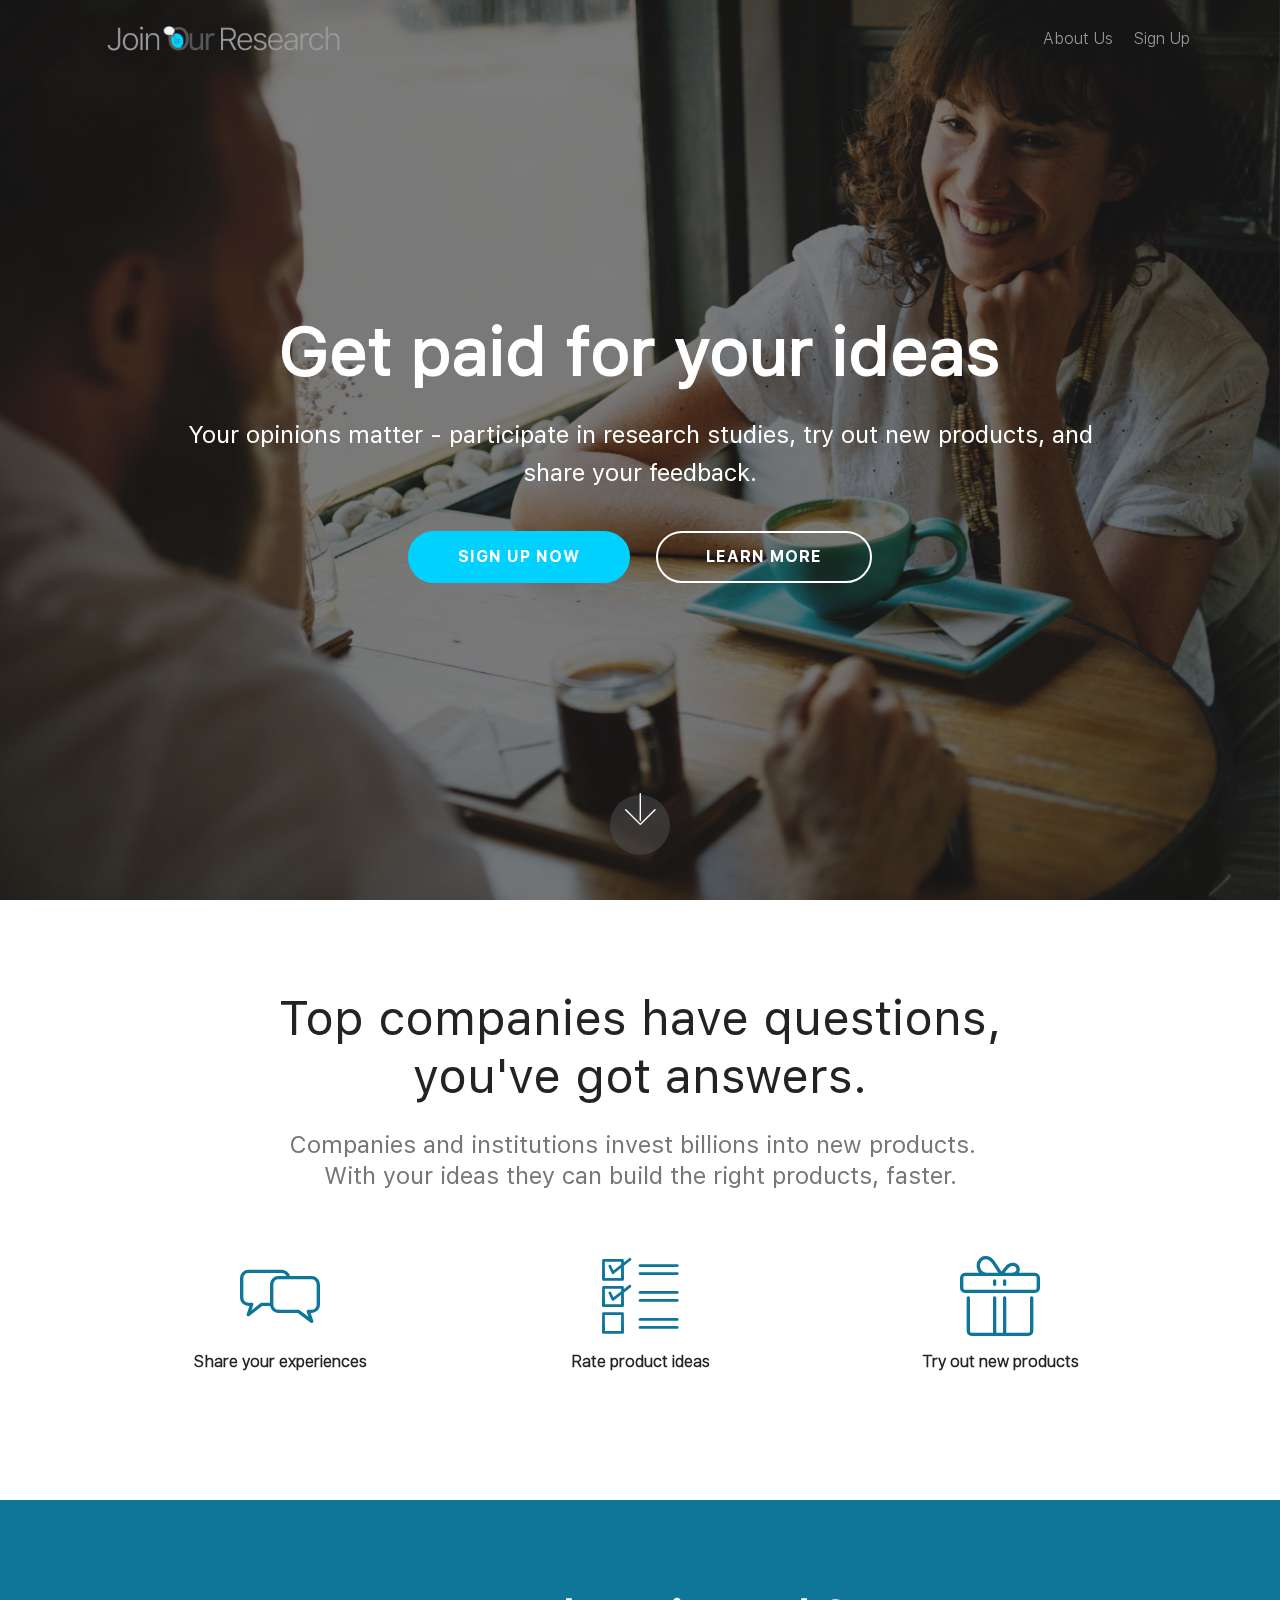
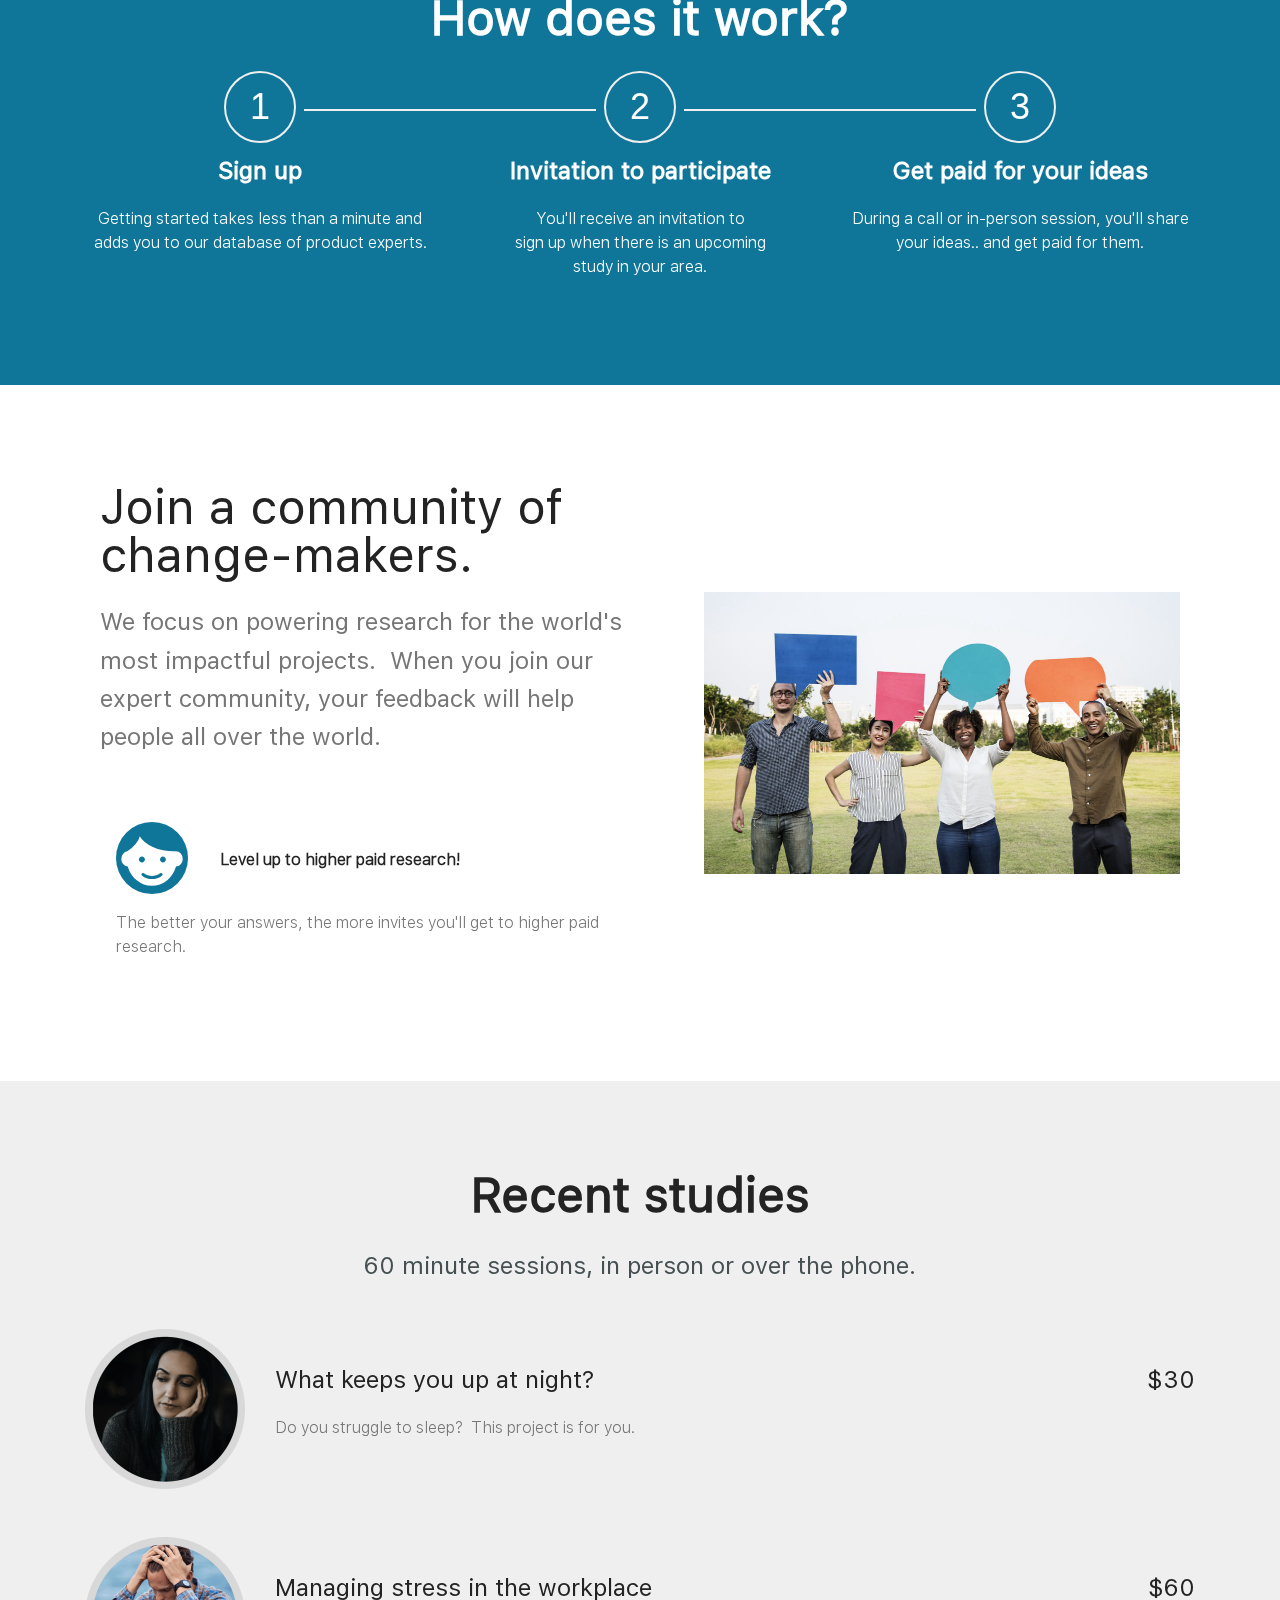
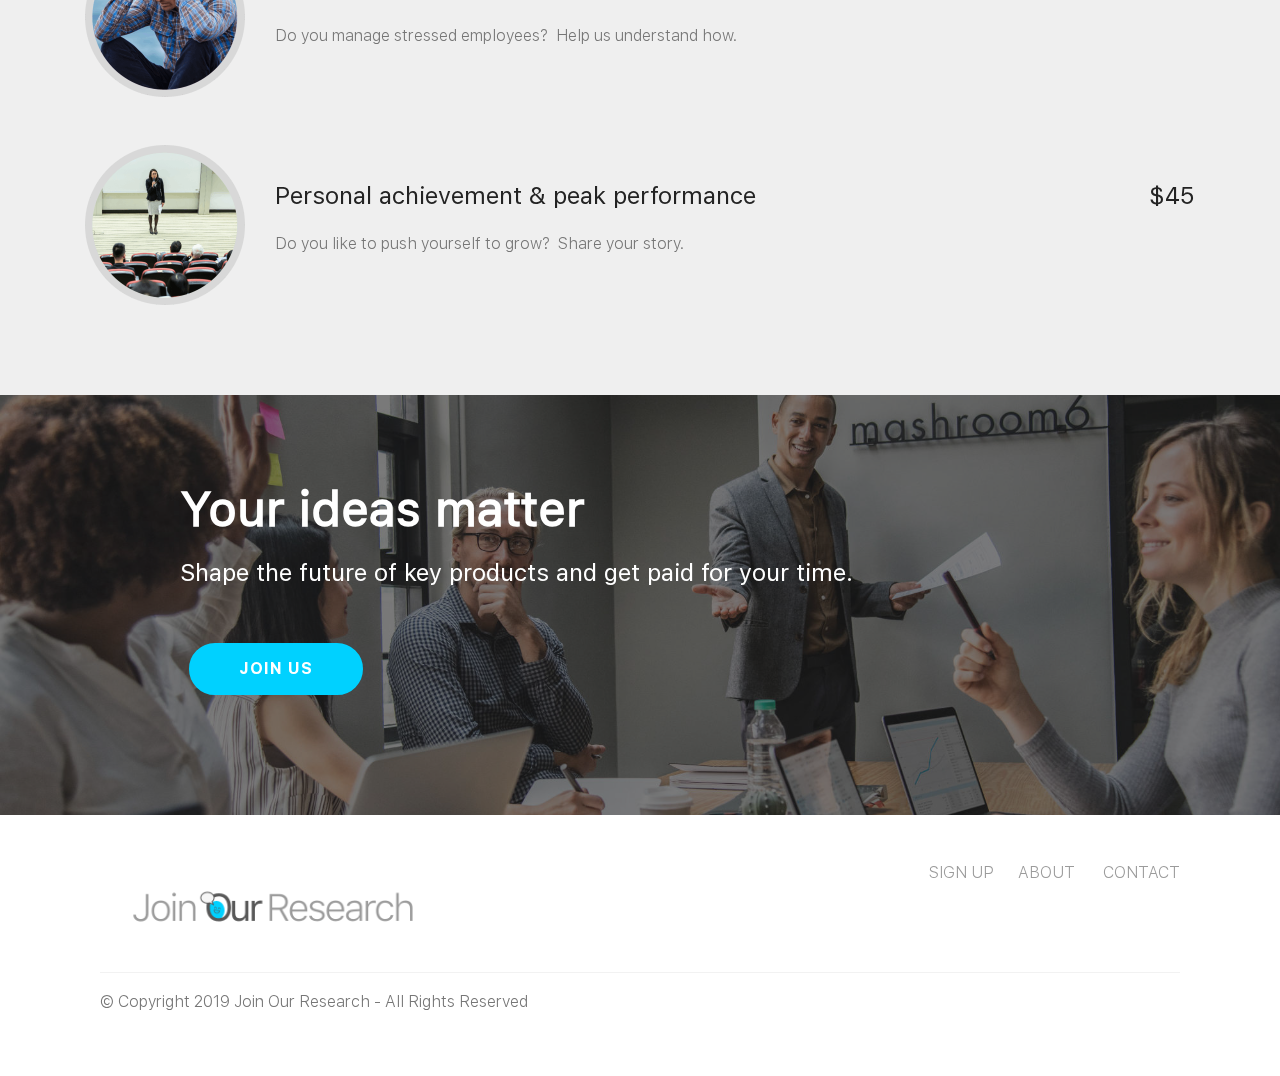
<file: index.html>
<!DOCTYPE html>
<html  >
<head>
  <!-- Site made with Mobirise Website Builder v4.10.7, https://mobirise.com -->
  <meta charset="UTF-8">
  <meta http-equiv="X-UA-Compatible" content="IE=edge">
  <meta name="generator" content="Mobirise v4.10.7, mobirise.com">
  <meta name="viewport" content="width=device-width, initial-scale=1, minimum-scale=1">
  <link rel="shortcut icon" href="assets/images/facewithbubble-logo-full2x-51x59.png" type="image/x-icon">
  <meta name="description" content="Get paid for your ideas. Sign up to help worthy research projects in your area and get paid for your ideas.">
  
  <title>Join Our Research</title>
  <link rel="stylesheet" href="assets/bootstrap-material-design-font/css/material.css">
  <link rel="stylesheet" href="assets/web/assets/mobirise-icons/mobirise-icons.css">
  <link rel="stylesheet" href="assets/icons-mind/style.css">
  <link rel="stylesheet" href="assets/icon54/style.css">
  <link rel="stylesheet" href="assets/tether/tether.min.css">
  <link rel="stylesheet" href="assets/bootstrap/css/bootstrap.min.css">
  <link rel="stylesheet" href="assets/bootstrap/css/bootstrap-grid.min.css">
  <link rel="stylesheet" href="assets/bootstrap/css/bootstrap-reboot.min.css">
  <link rel="stylesheet" href="assets/dropdown/css/style.css">
  <link rel="stylesheet" href="assets/socicon/css/styles.css">
  <link rel="stylesheet" href="assets/theme/css/style.css">
  <link href="assets/fonts/style.css" rel="stylesheet">
  <link rel="stylesheet" href="assets/mobirise/css/mbr-additional.css" type="text/css">
  
  
  <script type="text/javascript">(function(o){var b="https://quickkoala.io/anywhere/",t="c5a6e59408764a0592884f35e0b403a1192c52f8d4b04397b31dbe684e619891",a=window.AutopilotAnywhere={_runQueue:[],run:function(){this._runQueue.push(arguments);}},c=encodeURIComponent,s="SCRIPT",d=document,l=d.getElementsByTagName(s)[0],p="t="+c(d.title||"")+"&u="+c(d.location.href||"")+"&r="+c(d.referrer||""),j="text/javascript",z,y;if(!window.Autopilot) window.Autopilot=a;if(o.app) p="devmode=true&"+p;z=function(src,asy){var e=d.createElement(s);e.src=src;e.type=j;e.async=asy;l.parentNode.insertBefore(e,l);};y=function(){z(b+t+'?'+p,true);};if(window.attachEvent){window.attachEvent("onload",y);}else{window.addEventListener("load",y,false);}})({});</script>
</head>
<body>
  <section class="menu cid-rza0kYbVXV" once="menu" id="menu2-g">

    

    <nav class="navbar navbar-expand beta-menu navbar-dropdown align-items-center navbar-toggleable-sm bg-color transparent">
        <button class="navbar-toggler navbar-toggler-right" type="button" data-toggle="collapse" data-target="#navbarSupportedContent" aria-controls="navbarSupportedContent" aria-expanded="false" aria-label="Toggle navigation">
            <div class="hamburger">
                <span></span>
                <span></span>
                <span></span>
                <span></span>
            </div>
        </button>
        <div class="menu-logo">
            <div class="navbar-brand">
                <span class="navbar-logo">
                    <a href="index.html">
                        <img src="assets/images/logo-rectangle32x-454x96.png" alt="Mobirise" title="" style="height: 3.8rem;">
                    </a>
                </span>
                
            </div>
        </div>
        <div class="collapse navbar-collapse" id="navbarSupportedContent">
            <ul class="navbar-nav nav-dropdown nav-right" data-app-modern-menu="true"><li class="nav-item">
                    <a class="nav-link link text-warning display-7" href="home.html#counters1-9">
                        About Us</a>
                </li><li class="nav-item"><a class="nav-link link text-warning display-7" href="Signup_step1.html">
                        Sign Up</a></li></ul>
            
        </div>
    </nav>
</section>

<section class="engine"><a href="https://mobirise.info">Mobirise</a></section><section class="cid-rvLuS7XelI mbr-fullscreen mbr-parallax-background" id="header2-1">

    

    <div class="mbr-overlay" style="opacity: 0.6; background-color: rgb(35, 35, 35);"></div>

    <div class="container align-center">
        <div class="row justify-content-md-center">
            <div class="mbr-white col-md-10">
                <h1 class="mbr-section-title mbr-bold pb-3 mbr-fonts-style display-1">Get paid for your ideas</h1>
                
                <p class="mbr-text pb-3 mbr-fonts-style display-5">
                    Your opinions matter - participate in research studies, try out new products, and share your feedback.</p>
                <div class="mbr-section-btn"><a class="btn btn-md btn-primary display-4" href="Signup_step1.html">SIGN UP NOW</a>
                    <a class="btn btn-md btn-white-outline display-4" href="home.html#counters1-9">LEARN MORE</a></div>
            </div>
        </div>
    </div>
    <div class="mbr-arrow hidden-sm-down" aria-hidden="true">
        <a href="#next">
            <i class="mbri-down mbr-iconfont"></i>
        </a>
    </div>
</section>

<section class="counters1 counters cid-rvLA1g0QdQ" id="counters1-9">

    

    

    <div class="container">
        <h2 class="mbr-section-title pb-3 align-center mbr-fonts-style display-2">
            Top companies have questions,<br>you've got answers.</h2>
        <h3 class="mbr-section-subtitle mbr-fonts-style display-5">Companies and institutions invest billions into new products. &nbsp;<br>With your ideas they can build the right products, faster.<br></h3>

        <div class="container pt-4 mt-2">
            <div class="media-container-row">
                <div class="card p-3 align-center col-12 col-md-6 col-lg-4">
                    <div class="panel-item p-3">
                        <div class="card-img pb-3">
                            <span class="mbr-iconfont icon54-v1-chat-3" style="color: rgb(15, 118, 153); fill: rgb(15, 118, 153);"></span>
                        </div>

                        <div class="card-text">
                            <h4 class="mbr-content-title mbr-bold mbr-fonts-style display-7">
                                Share your experiences</h4>
                            
                        </div>
                    </div>
                </div>


                <div class="card p-3 align-center col-12 col-md-6 col-lg-4">
                    <div class="panel-item p-3">
                        <div class="card-img pb-3">
                            <span class="mbr-iconfont imind-check" style="color: rgb(15, 118, 153); fill: rgb(15, 118, 153);"></span>
                        </div>
                        <div class="card-text">                        
                            <h4 class="mbr-content-title mbr-bold mbr-fonts-style display-7">
                                Rate product ideas</h4>
                            
                        </div>
                    </div>
                </div>

                <div class="card p-3 align-center col-12 col-md-6 col-lg-4">
                    <div class="panel-item p-3">
                        <div class="card-img pb-3">
                            <span class="mbr-iconfont mbri-gift" style="color: rgb(15, 118, 153); fill: rgb(15, 118, 153);"></span>
                        </div>
                        <div class="card-text">
                            
                            <h4 class="mbr-content-title mbr-bold mbr-fonts-style display-7">
                                Try out new products</h4>
                            
                        </div>
                    </div>
                </div>


                
            </div>
        </div>
   </div>
</section>

<section class="step2 cid-rvLv4klKCw" id="step2-3">

    

    
    
    <div class="container">
        <h2 class="mbr-section-title pb-3 mbr-fonts-style align-center display-2"><strong>How does it work?</strong></h2>
        
        <div class="step-container row justify-content-center">
            <div class="card col-12 col-md-4 separline">
                <div class="step-element">
                    <div class="step-wrapper pb-3">
                        <h3 class="step d-flex align-items-center justify-content-center m-auto">
                            1
                        </h3>
                    </div>          
                    <div class="step-text-content align-center">
                        <h4 class="mbr-step-title pb-3 mbr-fonts-style display-5"><strong>Sign up</strong></h4>
                        <p class="mbr-step-text mbr-fonts-style display-7">Getting started takes less than a minute and adds you to our database of product experts.</p>
                    </div>
                </div>
            </div>

            <div class="card col-12 separline col-md-4">
                <div class="step-element">
                    <div class="step-wrapper pb-3">
                        <h3 class="step d-flex align-items-center justify-content-center m-auto">
                            2
                        </h3>
                    </div>          
                    <div class="step-text-content align-center">
                        <h4 class="mbr-step-title pb-3 mbr-fonts-style display-5"><strong>Invitation to participate</strong></h4>
                        <p class="mbr-step-text mbr-fonts-style display-7">
                            You'll receive an invitation to<br>sign up when there is an upcoming<br>study in your area.</p>
                    </div>
                </div>
            </div>

            <div class="card col-md-4 col-12 separline last-child">
                <div class="step-element">
                    <div class="step-wrapper pb-3">
                        <h3 class="step d-flex align-items-center justify-content-center m-auto">
                            3
                        </h3>
                    </div>          
                    <div class="step-text-content align-center">
                        <h4 class="mbr-step-title pb-3 mbr-fonts-style display-5"><strong>Get paid for your ideas</strong></h4>
                        <p class="mbr-step-text mbr-fonts-style display-7">
                            During a call or in-person session, you'll share your ideas.. and get paid for them.</p>
                    </div>
                </div>
            </div>

            
            
            
            
            
            
            
            
            
            
            
        </div>
    </div>
</section>

<section class="features11 cid-ryAxbZa23C" id="features11-f">

    

    

    <div class="container">   
        <div class="col-md-12">
            <div class="media-container-row">
                <div class="mbr-figure m-auto" style="width: 50%;">
                    <img src="assets/images/mbr-952x563.jpg" alt="Mobirise" title="">
                </div>
                <div class=" align-left aside-content">
                    <h2 class="mbr-title pt-2 mbr-fonts-style display-2">Join a community of change-makers.</h2>
                    <div class="mbr-section-text">
                        <p class="mbr-text mb-5 pt-3 mbr-light mbr-fonts-style display-5">We focus on powering research for the world's most impactful projects. &nbsp;When you join our expert community, your feedback will help people all over the world.</p>
                    </div>

                    <div class="block-content">
                        <div class="card p-3 pr-3">
                            <div class="media">
                                <div class=" align-self-center card-img pb-3">
                                    <span class="mbr-iconfont mdi-action-face-unlock" style="color: rgb(15, 118, 153); fill: rgb(15, 118, 153);"></span>
                                </div>     
                                <div class="media-body">
                                    <h4 class="card-title mbr-fonts-style display-7"><strong>
                                        Level up to higher paid research!</strong></h4>
                                </div>
                            </div>                

                            <div class="card-box">
                                <p class="block-text mbr-fonts-style display-7">
                                   The better your answers, the more invites you'll get to higher paid research.</p>
                            </div>
                        </div>

                        
                    </div>
                </div>
            </div>
        </div> 
    </div>          
</section>

<section class="services6 cid-rvLFTDzNu0" id="services6-c">
    <!---->
    
    <!---->
    <!--Overlay-->
    
    <!--Container-->
    <div class="container">
        <div class="row">
            <!--Titles-->
            <div class="title col-12">
                <h2 class="align-left mbr-fonts-style m-0 display-2"><strong>Recent studies</strong></h2>
                <h3 class="mbr-section-subtitle mbr-light mbr-fonts-style display-5"><br>60 minute sessions, in person or over the phone.</h3>
            </div>
            <!--Card-1-->
            <div class="card col-12 pb-5">
                <div class="card-wrapper media-container-row media-container-row">
                    <div class="card-box">
                        <div class="row">
                            <div class="col-12 col-md-2">
                                <!--Image-->
                                <div class="mbr-figure">
                                    <img src="assets/images/sleep2x-320x320.png" alt="Mobirise" title="">
                                </div>
                            </div>
                            <div class="col-12 col-md-10">
                                <div class="wrapper">
                                    <div class="top-line pb-3">
                                        <h4 class="card-title mbr-fonts-style display-5">What keeps you up at night?</h4>
                                        <p class="mbr-text cost mbr-fonts-style m-0 display-5">
                                            $30
                                        </p>
                                    </div>
                                    <div class="bottom-line">
                                        <p class="mbr-text mbr-fonts-style display-7">
                                            Do you struggle to sleep? &nbsp;This project is for you.</p>
                                    </div>
                                </div>
                            </div>
                        </div>
                    </div>
                </div>
            </div>
            <!--Card-2-->
            <div class="card col-12 pb-5">
                <div class="card-wrapper media-container-row media-container-row">
                    <div class="card-box">
                        <div class="row">
                            <div class="col-12 col-md-2">
                                <!--Image-->
                                <div class="mbr-figure">
                                    <img src="assets/images/stressatwork2x-320x320.png" alt="Mobirise" title="">
                                </div>
                            </div>
                            <div class="col-12 col-md-10">
                                <div class="wrapper">
                                    <div class="top-line pb-3">
                                        <h4 class="card-title mbr-fonts-style display-5">Managing stress in the workplace</h4>
                                        <p class="mbr-text cost mbr-fonts-style m-0 display-5">
                                            $60</p>
                                    </div>
                                    <div class="bottom-line">
                                        <p class="mbr-text mbr-fonts-style display-7">
                                            Do you manage stressed employees? &nbsp;Help us understand how.</p>
                                    </div>
                                </div>
                            </div>
                        </div>
                    </div>
                </div>
            </div>
            <!--Card-3-->
            <div class="card col-12">
                <div class="card-wrapper media-container-row media-container-row">
                    <div class="card-box">
                        <div class="row">
                            <div class="col-12 col-md-2">
                                <!--Image-->
                                <div class="mbr-figure">
                                    <img src="assets/images/peakperformance22x-320x320.png" alt="Mobirise" title="">
                                </div>
                            </div>
                            <div class="col-12 col-md-10">
                                <div class="wrapper">
                                    <div class="top-line pb-3">
                                        <h4 class="card-title mbr-fonts-style display-5">Personal achievement &amp; peak performance</h4>
                                        <p class="mbr-text cost mbr-fonts-style m-0 display-5">
                                            $45
                                        </p>
                                    </div>
                                    <div class="bottom-line">
                                        <p class="mbr-text mbr-fonts-style display-7">
                                            Do you like to push yourself to grow? &nbsp;Share your story.</p>
                                    </div>
                                </div>
                            </div>
                        </div>
                    </div>
                </div>
            </div>
            <!--Card-4-->
            
            <!--Card-5-->
            
            <!--Card-6-->
            
        </div>
    </div>
</section>

<section class="mbr-section info3 cid-rzap8UP6Rx" id="info3-m">

    

    <div class="mbr-overlay" style="opacity: 0.6; background-color: rgb(35, 35, 35);">
    </div>

    <div class="container">
        <div class="row justify-content-center">
            <div class="media-container-column title col-12 col-md-10">
                <h2 class="align-left mbr-bold mbr-white pb-3 mbr-fonts-style display-2">Your ideas matter</h2>
                <h3 class="mbr-section-subtitle align-left mbr-light mbr-white pb-3 mbr-fonts-style display-5">Shape the future of key products and get paid for your time.</h3>
                
                <div class="mbr-section-btn align-left py-4"><a class="btn btn-primary display-4" href="Signup_step1.html">JOIN US</a></div>
            </div>
        </div>
    </div>
</section>

<section class="cid-rzaurgIVkq" id="footer5-g">

    

    

    <div class="container">
        <div class="media-container-row">
            <div class="col-md-3">
                <div class="media-wrap">
                    <a href="https://mobirise.co/">
                       <img src="assets/images/logo-rectangle42x-730x202.png" alt="Mobirise" title="">
                    </a>
                </div>
            </div>
            <div class="col-md-9">
                <p class="mbr-text align-right links mbr-fonts-style display-7">&nbsp; &nbsp; &nbsp;<a href="Signup_step1.html" class="text-warning">SIGN UP</a>&nbsp; &nbsp; &nbsp;&nbsp;<a href="home.html#counters1-9" class="text-warning">ABOUT</a>&nbsp; &nbsp; &nbsp; &nbsp;<a href="#" class="text-warning">CONTACT</a>
                </p>
            </div>
        </div>
        <div class="footer-lower">
            <div class="media-container-row">
                <div class="col-md-12">
                    <hr>
                </div>
            </div>
            <div class="media-container-row mbr-white">
                <div class="col-md-6 copyright">
                    <p class="mbr-text mbr-fonts-style display-7">
                        © Copyright 2019 Join Our Research - All Rights Reserved
                    </p>
                </div>
                <div class="col-md-6">
                    
                </div>
            </div>
        </div>
    </div>
</section>


  <script src="assets/web/assets/jquery/jquery.min.js"></script>
  <script src="assets/popper/popper.min.js"></script>
  <script src="assets/tether/tether.min.js"></script>
  <script src="assets/bootstrap/js/bootstrap.min.js"></script>
  <script src="assets/parallax/jarallax.min.js"></script>
  <script src="assets/viewportchecker/jquery.viewportchecker.js"></script>
  <script src="assets/smoothscroll/smooth-scroll.js"></script>
  <script src="assets/dropdown/js/nav-dropdown.js"></script>
  <script src="assets/dropdown/js/navbar-dropdown.js"></script>
  <script src="assets/touchswipe/jquery.touch-swipe.min.js"></script>
  <script src="assets/theme/js/script.js"></script>
  
  
</body>
</html>
</file>
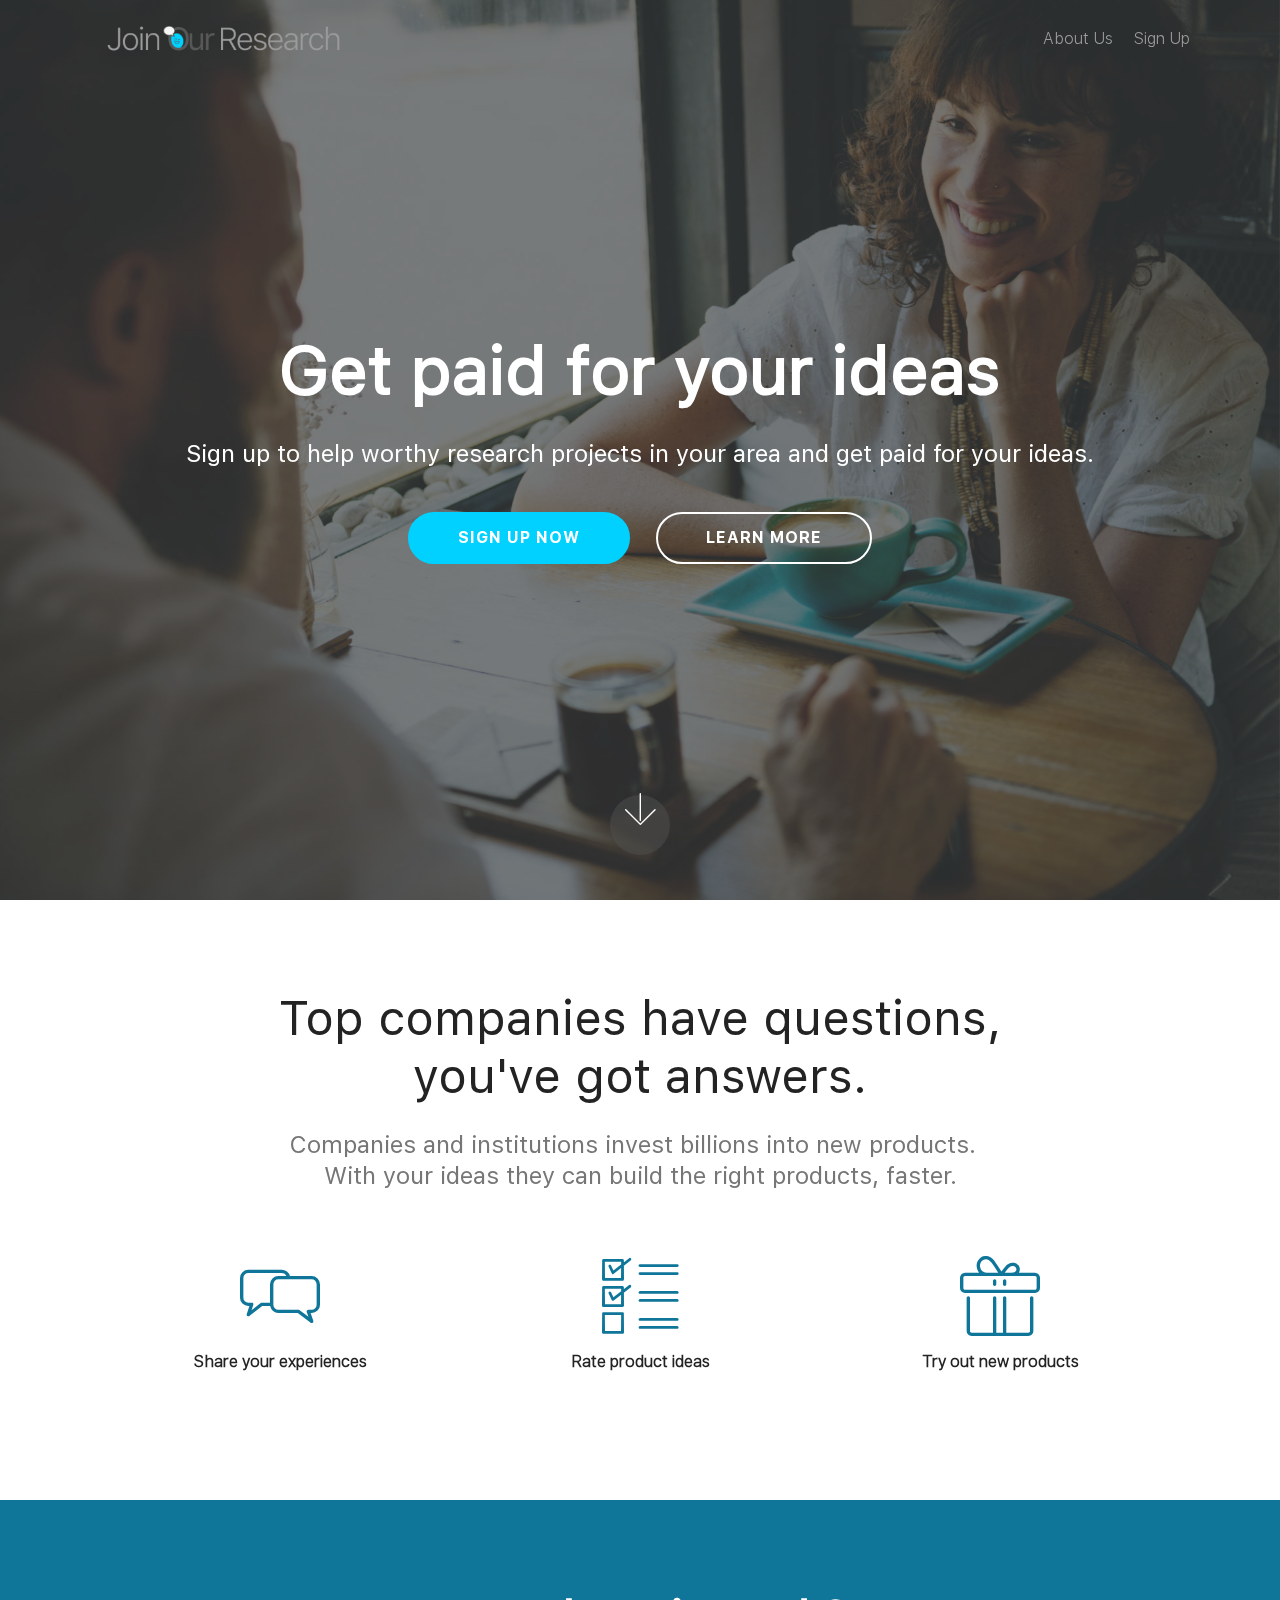
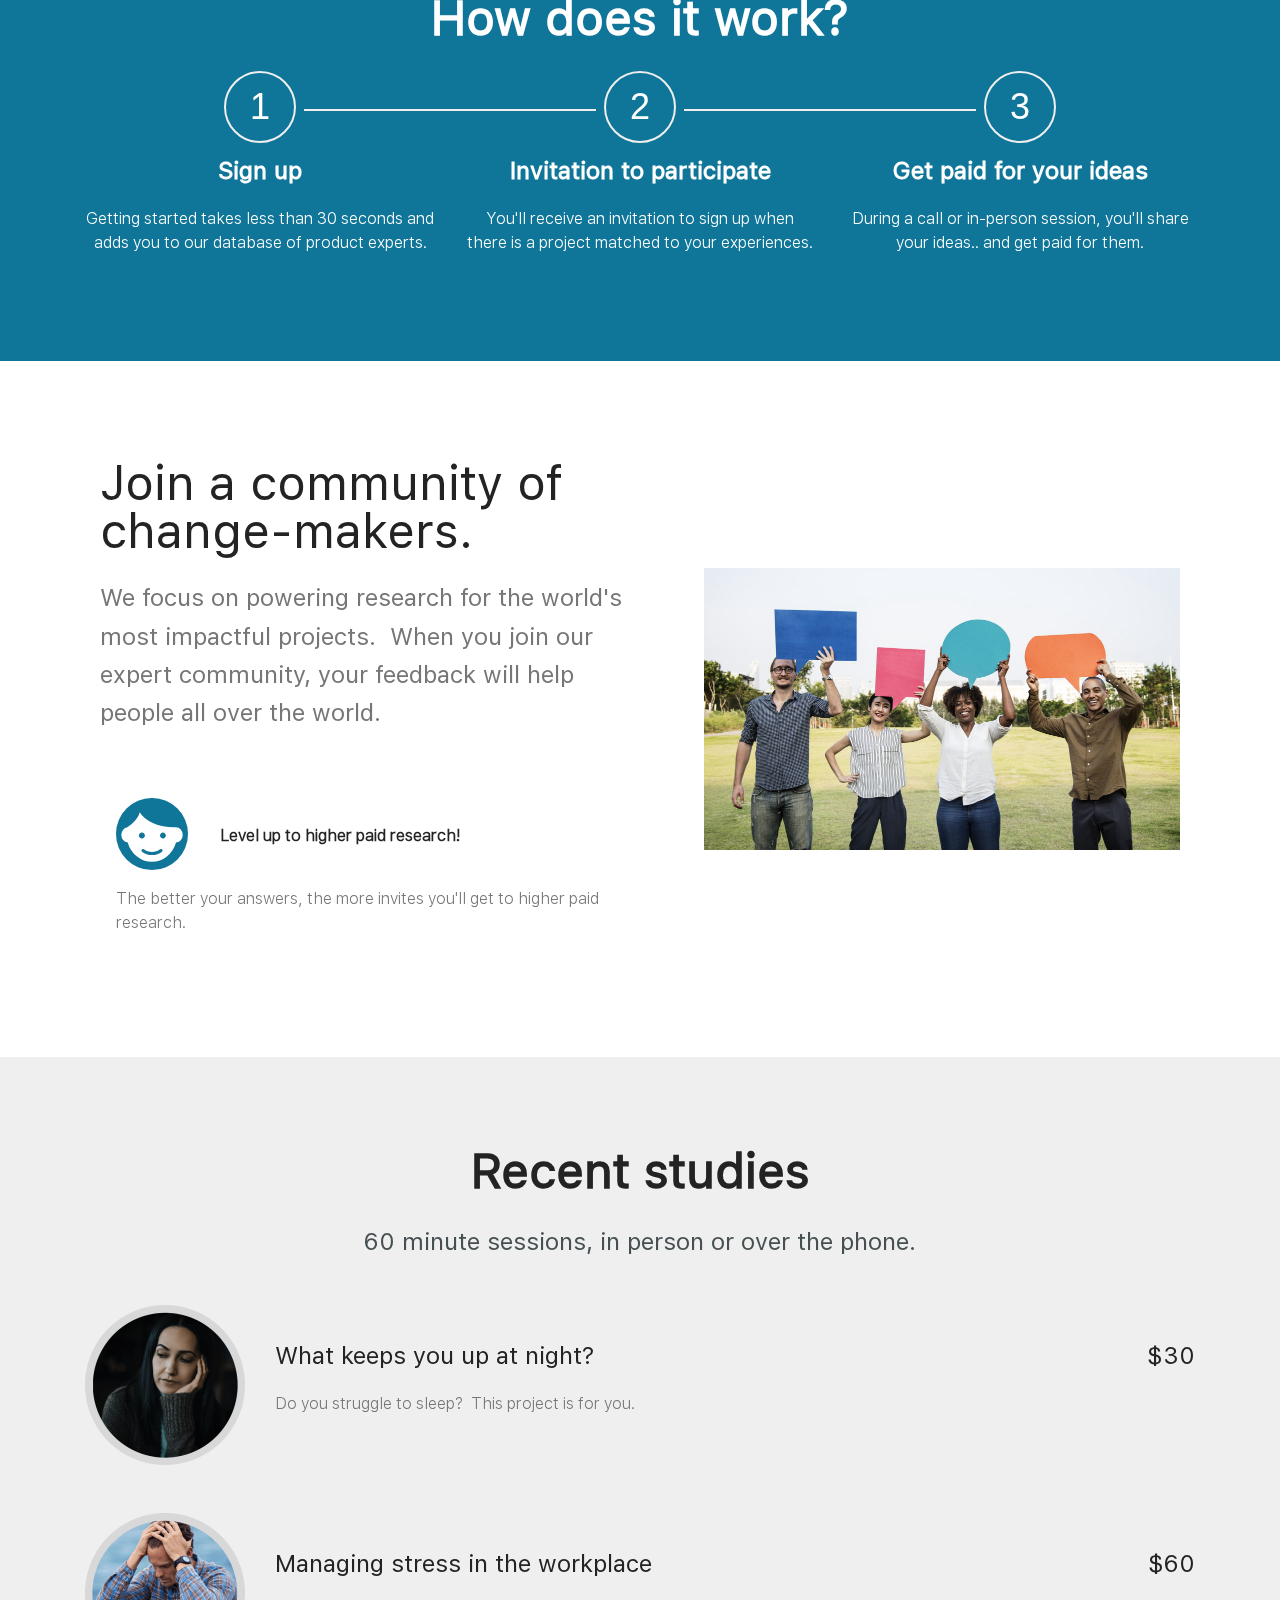
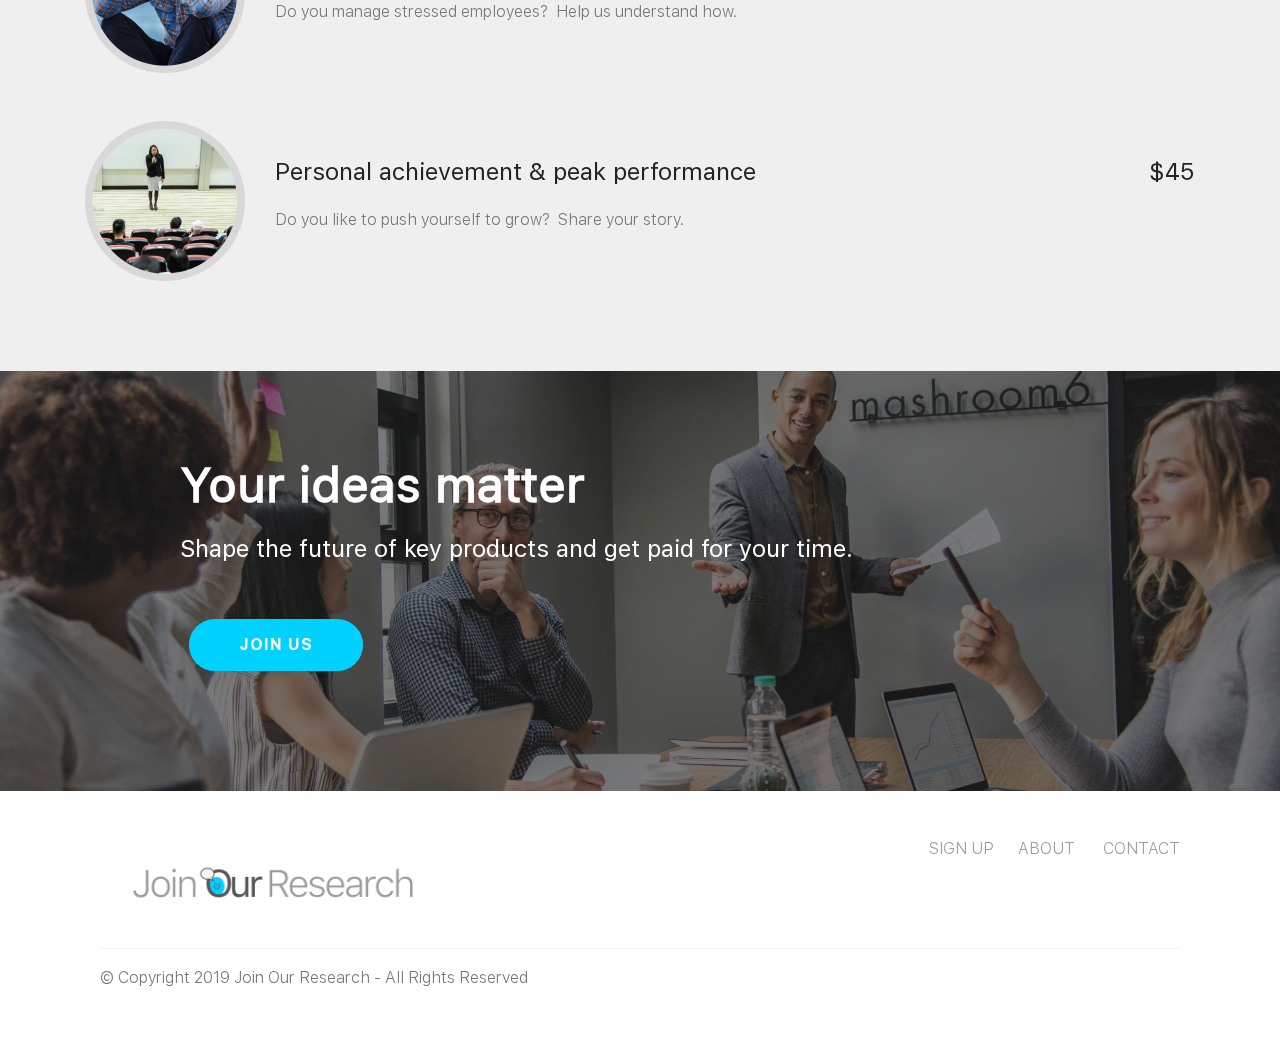
<file: home.html>
<!DOCTYPE html>
<html  >
<head>
  <!-- Site made with Mobirise Website Builder v4.10.7, https://mobirise.com -->
  <meta charset="UTF-8">
  <meta http-equiv="X-UA-Compatible" content="IE=edge">
  <meta name="generator" content="Mobirise v4.10.7, mobirise.com">
  <meta name="viewport" content="width=device-width, initial-scale=1, minimum-scale=1">
  <link rel="shortcut icon" href="assets/images/facewithbubble-logo-full2x-51x59.png" type="image/x-icon">
  <meta name="description" content="">
  
  <title>Join Our Research</title>
  <link rel="stylesheet" href="assets/bootstrap-material-design-font/css/material.css">
  <link rel="stylesheet" href="assets/web/assets/mobirise-icons/mobirise-icons.css">
  <link rel="stylesheet" href="assets/icons-mind/style.css">
  <link rel="stylesheet" href="assets/icon54/style.css">
  <link rel="stylesheet" href="assets/tether/tether.min.css">
  <link rel="stylesheet" href="assets/bootstrap/css/bootstrap.min.css">
  <link rel="stylesheet" href="assets/bootstrap/css/bootstrap-grid.min.css">
  <link rel="stylesheet" href="assets/bootstrap/css/bootstrap-reboot.min.css">
  <link rel="stylesheet" href="assets/dropdown/css/style.css">
  <link rel="stylesheet" href="assets/socicon/css/styles.css">
  <link rel="stylesheet" href="assets/theme/css/style.css">
  <link href="assets/fonts/style.css" rel="stylesheet">
  <link rel="stylesheet" href="assets/mobirise/css/mbr-additional.css" type="text/css">
  
  
  <script type="text/javascript">(function(o){var b="https://quickkoala.io/anywhere/",t="c5a6e59408764a0592884f35e0b403a1192c52f8d4b04397b31dbe684e619891",a=window.AutopilotAnywhere={_runQueue:[],run:function(){this._runQueue.push(arguments);}},c=encodeURIComponent,s="SCRIPT",d=document,l=d.getElementsByTagName(s)[0],p="t="+c(d.title||"")+"&u="+c(d.location.href||"")+"&r="+c(d.referrer||""),j="text/javascript",z,y;if(!window.Autopilot) window.Autopilot=a;if(o.app) p="devmode=true&"+p;z=function(src,asy){var e=d.createElement(s);e.src=src;e.type=j;e.async=asy;l.parentNode.insertBefore(e,l);};y=function(){z(b+t+'?'+p,true);};if(window.attachEvent){window.attachEvent("onload",y);}else{window.addEventListener("load",y,false);}})({});</script>
</head>
<body>
  <section class="menu cid-rza0kYbVXV" once="menu" id="menu2-g">

    

    <nav class="navbar navbar-expand beta-menu navbar-dropdown align-items-center navbar-toggleable-sm bg-color transparent">
        <button class="navbar-toggler navbar-toggler-right" type="button" data-toggle="collapse" data-target="#navbarSupportedContent" aria-controls="navbarSupportedContent" aria-expanded="false" aria-label="Toggle navigation">
            <div class="hamburger">
                <span></span>
                <span></span>
                <span></span>
                <span></span>
            </div>
        </button>
        <div class="menu-logo">
            <div class="navbar-brand">
                <span class="navbar-logo">
                    <a href="home.html#header2-1">
                        <img src="assets/images/logo-rectangle32x-454x96.png" alt="Mobirise" title="" style="height: 3.8rem;">
                    </a>
                </span>
                
            </div>
        </div>
        <div class="collapse navbar-collapse" id="navbarSupportedContent">
            <ul class="navbar-nav nav-dropdown nav-right" data-app-modern-menu="true"><li class="nav-item">
                    <a class="nav-link link text-warning display-7" href="home.html#counters1-9">
                        About Us</a>
                </li><li class="nav-item"><a class="nav-link link text-warning display-7" href="Signup_step1.html#header10-t" target="_blank">
                        Sign Up</a></li></ul>
            
        </div>
    </nav>
</section>

<section class="engine"><a href="https://mobirise.info/r">bootstrap template</a></section><section class="cid-rvLuS7XelI mbr-fullscreen mbr-parallax-background" id="header2-1">

    

    <div class="mbr-overlay" style="opacity: 0.7; background-color: rgb(61, 66, 67);"></div>

    <div class="container align-center">
        <div class="row justify-content-md-center">
            <div class="mbr-white col-md-10">
                <h1 class="mbr-section-title mbr-bold pb-3 mbr-fonts-style display-1">Get paid for your ideas</h1>
                
                <p class="mbr-text pb-3 mbr-fonts-style display-5">
                    Sign up to help worthy research projects in your area and get paid for your ideas.</p>
                <div class="mbr-section-btn"><a class="btn btn-md btn-primary display-4" href="Signup_step1.html#header10-t">SIGN UP NOW</a>
                    <a class="btn btn-md btn-white-outline display-4" href="home.html#counters1-9">LEARN MORE</a></div>
            </div>
        </div>
    </div>
    <div class="mbr-arrow hidden-sm-down" aria-hidden="true">
        <a href="#next">
            <i class="mbri-down mbr-iconfont"></i>
        </a>
    </div>
</section>

<section class="counters1 counters cid-rvLA1g0QdQ" id="counters1-9">

    

    

    <div class="container">
        <h2 class="mbr-section-title pb-3 align-center mbr-fonts-style display-2">
            Top companies have questions,<br>you've got answers.</h2>
        <h3 class="mbr-section-subtitle mbr-fonts-style display-5">Companies and institutions invest billions into new products. &nbsp;<br>With your ideas they can build the right products, faster.<br></h3>

        <div class="container pt-4 mt-2">
            <div class="media-container-row">
                <div class="card p-3 align-center col-12 col-md-6 col-lg-4">
                    <div class="panel-item p-3">
                        <div class="card-img pb-3">
                            <span class="mbr-iconfont icon54-v1-chat-3" style="color: rgb(15, 118, 153); fill: rgb(15, 118, 153);"></span>
                        </div>

                        <div class="card-text">
                            <h4 class="mbr-content-title mbr-bold mbr-fonts-style display-7">
                                Share your experiences</h4>
                            
                        </div>
                    </div>
                </div>


                <div class="card p-3 align-center col-12 col-md-6 col-lg-4">
                    <div class="panel-item p-3">
                        <div class="card-img pb-3">
                            <span class="mbr-iconfont imind-check" style="color: rgb(15, 118, 153); fill: rgb(15, 118, 153);"></span>
                        </div>
                        <div class="card-text">                        
                            <h4 class="mbr-content-title mbr-bold mbr-fonts-style display-7">
                                Rate product ideas</h4>
                            
                        </div>
                    </div>
                </div>

                <div class="card p-3 align-center col-12 col-md-6 col-lg-4">
                    <div class="panel-item p-3">
                        <div class="card-img pb-3">
                            <span class="mbr-iconfont mbri-gift" style="color: rgb(15, 118, 153); fill: rgb(15, 118, 153);"></span>
                        </div>
                        <div class="card-text">
                            
                            <h4 class="mbr-content-title mbr-bold mbr-fonts-style display-7">
                                Try out new products</h4>
                            
                        </div>
                    </div>
                </div>


                
            </div>
        </div>
   </div>
</section>

<section class="step2 cid-rvLv4klKCw" id="step2-3">

    

    
    
    <div class="container">
        <h2 class="mbr-section-title pb-3 mbr-fonts-style align-center display-2"><strong>How does it work?</strong></h2>
        
        <div class="step-container row justify-content-center">
            <div class="card col-12 col-md-4 separline">
                <div class="step-element">
                    <div class="step-wrapper pb-3">
                        <h3 class="step d-flex align-items-center justify-content-center m-auto">
                            1
                        </h3>
                    </div>          
                    <div class="step-text-content align-center">
                        <h4 class="mbr-step-title pb-3 mbr-fonts-style display-5"><strong>Sign up</strong></h4>
                        <p class="mbr-step-text mbr-fonts-style display-7">Getting started takes less than 30 seconds and adds you to our database of product experts.</p>
                    </div>
                </div>
            </div>

            <div class="card col-12 separline col-md-4">
                <div class="step-element">
                    <div class="step-wrapper pb-3">
                        <h3 class="step d-flex align-items-center justify-content-center m-auto">
                            2
                        </h3>
                    </div>          
                    <div class="step-text-content align-center">
                        <h4 class="mbr-step-title pb-3 mbr-fonts-style display-5"><strong>Invitation to participate</strong></h4>
                        <p class="mbr-step-text mbr-fonts-style display-7">
                            You'll receive an invitation to sign up when there is a project matched to your experiences.</p>
                    </div>
                </div>
            </div>

            <div class="card col-md-4 col-12 separline last-child">
                <div class="step-element">
                    <div class="step-wrapper pb-3">
                        <h3 class="step d-flex align-items-center justify-content-center m-auto">
                            3
                        </h3>
                    </div>          
                    <div class="step-text-content align-center">
                        <h4 class="mbr-step-title pb-3 mbr-fonts-style display-5"><strong>Get paid for your ideas</strong></h4>
                        <p class="mbr-step-text mbr-fonts-style display-7">
                            During a call or in-person session, you'll share your ideas.. and get paid for them.</p>
                    </div>
                </div>
            </div>

            
            
            
            
            
            
            
            
            
            
            
        </div>
    </div>
</section>

<section class="features11 cid-ryAxbZa23C" id="features11-f">

    

    

    <div class="container">   
        <div class="col-md-12">
            <div class="media-container-row">
                <div class="mbr-figure m-auto" style="width: 50%;">
                    <img src="assets/images/mbr-952x563.jpg" alt="Mobirise" title="">
                </div>
                <div class=" align-left aside-content">
                    <h2 class="mbr-title pt-2 mbr-fonts-style display-2">Join a community of change-makers.</h2>
                    <div class="mbr-section-text">
                        <p class="mbr-text mb-5 pt-3 mbr-light mbr-fonts-style display-5">We focus on powering research for the world's most impactful projects. &nbsp;When you join our expert community, your feedback will help people all over the world.</p>
                    </div>

                    <div class="block-content">
                        <div class="card p-3 pr-3">
                            <div class="media">
                                <div class=" align-self-center card-img pb-3">
                                    <span class="mbr-iconfont mdi-action-face-unlock" style="color: rgb(15, 118, 153); fill: rgb(15, 118, 153);"></span>
                                </div>     
                                <div class="media-body">
                                    <h4 class="card-title mbr-fonts-style display-7"><strong>
                                        Level up to higher paid research!</strong></h4>
                                </div>
                            </div>                

                            <div class="card-box">
                                <p class="block-text mbr-fonts-style display-7">
                                   The better your answers, the more invites you'll get to higher paid research.</p>
                            </div>
                        </div>

                        
                    </div>
                </div>
            </div>
        </div> 
    </div>          
</section>

<section class="services6 cid-rvLFTDzNu0" id="services6-c">
    <!---->
    
    <!---->
    <!--Overlay-->
    
    <!--Container-->
    <div class="container">
        <div class="row">
            <!--Titles-->
            <div class="title col-12">
                <h2 class="align-left mbr-fonts-style m-0 display-2"><strong>Recent studies</strong></h2>
                <h3 class="mbr-section-subtitle mbr-light mbr-fonts-style display-5"><br>60 minute sessions, in person or over the phone.</h3>
            </div>
            <!--Card-1-->
            <div class="card col-12 pb-5">
                <div class="card-wrapper media-container-row media-container-row">
                    <div class="card-box">
                        <div class="row">
                            <div class="col-12 col-md-2">
                                <!--Image-->
                                <div class="mbr-figure">
                                    <img src="assets/images/sleep2x-320x320.png" alt="Mobirise" title="">
                                </div>
                            </div>
                            <div class="col-12 col-md-10">
                                <div class="wrapper">
                                    <div class="top-line pb-3">
                                        <h4 class="card-title mbr-fonts-style display-5">What keeps you up at night?</h4>
                                        <p class="mbr-text cost mbr-fonts-style m-0 display-5">
                                            $30
                                        </p>
                                    </div>
                                    <div class="bottom-line">
                                        <p class="mbr-text mbr-fonts-style display-7">
                                            Do you struggle to sleep? &nbsp;This project is for you.</p>
                                    </div>
                                </div>
                            </div>
                        </div>
                    </div>
                </div>
            </div>
            <!--Card-2-->
            <div class="card col-12 pb-5">
                <div class="card-wrapper media-container-row media-container-row">
                    <div class="card-box">
                        <div class="row">
                            <div class="col-12 col-md-2">
                                <!--Image-->
                                <div class="mbr-figure">
                                    <img src="assets/images/stressatwork2x-320x320.png" alt="Mobirise" title="">
                                </div>
                            </div>
                            <div class="col-12 col-md-10">
                                <div class="wrapper">
                                    <div class="top-line pb-3">
                                        <h4 class="card-title mbr-fonts-style display-5">Managing stress in the workplace</h4>
                                        <p class="mbr-text cost mbr-fonts-style m-0 display-5">
                                            $60</p>
                                    </div>
                                    <div class="bottom-line">
                                        <p class="mbr-text mbr-fonts-style display-7">
                                            Do you manage stressed employees? &nbsp;Help us understand how.</p>
                                    </div>
                                </div>
                            </div>
                        </div>
                    </div>
                </div>
            </div>
            <!--Card-3-->
            <div class="card col-12">
                <div class="card-wrapper media-container-row media-container-row">
                    <div class="card-box">
                        <div class="row">
                            <div class="col-12 col-md-2">
                                <!--Image-->
                                <div class="mbr-figure">
                                    <img src="assets/images/peakperformance22x-320x320.png" alt="Mobirise" title="">
                                </div>
                            </div>
                            <div class="col-12 col-md-10">
                                <div class="wrapper">
                                    <div class="top-line pb-3">
                                        <h4 class="card-title mbr-fonts-style display-5">Personal achievement &amp; peak performance</h4>
                                        <p class="mbr-text cost mbr-fonts-style m-0 display-5">
                                            $45
                                        </p>
                                    </div>
                                    <div class="bottom-line">
                                        <p class="mbr-text mbr-fonts-style display-7">
                                            Do you like to push yourself to grow? &nbsp;Share your story.</p>
                                    </div>
                                </div>
                            </div>
                        </div>
                    </div>
                </div>
            </div>
            <!--Card-4-->
            
            <!--Card-5-->
            
            <!--Card-6-->
            
        </div>
    </div>
</section>

<section class="mbr-section info3 cid-rzap8UP6Rx" id="info3-m">

    

    <div class="mbr-overlay" style="opacity: 0.6; background-color: rgb(35, 35, 35);">
    </div>

    <div class="container">
        <div class="row justify-content-center">
            <div class="media-container-column title col-12 col-md-10">
                <h2 class="align-left mbr-bold mbr-white pb-3 mbr-fonts-style display-2">Your ideas matter</h2>
                <h3 class="mbr-section-subtitle align-left mbr-light mbr-white pb-3 mbr-fonts-style display-5">Shape the future of key products and get paid for your time.</h3>
                
                <div class="mbr-section-btn align-left py-4"><a class="btn btn-primary display-4" href="Signup_step1.html#header10-t">JOIN US</a></div>
            </div>
        </div>
    </div>
</section>

<section class="cid-rzaurgIVkq" id="footer5-g">

    

    

    <div class="container">
        <div class="media-container-row">
            <div class="col-md-3">
                <div class="media-wrap">
                    <a href="https://mobirise.co/">
                       <img src="assets/images/logo-rectangle42x-730x202.png" alt="Mobirise" title="">
                    </a>
                </div>
            </div>
            <div class="col-md-9">
                <p class="mbr-text align-right links mbr-fonts-style display-7">&nbsp; &nbsp; &nbsp;<a href="Signup_step1.html#header10-t" class="text-warning" target="_blank">SIGN UP</a>&nbsp; &nbsp; &nbsp;&nbsp;<a href="home.html#counters1-9" class="text-warning">ABOUT</a>&nbsp; &nbsp; &nbsp; &nbsp;<a href="#" class="text-warning">CONTACT</a>
                </p>
            </div>
        </div>
        <div class="footer-lower">
            <div class="media-container-row">
                <div class="col-md-12">
                    <hr>
                </div>
            </div>
            <div class="media-container-row mbr-white">
                <div class="col-md-6 copyright">
                    <p class="mbr-text mbr-fonts-style display-7">
                        © Copyright 2019 Join Our Research - All Rights Reserved
                    </p>
                </div>
                <div class="col-md-6">
                    
                </div>
            </div>
        </div>
    </div>
</section>


  <script src="assets/web/assets/jquery/jquery.min.js"></script>
  <script src="assets/popper/popper.min.js"></script>
  <script src="assets/tether/tether.min.js"></script>
  <script src="assets/bootstrap/js/bootstrap.min.js"></script>
  <script src="assets/parallax/jarallax.min.js"></script>
  <script src="assets/viewportchecker/jquery.viewportchecker.js"></script>
  <script src="assets/smoothscroll/smooth-scroll.js"></script>
  <script src="assets/dropdown/js/nav-dropdown.js"></script>
  <script src="assets/dropdown/js/navbar-dropdown.js"></script>
  <script src="assets/touchswipe/jquery.touch-swipe.min.js"></script>
  <script src="assets/theme/js/script.js"></script>
  
  
</body>
</html>
</file>
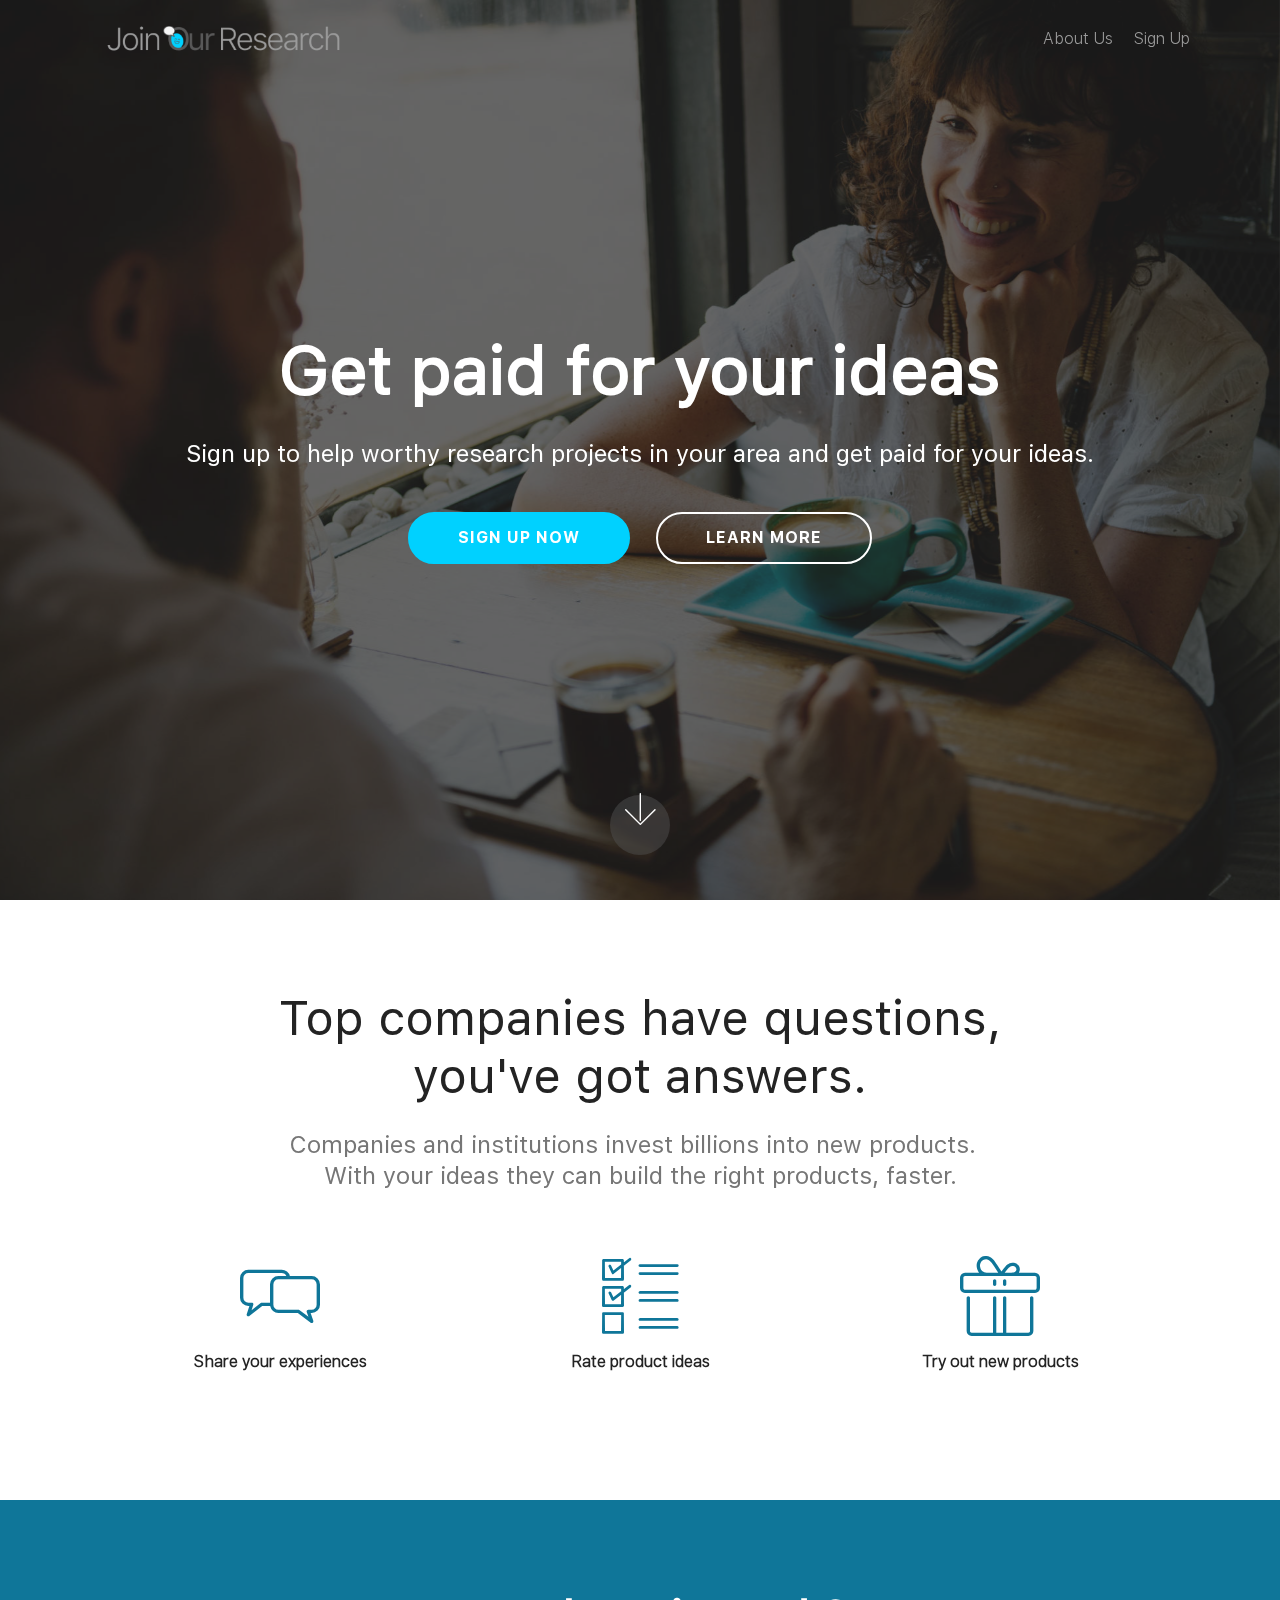
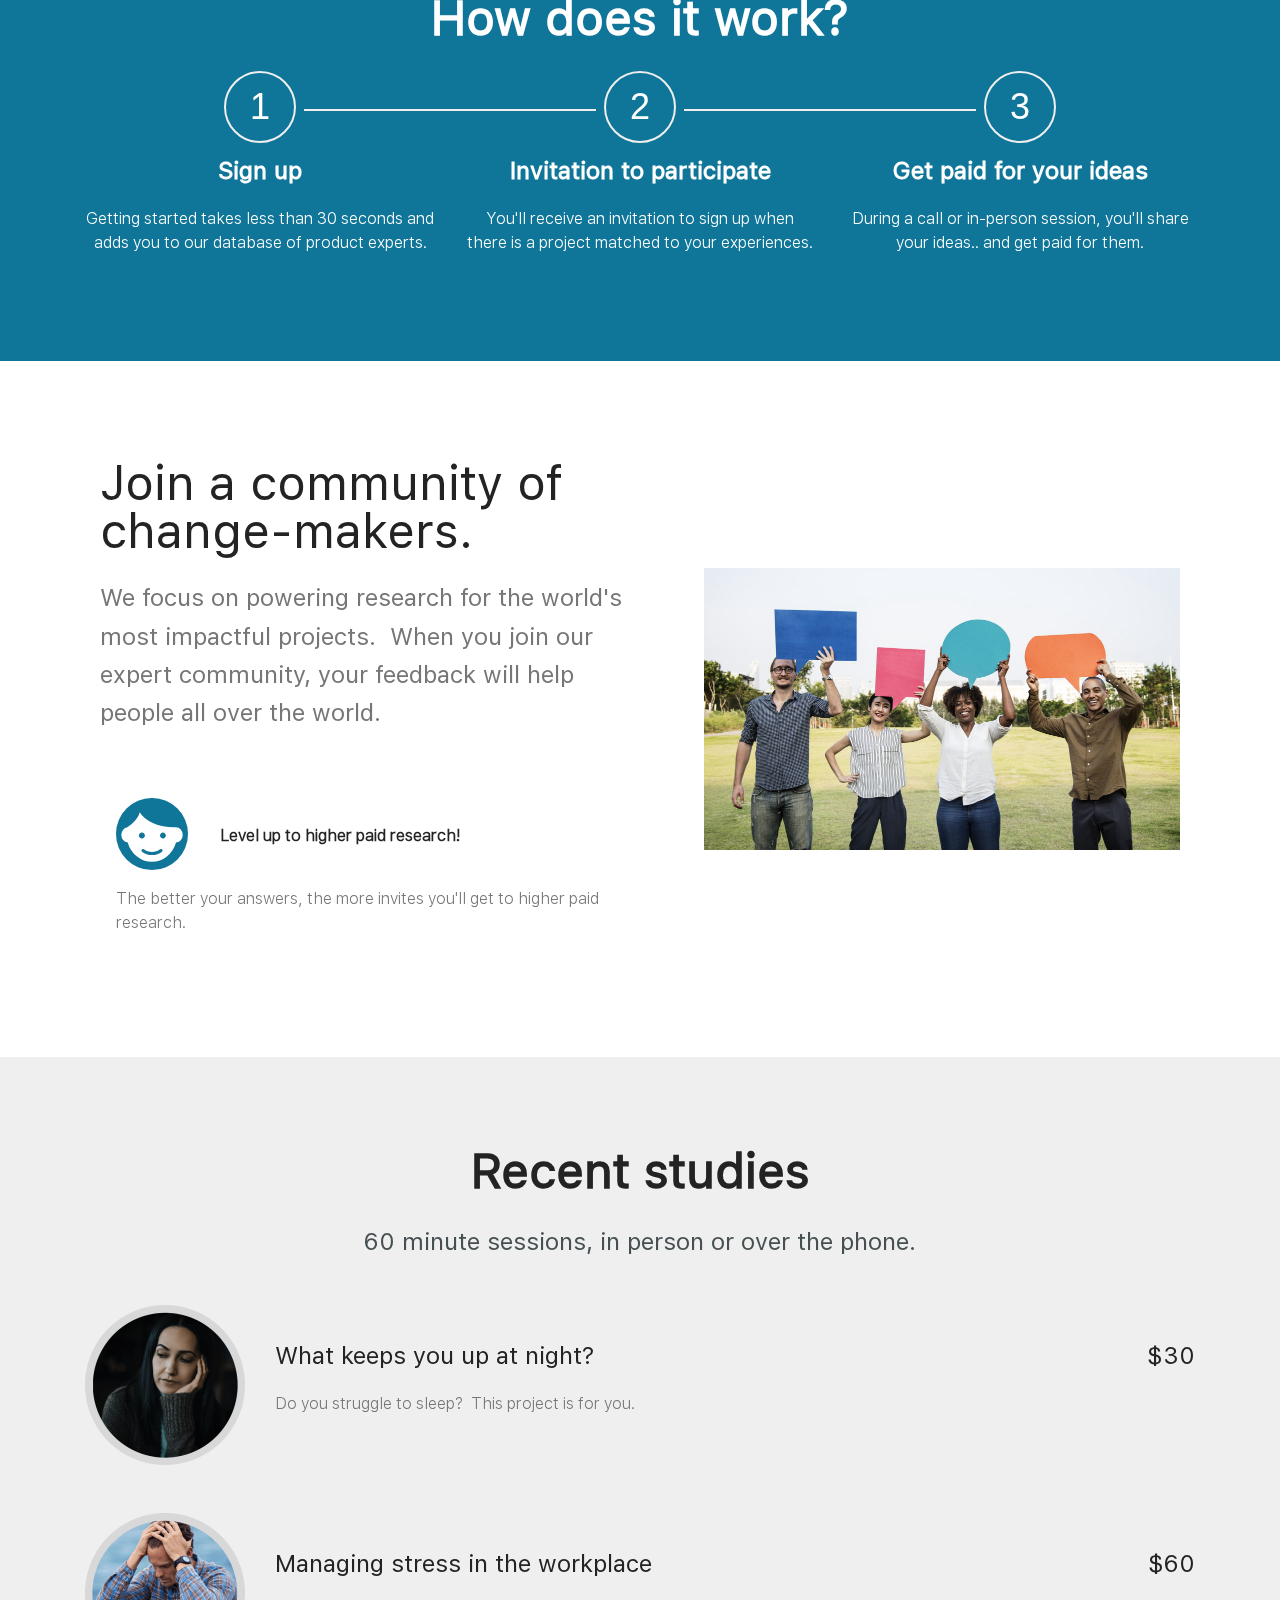
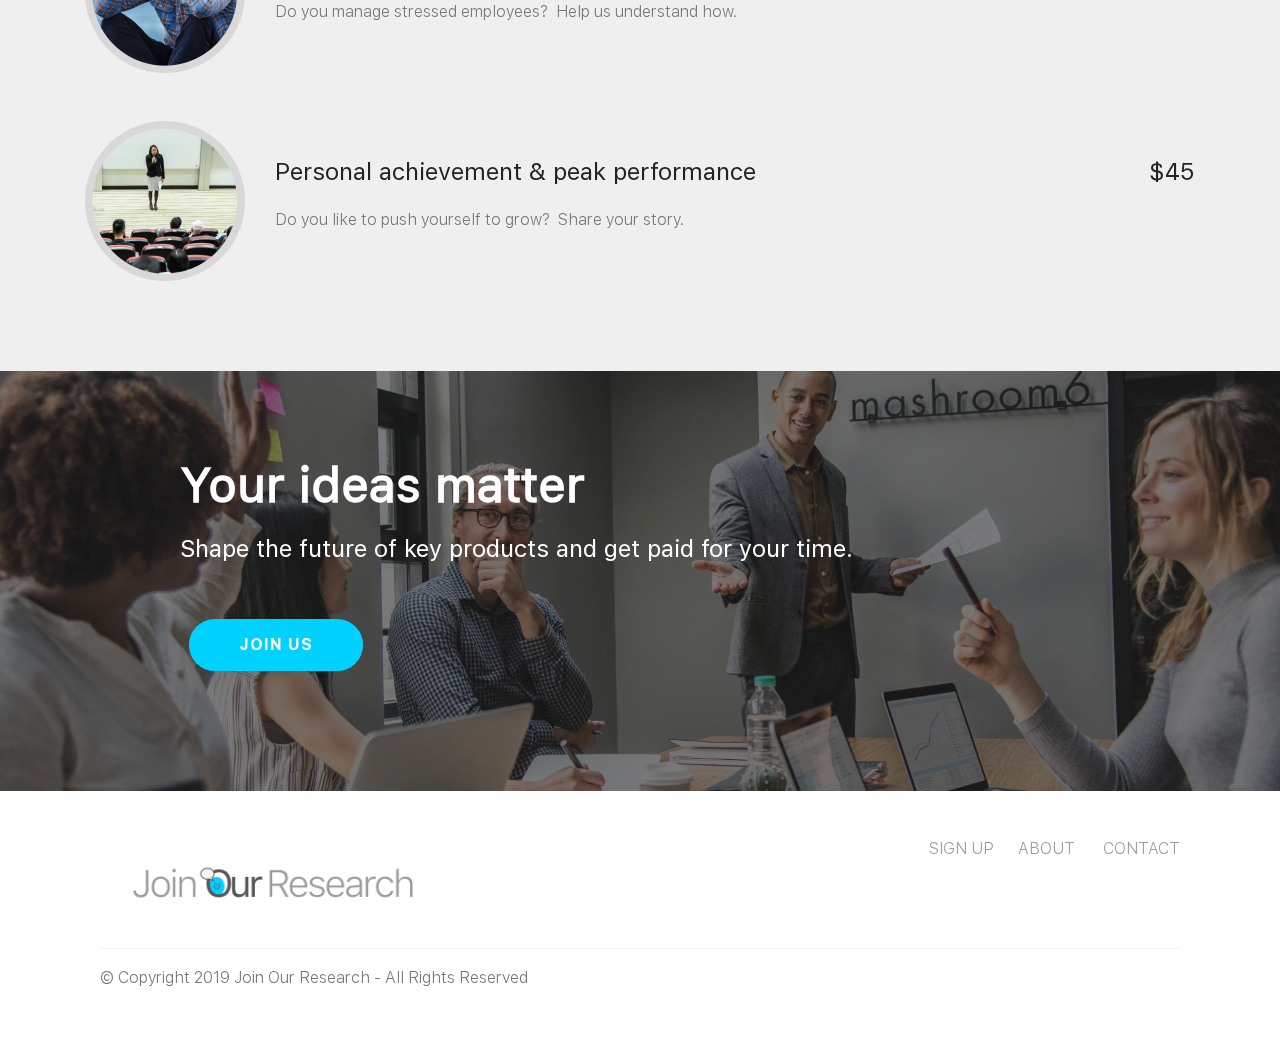
<file: html.html>
<!DOCTYPE html>
<html  >
<head>
  <!-- Site made with Mobirise Website Builder v4.10.7, https://mobirise.com -->
  <meta charset="UTF-8">
  <meta http-equiv="X-UA-Compatible" content="IE=edge">
  <meta name="generator" content="Mobirise v4.10.7, mobirise.com">
  <meta name="viewport" content="width=device-width, initial-scale=1, minimum-scale=1">
  <link rel="shortcut icon" href="assets/images/facewithbubble-logo-full2x-51x59.png" type="image/x-icon">
  <meta name="description" content="">
  
  <title>Join Our Research</title>
  <link rel="stylesheet" href="assets/bootstrap-material-design-font/css/material.css">
  <link rel="stylesheet" href="assets/web/assets/mobirise-icons/mobirise-icons.css">
  <link rel="stylesheet" href="assets/icons-mind/style.css">
  <link rel="stylesheet" href="assets/icon54/style.css">
  <link rel="stylesheet" href="assets/tether/tether.min.css">
  <link rel="stylesheet" href="assets/bootstrap/css/bootstrap.min.css">
  <link rel="stylesheet" href="assets/bootstrap/css/bootstrap-grid.min.css">
  <link rel="stylesheet" href="assets/bootstrap/css/bootstrap-reboot.min.css">
  <link rel="stylesheet" href="assets/dropdown/css/style.css">
  <link rel="stylesheet" href="assets/socicon/css/styles.css">
  <link rel="stylesheet" href="assets/theme/css/style.css">
  <link href="assets/fonts/style.css" rel="stylesheet">
  <link rel="stylesheet" href="assets/mobirise/css/mbr-additional.css" type="text/css">
  
  
  <script type="text/javascript">(function(o){var b="https://quickkoala.io/anywhere/",t="c5a6e59408764a0592884f35e0b403a1192c52f8d4b04397b31dbe684e619891",a=window.AutopilotAnywhere={_runQueue:[],run:function(){this._runQueue.push(arguments);}},c=encodeURIComponent,s="SCRIPT",d=document,l=d.getElementsByTagName(s)[0],p="t="+c(d.title||"")+"&u="+c(d.location.href||"")+"&r="+c(d.referrer||""),j="text/javascript",z,y;if(!window.Autopilot) window.Autopilot=a;if(o.app) p="devmode=true&"+p;z=function(src,asy){var e=d.createElement(s);e.src=src;e.type=j;e.async=asy;l.parentNode.insertBefore(e,l);};y=function(){z(b+t+'?'+p,true);};if(window.attachEvent){window.attachEvent("onload",y);}else{window.addEventListener("load",y,false);}})({});</script>
</head>
<body>
  <section class="menu cid-rza0kYbVXV" once="menu" id="menu2-g">

    

    <nav class="navbar navbar-expand beta-menu navbar-dropdown align-items-center navbar-toggleable-sm bg-color transparent">
        <button class="navbar-toggler navbar-toggler-right" type="button" data-toggle="collapse" data-target="#navbarSupportedContent" aria-controls="navbarSupportedContent" aria-expanded="false" aria-label="Toggle navigation">
            <div class="hamburger">
                <span></span>
                <span></span>
                <span></span>
                <span></span>
            </div>
        </button>
        <div class="menu-logo">
            <div class="navbar-brand">
                <span class="navbar-logo">
                    <a href="home.html#header2-1">
                        <img src="assets/images/logo-rectangle32x-454x96.png" alt="Mobirise" title="" style="height: 3.8rem;">
                    </a>
                </span>
                
            </div>
        </div>
        <div class="collapse navbar-collapse" id="navbarSupportedContent">
            <ul class="navbar-nav nav-dropdown nav-right" data-app-modern-menu="true"><li class="nav-item">
                    <a class="nav-link link text-warning display-7" href="home.html#counters1-9">
                        About Us</a>
                </li><li class="nav-item"><a class="nav-link link text-warning display-7" href="Signup_step1.html#header10-t" target="_blank">
                        Sign Up</a></li></ul>
            
        </div>
    </nav>
</section>

<section class="engine"><a href="https://mobirise.info/m">free website design templates</a></section><section class="cid-rvLuS7XelI mbr-fullscreen mbr-parallax-background" id="header2-1">

    

    <div class="mbr-overlay" style="opacity: 0.7; background-color: rgb(35, 35, 35);"></div>

    <div class="container align-center">
        <div class="row justify-content-md-center">
            <div class="mbr-white col-md-10">
                <h1 class="mbr-section-title mbr-bold pb-3 mbr-fonts-style display-1">Get paid for your ideas</h1>
                
                <p class="mbr-text pb-3 mbr-fonts-style display-5">
                    Sign up to help worthy research projects in your area and get paid for your ideas.</p>
                <div class="mbr-section-btn"><a class="btn btn-md btn-primary display-4" href="Signup_step1.html#header10-t">SIGN UP NOW</a>
                    <a class="btn btn-md btn-white-outline display-4" href="home.html#counters1-9">LEARN MORE</a></div>
            </div>
        </div>
    </div>
    <div class="mbr-arrow hidden-sm-down" aria-hidden="true">
        <a href="#next">
            <i class="mbri-down mbr-iconfont"></i>
        </a>
    </div>
</section>

<section class="counters1 counters cid-rvLA1g0QdQ" id="counters1-9">

    

    

    <div class="container">
        <h2 class="mbr-section-title pb-3 align-center mbr-fonts-style display-2">
            Top companies have questions,<br>you've got answers.</h2>
        <h3 class="mbr-section-subtitle mbr-fonts-style display-5">Companies and institutions invest billions into new products. &nbsp;<br>With your ideas they can build the right products, faster.<br></h3>

        <div class="container pt-4 mt-2">
            <div class="media-container-row">
                <div class="card p-3 align-center col-12 col-md-6 col-lg-4">
                    <div class="panel-item p-3">
                        <div class="card-img pb-3">
                            <span class="mbr-iconfont icon54-v1-chat-3" style="color: rgb(15, 118, 153); fill: rgb(15, 118, 153);"></span>
                        </div>

                        <div class="card-text">
                            <h4 class="mbr-content-title mbr-bold mbr-fonts-style display-7">
                                Share your experiences</h4>
                            
                        </div>
                    </div>
                </div>


                <div class="card p-3 align-center col-12 col-md-6 col-lg-4">
                    <div class="panel-item p-3">
                        <div class="card-img pb-3">
                            <span class="mbr-iconfont imind-check" style="color: rgb(15, 118, 153); fill: rgb(15, 118, 153);"></span>
                        </div>
                        <div class="card-text">                        
                            <h4 class="mbr-content-title mbr-bold mbr-fonts-style display-7">
                                Rate product ideas</h4>
                            
                        </div>
                    </div>
                </div>

                <div class="card p-3 align-center col-12 col-md-6 col-lg-4">
                    <div class="panel-item p-3">
                        <div class="card-img pb-3">
                            <span class="mbr-iconfont mbri-gift" style="color: rgb(15, 118, 153); fill: rgb(15, 118, 153);"></span>
                        </div>
                        <div class="card-text">
                            
                            <h4 class="mbr-content-title mbr-bold mbr-fonts-style display-7">
                                Try out new products</h4>
                            
                        </div>
                    </div>
                </div>


                
            </div>
        </div>
   </div>
</section>

<section class="step2 cid-rvLv4klKCw" id="step2-3">

    

    
    
    <div class="container">
        <h2 class="mbr-section-title pb-3 mbr-fonts-style align-center display-2"><strong>How does it work?</strong></h2>
        
        <div class="step-container row justify-content-center">
            <div class="card col-12 col-md-4 separline">
                <div class="step-element">
                    <div class="step-wrapper pb-3">
                        <h3 class="step d-flex align-items-center justify-content-center m-auto">
                            1
                        </h3>
                    </div>          
                    <div class="step-text-content align-center">
                        <h4 class="mbr-step-title pb-3 mbr-fonts-style display-5"><strong>Sign up</strong></h4>
                        <p class="mbr-step-text mbr-fonts-style display-7">Getting started takes less than 30 seconds and adds you to our database of product experts.</p>
                    </div>
                </div>
            </div>

            <div class="card col-12 separline col-md-4">
                <div class="step-element">
                    <div class="step-wrapper pb-3">
                        <h3 class="step d-flex align-items-center justify-content-center m-auto">
                            2
                        </h3>
                    </div>          
                    <div class="step-text-content align-center">
                        <h4 class="mbr-step-title pb-3 mbr-fonts-style display-5"><strong>Invitation to participate</strong></h4>
                        <p class="mbr-step-text mbr-fonts-style display-7">
                            You'll receive an invitation to sign up when there is a project matched to your experiences.</p>
                    </div>
                </div>
            </div>

            <div class="card col-md-4 col-12 separline last-child">
                <div class="step-element">
                    <div class="step-wrapper pb-3">
                        <h3 class="step d-flex align-items-center justify-content-center m-auto">
                            3
                        </h3>
                    </div>          
                    <div class="step-text-content align-center">
                        <h4 class="mbr-step-title pb-3 mbr-fonts-style display-5"><strong>Get paid for your ideas</strong></h4>
                        <p class="mbr-step-text mbr-fonts-style display-7">
                            During a call or in-person session, you'll share your ideas.. and get paid for them.</p>
                    </div>
                </div>
            </div>

            
            
            
            
            
            
            
            
            
            
            
        </div>
    </div>
</section>

<section class="features11 cid-ryAxbZa23C" id="features11-f">

    

    

    <div class="container">   
        <div class="col-md-12">
            <div class="media-container-row">
                <div class="mbr-figure m-auto" style="width: 50%;">
                    <img src="assets/images/mbr-952x563.jpg" alt="Mobirise" title="">
                </div>
                <div class=" align-left aside-content">
                    <h2 class="mbr-title pt-2 mbr-fonts-style display-2">Join a community of change-makers.</h2>
                    <div class="mbr-section-text">
                        <p class="mbr-text mb-5 pt-3 mbr-light mbr-fonts-style display-5">We focus on powering research for the world's most impactful projects. &nbsp;When you join our expert community, your feedback will help people all over the world.</p>
                    </div>

                    <div class="block-content">
                        <div class="card p-3 pr-3">
                            <div class="media">
                                <div class=" align-self-center card-img pb-3">
                                    <span class="mbr-iconfont mdi-action-face-unlock" style="color: rgb(15, 118, 153); fill: rgb(15, 118, 153);"></span>
                                </div>     
                                <div class="media-body">
                                    <h4 class="card-title mbr-fonts-style display-7"><strong>
                                        Level up to higher paid research!</strong></h4>
                                </div>
                            </div>                

                            <div class="card-box">
                                <p class="block-text mbr-fonts-style display-7">
                                   The better your answers, the more invites you'll get to higher paid research.</p>
                            </div>
                        </div>

                        
                    </div>
                </div>
            </div>
        </div> 
    </div>          
</section>

<section class="services6 cid-rvLFTDzNu0" id="services6-c">
    <!---->
    
    <!---->
    <!--Overlay-->
    
    <!--Container-->
    <div class="container">
        <div class="row">
            <!--Titles-->
            <div class="title col-12">
                <h2 class="align-left mbr-fonts-style m-0 display-2"><strong>Recent studies</strong></h2>
                <h3 class="mbr-section-subtitle mbr-light mbr-fonts-style display-5"><br>60 minute sessions, in person or over the phone.</h3>
            </div>
            <!--Card-1-->
            <div class="card col-12 pb-5">
                <div class="card-wrapper media-container-row media-container-row">
                    <div class="card-box">
                        <div class="row">
                            <div class="col-12 col-md-2">
                                <!--Image-->
                                <div class="mbr-figure">
                                    <img src="assets/images/sleep2x-320x320.png" alt="Mobirise" title="">
                                </div>
                            </div>
                            <div class="col-12 col-md-10">
                                <div class="wrapper">
                                    <div class="top-line pb-3">
                                        <h4 class="card-title mbr-fonts-style display-5">What keeps you up at night?</h4>
                                        <p class="mbr-text cost mbr-fonts-style m-0 display-5">
                                            $30
                                        </p>
                                    </div>
                                    <div class="bottom-line">
                                        <p class="mbr-text mbr-fonts-style display-7">
                                            Do you struggle to sleep? &nbsp;This project is for you.</p>
                                    </div>
                                </div>
                            </div>
                        </div>
                    </div>
                </div>
            </div>
            <!--Card-2-->
            <div class="card col-12 pb-5">
                <div class="card-wrapper media-container-row media-container-row">
                    <div class="card-box">
                        <div class="row">
                            <div class="col-12 col-md-2">
                                <!--Image-->
                                <div class="mbr-figure">
                                    <img src="assets/images/stressatwork2x-320x320.png" alt="Mobirise" title="">
                                </div>
                            </div>
                            <div class="col-12 col-md-10">
                                <div class="wrapper">
                                    <div class="top-line pb-3">
                                        <h4 class="card-title mbr-fonts-style display-5">Managing stress in the workplace</h4>
                                        <p class="mbr-text cost mbr-fonts-style m-0 display-5">
                                            $60</p>
                                    </div>
                                    <div class="bottom-line">
                                        <p class="mbr-text mbr-fonts-style display-7">
                                            Do you manage stressed employees? &nbsp;Help us understand how.</p>
                                    </div>
                                </div>
                            </div>
                        </div>
                    </div>
                </div>
            </div>
            <!--Card-3-->
            <div class="card col-12">
                <div class="card-wrapper media-container-row media-container-row">
                    <div class="card-box">
                        <div class="row">
                            <div class="col-12 col-md-2">
                                <!--Image-->
                                <div class="mbr-figure">
                                    <img src="assets/images/peakperformance22x-320x320.png" alt="Mobirise" title="">
                                </div>
                            </div>
                            <div class="col-12 col-md-10">
                                <div class="wrapper">
                                    <div class="top-line pb-3">
                                        <h4 class="card-title mbr-fonts-style display-5">Personal achievement &amp; peak performance</h4>
                                        <p class="mbr-text cost mbr-fonts-style m-0 display-5">
                                            $45
                                        </p>
                                    </div>
                                    <div class="bottom-line">
                                        <p class="mbr-text mbr-fonts-style display-7">
                                            Do you like to push yourself to grow? &nbsp;Share your story.</p>
                                    </div>
                                </div>
                            </div>
                        </div>
                    </div>
                </div>
            </div>
            <!--Card-4-->
            
            <!--Card-5-->
            
            <!--Card-6-->
            
        </div>
    </div>
</section>

<section class="mbr-section info3 cid-rzap8UP6Rx" id="info3-m">

    

    <div class="mbr-overlay" style="opacity: 0.6; background-color: rgb(35, 35, 35);">
    </div>

    <div class="container">
        <div class="row justify-content-center">
            <div class="media-container-column title col-12 col-md-10">
                <h2 class="align-left mbr-bold mbr-white pb-3 mbr-fonts-style display-2">Your ideas matter</h2>
                <h3 class="mbr-section-subtitle align-left mbr-light mbr-white pb-3 mbr-fonts-style display-5">Shape the future of key products and get paid for your time.</h3>
                
                <div class="mbr-section-btn align-left py-4"><a class="btn btn-primary display-4" href="Signup_step1.html#header10-t">JOIN US</a></div>
            </div>
        </div>
    </div>
</section>

<section class="cid-rzaurgIVkq" id="footer5-g">

    

    

    <div class="container">
        <div class="media-container-row">
            <div class="col-md-3">
                <div class="media-wrap">
                    <a href="https://mobirise.co/">
                       <img src="assets/images/logo-rectangle42x-730x202.png" alt="Mobirise" title="">
                    </a>
                </div>
            </div>
            <div class="col-md-9">
                <p class="mbr-text align-right links mbr-fonts-style display-7">&nbsp; &nbsp; &nbsp;<a href="Signup_step1.html#header10-t" class="text-warning" target="_blank">SIGN UP</a>&nbsp; &nbsp; &nbsp;&nbsp;<a href="home.html#counters1-9" class="text-warning">ABOUT</a>&nbsp; &nbsp; &nbsp; &nbsp;<a href="#" class="text-warning">CONTACT</a>
                </p>
            </div>
        </div>
        <div class="footer-lower">
            <div class="media-container-row">
                <div class="col-md-12">
                    <hr>
                </div>
            </div>
            <div class="media-container-row mbr-white">
                <div class="col-md-6 copyright">
                    <p class="mbr-text mbr-fonts-style display-7">
                        © Copyright 2019 Join Our Research - All Rights Reserved
                    </p>
                </div>
                <div class="col-md-6">
                    
                </div>
            </div>
        </div>
    </div>
</section>


  <script src="assets/web/assets/jquery/jquery.min.js"></script>
  <script src="assets/popper/popper.min.js"></script>
  <script src="assets/tether/tether.min.js"></script>
  <script src="assets/bootstrap/js/bootstrap.min.js"></script>
  <script src="assets/parallax/jarallax.min.js"></script>
  <script src="assets/viewportchecker/jquery.viewportchecker.js"></script>
  <script src="assets/smoothscroll/smooth-scroll.js"></script>
  <script src="assets/dropdown/js/nav-dropdown.js"></script>
  <script src="assets/dropdown/js/navbar-dropdown.js"></script>
  <script src="assets/touchswipe/jquery.touch-swipe.min.js"></script>
  <script src="assets/theme/js/script.js"></script>
  
  
</body>
</html>
</file>
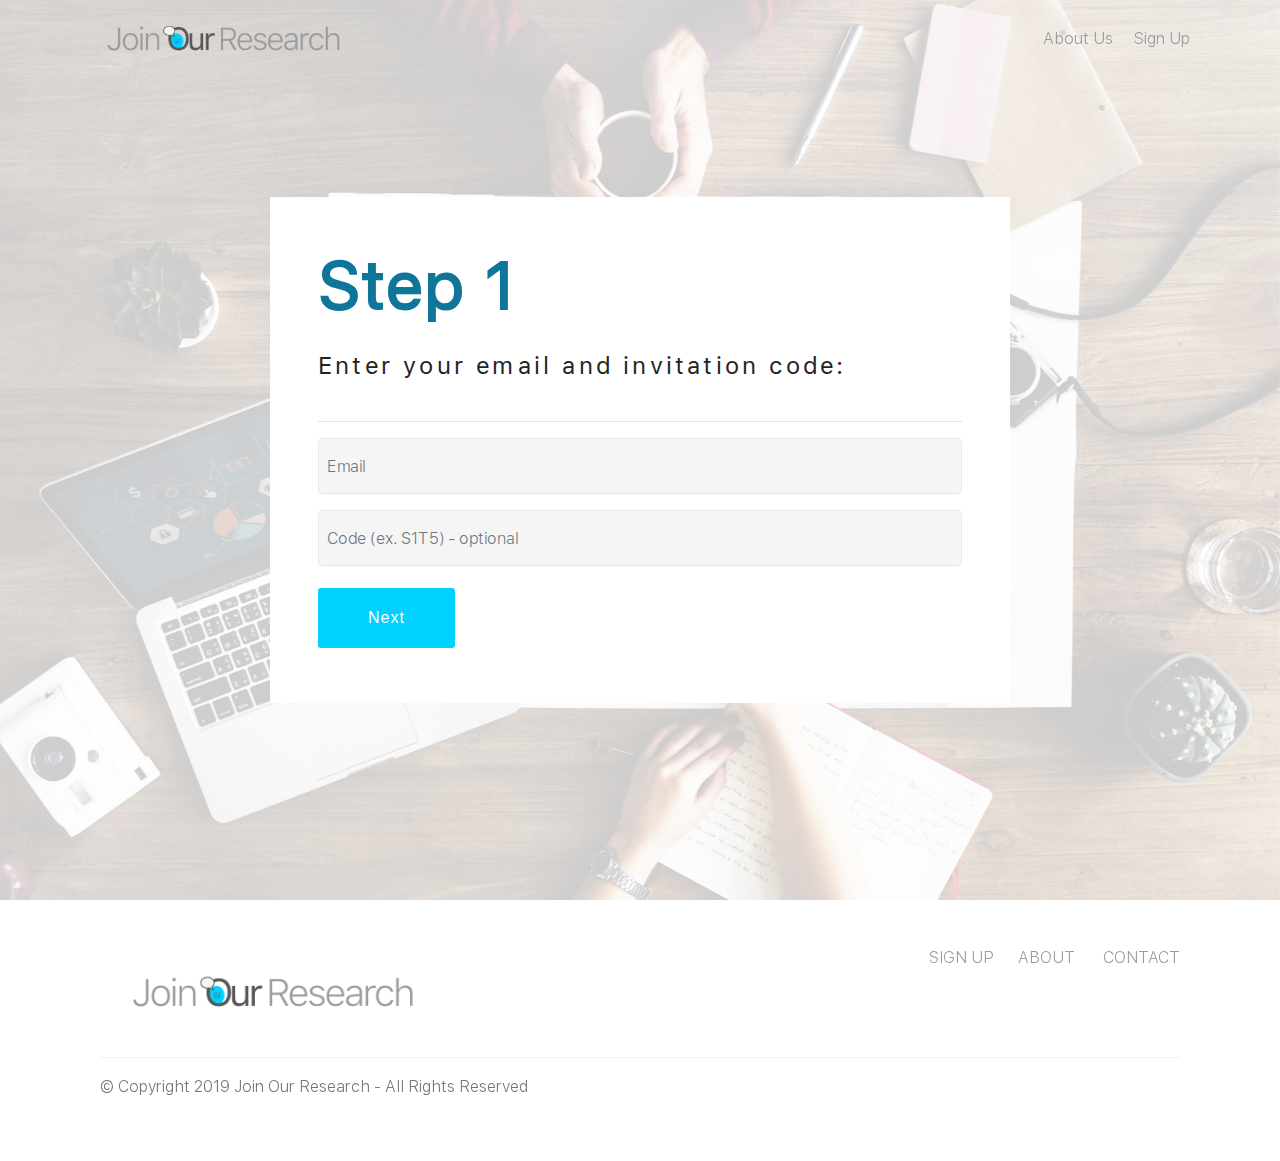
<file: Signup_step1.html>
<!DOCTYPE html>
<html  >
<head>
  <!-- Site made with Mobirise Website Builder v4.10.7, https://mobirise.com -->
  <meta charset="UTF-8">
  <meta http-equiv="X-UA-Compatible" content="IE=edge">
  <meta name="generator" content="Mobirise v4.10.7, mobirise.com">
  <meta name="viewport" content="width=device-width, initial-scale=1, minimum-scale=1">
  <link rel="shortcut icon" href="assets/images/facewithbubble-logo-full2x-51x59.png" type="image/x-icon">
  <meta name="description" content="Shape the future of key products and get paid for your time. Join us.">
  
  <title>Join Our Research: Step 1</title>
  <link rel="stylesheet" href="assets/web/assets/mobirise-icons/mobirise-icons.css">
  <link rel="stylesheet" href="assets/tether/tether.min.css">
  <link rel="stylesheet" href="assets/bootstrap/css/bootstrap.min.css">
  <link rel="stylesheet" href="assets/bootstrap/css/bootstrap-grid.min.css">
  <link rel="stylesheet" href="assets/bootstrap/css/bootstrap-reboot.min.css">
  <link rel="stylesheet" href="assets/socicon/css/styles.css">
  <link rel="stylesheet" href="assets/dropdown/css/style.css">
  <link rel="stylesheet" href="assets/theme/css/style.css">
  <link href="assets/fonts/style.css" rel="stylesheet">
  <link rel="stylesheet" href="assets/mobirise/css/mbr-additional.css" type="text/css">
  
  
  <script type="text/javascript">(function(o){var b="https://quickkoala.io/anywhere/",t="c5a6e59408764a0592884f35e0b403a1192c52f8d4b04397b31dbe684e619891",a=window.AutopilotAnywhere={_runQueue:[],run:function(){this._runQueue.push(arguments);}},c=encodeURIComponent,s="SCRIPT",d=document,l=d.getElementsByTagName(s)[0],p="t="+c(d.title||"")+"&u="+c(d.location.href||"")+"&r="+c(d.referrer||""),j="text/javascript",z,y;if(!window.Autopilot) window.Autopilot=a;if(o.app) p="devmode=true&"+p;z=function(src,asy){var e=d.createElement(s);e.src=src;e.type=j;e.async=asy;l.parentNode.insertBefore(e,l);};y=function(){z(b+t+'?'+p,true);};if(window.attachEvent){window.attachEvent("onload",y);}else{window.addEventListener("load",y,false);}})({});</script>
</head>
<body>
  <section class="menu cid-rzfej27d9m" once="menu" id="menu2-h">

    

    <nav class="navbar navbar-expand beta-menu navbar-dropdown align-items-center navbar-toggleable-sm bg-color transparent">
        <button class="navbar-toggler navbar-toggler-right" type="button" data-toggle="collapse" data-target="#navbarSupportedContent" aria-controls="navbarSupportedContent" aria-expanded="false" aria-label="Toggle navigation">
            <div class="hamburger">
                <span></span>
                <span></span>
                <span></span>
                <span></span>
            </div>
        </button>
        <div class="menu-logo">
            <div class="navbar-brand">
                <span class="navbar-logo">
                    <a href="index.html">
                        <img src="assets/images/logo-rectangle32x-454x96.png" alt="Mobirise" title="" style="height: 3.8rem;">
                    </a>
                </span>
                
            </div>
        </div>
        <div class="collapse navbar-collapse" id="navbarSupportedContent">
            <ul class="navbar-nav nav-dropdown nav-right" data-app-modern-menu="true"><li class="nav-item">
                    <a class="nav-link link text-warning display-7" href="home.html#counters1-9">
                        About Us</a>
                </li><li class="nav-item"><a class="nav-link link text-warning display-7" href="Signup_step1.html">
                        Sign Up</a></li></ul>
            
        </div>
    </nav>
</section>

<section class="engine"><a href="https://mobirise.info/n">free simple web templates</a></section><section class="header10 cid-rzOMVFLDoK mbr-fullscreen mbr-parallax-background" id="header10-12" data-rv-view="116">

    

    <div class="mbr-overlay" style="opacity: 0.8; background-color: rgb(255, 255, 255);">
    </div>

    <div class="container">
        <div class="media-container-column mbr-white p-5 align-left col-lg-8 col-md-10 m-auto">
            <h1 class="mbr-section-title mbr-bold pb-3 mbr-fonts-style display-1">
                Step 1</h1>
            <h3 class="mbr-section-subtitle mbr-light pb-3 mbr-fonts-style display-5">
                Enter your email and invitation code:</h3>
            
            <!--Formbuilder Form-->
<form action="http://joinourresearch.com/Signup_step2.html" name="UsertestForm" method="GET" class="mbr-form form-with-styler">
<div class="form-row">
<div hidden="hidden" data-form-alert="" class="alert alert-success col-12">Thanks for filling out the form!</div>
<div hidden="hidden" data-form-alert-danger="" class="alert alert-danger col-12">Oops...! some problem!</div>
</div>
<div class="dragArea form-row">
<div class="col-lg-12 col-md-12 col-sm-12">
<hr>
</div>
<div class="col-lg-12 col-md-12 col-sm-12 form-group">
<input type="email" name="email" placeholder="Email" class="form-control display-7" value="">
</div>
<div data-for="Code" class="col-lg-12 form-group">
<input type="text" name="Code" placeholder="Code (ex. S1T5) - optional" data-form-field="Code" class="form-control display-7" value="">
</div>
<div class="col-auto">
<input type="submit" class="btn btn-primary" value="Next">
</div>
</div>
</form><!--Formbuilder Form-->
            
            
        </div>
    </div>

    
</section>

<section class="cid-rzfej5OrQR" id="footer5-o">

    

    

    <div class="container">
        <div class="media-container-row">
            <div class="col-md-3">
                <div class="media-wrap">
                    <a href="https://mobirise.co/">
                       <img src="assets/images/logo-rectangle42x-730x202.png" alt="Mobirise" title="">
                    </a>
                </div>
            </div>
            <div class="col-md-9">
                <p class="mbr-text align-right links mbr-fonts-style display-7">&nbsp; &nbsp; &nbsp;<a href="https://docs.google.com/forms/d/e/1FAIpQLSdC_tQawjoGW7ASmGSqa_QJ3r2GnE_cjvaS9M32bOYI5mjqfw/viewform?usp=sf_link" class="text-warning" target="_blank">SIGN UP</a>&nbsp; &nbsp; &nbsp;&nbsp;<a href="index.html#counters1-9" class="text-warning">ABOUT</a>&nbsp; &nbsp; &nbsp; &nbsp;<a href="#" class="text-warning">CONTACT</a>
                </p>
            </div>
        </div>
        <div class="footer-lower">
            <div class="media-container-row">
                <div class="col-md-12">
                    <hr>
                </div>
            </div>
            <div class="media-container-row mbr-white">
                <div class="col-md-6 copyright">
                    <p class="mbr-text mbr-fonts-style display-7">
                        © Copyright 2019 Join Our Research - All Rights Reserved
                    </p>
                </div>
                <div class="col-md-6">
                    
                </div>
            </div>
        </div>
    </div>
</section>


  <script src="assets/web/assets/jquery/jquery.min.js"></script>
  <script src="assets/popper/popper.min.js"></script>
  <script src="assets/tether/tether.min.js"></script>
  <script src="assets/bootstrap/js/bootstrap.min.js"></script>
  <script src="assets/parallax/jarallax.min.js"></script>
  <script src="assets/dropdown/js/nav-dropdown.js"></script>
  <script src="assets/dropdown/js/navbar-dropdown.js"></script>
  <script src="assets/touchswipe/jquery.touch-swipe.min.js"></script>
  <script src="assets/smoothscroll/smooth-scroll.js"></script>
  <script src="assets/theme/js/script.js"></script>
  
  
</body>
</html>
</file>
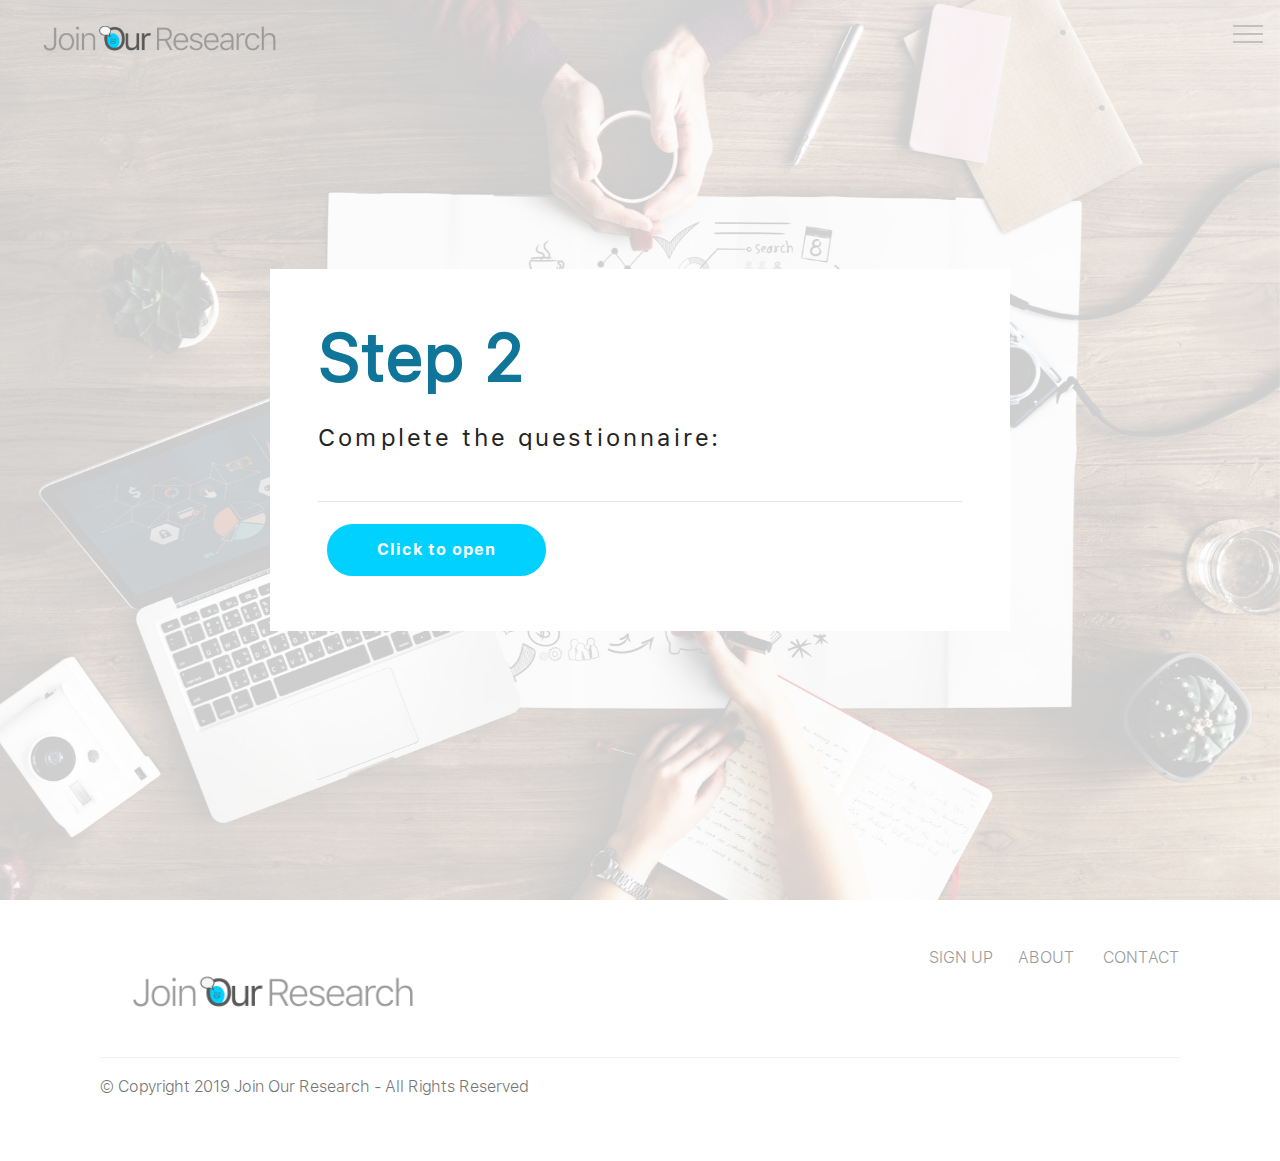
<file: Signup_step2.html>
<!DOCTYPE html>
<html  >
<head>
  <!-- Site made with Mobirise Website Builder v4.10.7, https://mobirise.com -->
  <meta charset="UTF-8">
  <meta http-equiv="X-UA-Compatible" content="IE=edge">
  <meta name="generator" content="Mobirise v4.10.7, mobirise.com">
  <meta name="viewport" content="width=device-width, initial-scale=1, minimum-scale=1">
  <link rel="shortcut icon" href="assets/images/facewithbubble-logo-full2x-51x59.png" type="image/x-icon">
  <meta name="description" content="Shape the future of key products and get paid for your time. Join us.">
  
  <title>Join Our Research: Step 2</title>
  <link rel="stylesheet" href="assets/web/assets/mobirise-icons/mobirise-icons.css">
  <link rel="stylesheet" href="assets/tether/tether.min.css">
  <link rel="stylesheet" href="assets/bootstrap/css/bootstrap.min.css">
  <link rel="stylesheet" href="assets/bootstrap/css/bootstrap-grid.min.css">
  <link rel="stylesheet" href="assets/bootstrap/css/bootstrap-reboot.min.css">
  <link rel="stylesheet" href="assets/socicon/css/styles.css">
  <link rel="stylesheet" href="assets/dropdown/css/style.css">
  <link rel="stylesheet" href="assets/theme/css/style.css">
  <link href="assets/fonts/style.css" rel="stylesheet">
  <link rel="stylesheet" href="assets/mobirise/css/mbr-additional.css" type="text/css">
  
  
  <script type="text/javascript">(function(o){var b="https://quickkoala.io/anywhere/",t="c5a6e59408764a0592884f35e0b403a1192c52f8d4b04397b31dbe684e619891",a=window.AutopilotAnywhere={_runQueue:[],run:function(){this._runQueue.push(arguments);}},c=encodeURIComponent,s="SCRIPT",d=document,l=d.getElementsByTagName(s)[0],p="t="+c(d.title||"")+"&u="+c(d.location.href||"")+"&r="+c(d.referrer||""),j="text/javascript",z,y;if(!window.Autopilot) window.Autopilot=a;if(o.app) p="devmode=true&"+p;z=function(src,asy){var e=d.createElement(s);e.src=src;e.type=j;e.async=asy;l.parentNode.insertBefore(e,l);};y=function(){z(b+t+'?'+p,true);};if(window.attachEvent){window.attachEvent("onload",y);}else{window.addEventListener("load",y,false);}})({});</script>
</head>
<body>
  <section class="menu cid-rzfhDnXlp9" once="menu" id="menu2-u">

    

    <nav class="navbar navbar-expand beta-menu navbar-dropdown align-items-center collapsed bg-color transparent">
        <button class="navbar-toggler navbar-toggler-right" type="button" data-toggle="collapse" data-target="#navbarSupportedContent" aria-controls="navbarSupportedContent" aria-expanded="false" aria-label="Toggle navigation">
            <div class="hamburger">
                <span></span>
                <span></span>
                <span></span>
                <span></span>
            </div>
        </button>
        <div class="menu-logo">
            <div class="navbar-brand">
                <span class="navbar-logo">
                    <a href="index.html">
                        <img src="assets/images/logo-rectangle32x-454x96.png" alt="Mobirise" title="" style="height: 3.8rem;">
                    </a>
                </span>
                
            </div>
        </div>
        <div class="collapse navbar-collapse" id="navbarSupportedContent">
            <ul class="navbar-nav nav-dropdown nav-right" data-app-modern-menu="true"><li class="nav-item">
                    <a class="nav-link link text-warning display-7" href="home.html#counters1-9">
                        About Us</a>
                </li><li class="nav-item"><a class="nav-link link text-warning display-7" href="Signup_step1.html">
                        Sign Up</a></li></ul>
            
        </div>
    </nav>
</section>

<section class="engine"><a href="https://mobirise.info/t">amp templates</a></section><section class="header10 cid-rzfhG0sAVo mbr-fullscreen mbr-parallax-background" id="header10-x" data-rv-view="126">

    

    <div class="mbr-overlay" style="opacity: 0.8; background-color: rgb(255, 255, 255);">
    </div>

    <div class="container">
        <div class="media-container-column mbr-white p-5 align-left col-lg-8 col-md-10 m-auto">
            <h1 class="mbr-section-title mbr-bold pb-3 mbr-fonts-style display-1">
                Step 2</h1>
            <h3 class="mbr-section-subtitle mbr-light pb-3 mbr-fonts-style display-5">
                Complete the questionnaire:</h3>
            
            <form action="https://docs.google.com/forms/d/e/1FAIpQLSdf5Iqmjdk1BKIp6nI-8TK3t6dVIwtrrKc2mdJfkZg36BGNDw/viewform" name="UserTest Signup" method="GET" class="mbr-form form-with-styler">
<!--<div class="form-row">-->
<div hidden="hidden" data-form-alert="" class="alert alert-success col-12">Thanks for filling out the form!</div>
<div hidden="hidden" data-form-alert-danger="" class="alert alert-danger col-12">Oops...! some problem!</div>
<!--</div>-->
<div class="dragArea form-row">
<div class="col-lg-12">
<h4 class="mbr-fonts-style display-5"></h4>
</div>
<div class="col-lg-12">
<hr>
</div>

    
    
</div>
</form>
            
            <div class="mbr-section-btn"><a class="btn btn-md btn-primary display-4" href="https://docs.google.com/forms/d/e/1FAIpQLSdC_tQawjoGW7ASmGSqa_QJ3r2GnE_cjvaS9M32bOYI5mjqfw/viewform?usp=sf_link" target="_blank">Click to open</a></div>
        </div>
    </div>

    
</section>

<section class="cid-rzfhDoRlQz" id="footer5-w">

    

    

    <div class="container">
        <div class="media-container-row">
            <div class="col-md-3">
                <div class="media-wrap">
                    <a href="https://mobirise.co/">
                       <img src="assets/images/logo-rectangle42x-730x202.png" alt="Mobirise" title="">
                    </a>
                </div>
            </div>
            <div class="col-md-9">
                <p class="mbr-text align-right links mbr-fonts-style display-7">&nbsp; &nbsp; &nbsp;<a href="https://docs.google.com/forms/d/e/1FAIpQLSdC_tQawjoGW7ASmGSqa_QJ3r2GnE_cjvaS9M32bOYI5mjqfw/viewform?usp=sf_link" class="text-warning" target="_blank">SIGN UP</a>&nbsp; &nbsp; &nbsp;&nbsp;<a href="index.html#counters1-9" class="text-warning">ABOUT</a>&nbsp; &nbsp; &nbsp; &nbsp;<a href="#" class="text-warning">CONTACT</a>
                </p>
            </div>
        </div>
        <div class="footer-lower">
            <div class="media-container-row">
                <div class="col-md-12">
                    <hr>
                </div>
            </div>
            <div class="media-container-row mbr-white">
                <div class="col-md-6 copyright">
                    <p class="mbr-text mbr-fonts-style display-7">
                        © Copyright 2019 Join Our Research - All Rights Reserved
                    </p>
                </div>
                <div class="col-md-6">
                    
                </div>
            </div>
        </div>
    </div>
</section>


  <script src="assets/web/assets/jquery/jquery.min.js"></script>
  <script src="assets/popper/popper.min.js"></script>
  <script src="assets/tether/tether.min.js"></script>
  <script src="assets/bootstrap/js/bootstrap.min.js"></script>
  <script src="assets/dropdown/js/nav-dropdown.js"></script>
  <script src="assets/dropdown/js/navbar-dropdown.js"></script>
  <script src="assets/touchswipe/jquery.touch-swipe.min.js"></script>
  <script src="assets/parallax/jarallax.min.js"></script>
  <script src="assets/smoothscroll/smooth-scroll.js"></script>
  <script src="assets/theme/js/script.js"></script>
  
  
</body>
</html>
</file>
<file: assets/bootstrap-material-design-font/css/material.css>
@font-face {
  font-family: 'Material-Design-Icons';
  src: url('../fonts/Material-Design-Icons.eot?3ocs8m');
  src: url('../fonts/Material-Design-Icons.eot?#iefix3ocs8m') format('embedded-opentype'), url('../fonts/Material-Design-Icons.woff?3ocs8m') format('woff'), url('../fonts/Material-Design-Icons.ttf?3ocs8m') format('truetype'), url('../fonts/Material-Design-Icons.svg?3ocs8m#Material-Design-Icons') format('svg');
  font-weight: normal;
  font-style: normal;
}
[class^="mdi-"],
[class*="mdi-"] {
  speak: none;
  display: inline-block;
  font-style: normal;
  font-variant:normal;
  font-weight:normal;
/*  font-size:24px;*/
  line-height:1;
  font-family:'Material-Design-Icons' !important;
  text-rendering: auto;
  
  -webkit-font-smoothing: antialiased;
  -moz-osx-font-smoothing: grayscale;
  -webkit-transform: translate(0, 0);
      -ms-transform: translate(0, 0);
          transform: translate(0, 0);
}
[class^="mdi-"]:before,
[class*="mdi-"]:before {
  display: inline-block;
  speak: none;
  text-decoration: inherit;
}
[class^="mdi-"].pull-left,
[class*="mdi-"].pull-left {
  margin-right: .3em;
}
[class^="mdi-"].pull-right,
[class*="mdi-"].pull-right {
  margin-left: .3em;
}
[class^="mdi-"].mdi-lg:before,
[class*="mdi-"].mdi-lg:before,
[class^="mdi-"].mdi-lg:after,
[class*="mdi-"].mdi-lg:after {
  font-size: 1.33333333em;
  line-height: 0.75em;
  vertical-align: -15%;
}
[class^="mdi-"].mdi-2x:before,
[class*="mdi-"].mdi-2x:before,
[class^="mdi-"].mdi-2x:after,
[class*="mdi-"].mdi-2x:after {
  font-size: 2em;
}
[class^="mdi-"].mdi-3x:before,
[class*="mdi-"].mdi-3x:before,
[class^="mdi-"].mdi-3x:after,
[class*="mdi-"].mdi-3x:after {
  font-size: 3em;
}
[class^="mdi-"].mdi-4x:before,
[class*="mdi-"].mdi-4x:before,
[class^="mdi-"].mdi-4x:after,
[class*="mdi-"].mdi-4x:after {
  font-size: 4em;
}
[class^="mdi-"].mdi-5x:before,
[class*="mdi-"].mdi-5x:before,
[class^="mdi-"].mdi-5x:after,
[class*="mdi-"].mdi-5x:after {
  font-size: 5em;
}
[class^="mdi-device-signal-cellular-"]:after,
[class^="mdi-device-battery-"]:after,
[class^="mdi-device-battery-charging-"]:after,
[class^="mdi-device-signal-cellular-connected-no-internet-"]:after,
[class^="mdi-device-signal-wifi-"]:after,
[class^="mdi-device-signal-wifi-statusbar-not-connected"]:after,
.mdi-device-network-wifi:after {
  opacity: .3;
  position: absolute;
  left: 0;
  top: 0;
  z-index: 1;
  display: inline-block;
  speak: none;
  text-decoration: inherit;
}
[class^="mdi-device-signal-cellular-"]:after {
  content: "\e758";
}
[class^="mdi-device-battery-"]:after {
  content: "\e735";
}
[class^="mdi-device-battery-charging-"]:after {
  content: "\e733";
}
[class^="mdi-device-signal-cellular-connected-no-internet-"]:after {
  content: "\e75d";
}
[class^="mdi-device-signal-wifi-"]:after,
.mdi-device-network-wifi:after {
  content: "\e765";
}
[class^="mdi-device-signal-wifi-statusbasr-not-connected"]:after {
  content: "\e8f7";
}
.mdi-device-signal-cellular-off:after,
.mdi-device-signal-cellular-null:after,
.mdi-device-signal-cellular-no-sim:after,
.mdi-device-signal-wifi-off:after,
.mdi-device-signal-wifi-4-bar:after,
.mdi-device-signal-cellular-4-bar:after,
.mdi-device-battery-alert:after,
.mdi-device-signal-cellular-connected-no-internet-4-bar:after,
.mdi-device-battery-std:after,
.mdi-device-battery-full .mdi-device-battery-unknown:after {
  content: "";
}
.mdi-fw {
  width: 1.28571429em;
  text-align: center;
}
.mdi-ul {
  padding-left: 0;
  margin-left: 2.14285714em;
  list-style-type: none;
}
.mdi-ul > li {
  position: relative;
}
.mdi-li {
  position: absolute;
  left: -2.14285714em;
  width: 2.14285714em;
  top: 0.14285714em;
  text-align: center;
}
.mdi-li.mdi-lg {
  left: -1.85714286em;
}
.mdi-border {
  padding: .2em .25em .15em;
  border: solid 0.08em #eeeeee;
  border-radius: .1em;
}
.mdi-spin {
  -webkit-animation: mdi-spin 2s infinite linear;
  animation: mdi-spin 2s infinite linear;
  -webkit-transform-origin: 50% 50%;
  -ms-transform-origin: 50% 50%;
      transform-origin: 50% 50%;
}
.mdi-pulse {
  -webkit-animation: mdi-spin 1s steps(8) infinite;
  animation: mdi-spin 1s steps(8) infinite;
  -webkit-transform-origin: 50% 50%;
  -ms-transform-origin: 50% 50%;
      transform-origin: 50% 50%;
}
@-webkit-keyframes mdi-spin {
  0% {
    -webkit-transform: rotate(0deg);
    transform: rotate(0deg);
  }
  100% {
    -webkit-transform: rotate(359deg);
    transform: rotate(359deg);
  }
}
@keyframes mdi-spin {
  0% {
    -webkit-transform: rotate(0deg);
    transform: rotate(0deg);
  }
  100% {
    -webkit-transform: rotate(359deg);
    transform: rotate(359deg);
  }
}
.mdi-rotate-90 {
  filter: progid:DXImageTransform.Microsoft.BasicImage(rotation=1);
  -webkit-transform: rotate(90deg);
  -ms-transform: rotate(90deg);
  transform: rotate(90deg);
}
.mdi-rotate-180 {
  filter: progid:DXImageTransform.Microsoft.BasicImage(rotation=2);
  -webkit-transform: rotate(180deg);
  -ms-transform: rotate(180deg);
  transform: rotate(180deg);
}
.mdi-rotate-270 {
  filter: progid:DXImageTransform.Microsoft.BasicImage(rotation=3);
  -webkit-transform: rotate(270deg);
  -ms-transform: rotate(270deg);
  transform: rotate(270deg);
}
.mdi-flip-horizontal {
  filter: progid:DXImageTransform.Microsoft.BasicImage(rotation=0, mirror=1);
  -webkit-transform: scale(-1, 1);
  -ms-transform: scale(-1, 1);
  transform: scale(-1, 1);
}
.mdi-flip-vertical {
  filter: progid:DXImageTransform.Microsoft.BasicImage(rotation=2, mirror=1);
  -webkit-transform: scale(1, -1);
  -ms-transform: scale(1, -1);
  transform: scale(1, -1);
}
:root .mdi-rotate-90,
:root .mdi-rotate-180,
:root .mdi-rotate-270,
:root .mdi-flip-horizontal,
:root .mdi-flip-vertical {
  -webkit-filter: none;
          filter: none;
}
.mdi-stack {
  position: relative;
  display: inline-block;
  width: 2em;
  height: 2em;
  line-height: 2em;
  vertical-align: middle;
}
.mdi-stack-1x,
.mdi-stack-2x {
  position: absolute;
  left: 0;
  width: 100%;
  text-align: center;
}
.mdi-stack-1x {
  line-height: inherit;
}
.mdi-stack-2x {
  font-size: 2em;
}
.mdi-inverse {
  color: #ffffff;
}
/* Start Icons */
.mdi-action-3d-rotation:before {
  content: "\e600";
}
.mdi-action-accessibility:before {
  content: "\e601";
}
.mdi-action-account-balance-wallet:before {
  content: "\e602";
}
.mdi-action-account-balance:before {
  content: "\e603";
}
.mdi-action-account-box:before {
  content: "\e604";
}
.mdi-action-account-child:before {
  content: "\e605";
}
.mdi-action-account-circle:before {
  content: "\e606";
}
.mdi-action-add-shopping-cart:before {
  content: "\e607";
}
.mdi-action-alarm-add:before {
  content: "\e608";
}
.mdi-action-alarm-off:before {
  content: "\e609";
}
.mdi-action-alarm-on:before {
  content: "\e60a";
}
.mdi-action-alarm:before {
  content: "\e60b";
}
.mdi-action-android:before {
  content: "\e60c";
}
.mdi-action-announcement:before {
  content: "\e60d";
}
.mdi-action-aspect-ratio:before {
  content: "\e60e";
}
.mdi-action-assessment:before {
  content: "\e60f";
}
.mdi-action-assignment-ind:before {
  content: "\e610";
}
.mdi-action-assignment-late:before {
  content: "\e611";
}
.mdi-action-assignment-return:before {
  content: "\e612";
}
.mdi-action-assignment-returned:before {
  content: "\e613";
}
.mdi-action-assignment-turned-in:before {
  content: "\e614";
}
.mdi-action-assignment:before {
  content: "\e615";
}
.mdi-action-autorenew:before {
  content: "\e616";
}
.mdi-action-backup:before {
  content: "\e617";
}
.mdi-action-book:before {
  content: "\e618";
}
.mdi-action-bookmark-outline:before {
  content: "\e619";
}
.mdi-action-bookmark:before {
  content: "\e61a";
}
.mdi-action-bug-report:before {
  content: "\e61b";
}
.mdi-action-cached:before {
  content: "\e61c";
}
.mdi-action-check-circle:before {
  content: "\e61d";
}
.mdi-action-class:before {
  content: "\e61e";
}
.mdi-action-credit-card:before {
  content: "\e61f";
}
.mdi-action-dashboard:before {
  content: "\e620";
}
.mdi-action-delete:before {
  content: "\e621";
}
.mdi-action-description:before {
  content: "\e622";
}
.mdi-action-dns:before {
  content: "\e623";
}
.mdi-action-done-all:before {
  content: "\e624";
}
.mdi-action-done:before {
  content: "\e625";
}
.mdi-action-event:before {
  content: "\e626";
}
.mdi-action-exit-to-app:before {
  content: "\e627";
}
.mdi-action-explore:before {
  content: "\e628";
}
.mdi-action-extension:before {
  content: "\e629";
}
.mdi-action-face-unlock:before {
  content: "\e62a";
}
.mdi-action-favorite-outline:before {
  content: "\e62b";
}
.mdi-action-favorite:before {
  content: "\e62c";
}
.mdi-action-find-in-page:before {
  content: "\e62d";
}
.mdi-action-find-replace:before {
  content: "\e62e";
}
.mdi-action-flip-to-back:before {
  content: "\e62f";
}
.mdi-action-flip-to-front:before {
  content: "\e630";
}
.mdi-action-get-app:before {
  content: "\e631";
}
.mdi-action-grade:before {
  content: "\e632";
}
.mdi-action-group-work:before {
  content: "\e633";
}
.mdi-action-help:before {
  content: "\e634";
}
.mdi-action-highlight-remove:before {
  content: "\e635";
}
.mdi-action-history:before {
  content: "\e636";
}
.mdi-action-home:before {
  content: "\e637";
}
.mdi-action-https:before {
  content: "\e638";
}
.mdi-action-info-outline:before {
  content: "\e639";
}
.mdi-action-info:before {
  content: "\e63a";
}
.mdi-action-input:before {
  content: "\e63b";
}
.mdi-action-invert-colors:before {
  content: "\e63c";
}
.mdi-action-label-outline:before {
  content: "\e63d";
}
.mdi-action-label:before {
  content: "\e63e";
}
.mdi-action-language:before {
  content: "\e63f";
}
.mdi-action-launch:before {
  content: "\e640";
}
.mdi-action-list:before {
  content: "\e641";
}
.mdi-action-lock-open:before {
  content: "\e642";
}
.mdi-action-lock-outline:before {
  content: "\e643";
}
.mdi-action-lock:before {
  content: "\e644";
}
.mdi-action-loyalty:before {
  content: "\e645";
}
.mdi-action-markunread-mailbox:before {
  content: "\e646";
}
.mdi-action-note-add:before {
  content: "\e647";
}
.mdi-action-open-in-browser:before {
  content: "\e648";
}
.mdi-action-open-in-new:before {
  content: "\e649";
}
.mdi-action-open-with:before {
  content: "\e64a";
}
.mdi-action-pageview:before {
  content: "\e64b";
}
.mdi-action-payment:before {
  content: "\e64c";
}
.mdi-action-perm-camera-mic:before {
  content: "\e64d";
}
.mdi-action-perm-contact-cal:before {
  content: "\e64e";
}
.mdi-action-perm-data-setting:before {
  content: "\e64f";
}
.mdi-action-perm-device-info:before {
  content: "\e650";
}
.mdi-action-perm-identity:before {
  content: "\e651";
}
.mdi-action-perm-media:before {
  content: "\e652";
}
.mdi-action-perm-phone-msg:before {
  content: "\e653";
}
.mdi-action-perm-scan-wifi:before {
  content: "\e654";
}
.mdi-action-picture-in-picture:before {
  content: "\e655";
}
.mdi-action-polymer:before {
  content: "\e656";
}
.mdi-action-print:before {
  content: "\e657";
}
.mdi-action-query-builder:before {
  content: "\e658";
}
.mdi-action-question-answer:before {
  content: "\e659";
}
.mdi-action-receipt:before {
  content: "\e65a";
}
.mdi-action-redeem:before {
  content: "\e65b";
}
.mdi-action-reorder:before {
  content: "\e65c";
}
.mdi-action-report-problem:before {
  content: "\e65d";
}
.mdi-action-restore:before {
  content: "\e65e";
}
.mdi-action-room:before {
  content: "\e65f";
}
.mdi-action-schedule:before {
  content: "\e660";
}
.mdi-action-search:before {
  content: "\e661";
}
.mdi-action-settings-applications:before {
  content: "\e662";
}
.mdi-action-settings-backup-restore:before {
  content: "\e663";
}
.mdi-action-settings-bluetooth:before {
  content: "\e664";
}
.mdi-action-settings-cell:before {
  content: "\e665";
}
.mdi-action-settings-display:before {
  content: "\e666";
}
.mdi-action-settings-ethernet:before {
  content: "\e667";
}
.mdi-action-settings-input-antenna:before {
  content: "\e668";
}
.mdi-action-settings-input-component:before {
  content: "\e669";
}
.mdi-action-settings-input-composite:before {
  content: "\e66a";
}
.mdi-action-settings-input-hdmi:before {
  content: "\e66b";
}
.mdi-action-settings-input-svideo:before {
  content: "\e66c";
}
.mdi-action-settings-overscan:before {
  content: "\e66d";
}
.mdi-action-settings-phone:before {
  content: "\e66e";
}
.mdi-action-settings-power:before {
  content: "\e66f";
}
.mdi-action-settings-remote:before {
  content: "\e670";
}
.mdi-action-settings-voice:before {
  content: "\e671";
}
.mdi-action-settings:before {
  content: "\e672";
}
.mdi-action-shop-two:before {
  content: "\e673";
}
.mdi-action-shop:before {
  content: "\e674";
}
.mdi-action-shopping-basket:before {
  content: "\e675";
}
.mdi-action-shopping-cart:before {
  content: "\e676";
}
.mdi-action-speaker-notes:before {
  content: "\e677";
}
.mdi-action-spellcheck:before {
  content: "\e678";
}
.mdi-action-star-rate:before {
  content: "\e679";
}
.mdi-action-stars:before {
  content: "\e67a";
}
.mdi-action-store:before {
  content: "\e67b";
}
.mdi-action-subject:before {
  content: "\e67c";
}
.mdi-action-supervisor-account:before {
  content: "\e67d";
}
.mdi-action-swap-horiz:before {
  content: "\e67e";
}
.mdi-action-swap-vert-circle:before {
  content: "\e67f";
}
.mdi-action-swap-vert:before {
  content: "\e680";
}
.mdi-action-system-update-tv:before {
  content: "\e681";
}
.mdi-action-tab-unselected:before {
  content: "\e682";
}
.mdi-action-tab:before {
  content: "\e683";
}
.mdi-action-theaters:before {
  content: "\e684";
}
.mdi-action-thumb-down:before {
  content: "\e685";
}
.mdi-action-thumb-up:before {
  content: "\e686";
}
.mdi-action-thumbs-up-down:before {
  content: "\e687";
}
.mdi-action-toc:before {
  content: "\e688";
}
.mdi-action-today:before {
  content: "\e689";
}
.mdi-action-track-changes:before {
  content: "\e68a";
}
.mdi-action-translate:before {
  content: "\e68b";
}
.mdi-action-trending-down:before {
  content: "\e68c";
}
.mdi-action-trending-neutral:before {
  content: "\e68d";
}
.mdi-action-trending-up:before {
  content: "\e68e";
}
.mdi-action-turned-in-not:before {
  content: "\e68f";
}
.mdi-action-turned-in:before {
  content: "\e690";
}
.mdi-action-verified-user:before {
  content: "\e691";
}
.mdi-action-view-agenda:before {
  content: "\e692";
}
.mdi-action-view-array:before {
  content: "\e693";
}
.mdi-action-view-carousel:before {
  content: "\e694";
}
.mdi-action-view-column:before {
  content: "\e695";
}
.mdi-action-view-day:before {
  content: "\e696";
}
.mdi-action-view-headline:before {
  content: "\e697";
}
.mdi-action-view-list:before {
  content: "\e698";
}
.mdi-action-view-module:before {
  content: "\e699";
}
.mdi-action-view-quilt:before {
  content: "\e69a";
}
.mdi-action-view-stream:before {
  content: "\e69b";
}
.mdi-action-view-week:before {
  content: "\e69c";
}
.mdi-action-visibility-off:before {
  content: "\e69d";
}
.mdi-action-visibility:before {
  content: "\e69e";
}
.mdi-action-wallet-giftcard:before {
  content: "\e69f";
}
.mdi-action-wallet-membership:before {
  content: "\e6a0";
}
.mdi-action-wallet-travel:before {
  content: "\e6a1";
}
.mdi-action-work:before {
  content: "\e6a2";
}
.mdi-alert-error:before {
  content: "\e6a3";
}
.mdi-alert-warning:before {
  content: "\e6a4";
}
.mdi-av-album:before {
  content: "\e6a5";
}
.mdi-av-closed-caption:before {
  content: "\e6a6";
}
.mdi-av-equalizer:before {
  content: "\e6a7";
}
.mdi-av-explicit:before {
  content: "\e6a8";
}
.mdi-av-fast-forward:before {
  content: "\e6a9";
}
.mdi-av-fast-rewind:before {
  content: "\e6aa";
}
.mdi-av-games:before {
  content: "\e6ab";
}
.mdi-av-hearing:before {
  content: "\e6ac";
}
.mdi-av-high-quality:before {
  content: "\e6ad";
}
.mdi-av-loop:before {
  content: "\e6ae";
}
.mdi-av-mic-none:before {
  content: "\e6af";
}
.mdi-av-mic-off:before {
  content: "\e6b0";
}
.mdi-av-mic:before {
  content: "\e6b1";
}
.mdi-av-movie:before {
  content: "\e6b2";
}
.mdi-av-my-library-add:before {
  content: "\e6b3";
}
.mdi-av-my-library-books:before {
  content: "\e6b4";
}
.mdi-av-my-library-music:before {
  content: "\e6b5";
}
.mdi-av-new-releases:before {
  content: "\e6b6";
}
.mdi-av-not-interested:before {
  content: "\e6b7";
}
.mdi-av-pause-circle-fill:before {
  content: "\e6b8";
}
.mdi-av-pause-circle-outline:before {
  content: "\e6b9";
}
.mdi-av-pause:before {
  content: "\e6ba";
}
.mdi-av-play-arrow:before {
  content: "\e6bb";
}
.mdi-av-play-circle-fill:before {
  content: "\e6bc";
}
.mdi-av-play-circle-outline:before {
  content: "\e6bd";
}
.mdi-av-play-shopping-bag:before {
  content: "\e6be";
}
.mdi-av-playlist-add:before {
  content: "\e6bf";
}
.mdi-av-queue-music:before {
  content: "\e6c0";
}
.mdi-av-queue:before {
  content: "\e6c1";
}
.mdi-av-radio:before {
  content: "\e6c2";
}
.mdi-av-recent-actors:before {
  content: "\e6c3";
}
.mdi-av-repeat-one:before {
  content: "\e6c4";
}
.mdi-av-repeat:before {
  content: "\e6c5";
}
.mdi-av-replay:before {
  content: "\e6c6";
}
.mdi-av-shuffle:before {
  content: "\e6c7";
}
.mdi-av-skip-next:before {
  content: "\e6c8";
}
.mdi-av-skip-previous:before {
  content: "\e6c9";
}
.mdi-av-snooze:before {
  content: "\e6ca";
}
.mdi-av-stop:before {
  content: "\e6cb";
}
.mdi-av-subtitles:before {
  content: "\e6cc";
}
.mdi-av-surround-sound:before {
  content: "\e6cd";
}
.mdi-av-timer:before {
  content: "\e6ce";
}
.mdi-av-video-collection:before {
  content: "\e6cf";
}
.mdi-av-videocam-off:before {
  content: "\e6d0";
}
.mdi-av-videocam:before {
  content: "\e6d1";
}
.mdi-av-volume-down:before {
  content: "\e6d2";
}
.mdi-av-volume-mute:before {
  content: "\e6d3";
}
.mdi-av-volume-off:before {
  content: "\e6d4";
}
.mdi-av-volume-up:before {
  content: "\e6d5";
}
.mdi-av-web:before {
  content: "\e6d6";
}
.mdi-communication-business:before {
  content: "\e6d7";
}
.mdi-communication-call-end:before {
  content: "\e6d8";
}
.mdi-communication-call-made:before {
  content: "\e6d9";
}
.mdi-communication-call-merge:before {
  content: "\e6da";
}
.mdi-communication-call-missed:before {
  content: "\e6db";
}
.mdi-communication-call-received:before {
  content: "\e6dc";
}
.mdi-communication-call-split:before {
  content: "\e6dd";
}
.mdi-communication-call:before {
  content: "\e6de";
}
.mdi-communication-chat:before {
  content: "\e6df";
}
.mdi-communication-clear-all:before {
  content: "\e6e0";
}
.mdi-communication-comment:before {
  content: "\e6e1";
}
.mdi-communication-contacts:before {
  content: "\e6e2";
}
.mdi-communication-dialer-sip:before {
  content: "\e6e3";
}
.mdi-communication-dialpad:before {
  content: "\e6e4";
}
.mdi-communication-dnd-on:before {
  content: "\e6e5";
}
.mdi-communication-email:before {
  content: "\e6e6";
}
.mdi-communication-forum:before {
  content: "\e6e7";
}
.mdi-communication-import-export:before {
  content: "\e6e8";
}
.mdi-communication-invert-colors-off:before {
  content: "\e6e9";
}
.mdi-communication-invert-colors-on:before {
  content: "\e6ea";
}
.mdi-communication-live-help:before {
  content: "\e6eb";
}
.mdi-communication-location-off:before {
  content: "\e6ec";
}
.mdi-communication-location-on:before {
  content: "\e6ed";
}
.mdi-communication-message:before {
  content: "\e6ee";
}
.mdi-communication-messenger:before {
  content: "\e6ef";
}
.mdi-communication-no-sim:before {
  content: "\e6f0";
}
.mdi-communication-phone:before {
  content: "\e6f1";
}
.mdi-communication-portable-wifi-off:before {
  content: "\e6f2";
}
.mdi-communication-quick-contacts-dialer:before {
  content: "\e6f3";
}
.mdi-communication-quick-contacts-mail:before {
  content: "\e6f4";
}
.mdi-communication-ring-volume:before {
  content: "\e6f5";
}
.mdi-communication-stay-current-landscape:before {
  content: "\e6f6";
}
.mdi-communication-stay-current-portrait:before {
  content: "\e6f7";
}
.mdi-communication-stay-primary-landscape:before {
  content: "\e6f8";
}
.mdi-communication-stay-primary-portrait:before {
  content: "\e6f9";
}
.mdi-communication-swap-calls:before {
  content: "\e6fa";
}
.mdi-communication-textsms:before {
  content: "\e6fb";
}
.mdi-communication-voicemail:before {
  content: "\e6fc";
}
.mdi-communication-vpn-key:before {
  content: "\e6fd";
}
.mdi-content-add-box:before {
  content: "\e6fe";
}
.mdi-content-add-circle-outline:before {
  content: "\e6ff";
}
.mdi-content-add-circle:before {
  content: "\e700";
}
.mdi-content-add:before {
  content: "\e701";
}
.mdi-content-archive:before {
  content: "\e702";
}
.mdi-content-backspace:before {
  content: "\e703";
}
.mdi-content-block:before {
  content: "\e704";
}
.mdi-content-clear:before {
  content: "\e705";
}
.mdi-content-content-copy:before {
  content: "\e706";
}
.mdi-content-content-cut:before {
  content: "\e707";
}
.mdi-content-content-paste:before {
  content: "\e708";
}
.mdi-content-create:before {
  content: "\e709";
}
.mdi-content-drafts:before {
  content: "\e70a";
}
.mdi-content-filter-list:before {
  content: "\e70b";
}
.mdi-content-flag:before {
  content: "\e70c";
}
.mdi-content-forward:before {
  content: "\e70d";
}
.mdi-content-gesture:before {
  content: "\e70e";
}
.mdi-content-inbox:before {
  content: "\e70f";
}
.mdi-content-link:before {
  content: "\e710";
}
.mdi-content-mail:before {
  content: "\e711";
}
.mdi-content-markunread:before {
  content: "\e712";
}
.mdi-content-redo:before {
  content: "\e713";
}
.mdi-content-remove-circle-outline:before {
  content: "\e714";
}
.mdi-content-remove-circle:before {
  content: "\e715";
}
.mdi-content-remove:before {
  content: "\e716";
}
.mdi-content-reply-all:before {
  content: "\e717";
}
.mdi-content-reply:before {
  content: "\e718";
}
.mdi-content-report:before {
  content: "\e719";
}
.mdi-content-save:before {
  content: "\e71a";
}
.mdi-content-select-all:before {
  content: "\e71b";
}
.mdi-content-send:before {
  content: "\e71c";
}
.mdi-content-sort:before {
  content: "\e71d";
}
.mdi-content-text-format:before {
  content: "\e71e";
}
.mdi-content-undo:before {
  content: "\e71f";
}
.mdi-editor-attach-file:before {
  content: "\e776";
}
.mdi-editor-attach-money:before {
  content: "\e777";
}
.mdi-editor-border-all:before {
  content: "\e778";
}
.mdi-editor-border-bottom:before {
  content: "\e779";
}
.mdi-editor-border-clear:before {
  content: "\e77a";
}
.mdi-editor-border-color:before {
  content: "\e77b";
}
.mdi-editor-border-horizontal:before {
  content: "\e77c";
}
.mdi-editor-border-inner:before {
  content: "\e77d";
}
.mdi-editor-border-left:before {
  content: "\e77e";
}
.mdi-editor-border-outer:before {
  content: "\e77f";
}
.mdi-editor-border-right:before {
  content: "\e780";
}
.mdi-editor-border-style:before {
  content: "\e781";
}
.mdi-editor-border-top:before {
  content: "\e782";
}
.mdi-editor-border-vertical:before {
  content: "\e783";
}
.mdi-editor-format-align-center:before {
  content: "\e784";
}
.mdi-editor-format-align-justify:before {
  content: "\e785";
}
.mdi-editor-format-align-left:before {
  content: "\e786";
}
.mdi-editor-format-align-right:before {
  content: "\e787";
}
.mdi-editor-format-bold:before {
  content: "\e788";
}
.mdi-editor-format-clear:before {
  content: "\e789";
}
.mdi-editor-format-color-fill:before {
  content: "\e78a";
}
.mdi-editor-format-color-reset:before {
  content: "\e78b";
}
.mdi-editor-format-color-text:before {
  content: "\e78c";
}
.mdi-editor-format-indent-decrease:before {
  content: "\e78d";
}
.mdi-editor-format-indent-increase:before {
  content: "\e78e";
}
.mdi-editor-format-italic:before {
  content: "\e78f";
}
.mdi-editor-format-line-spacing:before {
  content: "\e790";
}
.mdi-editor-format-list-bulleted:before {
  content: "\e791";
}
.mdi-editor-format-list-numbered:before {
  content: "\e792";
}
.mdi-editor-format-paint:before {
  content: "\e793";
}
.mdi-editor-format-quote:before {
  content: "\e794";
}
.mdi-editor-format-size:before {
  content: "\e795";
}
.mdi-editor-format-strikethrough:before {
  content: "\e796";
}
.mdi-editor-format-textdirection-l-to-r:before {
  content: "\e797";
}
.mdi-editor-format-textdirection-r-to-l:before {
  content: "\e798";
}
.mdi-editor-format-underline:before {
  content: "\e799";
}
.mdi-editor-functions:before {
  content: "\e79a";
}
.mdi-editor-insert-chart:before {
  content: "\e79b";
}
.mdi-editor-insert-comment:before {
  content: "\e79c";
}
.mdi-editor-insert-drive-file:before {
  content: "\e79d";
}
.mdi-editor-insert-emoticon:before {
  content: "\e79e";
}
.mdi-editor-insert-invitation:before {
  content: "\e79f";
}
.mdi-editor-insert-link:before {
  content: "\e7a0";
}
.mdi-editor-insert-photo:before {
  content: "\e7a1";
}
.mdi-editor-merge-type:before {
  content: "\e7a2";
}
.mdi-editor-mode-comment:before {
  content: "\e7a3";
}
.mdi-editor-mode-edit:before {
  content: "\e7a4";
}
.mdi-editor-publish:before {
  content: "\e7a5";
}
.mdi-editor-vertical-align-bottom:before {
  content: "\e7a6";
}
.mdi-editor-vertical-align-center:before {
  content: "\e7a7";
}
.mdi-editor-vertical-align-top:before {
  content: "\e7a8";
}
.mdi-editor-wrap-text:before {
  content: "\e7a9";
}
.mdi-file-attachment:before {
  content: "\e7aa";
}
.mdi-file-cloud-circle:before {
  content: "\e7ab";
}
.mdi-file-cloud-done:before {
  content: "\e7ac";
}
.mdi-file-cloud-download:before {
  content: "\e7ad";
}
.mdi-file-cloud-off:before {
  content: "\e7ae";
}
.mdi-file-cloud-queue:before {
  content: "\e7af";
}
.mdi-file-cloud-upload:before {
  content: "\e7b0";
}
.mdi-file-cloud:before {
  content: "\e7b1";
}
.mdi-file-file-download:before {
  content: "\e7b2";
}
.mdi-file-file-upload:before {
  content: "\e7b3";
}
.mdi-file-folder-open:before {
  content: "\e7b4";
}
.mdi-file-folder-shared:before {
  content: "\e7b5";
}
.mdi-file-folder:before {
  content: "\e7b6";
}
.mdi-device-access-alarm:before {
  content: "\e720";
}
.mdi-device-access-alarms:before {
  content: "\e721";
}
.mdi-device-access-time:before {
  content: "\e722";
}
.mdi-device-add-alarm:before {
  content: "\e723";
}
.mdi-device-airplanemode-off:before {
  content: "\e724";
}
.mdi-device-airplanemode-on:before {
  content: "\e725";
}
.mdi-device-battery-20:before {
  content: "\e726";
}
.mdi-device-battery-30:before {
  content: "\e727";
}
.mdi-device-battery-50:before {
  content: "\e728";
}
.mdi-device-battery-60:before {
  content: "\e729";
}
.mdi-device-battery-80:before {
  content: "\e72a";
}
.mdi-device-battery-90:before {
  content: "\e72b";
}
.mdi-device-battery-alert:before {
  content: "\e72c";
}
.mdi-device-battery-charging-20:before {
  content: "\e72d";
}
.mdi-device-battery-charging-30:before {
  content: "\e72e";
}
.mdi-device-battery-charging-50:before {
  content: "\e72f";
}
.mdi-device-battery-charging-60:before {
  content: "\e730";
}
.mdi-device-battery-charging-80:before {
  content: "\e731";
}
.mdi-device-battery-charging-90:before {
  content: "\e732";
}
.mdi-device-battery-charging-full:before {
  content: "\e733";
}
.mdi-device-battery-full:before {
  content: "\e734";
}
.mdi-device-battery-std:before {
  content: "\e735";
}
.mdi-device-battery-unknown:before {
  content: "\e736";
}
.mdi-device-bluetooth-connected:before {
  content: "\e737";
}
.mdi-device-bluetooth-disabled:before {
  content: "\e738";
}
.mdi-device-bluetooth-searching:before {
  content: "\e739";
}
.mdi-device-bluetooth:before {
  content: "\e73a";
}
.mdi-device-brightness-auto:before {
  content: "\e73b";
}
.mdi-device-brightness-high:before {
  content: "\e73c";
}
.mdi-device-brightness-low:before {
  content: "\e73d";
}
.mdi-device-brightness-medium:before {
  content: "\e73e";
}
.mdi-device-data-usage:before {
  content: "\e73f";
}
.mdi-device-developer-mode:before {
  content: "\e740";
}
.mdi-device-devices:before {
  content: "\e741";
}
.mdi-device-dvr:before {
  content: "\e742";
}
.mdi-device-gps-fixed:before {
  content: "\e743";
}
.mdi-device-gps-not-fixed:before {
  content: "\e744";
}
.mdi-device-gps-off:before {
  content: "\e745";
}
.mdi-device-location-disabled:before {
  content: "\e746";
}
.mdi-device-location-searching:before {
  content: "\e747";
}
.mdi-device-multitrack-audio:before {
  content: "\e748";
}
.mdi-device-network-cell:before {
  content: "\e749";
}
.mdi-device-network-wifi:before {
  content: "\e74a";
}
.mdi-device-nfc:before {
  content: "\e74b";
}
.mdi-device-now-wallpaper:before {
  content: "\e74c";
}
.mdi-device-now-widgets:before {
  content: "\e74d";
}
.mdi-device-screen-lock-landscape:before {
  content: "\e74e";
}
.mdi-device-screen-lock-portrait:before {
  content: "\e74f";
}
.mdi-device-screen-lock-rotation:before {
  content: "\e750";
}
.mdi-device-screen-rotation:before {
  content: "\e751";
}
.mdi-device-sd-storage:before {
  content: "\e752";
}
.mdi-device-settings-system-daydream:before {
  content: "\e753";
}
.mdi-device-signal-cellular-0-bar:before {
  content: "\e754";
}
.mdi-device-signal-cellular-1-bar:before {
  content: "\e755";
}
.mdi-device-signal-cellular-2-bar:before {
  content: "\e756";
}
.mdi-device-signal-cellular-3-bar:before {
  content: "\e757";
}
.mdi-device-signal-cellular-4-bar:before {
  content: "\e758";
}
.mdi-signal-wifi-statusbar-connected-no-internet-after:before {
  content: "\e8f6";
}
.mdi-device-signal-cellular-connected-no-internet-0-bar:before {
  content: "\e759";
}
.mdi-device-signal-cellular-connected-no-internet-1-bar:before {
  content: "\e75a";
}
.mdi-device-signal-cellular-connected-no-internet-2-bar:before {
  content: "\e75b";
}
.mdi-device-signal-cellular-connected-no-internet-3-bar:before {
  content: "\e75c";
}
.mdi-device-signal-cellular-connected-no-internet-4-bar:before {
  content: "\e75d";
}
.mdi-device-signal-cellular-no-sim:before {
  content: "\e75e";
}
.mdi-device-signal-cellular-null:before {
  content: "\e75f";
}
.mdi-device-signal-cellular-off:before {
  content: "\e760";
}
.mdi-device-signal-wifi-0-bar:before {
  content: "\e761";
}
.mdi-device-signal-wifi-1-bar:before {
  content: "\e762";
}
.mdi-device-signal-wifi-2-bar:before {
  content: "\e763";
}
.mdi-device-signal-wifi-3-bar:before {
  content: "\e764";
}
.mdi-device-signal-wifi-4-bar:before {
  content: "\e765";
}
.mdi-device-signal-wifi-off:before {
  content: "\e766";
}
.mdi-device-signal-wifi-statusbar-1-bar:before {
  content: "\e767";
}
.mdi-device-signal-wifi-statusbar-2-bar:before {
  content: "\e768";
}
.mdi-device-signal-wifi-statusbar-3-bar:before {
  content: "\e769";
}
.mdi-device-signal-wifi-statusbar-4-bar:before {
  content: "\e76a";
}
.mdi-device-signal-wifi-statusbar-connected-no-internet-:before {
  content: "\e76b";
}
.mdi-device-signal-wifi-statusbar-connected-no-internet:before {
  content: "\e76f";
}
.mdi-device-signal-wifi-statusbar-connected-no-internet-2:before {
  content: "\e76c";
}
.mdi-device-signal-wifi-statusbar-connected-no-internet-3:before {
  content: "\e76d";
}
.mdi-device-signal-wifi-statusbar-connected-no-internet-4:before {
  content: "\e76e";
}
.mdi-signal-wifi-statusbar-not-connected-after:before {
  content: "\e8f7";
}
.mdi-device-signal-wifi-statusbar-not-connected:before {
  content: "\e770";
}
.mdi-device-signal-wifi-statusbar-null:before {
  content: "\e771";
}
.mdi-device-storage:before {
  content: "\e772";
}
.mdi-device-usb:before {
  content: "\e773";
}
.mdi-device-wifi-lock:before {
  content: "\e774";
}
.mdi-device-wifi-tethering:before {
  content: "\e775";
}
.mdi-hardware-cast-connected:before {
  content: "\e7b7";
}
.mdi-hardware-cast:before {
  content: "\e7b8";
}
.mdi-hardware-computer:before {
  content: "\e7b9";
}
.mdi-hardware-desktop-mac:before {
  content: "\e7ba";
}
.mdi-hardware-desktop-windows:before {
  content: "\e7bb";
}
.mdi-hardware-dock:before {
  content: "\e7bc";
}
.mdi-hardware-gamepad:before {
  content: "\e7bd";
}
.mdi-hardware-headset-mic:before {
  content: "\e7be";
}
.mdi-hardware-headset:before {
  content: "\e7bf";
}
.mdi-hardware-keyboard-alt:before {
  content: "\e7c0";
}
.mdi-hardware-keyboard-arrow-down:before {
  content: "\e7c1";
}
.mdi-hardware-keyboard-arrow-left:before {
  content: "\e7c2";
}
.mdi-hardware-keyboard-arrow-right:before {
  content: "\e7c3";
}
.mdi-hardware-keyboard-arrow-up:before {
  content: "\e7c4";
}
.mdi-hardware-keyboard-backspace:before {
  content: "\e7c5";
}
.mdi-hardware-keyboard-capslock:before {
  content: "\e7c6";
}
.mdi-hardware-keyboard-control:before {
  content: "\e7c7";
}
.mdi-hardware-keyboard-hide:before {
  content: "\e7c8";
}
.mdi-hardware-keyboard-return:before {
  content: "\e7c9";
}
.mdi-hardware-keyboard-tab:before {
  content: "\e7ca";
}
.mdi-hardware-keyboard-voice:before {
  content: "\e7cb";
}
.mdi-hardware-keyboard:before {
  content: "\e7cc";
}
.mdi-hardware-laptop-chromebook:before {
  content: "\e7cd";
}
.mdi-hardware-laptop-mac:before {
  content: "\e7ce";
}
.mdi-hardware-laptop-windows:before {
  content: "\e7cf";
}
.mdi-hardware-laptop:before {
  content: "\e7d0";
}
.mdi-hardware-memory:before {
  content: "\e7d1";
}
.mdi-hardware-mouse:before {
  content: "\e7d2";
}
.mdi-hardware-phone-android:before {
  content: "\e7d3";
}
.mdi-hardware-phone-iphone:before {
  content: "\e7d4";
}
.mdi-hardware-phonelink-off:before {
  content: "\e7d5";
}
.mdi-hardware-phonelink:before {
  content: "\e7d6";
}
.mdi-hardware-security:before {
  content: "\e7d7";
}
.mdi-hardware-sim-card:before {
  content: "\e7d8";
}
.mdi-hardware-smartphone:before {
  content: "\e7d9";
}
.mdi-hardware-speaker:before {
  content: "\e7da";
}
.mdi-hardware-tablet-android:before {
  content: "\e7db";
}
.mdi-hardware-tablet-mac:before {
  content: "\e7dc";
}
.mdi-hardware-tablet:before {
  content: "\e7dd";
}
.mdi-hardware-tv:before {
  content: "\e7de";
}
.mdi-hardware-watch:before {
  content: "\e7df";
}
.mdi-image-add-to-photos:before {
  content: "\e7e0";
}
.mdi-image-adjust:before {
  content: "\e7e1";
}
.mdi-image-assistant-photo:before {
  content: "\e7e2";
}
.mdi-image-audiotrack:before {
  content: "\e7e3";
}
.mdi-image-blur-circular:before {
  content: "\e7e4";
}
.mdi-image-blur-linear:before {
  content: "\e7e5";
}
.mdi-image-blur-off:before {
  content: "\e7e6";
}
.mdi-image-blur-on:before {
  content: "\e7e7";
}
.mdi-image-brightness-1:before {
  content: "\e7e8";
}
.mdi-image-brightness-2:before {
  content: "\e7e9";
}
.mdi-image-brightness-3:before {
  content: "\e7ea";
}
.mdi-image-brightness-4:before {
  content: "\e7eb";
}
.mdi-image-brightness-5:before {
  content: "\e7ec";
}
.mdi-image-brightness-6:before {
  content: "\e7ed";
}
.mdi-image-brightness-7:before {
  content: "\e7ee";
}
.mdi-image-brush:before {
  content: "\e7ef";
}
.mdi-image-camera-alt:before {
  content: "\e7f0";
}
.mdi-image-camera-front:before {
  content: "\e7f1";
}
.mdi-image-camera-rear:before {
  content: "\e7f2";
}
.mdi-image-camera-roll:before {
  content: "\e7f3";
}
.mdi-image-camera:before {
  content: "\e7f4";
}
.mdi-image-center-focus-strong:before {
  content: "\e7f5";
}
.mdi-image-center-focus-weak:before {
  content: "\e7f6";
}
.mdi-image-collections:before {
  content: "\e7f7";
}
.mdi-image-color-lens:before {
  content: "\e7f8";
}
.mdi-image-colorize:before {
  content: "\e7f9";
}
.mdi-image-compare:before {
  content: "\e7fa";
}
.mdi-image-control-point-duplicate:before {
  content: "\e7fb";
}
.mdi-image-control-point:before {
  content: "\e7fc";
}
.mdi-image-crop-3-2:before {
  content: "\e7fd";
}
.mdi-image-crop-5-4:before {
  content: "\e7fe";
}
.mdi-image-crop-7-5:before {
  content: "\e7ff";
}
.mdi-image-crop-16-9:before {
  content: "\e800";
}
.mdi-image-crop-din:before {
  content: "\e801";
}
.mdi-image-crop-free:before {
  content: "\e802";
}
.mdi-image-crop-landscape:before {
  content: "\e803";
}
.mdi-image-crop-original:before {
  content: "\e804";
}
.mdi-image-crop-portrait:before {
  content: "\e805";
}
.mdi-image-crop-square:before {
  content: "\e806";
}
.mdi-image-crop:before {
  content: "\e807";
}
.mdi-image-dehaze:before {
  content: "\e808";
}
.mdi-image-details:before {
  content: "\e809";
}
.mdi-image-edit:before {
  content: "\e80a";
}
.mdi-image-exposure-minus-1:before {
  content: "\e80b";
}
.mdi-image-exposure-minus-2:before {
  content: "\e80c";
}
.mdi-image-exposure-plus-1:before {
  content: "\e80d";
}
.mdi-image-exposure-plus-2:before {
  content: "\e80e";
}
.mdi-image-exposure-zero:before {
  content: "\e80f";
}
.mdi-image-exposure:before {
  content: "\e810";
}
.mdi-image-filter-1:before {
  content: "\e811";
}
.mdi-image-filter-2:before {
  content: "\e812";
}
.mdi-image-filter-3:before {
  content: "\e813";
}
.mdi-image-filter-4:before {
  content: "\e814";
}
.mdi-image-filter-5:before {
  content: "\e815";
}
.mdi-image-filter-6:before {
  content: "\e816";
}
.mdi-image-filter-7:before {
  content: "\e817";
}
.mdi-image-filter-8:before {
  content: "\e818";
}
.mdi-image-filter-9-plus:before {
  content: "\e819";
}
.mdi-image-filter-9:before {
  content: "\e81a";
}
.mdi-image-filter-b-and-w:before {
  content: "\e81b";
}
.mdi-image-filter-center-focus:before {
  content: "\e81c";
}
.mdi-image-filter-drama:before {
  content: "\e81d";
}
.mdi-image-filter-frames:before {
  content: "\e81e";
}
.mdi-image-filter-hdr:before {
  content: "\e81f";
}
.mdi-image-filter-none:before {
  content: "\e820";
}
.mdi-image-filter-tilt-shift:before {
  content: "\e821";
}
.mdi-image-filter-vintage:before {
  content: "\e822";
}
.mdi-image-filter:before {
  content: "\e823";
}
.mdi-image-flare:before {
  content: "\e824";
}
.mdi-image-flash-auto:before {
  content: "\e825";
}
.mdi-image-flash-off:before {
  content: "\e826";
}
.mdi-image-flash-on:before {
  content: "\e827";
}
.mdi-image-flip:before {
  content: "\e828";
}
.mdi-image-gradient:before {
  content: "\e829";
}
.mdi-image-grain:before {
  content: "\e82a";
}
.mdi-image-grid-off:before {
  content: "\e82b";
}
.mdi-image-grid-on:before {
  content: "\e82c";
}
.mdi-image-hdr-off:before {
  content: "\e82d";
}
.mdi-image-hdr-on:before {
  content: "\e82e";
}
.mdi-image-hdr-strong:before {
  content: "\e82f";
}
.mdi-image-hdr-weak:before {
  content: "\e830";
}
.mdi-image-healing:before {
  content: "\e831";
}
.mdi-image-image-aspect-ratio:before {
  content: "\e832";
}
.mdi-image-image:before {
  content: "\e833";
}
.mdi-image-iso:before {
  content: "\e834";
}
.mdi-image-landscape:before {
  content: "\e835";
}
.mdi-image-leak-add:before {
  content: "\e836";
}
.mdi-image-leak-remove:before {
  content: "\e837";
}
.mdi-image-lens:before {
  content: "\e838";
}
.mdi-image-looks-3:before {
  content: "\e839";
}
.mdi-image-looks-4:before {
  content: "\e83a";
}
.mdi-image-looks-5:before {
  content: "\e83b";
}
.mdi-image-looks-6:before {
  content: "\e83c";
}
.mdi-image-looks-one:before {
  content: "\e83d";
}
.mdi-image-looks-two:before {
  content: "\e83e";
}
.mdi-image-looks:before {
  content: "\e83f";
}
.mdi-image-loupe:before {
  content: "\e840";
}
.mdi-image-movie-creation:before {
  content: "\e841";
}
.mdi-image-nature-people:before {
  content: "\e842";
}
.mdi-image-nature:before {
  content: "\e843";
}
.mdi-image-navigate-before:before {
  content: "\e844";
}
.mdi-image-navigate-next:before {
  content: "\e845";
}
.mdi-image-palette:before {
  content: "\e846";
}
.mdi-image-panorama-fisheye:before {
  content: "\e847";
}
.mdi-image-panorama-horizontal:before {
  content: "\e848";
}
.mdi-image-panorama-vertical:before {
  content: "\e849";
}
.mdi-image-panorama-wide-angle:before {
  content: "\e84a";
}
.mdi-image-panorama:before {
  content: "\e84b";
}
.mdi-image-photo-album:before {
  content: "\e84c";
}
.mdi-image-photo-camera:before {
  content: "\e84d";
}
.mdi-image-photo-library:before {
  content: "\e84e";
}
.mdi-image-photo:before {
  content: "\e84f";
}
.mdi-image-portrait:before {
  content: "\e850";
}
.mdi-image-remove-red-eye:before {
  content: "\e851";
}
.mdi-image-rotate-left:before {
  content: "\e852";
}
.mdi-image-rotate-right:before {
  content: "\e853";
}
.mdi-image-slideshow:before {
  content: "\e854";
}
.mdi-image-straighten:before {
  content: "\e855";
}
.mdi-image-style:before {
  content: "\e856";
}
.mdi-image-switch-camera:before {
  content: "\e857";
}
.mdi-image-switch-video:before {
  content: "\e858";
}
.mdi-image-tag-faces:before {
  content: "\e859";
}
.mdi-image-texture:before {
  content: "\e85a";
}
.mdi-image-timelapse:before {
  content: "\e85b";
}
.mdi-image-timer-3:before {
  content: "\e85c";
}
.mdi-image-timer-10:before {
  content: "\e85d";
}
.mdi-image-timer-auto:before {
  content: "\e85e";
}
.mdi-image-timer-off:before {
  content: "\e85f";
}
.mdi-image-timer:before {
  content: "\e860";
}
.mdi-image-tonality:before {
  content: "\e861";
}
.mdi-image-transform:before {
  content: "\e862";
}
.mdi-image-tune:before {
  content: "\e863";
}
.mdi-image-wb-auto:before {
  content: "\e864";
}
.mdi-image-wb-cloudy:before {
  content: "\e865";
}
.mdi-image-wb-incandescent:before {
  content: "\e866";
}
.mdi-image-wb-irradescent:before {
  content: "\e867";
}
.mdi-image-wb-sunny:before {
  content: "\e868";
}
.mdi-maps-beenhere:before {
  content: "\e869";
}
.mdi-maps-directions-bike:before {
  content: "\e86a";
}
.mdi-maps-directions-bus:before {
  content: "\e86b";
}
.mdi-maps-directions-car:before {
  content: "\e86c";
}
.mdi-maps-directions-ferry:before {
  content: "\e86d";
}
.mdi-maps-directions-subway:before {
  content: "\e86e";
}
.mdi-maps-directions-train:before {
  content: "\e86f";
}
.mdi-maps-directions-transit:before {
  content: "\e870";
}
.mdi-maps-directions-walk:before {
  content: "\e871";
}
.mdi-maps-directions:before {
  content: "\e872";
}
.mdi-maps-flight:before {
  content: "\e873";
}
.mdi-maps-hotel:before {
  content: "\e874";
}
.mdi-maps-layers-clear:before {
  content: "\e875";
}
.mdi-maps-layers:before {
  content: "\e876";
}
.mdi-maps-local-airport:before {
  content: "\e877";
}
.mdi-maps-local-atm:before {
  content: "\e878";
}
.mdi-maps-local-attraction:before {
  content: "\e879";
}
.mdi-maps-local-bar:before {
  content: "\e87a";
}
.mdi-maps-local-cafe:before {
  content: "\e87b";
}
.mdi-maps-local-car-wash:before {
  content: "\e87c";
}
.mdi-maps-local-convenience-store:before {
  content: "\e87d";
}
.mdi-maps-local-drink:before {
  content: "\e87e";
}
.mdi-maps-local-florist:before {
  content: "\e87f";
}
.mdi-maps-local-gas-station:before {
  content: "\e880";
}
.mdi-maps-local-grocery-store:before {
  content: "\e881";
}
.mdi-maps-local-hospital:before {
  content: "\e882";
}
.mdi-maps-local-hotel:before {
  content: "\e883";
}
.mdi-maps-local-laundry-service:before {
  content: "\e884";
}
.mdi-maps-local-library:before {
  content: "\e885";
}
.mdi-maps-local-mall:before {
  content: "\e886";
}
.mdi-maps-local-movies:before {
  content: "\e887";
}
.mdi-maps-local-offer:before {
  content: "\e888";
}
.mdi-maps-local-parking:before {
  content: "\e889";
}
.mdi-maps-local-pharmacy:before {
  content: "\e88a";
}
.mdi-maps-local-phone:before {
  content: "\e88b";
}
.mdi-maps-local-pizza:before {
  content: "\e88c";
}
.mdi-maps-local-play:before {
  content: "\e88d";
}
.mdi-maps-local-post-office:before {
  content: "\e88e";
}
.mdi-maps-local-print-shop:before {
  content: "\e88f";
}
.mdi-maps-local-restaurant:before {
  content: "\e890";
}
.mdi-maps-local-see:before {
  content: "\e891";
}
.mdi-maps-local-shipping:before {
  content: "\e892";
}
.mdi-maps-local-taxi:before {
  content: "\e893";
}
.mdi-maps-location-history:before {
  content: "\e894";
}
.mdi-maps-map:before {
  content: "\e895";
}
.mdi-maps-my-location:before {
  content: "\e896";
}
.mdi-maps-navigation:before {
  content: "\e897";
}
.mdi-maps-pin-drop:before {
  content: "\e898";
}
.mdi-maps-place:before {
  content: "\e899";
}
.mdi-maps-rate-review:before {
  content: "\e89a";
}
.mdi-maps-restaurant-menu:before {
  content: "\e89b";
}
.mdi-maps-satellite:before {
  content: "\e89c";
}
.mdi-maps-store-mall-directory:before {
  content: "\e89d";
}
.mdi-maps-terrain:before {
  content: "\e89e";
}
.mdi-maps-traffic:before {
  content: "\e89f";
}
.mdi-navigation-apps:before {
  content: "\e8a0";
}
.mdi-navigation-arrow-back:before {
  content: "\e8a1";
}
.mdi-navigation-arrow-drop-down-circle:before {
  content: "\e8a2";
}
.mdi-navigation-arrow-drop-down:before {
  content: "\e8a3";
}
.mdi-navigation-arrow-drop-up:before {
  content: "\e8a4";
}
.mdi-navigation-arrow-forward:before {
  content: "\e8a5";
}
.mdi-navigation-cancel:before {
  content: "\e8a6";
}
.mdi-navigation-check:before {
  content: "\e8a7";
}
.mdi-navigation-chevron-left:before {
  content: "\e8a8";
}
.mdi-navigation-chevron-right:before {
  content: "\e8a9";
}
.mdi-navigation-close:before {
  content: "\e8aa";
}
.mdi-navigation-expand-less:before {
  content: "\e8ab";
}
.mdi-navigation-expand-more:before {
  content: "\e8ac";
}
.mdi-navigation-fullscreen-exit:before {
  content: "\e8ad";
}
.mdi-navigation-fullscreen:before {
  content: "\e8ae";
}
.mdi-navigation-menu:before {
  content: "\e8af";
}
.mdi-navigation-more-horiz:before {
  content: "\e8b0";
}
.mdi-navigation-more-vert:before {
  content: "\e8b1";
}
.mdi-navigation-refresh:before {
  content: "\e8b2";
}
.mdi-navigation-unfold-less:before {
  content: "\e8b3";
}
.mdi-navigation-unfold-more:before {
  content: "\e8b4";
}
.mdi-notification-adb:before {
  content: "\e8b5";
}
.mdi-notification-bluetooth-audio:before {
  content: "\e8b6";
}
.mdi-notification-disc-full:before {
  content: "\e8b7";
}
.mdi-notification-dnd-forwardslash:before {
  content: "\e8b8";
}
.mdi-notification-do-not-disturb:before {
  content: "\e8b9";
}
.mdi-notification-drive-eta:before {
  content: "\e8ba";
}
.mdi-notification-event-available:before {
  content: "\e8bb";
}
.mdi-notification-event-busy:before {
  content: "\e8bc";
}
.mdi-notification-event-note:before {
  content: "\e8bd";
}
.mdi-notification-folder-special:before {
  content: "\e8be";
}
.mdi-notification-mms:before {
  content: "\e8bf";
}
.mdi-notification-more:before {
  content: "\e8c0";
}
.mdi-notification-network-locked:before {
  content: "\e8c1";
}
.mdi-notification-phone-bluetooth-speaker:before {
  content: "\e8c2";
}
.mdi-notification-phone-forwarded:before {
  content: "\e8c3";
}
.mdi-notification-phone-in-talk:before {
  content: "\e8c4";
}
.mdi-notification-phone-locked:before {
  content: "\e8c5";
}
.mdi-notification-phone-missed:before {
  content: "\e8c6";
}
.mdi-notification-phone-paused:before {
  content: "\e8c7";
}
.mdi-notification-play-download:before {
  content: "\e8c8";
}
.mdi-notification-play-install:before {
  content: "\e8c9";
}
.mdi-notification-sd-card:before {
  content: "\e8ca";
}
.mdi-notification-sim-card-alert:before {
  content: "\e8cb";
}
.mdi-notification-sms-failed:before {
  content: "\e8cc";
}
.mdi-notification-sms:before {
  content: "\e8cd";
}
.mdi-notification-sync-disabled:before {
  content: "\e8ce";
}
.mdi-notification-sync-problem:before {
  content: "\e8cf";
}
.mdi-notification-sync:before {
  content: "\e8d0";
}
.mdi-notification-system-update:before {
  content: "\e8d1";
}
.mdi-notification-tap-and-play:before {
  content: "\e8d2";
}
.mdi-notification-time-to-leave:before {
  content: "\e8d3";
}
.mdi-notification-vibration:before {
  content: "\e8d4";
}
.mdi-notification-voice-chat:before {
  content: "\e8d5";
}
.mdi-notification-vpn-lock:before {
  content: "\e8d6";
}
.mdi-social-cake:before {
  content: "\e8d7";
}
.mdi-social-domain:before {
  content: "\e8d8";
}
.mdi-social-group-add:before {
  content: "\e8d9";
}
.mdi-social-group:before {
  content: "\e8da";
}
.mdi-social-location-city:before {
  content: "\e8db";
}
.mdi-social-mood:before {
  content: "\e8dc";
}
.mdi-social-notifications-none:before {
  content: "\e8dd";
}
.mdi-social-notifications-off:before {
  content: "\e8de";
}
.mdi-social-notifications-on:before {
  content: "\e8df";
}
.mdi-social-notifications-paused:before {
  content: "\e8e0";
}
.mdi-social-notifications:before {
  content: "\e8e1";
}
.mdi-social-pages:before {
  content: "\e8e2";
}
.mdi-social-party-mode:before {
  content: "\e8e3";
}
.mdi-social-people-outline:before {
  content: "\e8e4";
}
.mdi-social-people:before {
  content: "\e8e5";
}
.mdi-social-person-add:before {
  content: "\e8e6";
}
.mdi-social-person-outline:before {
  content: "\e8e7";
}
.mdi-social-person:before {
  content: "\e8e8";
}
.mdi-social-plus-one:before {
  content: "\e8e9";
}
.mdi-social-poll:before {
  content: "\e8ea";
}
.mdi-social-public:before {
  content: "\e8eb";
}
.mdi-social-school:before {
  content: "\e8ec";
}
.mdi-social-share:before {
  content: "\e8ed";
}
.mdi-social-whatshot:before {
  content: "\e8ee";
}
.mdi-toggle-check-box-outline-blank:before {
  content: "\e8ef";
}
.mdi-toggle-check-box:before {
  content: "\e8f0";
}
.mdi-toggle-radio-button-off:before {
  content: "\e8f1";
}
.mdi-toggle-radio-button-on:before {
  content: "\e8f2";
}
.mdi-toggle-star-half:before {
  content: "\e8f3";
}
.mdi-toggle-star-outline:before {
  content: "\e8f4";
}
.mdi-toggle-star:before {
  content: "\e8f5";
}
</file>
<file: assets/web/assets/mobirise-icons/mobirise-icons.css>
@font-face {
  font-family: 'MobiriseIcons';
  src:  url('mobirise-icons.eot?spat4u');
  src:  url('mobirise-icons.eot?spat4u#iefix') format('embedded-opentype'),
    url('mobirise-icons.ttf?spat4u') format('truetype'),
    url('mobirise-icons.woff?spat4u') format('woff'),
    url('mobirise-icons.svg?spat4u#MobiriseIcons') format('svg');
  font-weight: normal;
  font-style: normal;
}

[class^="mbri-"], [class*=" mbri-"] {
  /* use !important to prevent issues with browser extensions that change fonts */
  font-family: MobiriseIcons !important;
  speak: none;
  font-style: normal;
  font-weight: normal;
  font-variant: normal;
  text-transform: none;
  line-height: 1;

  /* Better Font Rendering =========== */
  -webkit-font-smoothing: antialiased;
  -moz-osx-font-smoothing: grayscale;
}

.mbri-add-submenu:before {
  content: "\e900";
}
.mbri-alert:before {
  content: "\e901";
}
.mbri-align-center:before {
  content: "\e902";
}
.mbri-align-justify:before {
  content: "\e903";
}
.mbri-align-left:before {
  content: "\e904";
}
.mbri-align-right:before {
  content: "\e905";
}
.mbri-android:before {
  content: "\e906";
}
.mbri-apple:before {
  content: "\e907";
}
.mbri-arrow-down:before {
  content: "\e908";
}
.mbri-arrow-next:before {
  content: "\e909";
}
.mbri-arrow-prev:before {
  content: "\e90a";
}
.mbri-arrow-up:before {
  content: "\e90b";
}
.mbri-bold:before {
  content: "\e90c";
}
.mbri-bookmark:before {
  content: "\e90d";
}
.mbri-bootstrap:before {
  content: "\e90e";
}
.mbri-briefcase:before {
  content: "\e90f";
}
.mbri-browse:before {
  content: "\e910";
}
.mbri-bulleted-list:before {
  content: "\e911";
}
.mbri-calendar:before {
  content: "\e912";
}
.mbri-camera:before {
  content: "\e913";
}
.mbri-cart-add:before {
  content: "\e914";
}
.mbri-cart-full:before {
  content: "\e915";
}
.mbri-cash:before {
  content: "\e916";
}
.mbri-change-style:before {
  content: "\e917";
}
.mbri-chat:before {
  content: "\e918";
}
.mbri-clock:before {
  content: "\e919";
}
.mbri-close:before {
  content: "\e91a";
}
.mbri-cloud:before {
  content: "\e91b";
}
.mbri-code:before {
  content: "\e91c";
}
.mbri-contact-form:before {
  content: "\e91d";
}
.mbri-credit-card:before {
  content: "\e91e";
}
.mbri-cursor-click:before {
  content: "\e91f";
}
.mbri-cust-feedback:before {
  content: "\e920";
}
.mbri-database:before {
  content: "\e921";
}
.mbri-delivery:before {
  content: "\e922";
}
.mbri-desktop:before {
  content: "\e923";
}
.mbri-devices:before {
  content: "\e924";
}
.mbri-down:before {
  content: "\e925";
}
.mbri-download:before {
  content: "\e989";
}
.mbri-drag-n-drop:before {
  content: "\e927";
}
.mbri-drag-n-drop2:before {
  content: "\e928";
}
.mbri-edit:before {
  content: "\e929";
}
.mbri-edit2:before {
  content: "\e92a";
}
.mbri-error:before {
  content: "\e92b";
}
.mbri-extension:before {
  content: "\e92c";
}
.mbri-features:before {
  content: "\e92d";
}
.mbri-file:before {
  content: "\e92e";
}
.mbri-flag:before {
  content: "\e92f";
}
.mbri-folder:before {
  content: "\e930";
}
.mbri-gift:before {
  content: "\e931";
}
.mbri-github:before {
  content: "\e932";
}
.mbri-globe:before {
  content: "\e933";
}
.mbri-globe-2:before {
  content: "\e934";
}
.mbri-growing-chart:before {
  content: "\e935";
}
.mbri-hearth:before {
  content: "\e936";
}
.mbri-help:before {
  content: "\e937";
}
.mbri-home:before {
  content: "\e938";
}
.mbri-hot-cup:before {
  content: "\e939";
}
.mbri-idea:before {
  content: "\e93a";
}
.mbri-image-gallery:before {
  content: "\e93b";
}
.mbri-image-slider:before {
  content: "\e93c";
}
.mbri-info:before {
  content: "\e93d";
}
.mbri-italic:before {
  content: "\e93e";
}
.mbri-key:before {
  content: "\e93f";
}
.mbri-laptop:before {
  content: "\e940";
}
.mbri-layers:before {
  content: "\e941";
}
.mbri-left-right:before {
  content: "\e942";
}
.mbri-left:before {
  content: "\e943";
}
.mbri-letter:before {
  content: "\e944";
}
.mbri-like:before {
  content: "\e945";
}
.mbri-link:before {
  content: "\e946";
}
.mbri-lock:before {
  content: "\e947";
}
.mbri-login:before {
  content: "\e948";
}
.mbri-logout:before {
  content: "\e949";
}
.mbri-magic-stick:before {
  content: "\e94a";
}
.mbri-map-pin:before {
  content: "\e94b";
}
.mbri-menu:before {
  content: "\e94c";
}
.mbri-mobile:before {
  content: "\e94d";
}
.mbri-mobile2:before {
  content: "\e94e";
}
.mbri-mobirise:before {
  content: "\e94f";
}
.mbri-more-horizontal:before {
  content: "\e950";
}
.mbri-more-vertical:before {
  content: "\e951";
}
.mbri-music:before {
  content: "\e952";
}
.mbri-new-file:before {
  content: "\e953";
}
.mbri-numbered-list:before {
  content: "\e954";
}
.mbri-opened-folder:before {
  content: "\e955";
}
.mbri-pages:before {
  content: "\e956";
}
.mbri-paper-plane:before {
  content: "\e957";
}
.mbri-paperclip:before {
  content: "\e958";
}
.mbri-photo:before {
  content: "\e959";
}
.mbri-photos:before {
  content: "\e95a";
}
.mbri-pin:before {
  content: "\e95b";
}
.mbri-play:before {
  content: "\e95c";
}
.mbri-plus:before {
  content: "\e95d";
}
.mbri-preview:before {
  content: "\e95e";
}
.mbri-print:before {
  content: "\e95f";
}
.mbri-protect:before {
  content: "\e960";
}
.mbri-question:before {
  content: "\e961";
}
.mbri-quote-left:before {
  content: "\e962";
}
.mbri-quote-right:before {
  content: "\e963";
}
.mbri-refresh:before {
  content: "\e964";
}
.mbri-responsive:before {
  content: "\e965";
}
.mbri-right:before {
  content: "\e966";
}
.mbri-rocket:before {
  content: "\e967";
}
.mbri-sad-face:before {
  content: "\e968";
}
.mbri-sale:before {
  content: "\e969";
}
.mbri-save:before {
  content: "\e96a";
}
.mbri-search:before {
  content: "\e96b";
}
.mbri-setting:before {
  content: "\e96c";
}
.mbri-setting2:before {
  content: "\e96d";
}
.mbri-setting3:before {
  content: "\e96e";
}
.mbri-share:before {
  content: "\e96f";
}
.mbri-shopping-bag:before {
  content: "\e970";
}
.mbri-shopping-basket:before {
  content: "\e971";
}
.mbri-shopping-cart:before {
  content: "\e972";
}
.mbri-sites:before {
  content: "\e973";
}
.mbri-smile-face:before {
  content: "\e974";
}
.mbri-speed:before {
  content: "\e975";
}
.mbri-star:before {
  content: "\e976";
}
.mbri-success:before {
  content: "\e977";
}
.mbri-sun:before {
  content: "\e978";
}
.mbri-sun2:before {
  content: "\e979";
}
.mbri-tablet:before {
  content: "\e97a";
}
.mbri-tablet-vertical:before {
  content: "\e97b";
}
.mbri-target:before {
  content: "\e97c";
}
.mbri-timer:before {
  content: "\e97d";
}
.mbri-to-ftp:before {
  content: "\e97e";
}
.mbri-to-local-drive:before {
  content: "\e97f";
}
.mbri-touch-swipe:before {
  content: "\e980";
}
.mbri-touch:before {
  content: "\e981";
}
.mbri-trash:before {
  content: "\e982";
}
.mbri-underline:before {
  content: "\e983";
}
.mbri-unlink:before {
  content: "\e984";
}
.mbri-unlock:before {
  content: "\e985";
}
.mbri-up-down:before {
  content: "\e986";
}
.mbri-up:before {
  content: "\e987";
}
.mbri-update:before {
  content: "\e988";
}
.mbri-upload:before {
 content: "\e926"; 
}
.mbri-user:before {
  content: "\e98a";
}
.mbri-user2:before {
  content: "\e98b";
}
.mbri-users:before {
  content: "\e98c";
}
.mbri-video:before {
  content: "\e98d";
}
.mbri-video-play:before {
  content: "\e98e";
}
.mbri-watch:before {
  content: "\e98f";
}
.mbri-website-theme:before {
  content: "\e990";
}
.mbri-wifi:before {
  content: "\e991";
}
.mbri-windows:before {
  content: "\e992";
}
.mbri-zoom-out:before {
  content: "\e993";
}
.mbri-redo:before {
  content: "\e994";
}
.mbri-undo:before {
  content: "\e995";
}
</file>
<file: assets/icons-mind/style.css>
@font-face {
	font-family: 'iconsMind';
	src:url('fonts/icon-mind.eot?-rdmvgc');
	src:url('fonts/icons-mind.eot?#iefix-rdmvgc') format('embedded-opentype'),
		url('fonts/icons-mind.woff?-rdmvgc') format('woff'),
		url('fonts/icons-mind.ttf?-rdmvgc') format('truetype'),
		url('fonts/icons-mind.svg?-rdmvgc#icons-mind') format('svg');
	font-weight: normal;
	font-style: normal;
}

[class^="imind-"], [class*=" imind-"] {
	font-family: 'iconsMind' !important;
	speak: none;
	font-style: normal;
	font-weight: normal;
	font-variant: normal;
	text-transform: none;
	line-height: 1;

	/* Better Font Rendering =========== */
	-webkit-font-smoothing: antialiased;
	-moz-osx-font-smoothing: grayscale;
}

.imind-a-z:before {
	content: "\e600";
}
.imind-aa:before {
	content: "\e601";
}
.imind-add-bag:before {
	content: "\e602";
}
.imind-add-basket:before {
	content: "\e603";
}
.imind-add-cart:before {
	content: "\e604";
}
.imind-add-file:before {
	content: "\e605";
}
.imind-add-spaceafterparagraph:before {
	content: "\e606";
}
.imind-add-spacebeforeparagraph:before {
	content: "\e607";
}
.imind-add-user:before {
	content: "\e608";
}
.imind-add-userstar:before {
	content: "\e609";
}
.imind-add-window:before {
	content: "\e60a";
}
.imind-add:before {
	content: "\e60b";
}
.imind-address-book:before {
	content: "\e60c";
}
.imind-address-book2:before {
	content: "\e60d";
}
.imind-administrator:before {
	content: "\e60e";
}
.imind-aerobics-2:before {
	content: "\e60f";
}
.imind-aerobics-3:before {
	content: "\e610";
}
.imind-aerobics:before {
	content: "\e611";
}
.imind-affiliate:before {
	content: "\e612";
}
.imind-aim:before {
	content: "\e613";
}
.imind-air-balloon:before {
	content: "\e614";
}
.imind-airbrush:before {
	content: "\e615";
}
.imind-airship:before {
	content: "\e616";
}
.imind-alarm-clock:before {
	content: "\e617";
}
.imind-alarm-clock2:before {
	content: "\e618";
}
.imind-alarm:before {
	content: "\e619";
}
.imind-alien-2:before {
	content: "\e61a";
}
.imind-alien:before {
	content: "\e61b";
}
.imind-aligator:before {
	content: "\e61c";
}
.imind-align-center:before {
	content: "\e61d";
}
.imind-align-justifyall:before {
	content: "\e61e";
}
.imind-align-justifycenter:before {
	content: "\e61f";
}
.imind-align-justifyleft:before {
	content: "\e620";
}
.imind-align-justifyright:before {
	content: "\e621";
}
.imind-align-left:before {
	content: "\e622";
}
.imind-align-right:before {
	content: "\e623";
}
.imind-alpha:before {
	content: "\e624";
}
.imind-ambulance:before {
	content: "\e625";
}
.imind-amx:before {
	content: "\e626";
}
.imind-anchor-2:before {
	content: "\e627";
}
.imind-anchor:before {
	content: "\e628";
}
.imind-android-store:before {
	content: "\e629";
}
.imind-android:before {
	content: "\e62a";
}
.imind-angel-smiley:before {
	content: "\e62b";
}
.imind-angel:before {
	content: "\e62c";
}
.imind-angry:before {
	content: "\e62d";
}
.imind-apple-bite:before {
	content: "\e62e";
}
.imind-apple-store:before {
	content: "\e62f";
}
.imind-apple:before {
	content: "\e630";
}
.imind-approved-window:before {
	content: "\e631";
}
.imind-aquarius-2:before {
	content: "\e632";
}
.imind-aquarius:before {
	content: "\e633";
}
.imind-archery-2:before {
	content: "\e634";
}
.imind-archery:before {
	content: "\e635";
}
.imind-argentina:before {
	content: "\e636";
}
.imind-aries-2:before {
	content: "\e637";
}
.imind-aries:before {
	content: "\e638";
}
.imind-army-key:before {
	content: "\e639";
}
.imind-arrow-around:before {
	content: "\e63a";
}
.imind-arrow-back3:before {
	content: "\e63b";
}
.imind-arrow-back:before {
	content: "\e63c";
}
.imind-arrow-back2:before {
	content: "\e63d";
}
.imind-arrow-barrier:before {
	content: "\e63e";
}
.imind-arrow-circle:before {
	content: "\e63f";
}
.imind-arrow-cross:before {
	content: "\e640";
}
.imind-arrow-down:before {
	content: "\e641";
}
.imind-arrow-down2:before {
	content: "\e642";
}
.imind-arrow-down3:before {
	content: "\e643";
}
.imind-arrow-downincircle:before {
	content: "\e644";
}
.imind-arrow-fork:before {
	content: "\e645";
}
.imind-arrow-forward:before {
	content: "\e646";
}
.imind-arrow-forward2:before {
	content: "\e647";
}
.imind-arrow-from:before {
	content: "\e648";
}
.imind-arrow-inside:before {
	content: "\e649";
}
.imind-arrow-inside45:before {
	content: "\e64a";
}
.imind-arrow-insidegap:before {
	content: "\e64b";
}
.imind-arrow-insidegap45:before {
	content: "\e64c";
}
.imind-arrow-into:before {
	content: "\e64d";
}
.imind-arrow-join:before {
	content: "\e64e";
}
.imind-arrow-junction:before {
	content: "\e64f";
}
.imind-arrow-left:before {
	content: "\e650";
}
.imind-arrow-left2:before {
	content: "\e651";
}
.imind-arrow-leftincircle:before {
	content: "\e652";
}
.imind-arrow-loop:before {
	content: "\e653";
}
.imind-arrow-merge:before {
	content: "\e654";
}
.imind-arrow-mix:before {
	content: "\e655";
}
.imind-arrow-next:before {
	content: "\e656";
}
.imind-arrow-outleft:before {
	content: "\e657";
}
.imind-arrow-outright:before {
	content: "\e658";
}
.imind-arrow-outside:before {
	content: "\e659";
}
.imind-arrow-outside45:before {
	content: "\e65a";
}
.imind-arrow-outsidegap:before {
	content: "\e65b";
}
.imind-arrow-outsidegap45:before {
	content: "\e65c";
}
.imind-arrow-over:before {
	content: "\e65d";
}
.imind-arrow-refresh:before {
	content: "\e65e";
}
.imind-arrow-refresh2:before {
	content: "\e65f";
}
.imind-arrow-right:before {
	content: "\e660";
}
.imind-arrow-right2:before {
	content: "\e661";
}
.imind-arrow-rightincircle:before {
	content: "\e662";
}
.imind-arrow-shuffle:before {
	content: "\e663";
}
.imind-arrow-squiggly:before {
	content: "\e664";
}
.imind-arrow-through:before {
	content: "\e665";
}
.imind-arrow-to:before {
	content: "\e666";
}
.imind-arrow-turnleft:before {
	content: "\e667";
}
.imind-arrow-turnright:before {
	content: "\e668";
}
.imind-arrow-up:before {
	content: "\e669";
}
.imind-arrow-up2:before {
	content: "\e66a";
}
.imind-arrow-up3:before {
	content: "\e66b";
}
.imind-arrow-upincircle:before {
	content: "\e66c";
}
.imind-arrow-xleft:before {
	content: "\e66d";
}
.imind-arrow-xright:before {
	content: "\e66e";
}
.imind-ask:before {
	content: "\e66f";
}
.imind-assistant:before {
	content: "\e670";
}
.imind-astronaut:before {
	content: "\e671";
}
.imind-at-sign:before {
	content: "\e672";
}
.imind-atm:before {
	content: "\e673";
}
.imind-atom:before {
	content: "\e674";
}
.imind-audio:before {
	content: "\e675";
}
.imind-auto-flash:before {
	content: "\e676";
}
.imind-autumn:before {
	content: "\e677";
}
.imind-baby-clothes:before {
	content: "\e678";
}
.imind-baby-clothes2:before {
	content: "\e679";
}
.imind-baby-cry:before {
	content: "\e67a";
}
.imind-baby:before {
	content: "\e67b";
}
.imind-back2:before {
	content: "\e67c";
}
.imind-back-media:before {
	content: "\e67d";
}
.imind-back-music:before {
	content: "\e67e";
}
.imind-back:before {
	content: "\e67f";
}
.imind-background:before {
	content: "\e680";
}
.imind-bacteria:before {
	content: "\e681";
}
.imind-bag-coins:before {
	content: "\e682";
}
.imind-bag-items:before {
	content: "\e683";
}
.imind-bag-quantity:before {
	content: "\e684";
}
.imind-bag:before {
	content: "\e685";
}
.imind-bakelite:before {
	content: "\e686";
}
.imind-ballet-shoes:before {
	content: "\e687";
}
.imind-balloon:before {
	content: "\e688";
}
.imind-banana:before {
	content: "\e689";
}
.imind-band-aid:before {
	content: "\e68a";
}
.imind-bank:before {
	content: "\e68b";
}
.imind-bar-chart:before {
	content: "\e68c";
}
.imind-bar-chart2:before {
	content: "\e68d";
}
.imind-bar-chart3:before {
	content: "\e68e";
}
.imind-bar-chart4:before {
	content: "\e68f";
}
.imind-bar-chart5:before {
	content: "\e690";
}
.imind-bar-code:before {
	content: "\e691";
}
.imind-barricade-2:before {
	content: "\e692";
}
.imind-barricade:before {
	content: "\e693";
}
.imind-baseball:before {
	content: "\e694";
}
.imind-basket-ball:before {
	content: "\e695";
}
.imind-basket-coins:before {
	content: "\e696";
}
.imind-basket-items:before {
	content: "\e697";
}
.imind-basket-quantity:before {
	content: "\e698";
}
.imind-bat-2:before {
	content: "\e699";
}
.imind-bat:before {
	content: "\e69a";
}
.imind-bathrobe:before {
	content: "\e69b";
}
.imind-batman-mask:before {
	content: "\e69c";
}
.imind-battery-0:before {
	content: "\e69d";
}
.imind-battery-25:before {
	content: "\e69e";
}
.imind-battery-50:before {
	content: "\e69f";
}
.imind-battery-75:before {
	content: "\e6a0";
}
.imind-battery-100:before {
	content: "\e6a1";
}
.imind-battery-charge:before {
	content: "\e6a2";
}
.imind-bear:before {
	content: "\e6a3";
}
.imind-beard-2:before {
	content: "\e6a4";
}
.imind-beard-3:before {
	content: "\e6a5";
}
.imind-beard:before {
	content: "\e6a6";
}
.imind-bebo:before {
	content: "\e6a7";
}
.imind-bee:before {
	content: "\e6a8";
}
.imind-beer-glass:before {
	content: "\e6a9";
}
.imind-beer:before {
	content: "\e6aa";
}
.imind-bell-2:before {
	content: "\e6ab";
}
.imind-bell:before {
	content: "\e6ac";
}
.imind-belt-2:before {
	content: "\e6ad";
}
.imind-belt-3:before {
	content: "\e6ae";
}
.imind-belt:before {
	content: "\e6af";
}
.imind-berlin-tower:before {
	content: "\e6b0";
}
.imind-beta:before {
	content: "\e6b1";
}
.imind-betvibes:before {
	content: "\e6b2";
}
.imind-bicycle-2:before {
	content: "\e6b3";
}
.imind-bicycle-3:before {
	content: "\e6b4";
}
.imind-bicycle:before {
	content: "\e6b5";
}
.imind-big-bang:before {
	content: "\e6b6";
}
.imind-big-data:before {
	content: "\e6b7";
}
.imind-bike-helmet:before {
	content: "\e6b8";
}
.imind-bikini:before {
	content: "\e6b9";
}
.imind-bilk-bottle2:before {
	content: "\e6ba";
}
.imind-billing:before {
	content: "\e6bb";
}
.imind-bing:before {
	content: "\e6bc";
}
.imind-binocular:before {
	content: "\e6bd";
}
.imind-bio-hazard:before {
	content: "\e6be";
}
.imind-biotech:before {
	content: "\e6bf";
}
.imind-bird-deliveringletter:before {
	content: "\e6c0";
}
.imind-bird:before {
	content: "\e6c1";
}
.imind-birthday-cake:before {
	content: "\e6c2";
}
.imind-bisexual:before {
	content: "\e6c3";
}
.imind-bishop:before {
	content: "\e6c4";
}
.imind-bitcoin:before {
	content: "\e6c5";
}
.imind-black-cat:before {
	content: "\e6c6";
}
.imind-blackboard:before {
	content: "\e6c7";
}
.imind-blinklist:before {
	content: "\e6c8";
}
.imind-block-cloud:before {
	content: "\e6c9";
}
.imind-block-window:before {
	content: "\e6ca";
}
.imind-blogger:before {
	content: "\e6cb";
}
.imind-blood:before {
	content: "\e6cc";
}
.imind-blouse:before {
	content: "\e6cd";
}
.imind-blueprint:before {
	content: "\e6ce";
}
.imind-board:before {
	content: "\e6cf";
}
.imind-bodybuilding:before {
	content: "\e6d0";
}
.imind-bold-text:before {
	content: "\e6d1";
}
.imind-bone:before {
	content: "\e6d2";
}
.imind-bones:before {
	content: "\e6d3";
}
.imind-book:before {
	content: "\e6d4";
}
.imind-bookmark:before {
	content: "\e6d5";
}
.imind-books-2:before {
	content: "\e6d6";
}
.imind-books:before {
	content: "\e6d7";
}
.imind-boom:before {
	content: "\e6d8";
}
.imind-boot-2:before {
	content: "\e6d9";
}
.imind-boot:before {
	content: "\e6da";
}
.imind-bottom-totop:before {
	content: "\e6db";
}
.imind-bow-2:before {
	content: "\e6dc";
}
.imind-bow-3:before {
	content: "\e6dd";
}
.imind-bow-4:before {
	content: "\e6de";
}
.imind-bow-5:before {
	content: "\e6df";
}
.imind-bow-6:before {
	content: "\e6e0";
}
.imind-bow:before {
	content: "\e6e1";
}
.imind-bowling-2:before {
	content: "\e6e2";
}
.imind-bowling:before {
	content: "\e6e3";
}
.imind-box2:before {
	content: "\e6e4";
}
.imind-box-close:before {
	content: "\e6e5";
}
.imind-box-full:before {
	content: "\e6e6";
}
.imind-box-open:before {
	content: "\e6e7";
}
.imind-box-withfolders:before {
	content: "\e6e8";
}
.imind-box:before {
	content: "\e6e9";
}
.imind-boy:before {
	content: "\e6ea";
}
.imind-bra:before {
	content: "\e6eb";
}
.imind-brain-2:before {
	content: "\e6ec";
}
.imind-brain-3:before {
	content: "\e6ed";
}
.imind-brain:before {
	content: "\e6ee";
}
.imind-brazil:before {
	content: "\e6ef";
}
.imind-bread-2:before {
	content: "\e6f0";
}
.imind-bread:before {
	content: "\e6f1";
}
.imind-bridge:before {
	content: "\e6f2";
}
.imind-brightkite:before {
	content: "\e6f3";
}
.imind-broke-link2:before {
	content: "\e6f4";
}
.imind-broken-link:before {
	content: "\e6f5";
}
.imind-broom:before {
	content: "\e6f6";
}
.imind-brush:before {
	content: "\e6f7";
}
.imind-bucket:before {
	content: "\e6f8";
}
.imind-bug:before {
	content: "\e6f9";
}
.imind-building:before {
	content: "\e6fa";
}
.imind-bulleted-list:before {
	content: "\e6fb";
}
.imind-bus-2:before {
	content: "\e6fc";
}
.imind-bus:before {
	content: "\e6fd";
}
.imind-business-man:before {
	content: "\e6fe";
}
.imind-business-manwoman:before {
	content: "\e6ff";
}
.imind-business-mens:before {
	content: "\e700";
}
.imind-business-woman:before {
	content: "\e701";
}
.imind-butterfly:before {
	content: "\e702";
}
.imind-button:before {
	content: "\e703";
}
.imind-cable-car:before {
	content: "\e704";
}
.imind-cake:before {
	content: "\e705";
}
.imind-calculator-2:before {
	content: "\e706";
}
.imind-calculator-3:before {
	content: "\e707";
}
.imind-calculator:before {
	content: "\e708";
}
.imind-calendar-2:before {
	content: "\e709";
}
.imind-calendar-3:before {
	content: "\e70a";
}
.imind-calendar-4:before {
	content: "\e70b";
}
.imind-calendar-clock:before {
	content: "\e70c";
}
.imind-calendar:before {
	content: "\e70d";
}
.imind-camel:before {
	content: "\e70e";
}
.imind-camera-2:before {
	content: "\e70f";
}
.imind-camera-3:before {
	content: "\e710";
}
.imind-camera-4:before {
	content: "\e711";
}
.imind-camera-5:before {
	content: "\e712";
}
.imind-camera-back:before {
	content: "\e713";
}
.imind-camera:before {
	content: "\e714";
}
.imind-can-2:before {
	content: "\e715";
}
.imind-can:before {
	content: "\e716";
}
.imind-canada:before {
	content: "\e717";
}
.imind-cancer-2:before {
	content: "\e718";
}
.imind-cancer-3:before {
	content: "\e719";
}
.imind-cancer:before {
	content: "\e71a";
}
.imind-candle:before {
	content: "\e71b";
}
.imind-candy-cane:before {
	content: "\e71c";
}
.imind-candy:before {
	content: "\e71d";
}
.imind-cannon:before {
	content: "\e71e";
}
.imind-cap-2:before {
	content: "\e71f";
}
.imind-cap-3:before {
	content: "\e720";
}
.imind-cap-smiley:before {
	content: "\e721";
}
.imind-cap:before {
	content: "\e722";
}
.imind-capricorn-2:before {
	content: "\e723";
}
.imind-capricorn:before {
	content: "\e724";
}
.imind-car-2:before {
	content: "\e725";
}
.imind-car-3:before {
	content: "\e726";
}
.imind-car-coins:before {
	content: "\e727";
}
.imind-car-items:before {
	content: "\e728";
}
.imind-car-wheel:before {
	content: "\e729";
}
.imind-car:before {
	content: "\e72a";
}
.imind-cardigan:before {
	content: "\e72b";
}
.imind-cardiovascular:before {
	content: "\e72c";
}
.imind-cart-quantity:before {
	content: "\e72d";
}
.imind-casette-tape:before {
	content: "\e72e";
}
.imind-cash-register:before {
	content: "\e72f";
}
.imind-cash-register2:before {
	content: "\e730";
}
.imind-castle:before {
	content: "\e731";
}
.imind-cat:before {
	content: "\e732";
}
.imind-cathedral:before {
	content: "\e733";
}
.imind-cauldron:before {
	content: "\e734";
}
.imind-cd-2:before {
	content: "\e735";
}
.imind-cd-cover:before {
	content: "\e736";
}
.imind-cd:before {
	content: "\e737";
}
.imind-cello:before {
	content: "\e738";
}
.imind-celsius:before {
	content: "\e739";
}
.imind-chacked-flag:before {
	content: "\e73a";
}
.imind-chair:before {
	content: "\e73b";
}
.imind-charger:before {
	content: "\e73c";
}
.imind-check-2:before {
	content: "\e73d";
}
.imind-check:before {
	content: "\e73e";
}
.imind-checked-user:before {
	content: "\e73f";
}
.imind-checkmate:before {
	content: "\e740";
}
.imind-checkout-bag:before {
	content: "\e741";
}
.imind-checkout-basket:before {
	content: "\e742";
}
.imind-checkout:before {
	content: "\e743";
}
.imind-cheese:before {
	content: "\e744";
}
.imind-cheetah:before {
	content: "\e745";
}
.imind-chef-hat:before {
	content: "\e746";
}
.imind-chef-hat2:before {
	content: "\e747";
}
.imind-chef:before {
	content: "\e748";
}
.imind-chemical-2:before {
	content: "\e749";
}
.imind-chemical-3:before {
	content: "\e74a";
}
.imind-chemical-4:before {
	content: "\e74b";
}
.imind-chemical-5:before {
	content: "\e74c";
}
.imind-chemical:before {
	content: "\e74d";
}
.imind-chess-board:before {
	content: "\e74e";
}
.imind-chess:before {
	content: "\e74f";
}
.imind-chicken:before {
	content: "\e750";
}
.imind-chile:before {
	content: "\e751";
}
.imind-chimney:before {
	content: "\e752";
}
.imind-china:before {
	content: "\e753";
}
.imind-chinese-temple:before {
	content: "\e754";
}
.imind-chip:before {
	content: "\e755";
}
.imind-chopsticks-2:before {
	content: "\e756";
}
.imind-chopsticks:before {
	content: "\e757";
}
.imind-christmas-ball:before {
	content: "\e758";
}
.imind-christmas-bell:before {
	content: "\e759";
}
.imind-christmas-candle:before {
	content: "\e75a";
}
.imind-christmas-hat:before {
	content: "\e75b";
}
.imind-christmas-sleigh:before {
	content: "\e75c";
}
.imind-christmas-snowman:before {
	content: "\e75d";
}
.imind-christmas-sock:before {
	content: "\e75e";
}
.imind-christmas-tree:before {
	content: "\e75f";
}
.imind-christmas:before {
	content: "\e760";
}
.imind-chrome:before {
	content: "\e761";
}
.imind-chrysler-building:before {
	content: "\e762";
}
.imind-cinema:before {
	content: "\e763";
}
.imind-circular-point:before {
	content: "\e764";
}
.imind-city-hall:before {
	content: "\e765";
}
.imind-clamp:before {
	content: "\e766";
}
.imind-clapperboard-close:before {
	content: "\e767";
}
.imind-clapperboard-open:before {
	content: "\e768";
}
.imind-claps:before {
	content: "\e769";
}
.imind-clef:before {
	content: "\e76a";
}
.imind-clinic:before {
	content: "\e76b";
}
.imind-clock-2:before {
	content: "\e76c";
}
.imind-clock-3:before {
	content: "\e76d";
}
.imind-clock-4:before {
	content: "\e76e";
}
.imind-clock-back:before {
	content: "\e76f";
}
.imind-clock-forward:before {
	content: "\e770";
}
.imind-clock:before {
	content: "\e771";
}
.imind-close-window:before {
	content: "\e772";
}
.imind-close:before {
	content: "\e773";
}
.imind-clothing-store:before {
	content: "\e774";
}
.imind-cloud--:before {
	content: "\e775";
}
.imind-cloud-:before {
	content: "\e776";
}
.imind-cloud-camera:before {
	content: "\e777";
}
.imind-cloud-computer:before {
	content: "\e778";
}
.imind-cloud-email:before {
	content: "\e779";
}
.imind-cloud-hail:before {
	content: "\e77a";
}
.imind-cloud-laptop:before {
	content: "\e77b";
}
.imind-cloud-lock:before {
	content: "\e77c";
}
.imind-cloud-moon:before {
	content: "\e77d";
}
.imind-cloud-music:before {
	content: "\e77e";
}
.imind-cloud-picture:before {
	content: "\e77f";
}
.imind-cloud-rain:before {
	content: "\e780";
}
.imind-cloud-remove:before {
	content: "\e781";
}
.imind-cloud-secure:before {
	content: "\e782";
}
.imind-cloud-settings:before {
	content: "\e783";
}
.imind-cloud-smartphone:before {
	content: "\e784";
}
.imind-cloud-snow:before {
	content: "\e785";
}
.imind-cloud-sun:before {
	content: "\e786";
}
.imind-cloud-tablet:before {
	content: "\e787";
}
.imind-cloud-video:before {
	content: "\e788";
}
.imind-cloud-weather:before {
	content: "\e789";
}
.imind-cloud:before {
	content: "\e78a";
}
.imind-clouds-weather:before {
	content: "\e78b";
}
.imind-clouds:before {
	content: "\e78c";
}
.imind-clown:before {
	content: "\e78d";
}
.imind-cmyk:before {
	content: "\e78e";
}
.imind-coat:before {
	content: "\e78f";
}
.imind-cocktail:before {
	content: "\e790";
}
.imind-coconut:before {
	content: "\e791";
}
.imind-code-window:before {
	content: "\e792";
}
.imind-coding:before {
	content: "\e793";
}
.imind-coffee-2:before {
	content: "\e794";
}
.imind-coffee-bean:before {
	content: "\e795";
}
.imind-coffee-machine:before {
	content: "\e796";
}
.imind-coffee-togo:before {
	content: "\e797";
}
.imind-coffee:before {
	content: "\e798";
}
.imind-coffin:before {
	content: "\e799";
}
.imind-coin:before {
	content: "\e79a";
}
.imind-coins-2:before {
	content: "\e79b";
}
.imind-coins-3:before {
	content: "\e79c";
}
.imind-coins:before {
	content: "\e79d";
}
.imind-colombia:before {
	content: "\e79e";
}
.imind-colosseum:before {
	content: "\e79f";
}
.imind-column-2:before {
	content: "\e7a0";
}
.imind-column-3:before {
	content: "\e7a1";
}
.imind-column:before {
	content: "\e7a2";
}
.imind-comb-2:before {
	content: "\e7a3";
}
.imind-comb:before {
	content: "\e7a4";
}
.imind-communication-tower:before {
	content: "\e7a5";
}
.imind-communication-tower2:before {
	content: "\e7a6";
}
.imind-compass-2:before {
	content: "\e7a7";
}
.imind-compass-3:before {
	content: "\e7a8";
}
.imind-compass-4:before {
	content: "\e7a9";
}
.imind-compass-rose:before {
	content: "\e7aa";
}
.imind-compass:before {
	content: "\e7ab";
}
.imind-computer-2:before {
	content: "\e7ac";
}
.imind-computer-3:before {
	content: "\e7ad";
}
.imind-computer-secure:before {
	content: "\e7ae";
}
.imind-computer:before {
	content: "\e7af";
}
.imind-conference:before {
	content: "\e7b0";
}
.imind-confused:before {
	content: "\e7b1";
}
.imind-conservation:before {
	content: "\e7b2";
}
.imind-consulting:before {
	content: "\e7b3";
}
.imind-contrast:before {
	content: "\e7b4";
}
.imind-control-2:before {
	content: "\e7b5";
}
.imind-control:before {
	content: "\e7b6";
}
.imind-cookie-man:before {
	content: "\e7b7";
}
.imind-cookies:before {
	content: "\e7b8";
}
.imind-cool-guy:before {
	content: "\e7b9";
}
.imind-cool:before {
	content: "\e7ba";
}
.imind-copyright:before {
	content: "\e7bb";
}
.imind-costume:before {
	content: "\e7bc";
}
.imind-couple-sign:before {
	content: "\e7bd";
}
.imind-cow:before {
	content: "\e7be";
}
.imind-cpu:before {
	content: "\e7bf";
}
.imind-crane:before {
	content: "\e7c0";
}
.imind-cranium:before {
	content: "\e7c1";
}
.imind-credit-card:before {
	content: "\e7c2";
}
.imind-credit-card2:before {
	content: "\e7c3";
}
.imind-credit-card3:before {
	content: "\e7c4";
}
.imind-cricket:before {
	content: "\e7c5";
}
.imind-criminal:before {
	content: "\e7c6";
}
.imind-croissant:before {
	content: "\e7c7";
}
.imind-crop-2:before {
	content: "\e7c8";
}
.imind-crop-3:before {
	content: "\e7c9";
}
.imind-crown-2:before {
	content: "\e7ca";
}
.imind-crown:before {
	content: "\e7cb";
}
.imind-crying:before {
	content: "\e7cc";
}
.imind-cube-molecule:before {
	content: "\e7cd";
}
.imind-cube-molecule2:before {
	content: "\e7ce";
}
.imind-cupcake:before {
	content: "\e7cf";
}
.imind-cursor-click:before {
	content: "\e7d0";
}
.imind-cursor-click2:before {
	content: "\e7d1";
}
.imind-cursor-move:before {
	content: "\e7d2";
}
.imind-cursor-move2:before {
	content: "\e7d3";
}
.imind-cursor-select:before {
	content: "\e7d4";
}
.imind-cursor:before {
	content: "\e7d5";
}
.imind-d-eyeglasses:before {
	content: "\e7d6";
}
.imind-d-eyeglasses2:before {
	content: "\e7d7";
}
.imind-dam:before {
	content: "\e7d8";
}
.imind-danemark:before {
	content: "\e7d9";
}
.imind-danger-2:before {
	content: "\e7da";
}
.imind-danger:before {
	content: "\e7db";
}
.imind-dashboard:before {
	content: "\e7dc";
}
.imind-data-backup:before {
	content: "\e7dd";
}
.imind-data-block:before {
	content: "\e7de";
}
.imind-data-center:before {
	content: "\e7df";
}
.imind-data-clock:before {
	content: "\e7e0";
}
.imind-data-cloud:before {
	content: "\e7e1";
}
.imind-data-compress:before {
	content: "\e7e2";
}
.imind-data-copy:before {
	content: "\e7e3";
}
.imind-data-download:before {
	content: "\e7e4";
}
.imind-data-financial:before {
	content: "\e7e5";
}
.imind-data-key:before {
	content: "\e7e6";
}
.imind-data-lock:before {
	content: "\e7e7";
}
.imind-data-network:before {
	content: "\e7e8";
}
.imind-data-password:before {
	content: "\e7e9";
}
.imind-data-power:before {
	content: "\e7ea";
}
.imind-data-refresh:before {
	content: "\e7eb";
}
.imind-data-save:before {
	content: "\e7ec";
}
.imind-data-search:before {
	content: "\e7ed";
}
.imind-data-security:before {
	content: "\e7ee";
}
.imind-data-settings:before {
	content: "\e7ef";
}
.imind-data-sharing:before {
	content: "\e7f0";
}
.imind-data-shield:before {
	content: "\e7f1";
}
.imind-data-signal:before {
	content: "\e7f2";
}
.imind-data-storage:before {
	content: "\e7f3";
}
.imind-data-stream:before {
	content: "\e7f4";
}
.imind-data-transfer:before {
	content: "\e7f5";
}
.imind-data-unlock:before {
	content: "\e7f6";
}
.imind-data-upload:before {
	content: "\e7f7";
}
.imind-data-yes:before {
	content: "\e7f8";
}
.imind-data:before {
	content: "\e7f9";
}
.imind-david-star:before {
	content: "\e7fa";
}
.imind-daylight:before {
	content: "\e7fb";
}
.imind-death:before {
	content: "\e7fc";
}
.imind-debian:before {
	content: "\e7fd";
}
.imind-dec:before {
	content: "\e7fe";
}
.imind-decrase-inedit:before {
	content: "\e7ff";
}
.imind-deer-2:before {
	content: "\e800";
}
.imind-deer:before {
	content: "\e801";
}
.imind-delete-file:before {
	content: "\e802";
}
.imind-delete-window:before {
	content: "\e803";
}
.imind-delicious:before {
	content: "\e804";
}
.imind-depression:before {
	content: "\e805";
}
.imind-deviantart:before {
	content: "\e806";
}
.imind-device-syncwithcloud:before {
	content: "\e807";
}
.imind-diamond:before {
	content: "\e808";
}
.imind-dice-2:before {
	content: "\e809";
}
.imind-dice:before {
	content: "\e80a";
}
.imind-digg:before {
	content: "\e80b";
}
.imind-digital-drawing:before {
	content: "\e80c";
}
.imind-diigo:before {
	content: "\e80d";
}
.imind-dinosaur:before {
	content: "\e80e";
}
.imind-diploma-2:before {
	content: "\e80f";
}
.imind-diploma:before {
	content: "\e810";
}
.imind-direction-east:before {
	content: "\e811";
}
.imind-direction-north:before {
	content: "\e812";
}
.imind-direction-south:before {
	content: "\e813";
}
.imind-direction-west:before {
	content: "\e814";
}
.imind-director:before {
	content: "\e815";
}
.imind-disk:before {
	content: "\e816";
}
.imind-dj:before {
	content: "\e817";
}
.imind-dna-2:before {
	content: "\e818";
}
.imind-dna-helix:before {
	content: "\e819";
}
.imind-dna:before {
	content: "\e81a";
}
.imind-doctor:before {
	content: "\e81b";
}
.imind-dog:before {
	content: "\e81c";
}
.imind-dollar-sign:before {
	content: "\e81d";
}
.imind-dollar-sign2:before {
	content: "\e81e";
}
.imind-dollar:before {
	content: "\e81f";
}
.imind-dolphin:before {
	content: "\e820";
}
.imind-domino:before {
	content: "\e821";
}
.imind-door-hanger:before {
	content: "\e822";
}
.imind-door:before {
	content: "\e823";
}
.imind-doplr:before {
	content: "\e824";
}
.imind-double-circle:before {
	content: "\e825";
}
.imind-double-tap:before {
	content: "\e826";
}
.imind-doughnut:before {
	content: "\e827";
}
.imind-dove:before {
	content: "\e828";
}
.imind-down-2:before {
	content: "\e829";
}
.imind-down-3:before {
	content: "\e82a";
}
.imind-down-4:before {
	content: "\e82b";
}
.imind-down:before {
	content: "\e82c";
}
.imind-download-2:before {
	content: "\e82d";
}
.imind-download-fromcloud:before {
	content: "\e82e";
}
.imind-download-window:before {
	content: "\e82f";
}
.imind-download:before {
	content: "\e830";
}
.imind-downward:before {
	content: "\e831";
}
.imind-drag-down:before {
	content: "\e832";
}
.imind-drag-left:before {
	content: "\e833";
}
.imind-drag-right:before {
	content: "\e834";
}
.imind-drag-up:before {
	content: "\e835";
}
.imind-drag:before {
	content: "\e836";
}
.imind-dress:before {
	content: "\e837";
}
.imind-drill-2:before {
	content: "\e838";
}
.imind-drill:before {
	content: "\e839";
}
.imind-drop:before {
	content: "\e83a";
}
.imind-dropbox:before {
	content: "\e83b";
}
.imind-drum:before {
	content: "\e83c";
}
.imind-dry:before {
	content: "\e83d";
}
.imind-duck:before {
	content: "\e83e";
}
.imind-dumbbell:before {
	content: "\e83f";
}
.imind-duplicate-layer:before {
	content: "\e840";
}
.imind-duplicate-window:before {
	content: "\e841";
}
.imind-dvd:before {
	content: "\e842";
}
.imind-eagle:before {
	content: "\e843";
}
.imind-ear:before {
	content: "\e844";
}
.imind-earphones-2:before {
	content: "\e845";
}
.imind-earphones:before {
	content: "\e846";
}
.imind-eci-icon:before {
	content: "\e847";
}
.imind-edit-map:before {
	content: "\e848";
}
.imind-edit:before {
	content: "\e849";
}
.imind-eggs:before {
	content: "\e84a";
}
.imind-egypt:before {
	content: "\e84b";
}
.imind-eifel-tower:before {
	content: "\e84c";
}
.imind-eject-2:before {
	content: "\e84d";
}
.imind-eject:before {
	content: "\e84e";
}
.imind-el-castillo:before {
	content: "\e84f";
}
.imind-elbow:before {
	content: "\e850";
}
.imind-electric-guitar:before {
	content: "\e851";
}
.imind-electricity:before {
	content: "\e852";
}
.imind-elephant:before {
	content: "\e853";
}
.imind-email:before {
	content: "\e854";
}
.imind-embassy:before {
	content: "\e855";
}
.imind-empire-statebuilding:before {
	content: "\e856";
}
.imind-empty-box:before {
	content: "\e857";
}
.imind-end2:before {
	content: "\e858";
}
.imind-end-2:before {
	content: "\e859";
}
.imind-end:before {
	content: "\e85a";
}
.imind-endways:before {
	content: "\e85b";
}
.imind-engineering:before {
	content: "\e85c";
}
.imind-envelope-2:before {
	content: "\e85d";
}
.imind-envelope:before {
	content: "\e85e";
}
.imind-environmental-2:before {
	content: "\e85f";
}
.imind-environmental-3:before {
	content: "\e860";
}
.imind-environmental:before {
	content: "\e861";
}
.imind-equalizer:before {
	content: "\e862";
}
.imind-eraser-2:before {
	content: "\e863";
}
.imind-eraser-3:before {
	content: "\e864";
}
.imind-eraser:before {
	content: "\e865";
}
.imind-error-404window:before {
	content: "\e866";
}
.imind-euro-sign:before {
	content: "\e867";
}
.imind-euro-sign2:before {
	content: "\e868";
}
.imind-euro:before {
	content: "\e869";
}
.imind-evernote:before {
	content: "\e86a";
}
.imind-evil:before {
	content: "\e86b";
}
.imind-explode:before {
	content: "\e86c";
}
.imind-eye-2:before {
	content: "\e86d";
}
.imind-eye-blind:before {
	content: "\e86e";
}
.imind-eye-invisible:before {
	content: "\e86f";
}
.imind-eye-scan:before {
	content: "\e870";
}
.imind-eye-visible:before {
	content: "\e871";
}
.imind-eye:before {
	content: "\e872";
}
.imind-eyebrow-2:before {
	content: "\e873";
}
.imind-eyebrow-3:before {
	content: "\e874";
}
.imind-eyebrow:before {
	content: "\e875";
}
.imind-eyeglasses-smiley:before {
	content: "\e876";
}
.imind-eyeglasses-smiley2:before {
	content: "\e877";
}
.imind-face-style:before {
	content: "\e878";
}
.imind-face-style2:before {
	content: "\e879";
}
.imind-face-style3:before {
	content: "\e87a";
}
.imind-face-style4:before {
	content: "\e87b";
}
.imind-face-style5:before {
	content: "\e87c";
}
.imind-face-style6:before {
	content: "\e87d";
}
.imind-facebook-2:before {
	content: "\e87e";
}
.imind-facebook:before {
	content: "\e87f";
}
.imind-factory-2:before {
	content: "\e880";
}
.imind-factory:before {
	content: "\e881";
}
.imind-fahrenheit:before {
	content: "\e882";
}
.imind-family-sign:before {
	content: "\e883";
}
.imind-fan:before {
	content: "\e884";
}
.imind-farmer:before {
	content: "\e885";
}
.imind-fashion:before {
	content: "\e886";
}
.imind-favorite-window:before {
	content: "\e887";
}
.imind-fax:before {
	content: "\e888";
}
.imind-feather:before {
	content: "\e889";
}
.imind-feedburner:before {
	content: "\e88a";
}
.imind-female-2:before {
	content: "\e88b";
}
.imind-female-sign:before {
	content: "\e88c";
}
.imind-female:before {
	content: "\e88d";
}
.imind-file-block:before {
	content: "\e88e";
}
.imind-file-bookmark:before {
	content: "\e88f";
}
.imind-file-chart:before {
	content: "\e890";
}
.imind-file-clipboard:before {
	content: "\e891";
}
.imind-file-clipboardfiletext:before {
	content: "\e892";
}
.imind-file-clipboardtextimage:before {
	content: "\e893";
}
.imind-file-cloud:before {
	content: "\e894";
}
.imind-file-copy:before {
	content: "\e895";
}
.imind-file-copy2:before {
	content: "\e896";
}
.imind-file-csv:before {
	content: "\e897";
}
.imind-file-download:before {
	content: "\e898";
}
.imind-file-edit:before {
	content: "\e899";
}
.imind-file-excel:before {
	content: "\e89a";
}
.imind-file-favorite:before {
	content: "\e89b";
}
.imind-file-fire:before {
	content: "\e89c";
}
.imind-file-graph:before {
	content: "\e89d";
}
.imind-file-hide:before {
	content: "\e89e";
}
.imind-file-horizontal:before {
	content: "\e89f";
}
.imind-file-horizontaltext:before {
	content: "\e8a0";
}
.imind-file-html:before {
	content: "\e8a1";
}
.imind-file-jpg:before {
	content: "\e8a2";
}
.imind-file-link:before {
	content: "\e8a3";
}
.imind-file-loading:before {
	content: "\e8a4";
}
.imind-file-lock:before {
	content: "\e8a5";
}
.imind-file-love:before {
	content: "\e8a6";
}
.imind-file-music:before {
	content: "\e8a7";
}
.imind-file-network:before {
	content: "\e8a8";
}
.imind-file-pictures:before {
	content: "\e8a9";
}
.imind-file-pie:before {
	content: "\e8aa";
}
.imind-file-presentation:before {
	content: "\e8ab";
}
.imind-file-refresh:before {
	content: "\e8ac";
}
.imind-file-search:before {
	content: "\e8ad";
}
.imind-file-settings:before {
	content: "\e8ae";
}
.imind-file-share:before {
	content: "\e8af";
}
.imind-file-textimage:before {
	content: "\e8b0";
}
.imind-file-trash:before {
	content: "\e8b1";
}
.imind-file-txt:before {
	content: "\e8b2";
}
.imind-file-upload:before {
	content: "\e8b3";
}
.imind-file-video:before {
	content: "\e8b4";
}
.imind-file-word:before {
	content: "\e8b5";
}
.imind-file-zip:before {
	content: "\e8b6";
}
.imind-file:before {
	content: "\e8b7";
}
.imind-files:before {
	content: "\e8b8";
}
.imind-film-board:before {
	content: "\e8b9";
}
.imind-film-cartridge:before {
	content: "\e8ba";
}
.imind-film-strip:before {
	content: "\e8bb";
}
.imind-film-video:before {
	content: "\e8bc";
}
.imind-film:before {
	content: "\e8bd";
}
.imind-filter-2:before {
	content: "\e8be";
}
.imind-filter:before {
	content: "\e8bf";
}
.imind-financial:before {
	content: "\e8c0";
}
.imind-find-user:before {
	content: "\e8c1";
}
.imind-finger-dragfoursides:before {
	content: "\e8c2";
}
.imind-finger-dragtwosides:before {
	content: "\e8c3";
}
.imind-finger-print:before {
	content: "\e8c4";
}
.imind-finger:before {
	content: "\e8c5";
}
.imind-fingerprint-2:before {
	content: "\e8c6";
}
.imind-fingerprint:before {
	content: "\e8c7";
}
.imind-fire-flame:before {
	content: "\e8c8";
}
.imind-fire-flame2:before {
	content: "\e8c9";
}
.imind-fire-hydrant:before {
	content: "\e8ca";
}
.imind-fire-staion:before {
	content: "\e8cb";
}
.imind-firefox:before {
	content: "\e8cc";
}
.imind-firewall:before {
	content: "\e8cd";
}
.imind-first-aid:before {
	content: "\e8ce";
}
.imind-first:before {
	content: "\e8cf";
}
.imind-fish-food:before {
	content: "\e8d0";
}
.imind-fish:before {
	content: "\e8d1";
}
.imind-fit-to:before {
	content: "\e8d2";
}
.imind-fit-to2:before {
	content: "\e8d3";
}
.imind-five-fingers:before {
	content: "\e8d4";
}
.imind-five-fingersdrag:before {
	content: "\e8d5";
}
.imind-five-fingersdrag2:before {
	content: "\e8d6";
}
.imind-five-fingerstouch:before {
	content: "\e8d7";
}
.imind-flag-2:before {
	content: "\e8d8";
}
.imind-flag-3:before {
	content: "\e8d9";
}
.imind-flag-4:before {
	content: "\e8da";
}
.imind-flag-5:before {
	content: "\e8db";
}
.imind-flag-6:before {
	content: "\e8dc";
}
.imind-flag:before {
	content: "\e8dd";
}
.imind-flamingo:before {
	content: "\e8de";
}
.imind-flash-2:before {
	content: "\e8df";
}
.imind-flash-video:before {
	content: "\e8e0";
}
.imind-flash:before {
	content: "\e8e1";
}
.imind-flashlight:before {
	content: "\e8e2";
}
.imind-flask-2:before {
	content: "\e8e3";
}
.imind-flask:before {
	content: "\e8e4";
}
.imind-flick:before {
	content: "\e8e5";
}
.imind-flickr:before {
	content: "\e8e6";
}
.imind-flowerpot:before {
	content: "\e8e7";
}
.imind-fluorescent:before {
	content: "\e8e8";
}
.imind-fog-day:before {
	content: "\e8e9";
}
.imind-fog-night:before {
	content: "\e8ea";
}
.imind-folder-add:before {
	content: "\e8eb";
}
.imind-folder-archive:before {
	content: "\e8ec";
}
.imind-folder-binder:before {
	content: "\e8ed";
}
.imind-folder-binder2:before {
	content: "\e8ee";
}
.imind-folder-block:before {
	content: "\e8ef";
}
.imind-folder-bookmark:before {
	content: "\e8f0";
}
.imind-folder-close:before {
	content: "\e8f1";
}
.imind-folder-cloud:before {
	content: "\e8f2";
}
.imind-folder-delete:before {
	content: "\e8f3";
}
.imind-folder-download:before {
	content: "\e8f4";
}
.imind-folder-edit:before {
	content: "\e8f5";
}
.imind-folder-favorite:before {
	content: "\e8f6";
}
.imind-folder-fire:before {
	content: "\e8f7";
}
.imind-folder-hide:before {
	content: "\e8f8";
}
.imind-folder-link:before {
	content: "\e8f9";
}
.imind-folder-loading:before {
	content: "\e8fa";
}
.imind-folder-lock:before {
	content: "\e8fb";
}
.imind-folder-love:before {
	content: "\e8fc";
}
.imind-folder-music:before {
	content: "\e8fd";
}
.imind-folder-network:before {
	content: "\e8fe";
}
.imind-folder-open:before {
	content: "\e8ff";
}
.imind-folder-open2:before {
	content: "\e900";
}
.imind-folder-organizing:before {
	content: "\e901";
}
.imind-folder-pictures:before {
	content: "\e902";
}
.imind-folder-refresh:before {
	content: "\e903";
}
.imind-folder-remove-:before {
	content: "\e904";
}
.imind-folder-search:before {
	content: "\e905";
}
.imind-folder-settings:before {
	content: "\e906";
}
.imind-folder-share:before {
	content: "\e907";
}
.imind-folder-trash:before {
	content: "\e908";
}
.imind-folder-upload:before {
	content: "\e909";
}
.imind-folder-video:before {
	content: "\e90a";
}
.imind-folder-withdocument:before {
	content: "\e90b";
}
.imind-folder-zip:before {
	content: "\e90c";
}
.imind-folder:before {
	content: "\e90d";
}
.imind-folders:before {
	content: "\e90e";
}
.imind-font-color:before {
	content: "\e90f";
}
.imind-font-name:before {
	content: "\e910";
}
.imind-font-size:before {
	content: "\e911";
}
.imind-font-style:before {
	content: "\e912";
}
.imind-font-stylesubscript:before {
	content: "\e913";
}
.imind-font-stylesuperscript:before {
	content: "\e914";
}
.imind-font-window:before {
	content: "\e915";
}
.imind-foot-2:before {
	content: "\e916";
}
.imind-foot:before {
	content: "\e917";
}
.imind-football-2:before {
	content: "\e918";
}
.imind-football:before {
	content: "\e919";
}
.imind-footprint-2:before {
	content: "\e91a";
}
.imind-footprint-3:before {
	content: "\e91b";
}
.imind-footprint:before {
	content: "\e91c";
}
.imind-forest:before {
	content: "\e91d";
}
.imind-fork:before {
	content: "\e91e";
}
.imind-formspring:before {
	content: "\e91f";
}
.imind-formula:before {
	content: "\e920";
}
.imind-forsquare:before {
	content: "\e921";
}
.imind-forward:before {
	content: "\e922";
}
.imind-fountain-pen:before {
	content: "\e923";
}
.imind-four-fingers:before {
	content: "\e924";
}
.imind-four-fingersdrag:before {
	content: "\e925";
}
.imind-four-fingersdrag2:before {
	content: "\e926";
}
.imind-four-fingerstouch:before {
	content: "\e927";
}
.imind-fox:before {
	content: "\e928";
}
.imind-frankenstein:before {
	content: "\e929";
}
.imind-french-fries:before {
	content: "\e92a";
}
.imind-friendfeed:before {
	content: "\e92b";
}
.imind-friendster:before {
	content: "\e92c";
}
.imind-frog:before {
	content: "\e92d";
}
.imind-fruits:before {
	content: "\e92e";
}
.imind-fuel:before {
	content: "\e92f";
}
.imind-full-bag:before {
	content: "\e930";
}
.imind-full-basket:before {
	content: "\e931";
}
.imind-full-cart:before {
	content: "\e932";
}
.imind-full-moon:before {
	content: "\e933";
}
.imind-full-screen:before {
	content: "\e934";
}
.imind-full-screen2:before {
	content: "\e935";
}
.imind-full-view:before {
	content: "\e936";
}
.imind-full-view2:before {
	content: "\e937";
}
.imind-full-viewwindow:before {
	content: "\e938";
}
.imind-function:before {
	content: "\e939";
}
.imind-funky:before {
	content: "\e93a";
}
.imind-funny-bicycle:before {
	content: "\e93b";
}
.imind-furl:before {
	content: "\e93c";
}
.imind-gamepad-2:before {
	content: "\e93d";
}
.imind-gamepad:before {
	content: "\e93e";
}
.imind-gas-pump:before {
	content: "\e93f";
}
.imind-gaugage-2:before {
	content: "\e940";
}
.imind-gaugage:before {
	content: "\e941";
}
.imind-gay:before {
	content: "\e942";
}
.imind-gear-2:before {
	content: "\e943";
}
.imind-gear:before {
	content: "\e944";
}
.imind-gears-2:before {
	content: "\e945";
}
.imind-gears:before {
	content: "\e946";
}
.imind-geek-2:before {
	content: "\e947";
}
.imind-geek:before {
	content: "\e948";
}
.imind-gemini-2:before {
	content: "\e949";
}
.imind-gemini:before {
	content: "\e94a";
}
.imind-genius:before {
	content: "\e94b";
}
.imind-gentleman:before {
	content: "\e94c";
}
.imind-geo--:before {
	content: "\e94d";
}
.imind-geo-:before {
	content: "\e94e";
}
.imind-geo-close:before {
	content: "\e94f";
}
.imind-geo-love:before {
	content: "\e950";
}
.imind-geo-number:before {
	content: "\e951";
}
.imind-geo-star:before {
	content: "\e952";
}
.imind-geo:before {
	content: "\e953";
}
.imind-geo2--:before {
	content: "\e954";
}
.imind-geo2-:before {
	content: "\e955";
}
.imind-geo2-close:before {
	content: "\e956";
}
.imind-geo2-love:before {
	content: "\e957";
}
.imind-geo2-number:before {
	content: "\e958";
}
.imind-geo2-star:before {
	content: "\e959";
}
.imind-geo2:before {
	content: "\e95a";
}
.imind-geo3--:before {
	content: "\e95b";
}
.imind-geo3-:before {
	content: "\e95c";
}
.imind-geo3-close:before {
	content: "\e95d";
}
.imind-geo3-love:before {
	content: "\e95e";
}
.imind-geo3-number:before {
	content: "\e95f";
}
.imind-geo3-star:before {
	content: "\e960";
}
.imind-geo3:before {
	content: "\e961";
}
.imind-gey:before {
	content: "\e962";
}
.imind-gift-box:before {
	content: "\e963";
}
.imind-giraffe:before {
	content: "\e964";
}
.imind-girl:before {
	content: "\e965";
}
.imind-glass-water:before {
	content: "\e966";
}
.imind-glasses-2:before {
	content: "\e967";
}
.imind-glasses-3:before {
	content: "\e968";
}
.imind-glasses:before {
	content: "\e969";
}
.imind-global-position:before {
	content: "\e96a";
}
.imind-globe-2:before {
	content: "\e96b";
}
.imind-globe:before {
	content: "\e96c";
}
.imind-gloves:before {
	content: "\e96d";
}
.imind-go-bottom:before {
	content: "\e96e";
}
.imind-go-top:before {
	content: "\e96f";
}
.imind-goggles:before {
	content: "\e970";
}
.imind-golf-2:before {
	content: "\e971";
}
.imind-golf:before {
	content: "\e972";
}
.imind-google-buzz:before {
	content: "\e973";
}
.imind-google-drive:before {
	content: "\e974";
}
.imind-google-play:before {
	content: "\e975";
}
.imind-google-plus:before {
	content: "\e976";
}
.imind-google:before {
	content: "\e977";
}
.imind-gopro:before {
	content: "\e978";
}
.imind-gorilla:before {
	content: "\e979";
}
.imind-gowalla:before {
	content: "\e97a";
}
.imind-grave:before {
	content: "\e97b";
}
.imind-graveyard:before {
	content: "\e97c";
}
.imind-greece:before {
	content: "\e97d";
}
.imind-green-energy:before {
	content: "\e97e";
}
.imind-green-house:before {
	content: "\e97f";
}
.imind-guitar:before {
	content: "\e980";
}
.imind-gun-2:before {
	content: "\e981";
}
.imind-gun-3:before {
	content: "\e982";
}
.imind-gun:before {
	content: "\e983";
}
.imind-gymnastics:before {
	content: "\e984";
}
.imind-hair-2:before {
	content: "\e985";
}
.imind-hair-3:before {
	content: "\e986";
}
.imind-hair-4:before {
	content: "\e987";
}
.imind-hair:before {
	content: "\e988";
}
.imind-half-moon:before {
	content: "\e989";
}
.imind-halloween-halfmoon:before {
	content: "\e98a";
}
.imind-halloween-moon:before {
	content: "\e98b";
}
.imind-hamburger:before {
	content: "\e98c";
}
.imind-hammer:before {
	content: "\e98d";
}
.imind-hand-touch:before {
	content: "\e98e";
}
.imind-hand-touch2:before {
	content: "\e98f";
}
.imind-hand-touchsmartphone:before {
	content: "\e990";
}
.imind-hand:before {
	content: "\e991";
}
.imind-hands:before {
	content: "\e992";
}
.imind-handshake:before {
	content: "\e993";
}
.imind-hanger:before {
	content: "\e994";
}
.imind-happy:before {
	content: "\e995";
}
.imind-hat-2:before {
	content: "\e996";
}
.imind-hat:before {
	content: "\e997";
}
.imind-haunted-house:before {
	content: "\e998";
}
.imind-hd-video:before {
	content: "\e999";
}
.imind-hd:before {
	content: "\e99a";
}
.imind-hdd:before {
	content: "\e99b";
}
.imind-headphone:before {
	content: "\e99c";
}
.imind-headphones:before {
	content: "\e99d";
}
.imind-headset:before {
	content: "\e99e";
}
.imind-heart-2:before {
	content: "\e99f";
}
.imind-heart:before {
	content: "\e9a0";
}
.imind-heels-2:before {
	content: "\e9a1";
}
.imind-heels:before {
	content: "\e9a2";
}
.imind-height-window:before {
	content: "\e9a3";
}
.imind-helicopter-2:before {
	content: "\e9a4";
}
.imind-helicopter:before {
	content: "\e9a5";
}
.imind-helix-2:before {
	content: "\e9a6";
}
.imind-hello:before {
	content: "\e9a7";
}
.imind-helmet-2:before {
	content: "\e9a8";
}
.imind-helmet-3:before {
	content: "\e9a9";
}
.imind-helmet:before {
	content: "\e9aa";
}
.imind-hipo:before {
	content: "\e9ab";
}
.imind-hipster-glasses:before {
	content: "\e9ac";
}
.imind-hipster-glasses2:before {
	content: "\e9ad";
}
.imind-hipster-glasses3:before {
	content: "\e9ae";
}
.imind-hipster-headphones:before {
	content: "\e9af";
}
.imind-hipster-men:before {
	content: "\e9b0";
}
.imind-hipster-men2:before {
	content: "\e9b1";
}
.imind-hipster-men3:before {
	content: "\e9b2";
}
.imind-hipster-sunglasses:before {
	content: "\e9b3";
}
.imind-hipster-sunglasses2:before {
	content: "\e9b4";
}
.imind-hipster-sunglasses3:before {
	content: "\e9b5";
}
.imind-hokey:before {
	content: "\e9b6";
}
.imind-holly:before {
	content: "\e9b7";
}
.imind-home-2:before {
	content: "\e9b8";
}
.imind-home-3:before {
	content: "\e9b9";
}
.imind-home-4:before {
	content: "\e9ba";
}
.imind-home-5:before {
	content: "\e9bb";
}
.imind-home-window:before {
	content: "\e9bc";
}
.imind-home:before {
	content: "\e9bd";
}
.imind-homosexual:before {
	content: "\e9be";
}
.imind-honey:before {
	content: "\e9bf";
}
.imind-hong-kong:before {
	content: "\e9c0";
}
.imind-hoodie:before {
	content: "\e9c1";
}
.imind-horror:before {
	content: "\e9c2";
}
.imind-horse:before {
	content: "\e9c3";
}
.imind-hospital-2:before {
	content: "\e9c4";
}
.imind-hospital:before {
	content: "\e9c5";
}
.imind-host:before {
	content: "\e9c6";
}
.imind-hot-dog:before {
	content: "\e9c7";
}
.imind-hotel:before {
	content: "\e9c8";
}
.imind-hour:before {
	content: "\e9c9";
}
.imind-hub:before {
	content: "\e9ca";
}
.imind-humor:before {
	content: "\e9cb";
}
.imind-hurt:before {
	content: "\e9cc";
}
.imind-ice-cream:before {
	content: "\e9cd";
}
.imind-icq:before {
	content: "\e9ce";
}
.imind-id-2:before {
	content: "\e9cf";
}
.imind-id-3:before {
	content: "\e9d0";
}
.imind-id-card:before {
	content: "\e9d1";
}
.imind-idea-2:before {
	content: "\e9d2";
}
.imind-idea-3:before {
	content: "\e9d3";
}
.imind-idea-4:before {
	content: "\e9d4";
}
.imind-idea-5:before {
	content: "\e9d5";
}
.imind-idea:before {
	content: "\e9d6";
}
.imind-identification-badge:before {
	content: "\e9d7";
}
.imind-imdb:before {
	content: "\e9d8";
}
.imind-inbox-empty:before {
	content: "\e9d9";
}
.imind-inbox-forward:before {
	content: "\e9da";
}
.imind-inbox-full:before {
	content: "\e9db";
}
.imind-inbox-into:before {
	content: "\e9dc";
}
.imind-inbox-out:before {
	content: "\e9dd";
}
.imind-inbox-reply:before {
	content: "\e9de";
}
.imind-inbox:before {
	content: "\e9df";
}
.imind-increase-inedit:before {
	content: "\e9e0";
}
.imind-indent-firstline:before {
	content: "\e9e1";
}
.imind-indent-leftmargin:before {
	content: "\e9e2";
}
.imind-indent-rightmargin:before {
	content: "\e9e3";
}
.imind-india:before {
	content: "\e9e4";
}
.imind-info-window:before {
	content: "\e9e5";
}
.imind-information:before {
	content: "\e9e6";
}
.imind-inifity:before {
	content: "\e9e7";
}
.imind-instagram:before {
	content: "\e9e8";
}
.imind-internet-2:before {
	content: "\e9e9";
}
.imind-internet-explorer:before {
	content: "\e9ea";
}
.imind-internet-smiley:before {
	content: "\e9eb";
}
.imind-internet:before {
	content: "\e9ec";
}
.imind-ios-apple:before {
	content: "\e9ed";
}
.imind-israel:before {
	content: "\e9ee";
}
.imind-italic-text:before {
	content: "\e9ef";
}
.imind-jacket-2:before {
	content: "\e9f0";
}
.imind-jacket:before {
	content: "\e9f1";
}
.imind-jamaica:before {
	content: "\e9f2";
}
.imind-japan:before {
	content: "\e9f3";
}
.imind-japanese-gate:before {
	content: "\e9f4";
}
.imind-jeans:before {
	content: "\e9f5";
}
.imind-jeep-2:before {
	content: "\e9f6";
}
.imind-jeep:before {
	content: "\e9f7";
}
.imind-jet:before {
	content: "\e9f8";
}
.imind-joystick:before {
	content: "\e9f9";
}
.imind-juice:before {
	content: "\e9fa";
}
.imind-jump-rope:before {
	content: "\e9fb";
}
.imind-kangoroo:before {
	content: "\e9fc";
}
.imind-kenya:before {
	content: "\e9fd";
}
.imind-key-2:before {
	content: "\e9fe";
}
.imind-key-3:before {
	content: "\e9ff";
}
.imind-key-lock:before {
	content: "\ea00";
}
.imind-key:before {
	content: "\ea01";
}
.imind-keyboard:before {
	content: "\ea02";
}
.imind-keyboard3:before {
	content: "\ea03";
}
.imind-keypad:before {
	content: "\ea04";
}
.imind-king-2:before {
	content: "\ea05";
}
.imind-king:before {
	content: "\ea06";
}
.imind-kiss:before {
	content: "\ea07";
}
.imind-knee:before {
	content: "\ea08";
}
.imind-knife-2:before {
	content: "\ea09";
}
.imind-knife:before {
	content: "\ea0a";
}
.imind-knight:before {
	content: "\ea0b";
}
.imind-koala:before {
	content: "\ea0c";
}
.imind-korea:before {
	content: "\ea0d";
}
.imind-lamp:before {
	content: "\ea0e";
}
.imind-landscape-2:before {
	content: "\ea0f";
}
.imind-landscape:before {
	content: "\ea10";
}
.imind-lantern:before {
	content: "\ea11";
}
.imind-laptop-2:before {
	content: "\ea12";
}
.imind-laptop-3:before {
	content: "\ea13";
}
.imind-laptop-phone:before {
	content: "\ea14";
}
.imind-laptop-secure:before {
	content: "\ea15";
}
.imind-laptop-tablet:before {
	content: "\ea16";
}
.imind-laptop:before {
	content: "\ea17";
}
.imind-laser:before {
	content: "\ea18";
}
.imind-last-fm:before {
	content: "\ea19";
}
.imind-last:before {
	content: "\ea1a";
}
.imind-laughing:before {
	content: "\ea1b";
}
.imind-layer-1635:before {
	content: "\ea1c";
}
.imind-layer-1646:before {
	content: "\ea1d";
}
.imind-layer-backward:before {
	content: "\ea1e";
}
.imind-layer-forward:before {
	content: "\ea1f";
}
.imind-leafs-2:before {
	content: "\ea20";
}
.imind-leafs:before {
	content: "\ea21";
}
.imind-leaning-tower:before {
	content: "\ea22";
}
.imind-left--right:before {
	content: "\ea23";
}
.imind-left--right3:before {
	content: "\ea24";
}
.imind-left-2:before {
	content: "\ea25";
}
.imind-left-3:before {
	content: "\ea26";
}
.imind-left-4:before {
	content: "\ea27";
}
.imind-left-toright:before {
	content: "\ea28";
}
.imind-left:before {
	content: "\ea29";
}
.imind-leg-2:before {
	content: "\ea2a";
}
.imind-leg:before {
	content: "\ea2b";
}
.imind-lego:before {
	content: "\ea2c";
}
.imind-lemon:before {
	content: "\ea2d";
}
.imind-len-2:before {
	content: "\ea2e";
}
.imind-len-3:before {
	content: "\ea2f";
}
.imind-len:before {
	content: "\ea30";
}
.imind-leo-2:before {
	content: "\ea31";
}
.imind-leo:before {
	content: "\ea32";
}
.imind-leopard:before {
	content: "\ea33";
}
.imind-lesbian:before {
	content: "\ea34";
}
.imind-lesbians:before {
	content: "\ea35";
}
.imind-letter-close:before {
	content: "\ea36";
}
.imind-letter-open:before {
	content: "\ea37";
}
.imind-letter-sent:before {
	content: "\ea38";
}
.imind-libra-2:before {
	content: "\ea39";
}
.imind-libra:before {
	content: "\ea3a";
}
.imind-library-2:before {
	content: "\ea3b";
}
.imind-library:before {
	content: "\ea3c";
}
.imind-life-jacket:before {
	content: "\ea3d";
}
.imind-life-safer:before {
	content: "\ea3e";
}
.imind-light-bulb:before {
	content: "\ea3f";
}
.imind-light-bulb2:before {
	content: "\ea40";
}
.imind-light-bulbleaf:before {
	content: "\ea41";
}
.imind-lighthouse:before {
	content: "\ea42";
}
.imind-like-2:before {
	content: "\ea43";
}
.imind-like:before {
	content: "\ea44";
}
.imind-line-chart:before {
	content: "\ea45";
}
.imind-line-chart2:before {
	content: "\ea46";
}
.imind-line-chart3:before {
	content: "\ea47";
}
.imind-line-chart4:before {
	content: "\ea48";
}
.imind-line-spacing:before {
	content: "\ea49";
}
.imind-line-spacingtext:before {
	content: "\ea4a";
}
.imind-link-2:before {
	content: "\ea4b";
}
.imind-link:before {
	content: "\ea4c";
}
.imind-linkedin-2:before {
	content: "\ea4d";
}
.imind-linkedin:before {
	content: "\ea4e";
}
.imind-linux:before {
	content: "\ea4f";
}
.imind-lion:before {
	content: "\ea50";
}
.imind-livejournal:before {
	content: "\ea51";
}
.imind-loading-2:before {
	content: "\ea52";
}
.imind-loading-3:before {
	content: "\ea53";
}
.imind-loading-window:before {
	content: "\ea54";
}
.imind-loading:before {
	content: "\ea55";
}
.imind-location-2:before {
	content: "\ea56";
}
.imind-location:before {
	content: "\ea57";
}
.imind-lock-2:before {
	content: "\ea58";
}
.imind-lock-3:before {
	content: "\ea59";
}
.imind-lock-user:before {
	content: "\ea5a";
}
.imind-lock-window:before {
	content: "\ea5b";
}
.imind-lock:before {
	content: "\ea5c";
}
.imind-lollipop-2:before {
	content: "\ea5d";
}
.imind-lollipop-3:before {
	content: "\ea5e";
}
.imind-lollipop:before {
	content: "\ea5f";
}
.imind-loop:before {
	content: "\ea60";
}
.imind-loud:before {
	content: "\ea61";
}
.imind-loudspeaker:before {
	content: "\ea62";
}
.imind-love-2:before {
	content: "\ea63";
}
.imind-love-user:before {
	content: "\ea64";
}
.imind-love-window:before {
	content: "\ea65";
}
.imind-love:before {
	content: "\ea66";
}
.imind-lowercase-text:before {
	content: "\ea67";
}
.imind-luggafe-front:before {
	content: "\ea68";
}
.imind-luggage-2:before {
	content: "\ea69";
}
.imind-macro:before {
	content: "\ea6a";
}
.imind-magic-wand:before {
	content: "\ea6b";
}
.imind-magnet:before {
	content: "\ea6c";
}
.imind-magnifi-glass-:before {
	content: "\ea6d";
}
.imind-magnifi-glass:before {
	content: "\ea6e";
}
.imind-magnifi-glass2:before {
	content: "\ea6f";
}
.imind-mail-2:before {
	content: "\ea70";
}
.imind-mail-3:before {
	content: "\ea71";
}
.imind-mail-add:before {
	content: "\ea72";
}
.imind-mail-attachement:before {
	content: "\ea73";
}
.imind-mail-block:before {
	content: "\ea74";
}
.imind-mail-delete:before {
	content: "\ea75";
}
.imind-mail-favorite:before {
	content: "\ea76";
}
.imind-mail-forward:before {
	content: "\ea77";
}
.imind-mail-gallery:before {
	content: "\ea78";
}
.imind-mail-inbox:before {
	content: "\ea79";
}
.imind-mail-link:before {
	content: "\ea7a";
}
.imind-mail-lock:before {
	content: "\ea7b";
}
.imind-mail-love:before {
	content: "\ea7c";
}
.imind-mail-money:before {
	content: "\ea7d";
}
.imind-mail-open:before {
	content: "\ea7e";
}
.imind-mail-outbox:before {
	content: "\ea7f";
}
.imind-mail-password:before {
	content: "\ea80";
}
.imind-mail-photo:before {
	content: "\ea81";
}
.imind-mail-read:before {
	content: "\ea82";
}
.imind-mail-removex:before {
	content: "\ea83";
}
.imind-mail-reply:before {
	content: "\ea84";
}
.imind-mail-replyall:before {
	content: "\ea85";
}
.imind-mail-search:before {
	content: "\ea86";
}
.imind-mail-send:before {
	content: "\ea87";
}
.imind-mail-settings:before {
	content: "\ea88";
}
.imind-mail-unread:before {
	content: "\ea89";
}
.imind-mail-video:before {
	content: "\ea8a";
}
.imind-mail-withatsign:before {
	content: "\ea8b";
}
.imind-mail-withcursors:before {
	content: "\ea8c";
}
.imind-mail:before {
	content: "\ea8d";
}
.imind-mailbox-empty:before {
	content: "\ea8e";
}
.imind-mailbox-full:before {
	content: "\ea8f";
}
.imind-male-2:before {
	content: "\ea90";
}
.imind-male-sign:before {
	content: "\ea91";
}
.imind-male:before {
	content: "\ea92";
}
.imind-malefemale:before {
	content: "\ea93";
}
.imind-man-sign:before {
	content: "\ea94";
}
.imind-management:before {
	content: "\ea95";
}
.imind-mans-underwear:before {
	content: "\ea96";
}
.imind-mans-underwear2:before {
	content: "\ea97";
}
.imind-map-marker:before {
	content: "\ea98";
}
.imind-map-marker2:before {
	content: "\ea99";
}
.imind-map-marker3:before {
	content: "\ea9a";
}
.imind-map:before {
	content: "\ea9b";
}
.imind-map2:before {
	content: "\ea9c";
}
.imind-marker-2:before {
	content: "\ea9d";
}
.imind-marker-3:before {
	content: "\ea9e";
}
.imind-marker:before {
	content: "\ea9f";
}
.imind-martini-glass:before {
	content: "\eaa0";
}
.imind-mask:before {
	content: "\eaa1";
}
.imind-master-card:before {
	content: "\eaa2";
}
.imind-maximize-window:before {
	content: "\eaa3";
}
.imind-maximize:before {
	content: "\eaa4";
}
.imind-medal-2:before {
	content: "\eaa5";
}
.imind-medal-3:before {
	content: "\eaa6";
}
.imind-medal:before {
	content: "\eaa7";
}
.imind-medical-sign:before {
	content: "\eaa8";
}
.imind-medicine-2:before {
	content: "\eaa9";
}
.imind-medicine-3:before {
	content: "\eaaa";
}
.imind-medicine:before {
	content: "\eaab";
}
.imind-megaphone:before {
	content: "\eaac";
}
.imind-memory-card:before {
	content: "\eaad";
}
.imind-memory-card2:before {
	content: "\eaae";
}
.imind-memory-card3:before {
	content: "\eaaf";
}
.imind-men:before {
	content: "\eab0";
}
.imind-menorah:before {
	content: "\eab1";
}
.imind-mens:before {
	content: "\eab2";
}
.imind-metacafe:before {
	content: "\eab3";
}
.imind-mexico:before {
	content: "\eab4";
}
.imind-mic:before {
	content: "\eab5";
}
.imind-microphone-2:before {
	content: "\eab6";
}
.imind-microphone-3:before {
	content: "\eab7";
}
.imind-microphone-4:before {
	content: "\eab8";
}
.imind-microphone-5:before {
	content: "\eab9";
}
.imind-microphone-6:before {
	content: "\eaba";
}
.imind-microphone-7:before {
	content: "\eabb";
}
.imind-microphone:before {
	content: "\eabc";
}
.imind-microscope:before {
	content: "\eabd";
}
.imind-milk-bottle:before {
	content: "\eabe";
}
.imind-mine:before {
	content: "\eabf";
}
.imind-minimize-maximize-close-window:before {
	content: "\eac0";
}
.imind-minimize-window:before {
	content: "\eac1";
}
.imind-minimize:before {
	content: "\eac2";
}
.imind-mirror:before {
	content: "\eac3";
}
.imind-mixer:before {
	content: "\eac4";
}
.imind-mixx:before {
	content: "\eac5";
}
.imind-money-2:before {
	content: "\eac6";
}
.imind-money-bag:before {
	content: "\eac7";
}
.imind-money-smiley:before {
	content: "\eac8";
}
.imind-money:before {
	content: "\eac9";
}
.imind-monitor-2:before {
	content: "\eaca";
}
.imind-monitor-3:before {
	content: "\eacb";
}
.imind-monitor-4:before {
	content: "\eacc";
}
.imind-monitor-5:before {
	content: "\eacd";
}
.imind-monitor-analytics:before {
	content: "\eace";
}
.imind-monitor-laptop:before {
	content: "\eacf";
}
.imind-monitor-phone:before {
	content: "\ead0";
}
.imind-monitor-tablet:before {
	content: "\ead1";
}
.imind-monitor-vertical:before {
	content: "\ead2";
}
.imind-monitor:before {
	content: "\ead3";
}
.imind-monitoring:before {
	content: "\ead4";
}
.imind-monkey:before {
	content: "\ead5";
}
.imind-monster:before {
	content: "\ead6";
}
.imind-morocco:before {
	content: "\ead7";
}
.imind-motorcycle:before {
	content: "\ead8";
}
.imind-mouse-2:before {
	content: "\ead9";
}
.imind-mouse-3:before {
	content: "\eada";
}
.imind-mouse-4:before {
	content: "\eadb";
}
.imind-mouse-pointer:before {
	content: "\eadc";
}
.imind-mouse:before {
	content: "\eadd";
}
.imind-moustache-smiley:before {
	content: "\eade";
}
.imind-movie-ticket:before {
	content: "\eadf";
}
.imind-movie:before {
	content: "\eae0";
}
.imind-mp3-file:before {
	content: "\eae1";
}
.imind-museum:before {
	content: "\eae2";
}
.imind-mushroom:before {
	content: "\eae3";
}
.imind-music-note:before {
	content: "\eae4";
}
.imind-music-note2:before {
	content: "\eae5";
}
.imind-music-note3:before {
	content: "\eae6";
}
.imind-music-note4:before {
	content: "\eae7";
}
.imind-music-player:before {
	content: "\eae8";
}
.imind-mustache-2:before {
	content: "\eae9";
}
.imind-mustache-3:before {
	content: "\eaea";
}
.imind-mustache-4:before {
	content: "\eaeb";
}
.imind-mustache-5:before {
	content: "\eaec";
}
.imind-mustache-6:before {
	content: "\eaed";
}
.imind-mustache-7:before {
	content: "\eaee";
}
.imind-mustache-8:before {
	content: "\eaef";
}
.imind-mustache:before {
	content: "\eaf0";
}
.imind-mute:before {
	content: "\eaf1";
}
.imind-myspace:before {
	content: "\eaf2";
}
.imind-navigat-start:before {
	content: "\eaf3";
}
.imind-navigate-end:before {
	content: "\eaf4";
}
.imind-navigation-leftwindow:before {
	content: "\eaf5";
}
.imind-navigation-rightwindow:before {
	content: "\eaf6";
}
.imind-nepal:before {
	content: "\eaf7";
}
.imind-netscape:before {
	content: "\eaf8";
}
.imind-network-window:before {
	content: "\eaf9";
}
.imind-network:before {
	content: "\eafa";
}
.imind-neutron:before {
	content: "\eafb";
}
.imind-new-mail:before {
	content: "\eafc";
}
.imind-new-tab:before {
	content: "\eafd";
}
.imind-newspaper-2:before {
	content: "\eafe";
}
.imind-newspaper:before {
	content: "\eaff";
}
.imind-newsvine:before {
	content: "\eb00";
}
.imind-next2:before {
	content: "\eb01";
}
.imind-next-3:before {
	content: "\eb02";
}
.imind-next-music:before {
	content: "\eb03";
}
.imind-next:before {
	content: "\eb04";
}
.imind-no-battery:before {
	content: "\eb05";
}
.imind-no-drop:before {
	content: "\eb06";
}
.imind-no-flash:before {
	content: "\eb07";
}
.imind-no-smoking:before {
	content: "\eb08";
}
.imind-noose:before {
	content: "\eb09";
}
.imind-normal-text:before {
	content: "\eb0a";
}
.imind-note:before {
	content: "\eb0b";
}
.imind-notepad-2:before {
	content: "\eb0c";
}
.imind-notepad:before {
	content: "\eb0d";
}
.imind-nuclear:before {
	content: "\eb0e";
}
.imind-numbering-list:before {
	content: "\eb0f";
}
.imind-nurse:before {
	content: "\eb10";
}
.imind-office-lamp:before {
	content: "\eb11";
}
.imind-office:before {
	content: "\eb12";
}
.imind-oil:before {
	content: "\eb13";
}
.imind-old-camera:before {
	content: "\eb14";
}
.imind-old-cassette:before {
	content: "\eb15";
}
.imind-old-clock:before {
	content: "\eb16";
}
.imind-old-radio:before {
	content: "\eb17";
}
.imind-old-sticky:before {
	content: "\eb18";
}
.imind-old-sticky2:before {
	content: "\eb19";
}
.imind-old-telephone:before {
	content: "\eb1a";
}
.imind-old-tv:before {
	content: "\eb1b";
}
.imind-on-air:before {
	content: "\eb1c";
}
.imind-on-off-2:before {
	content: "\eb1d";
}
.imind-on-off-3:before {
	content: "\eb1e";
}
.imind-on-off:before {
	content: "\eb1f";
}
.imind-one-finger:before {
	content: "\eb20";
}
.imind-one-fingertouch:before {
	content: "\eb21";
}
.imind-one-window:before {
	content: "\eb22";
}
.imind-open-banana:before {
	content: "\eb23";
}
.imind-open-book:before {
	content: "\eb24";
}
.imind-opera-house:before {
	content: "\eb25";
}
.imind-opera:before {
	content: "\eb26";
}
.imind-optimization:before {
	content: "\eb27";
}
.imind-orientation-2:before {
	content: "\eb28";
}
.imind-orientation-3:before {
	content: "\eb29";
}
.imind-orientation:before {
	content: "\eb2a";
}
.imind-orkut:before {
	content: "\eb2b";
}
.imind-ornament:before {
	content: "\eb2c";
}
.imind-over-time:before {
	content: "\eb2d";
}
.imind-over-time2:before {
	content: "\eb2e";
}
.imind-owl:before {
	content: "\eb2f";
}
.imind-pac-man:before {
	content: "\eb30";
}
.imind-paint-brush:before {
	content: "\eb31";
}
.imind-paint-bucket:before {
	content: "\eb32";
}
.imind-paintbrush:before {
	content: "\eb33";
}
.imind-palette:before {
	content: "\eb34";
}
.imind-palm-tree:before {
	content: "\eb35";
}
.imind-panda:before {
	content: "\eb36";
}
.imind-panorama:before {
	content: "\eb37";
}
.imind-pantheon:before {
	content: "\eb38";
}
.imind-pantone:before {
	content: "\eb39";
}
.imind-pants:before {
	content: "\eb3a";
}
.imind-paper-plane:before {
	content: "\eb3b";
}
.imind-paper:before {
	content: "\eb3c";
}
.imind-parasailing:before {
	content: "\eb3d";
}
.imind-parrot:before {
	content: "\eb3e";
}
.imind-password-2shopping:before {
	content: "\eb3f";
}
.imind-password-field:before {
	content: "\eb40";
}
.imind-password-shopping:before {
	content: "\eb41";
}
.imind-password:before {
	content: "\eb42";
}
.imind-pause-2:before {
	content: "\eb43";
}
.imind-pause:before {
	content: "\eb44";
}
.imind-paw:before {
	content: "\eb45";
}
.imind-pawn:before {
	content: "\eb46";
}
.imind-paypal:before {
	content: "\eb47";
}
.imind-pen-2:before {
	content: "\eb48";
}
.imind-pen-3:before {
	content: "\eb49";
}
.imind-pen-4:before {
	content: "\eb4a";
}
.imind-pen-5:before {
	content: "\eb4b";
}
.imind-pen-6:before {
	content: "\eb4c";
}
.imind-pen:before {
	content: "\eb4d";
}
.imind-pencil-ruler:before {
	content: "\eb4e";
}
.imind-pencil:before {
	content: "\eb4f";
}
.imind-penguin:before {
	content: "\eb50";
}
.imind-pentagon:before {
	content: "\eb51";
}
.imind-people-oncloud:before {
	content: "\eb52";
}
.imind-pepper-withfire:before {
	content: "\eb53";
}
.imind-pepper:before {
	content: "\eb54";
}
.imind-petrol:before {
	content: "\eb55";
}
.imind-petronas-tower:before {
	content: "\eb56";
}
.imind-philipines:before {
	content: "\eb57";
}
.imind-phone-2:before {
	content: "\eb58";
}
.imind-phone-3:before {
	content: "\eb59";
}
.imind-phone-3g:before {
	content: "\eb5a";
}
.imind-phone-4g:before {
	content: "\eb5b";
}
.imind-phone-simcard:before {
	content: "\eb5c";
}
.imind-phone-sms:before {
	content: "\eb5d";
}
.imind-phone-wifi:before {
	content: "\eb5e";
}
.imind-phone:before {
	content: "\eb5f";
}
.imind-photo-2:before {
	content: "\eb60";
}
.imind-photo-3:before {
	content: "\eb61";
}
.imind-photo-album:before {
	content: "\eb62";
}
.imind-photo-album2:before {
	content: "\eb63";
}
.imind-photo-album3:before {
	content: "\eb64";
}
.imind-photo:before {
	content: "\eb65";
}
.imind-photos:before {
	content: "\eb66";
}
.imind-physics:before {
	content: "\eb67";
}
.imind-pi:before {
	content: "\eb68";
}
.imind-piano:before {
	content: "\eb69";
}
.imind-picasa:before {
	content: "\eb6a";
}
.imind-pie-chart:before {
	content: "\eb6b";
}
.imind-pie-chart2:before {
	content: "\eb6c";
}
.imind-pie-chart3:before {
	content: "\eb6d";
}
.imind-pilates-2:before {
	content: "\eb6e";
}
.imind-pilates-3:before {
	content: "\eb6f";
}
.imind-pilates:before {
	content: "\eb70";
}
.imind-pilot:before {
	content: "\eb71";
}
.imind-pinch:before {
	content: "\eb72";
}
.imind-ping-pong:before {
	content: "\eb73";
}
.imind-pinterest:before {
	content: "\eb74";
}
.imind-pipe:before {
	content: "\eb75";
}
.imind-pipette:before {
	content: "\eb76";
}
.imind-piramids:before {
	content: "\eb77";
}
.imind-pisces-2:before {
	content: "\eb78";
}
.imind-pisces:before {
	content: "\eb79";
}
.imind-pizza-slice:before {
	content: "\eb7a";
}
.imind-pizza:before {
	content: "\eb7b";
}
.imind-plane-2:before {
	content: "\eb7c";
}
.imind-plane:before {
	content: "\eb7d";
}
.imind-plant:before {
	content: "\eb7e";
}
.imind-plasmid:before {
	content: "\eb7f";
}
.imind-plaster:before {
	content: "\eb80";
}
.imind-plastic-cupphone:before {
	content: "\eb81";
}
.imind-plastic-cupphone2:before {
	content: "\eb82";
}
.imind-plate:before {
	content: "\eb83";
}
.imind-plates:before {
	content: "\eb84";
}
.imind-plaxo:before {
	content: "\eb85";
}
.imind-play-music:before {
	content: "\eb86";
}
.imind-plug-in:before {
	content: "\eb87";
}
.imind-plug-in2:before {
	content: "\eb88";
}
.imind-plurk:before {
	content: "\eb89";
}
.imind-pointer:before {
	content: "\eb8a";
}
.imind-poland:before {
	content: "\eb8b";
}
.imind-police-man:before {
	content: "\eb8c";
}
.imind-police-station:before {
	content: "\eb8d";
}
.imind-police-woman:before {
	content: "\eb8e";
}
.imind-police:before {
	content: "\eb8f";
}
.imind-polo-shirt:before {
	content: "\eb90";
}
.imind-portrait:before {
	content: "\eb91";
}
.imind-portugal:before {
	content: "\eb92";
}
.imind-post-mail:before {
	content: "\eb93";
}
.imind-post-mail2:before {
	content: "\eb94";
}
.imind-post-office:before {
	content: "\eb95";
}
.imind-post-sign:before {
	content: "\eb96";
}
.imind-post-sign2ways:before {
	content: "\eb97";
}
.imind-posterous:before {
	content: "\eb98";
}
.imind-pound-sign:before {
	content: "\eb99";
}
.imind-pound-sign2:before {
	content: "\eb9a";
}
.imind-pound:before {
	content: "\eb9b";
}
.imind-power-2:before {
	content: "\eb9c";
}
.imind-power-3:before {
	content: "\eb9d";
}
.imind-power-cable:before {
	content: "\eb9e";
}
.imind-power-station:before {
	content: "\eb9f";
}
.imind-power:before {
	content: "\eba0";
}
.imind-prater:before {
	content: "\eba1";
}
.imind-present:before {
	content: "\eba2";
}
.imind-presents:before {
	content: "\eba3";
}
.imind-press:before {
	content: "\eba4";
}
.imind-preview:before {
	content: "\eba5";
}
.imind-previous:before {
	content: "\eba6";
}
.imind-pricing:before {
	content: "\eba7";
}
.imind-printer:before {
	content: "\eba8";
}
.imind-professor:before {
	content: "\eba9";
}
.imind-profile:before {
	content: "\ebaa";
}
.imind-project:before {
	content: "\ebab";
}
.imind-projector-2:before {
	content: "\ebac";
}
.imind-projector:before {
	content: "\ebad";
}
.imind-pulse:before {
	content: "\ebae";
}
.imind-pumpkin:before {
	content: "\ebaf";
}
.imind-punk:before {
	content: "\ebb0";
}
.imind-punker:before {
	content: "\ebb1";
}
.imind-puzzle:before {
	content: "\ebb2";
}
.imind-qik:before {
	content: "\ebb3";
}
.imind-qr-code:before {
	content: "\ebb4";
}
.imind-queen-2:before {
	content: "\ebb5";
}
.imind-queen:before {
	content: "\ebb6";
}
.imind-quill-2:before {
	content: "\ebb7";
}
.imind-quill-3:before {
	content: "\ebb8";
}
.imind-quill:before {
	content: "\ebb9";
}
.imind-quotes-2:before {
	content: "\ebba";
}
.imind-quotes:before {
	content: "\ebbb";
}
.imind-radio:before {
	content: "\ebbc";
}
.imind-radioactive:before {
	content: "\ebbd";
}
.imind-rafting:before {
	content: "\ebbe";
}
.imind-rain-drop:before {
	content: "\ebbf";
}
.imind-rainbow-2:before {
	content: "\ebc0";
}
.imind-rainbow:before {
	content: "\ebc1";
}
.imind-ram:before {
	content: "\ebc2";
}
.imind-razzor-blade:before {
	content: "\ebc3";
}
.imind-receipt-2:before {
	content: "\ebc4";
}
.imind-receipt-3:before {
	content: "\ebc5";
}
.imind-receipt-4:before {
	content: "\ebc6";
}
.imind-receipt:before {
	content: "\ebc7";
}
.imind-record2:before {
	content: "\ebc8";
}
.imind-record-3:before {
	content: "\ebc9";
}
.imind-record-music:before {
	content: "\ebca";
}
.imind-record:before {
	content: "\ebcb";
}
.imind-recycling-2:before {
	content: "\ebcc";
}
.imind-recycling:before {
	content: "\ebcd";
}
.imind-reddit:before {
	content: "\ebce";
}
.imind-redhat:before {
	content: "\ebcf";
}
.imind-redirect:before {
	content: "\ebd0";
}
.imind-redo:before {
	content: "\ebd1";
}
.imind-reel:before {
	content: "\ebd2";
}
.imind-refinery:before {
	content: "\ebd3";
}
.imind-refresh-window:before {
	content: "\ebd4";
}
.imind-refresh:before {
	content: "\ebd5";
}
.imind-reload-2:before {
	content: "\ebd6";
}
.imind-reload-3:before {
	content: "\ebd7";
}
.imind-reload:before {
	content: "\ebd8";
}
.imind-remote-controll:before {
	content: "\ebd9";
}
.imind-remote-controll2:before {
	content: "\ebda";
}
.imind-remove-bag:before {
	content: "\ebdb";
}
.imind-remove-basket:before {
	content: "\ebdc";
}
.imind-remove-cart:before {
	content: "\ebdd";
}
.imind-remove-file:before {
	content: "\ebde";
}
.imind-remove-user:before {
	content: "\ebdf";
}
.imind-remove-window:before {
	content: "\ebe0";
}
.imind-remove:before {
	content: "\ebe1";
}
.imind-rename:before {
	content: "\ebe2";
}
.imind-repair:before {
	content: "\ebe3";
}
.imind-repeat-2:before {
	content: "\ebe4";
}
.imind-repeat-3:before {
	content: "\ebe5";
}
.imind-repeat-4:before {
	content: "\ebe6";
}
.imind-repeat-5:before {
	content: "\ebe7";
}
.imind-repeat-6:before {
	content: "\ebe8";
}
.imind-repeat-7:before {
	content: "\ebe9";
}
.imind-repeat:before {
	content: "\ebea";
}
.imind-reset:before {
	content: "\ebeb";
}
.imind-resize:before {
	content: "\ebec";
}
.imind-restore-window:before {
	content: "\ebed";
}
.imind-retouching:before {
	content: "\ebee";
}
.imind-retro-camera:before {
	content: "\ebef";
}
.imind-retro:before {
	content: "\ebf0";
}
.imind-retweet:before {
	content: "\ebf1";
}
.imind-reverbnation:before {
	content: "\ebf2";
}
.imind-rewind:before {
	content: "\ebf3";
}
.imind-rgb:before {
	content: "\ebf4";
}
.imind-ribbon-2:before {
	content: "\ebf5";
}
.imind-ribbon-3:before {
	content: "\ebf6";
}
.imind-ribbon:before {
	content: "\ebf7";
}
.imind-right-2:before {
	content: "\ebf8";
}
.imind-right-3:before {
	content: "\ebf9";
}
.imind-right-4:before {
	content: "\ebfa";
}
.imind-right-toleft:before {
	content: "\ebfb";
}
.imind-right:before {
	content: "\ebfc";
}
.imind-road-2:before {
	content: "\ebfd";
}
.imind-road-3:before {
	content: "\ebfe";
}
.imind-road:before {
	content: "\ebff";
}
.imind-robot-2:before {
	content: "\ec00";
}
.imind-robot:before {
	content: "\ec01";
}
.imind-rock-androll:before {
	content: "\ec02";
}
.imind-rocket:before {
	content: "\ec03";
}
.imind-roller:before {
	content: "\ec04";
}
.imind-roof:before {
	content: "\ec05";
}
.imind-rook:before {
	content: "\ec06";
}
.imind-rotate-gesture:before {
	content: "\ec07";
}
.imind-rotate-gesture2:before {
	content: "\ec08";
}
.imind-rotate-gesture3:before {
	content: "\ec09";
}
.imind-rotation-390:before {
	content: "\ec0a";
}
.imind-rotation:before {
	content: "\ec0b";
}
.imind-router-2:before {
	content: "\ec0c";
}
.imind-router:before {
	content: "\ec0d";
}
.imind-rss:before {
	content: "\ec0e";
}
.imind-ruler-2:before {
	content: "\ec0f";
}
.imind-ruler:before {
	content: "\ec10";
}
.imind-running-shoes:before {
	content: "\ec11";
}
.imind-running:before {
	content: "\ec12";
}
.imind-safari:before {
	content: "\ec13";
}
.imind-safe-box:before {
	content: "\ec14";
}
.imind-safe-box2:before {
	content: "\ec15";
}
.imind-safety-pinclose:before {
	content: "\ec16";
}
.imind-safety-pinopen:before {
	content: "\ec17";
}
.imind-sagittarus-2:before {
	content: "\ec18";
}
.imind-sagittarus:before {
	content: "\ec19";
}
.imind-sailing-ship:before {
	content: "\ec1a";
}
.imind-sand-watch:before {
	content: "\ec1b";
}
.imind-sand-watch2:before {
	content: "\ec1c";
}
.imind-santa-claus:before {
	content: "\ec1d";
}
.imind-santa-claus2:before {
	content: "\ec1e";
}
.imind-santa-onsled:before {
	content: "\ec1f";
}
.imind-satelite-2:before {
	content: "\ec20";
}
.imind-satelite:before {
	content: "\ec21";
}
.imind-save-window:before {
	content: "\ec22";
}
.imind-save:before {
	content: "\ec23";
}
.imind-saw:before {
	content: "\ec24";
}
.imind-saxophone:before {
	content: "\ec25";
}
.imind-scale:before {
	content: "\ec26";
}
.imind-scarf:before {
	content: "\ec27";
}
.imind-scissor:before {
	content: "\ec28";
}
.imind-scooter-front:before {
	content: "\ec29";
}
.imind-scooter:before {
	content: "\ec2a";
}
.imind-scorpio-2:before {
	content: "\ec2b";
}
.imind-scorpio:before {
	content: "\ec2c";
}
.imind-scotland:before {
	content: "\ec2d";
}
.imind-screwdriver:before {
	content: "\ec2e";
}
.imind-scroll-fast:before {
	content: "\ec2f";
}
.imind-scroll:before {
	content: "\ec30";
}
.imind-scroller-2:before {
	content: "\ec31";
}
.imind-scroller:before {
	content: "\ec32";
}
.imind-sea-dog:before {
	content: "\ec33";
}
.imind-search-oncloud:before {
	content: "\ec34";
}
.imind-search-people:before {
	content: "\ec35";
}
.imind-secound:before {
	content: "\ec36";
}
.imind-secound2:before {
	content: "\ec37";
}
.imind-security-block:before {
	content: "\ec38";
}
.imind-security-bug:before {
	content: "\ec39";
}
.imind-security-camera:before {
	content: "\ec3a";
}
.imind-security-check:before {
	content: "\ec3b";
}
.imind-security-settings:before {
	content: "\ec3c";
}
.imind-security-smiley:before {
	content: "\ec3d";
}
.imind-securiy-remove:before {
	content: "\ec3e";
}
.imind-seed:before {
	content: "\ec3f";
}
.imind-selfie:before {
	content: "\ec40";
}
.imind-serbia:before {
	content: "\ec41";
}
.imind-server-2:before {
	content: "\ec42";
}
.imind-server:before {
	content: "\ec43";
}
.imind-servers:before {
	content: "\ec44";
}
.imind-settings-window:before {
	content: "\ec45";
}
.imind-sewing-machine:before {
	content: "\ec46";
}
.imind-sexual:before {
	content: "\ec47";
}
.imind-share-oncloud:before {
	content: "\ec48";
}
.imind-share-window:before {
	content: "\ec49";
}
.imind-share:before {
	content: "\ec4a";
}
.imind-sharethis:before {
	content: "\ec4b";
}
.imind-shark:before {
	content: "\ec4c";
}
.imind-sheep:before {
	content: "\ec4d";
}
.imind-sheriff-badge:before {
	content: "\ec4e";
}
.imind-shield:before {
	content: "\ec4f";
}
.imind-ship-2:before {
	content: "\ec50";
}
.imind-ship:before {
	content: "\ec51";
}
.imind-shirt:before {
	content: "\ec52";
}
.imind-shoes-2:before {
	content: "\ec53";
}
.imind-shoes-3:before {
	content: "\ec54";
}
.imind-shoes:before {
	content: "\ec55";
}
.imind-shop-2:before {
	content: "\ec56";
}
.imind-shop-3:before {
	content: "\ec57";
}
.imind-shop-4:before {
	content: "\ec58";
}
.imind-shop:before {
	content: "\ec59";
}
.imind-shopping-bag:before {
	content: "\ec5a";
}
.imind-shopping-basket:before {
	content: "\ec5b";
}
.imind-shopping-cart:before {
	content: "\ec5c";
}
.imind-short-pants:before {
	content: "\ec5d";
}
.imind-shoutwire:before {
	content: "\ec5e";
}
.imind-shovel:before {
	content: "\ec5f";
}
.imind-shuffle-2:before {
	content: "\ec60";
}
.imind-shuffle-3:before {
	content: "\ec61";
}
.imind-shuffle-4:before {
	content: "\ec62";
}
.imind-shuffle:before {
	content: "\ec63";
}
.imind-shutter:before {
	content: "\ec64";
}
.imind-sidebar-window:before {
	content: "\ec65";
}
.imind-signal:before {
	content: "\ec66";
}
.imind-singapore:before {
	content: "\ec67";
}
.imind-skate-shoes:before {
	content: "\ec68";
}
.imind-skateboard-2:before {
	content: "\ec69";
}
.imind-skateboard:before {
	content: "\ec6a";
}
.imind-skeleton:before {
	content: "\ec6b";
}
.imind-ski:before {
	content: "\ec6c";
}
.imind-skirt:before {
	content: "\ec6d";
}
.imind-skrill:before {
	content: "\ec6e";
}
.imind-skull:before {
	content: "\ec6f";
}
.imind-skydiving:before {
	content: "\ec70";
}
.imind-skype:before {
	content: "\ec71";
}
.imind-sled-withgifts:before {
	content: "\ec72";
}
.imind-sled:before {
	content: "\ec73";
}
.imind-sleeping:before {
	content: "\ec74";
}
.imind-sleet:before {
	content: "\ec75";
}
.imind-slippers:before {
	content: "\ec76";
}
.imind-smart:before {
	content: "\ec77";
}
.imind-smartphone-2:before {
	content: "\ec78";
}
.imind-smartphone-3:before {
	content: "\ec79";
}
.imind-smartphone-4:before {
	content: "\ec7a";
}
.imind-smartphone-secure:before {
	content: "\ec7b";
}
.imind-smartphone:before {
	content: "\ec7c";
}
.imind-smile:before {
	content: "\ec7d";
}
.imind-smoking-area:before {
	content: "\ec7e";
}
.imind-smoking-pipe:before {
	content: "\ec7f";
}
.imind-snake:before {
	content: "\ec80";
}
.imind-snorkel:before {
	content: "\ec81";
}
.imind-snow-2:before {
	content: "\ec82";
}
.imind-snow-dome:before {
	content: "\ec83";
}
.imind-snow-storm:before {
	content: "\ec84";
}
.imind-snow:before {
	content: "\ec85";
}
.imind-snowflake-2:before {
	content: "\ec86";
}
.imind-snowflake-3:before {
	content: "\ec87";
}
.imind-snowflake-4:before {
	content: "\ec88";
}
.imind-snowflake:before {
	content: "\ec89";
}
.imind-snowman:before {
	content: "\ec8a";
}
.imind-soccer-ball:before {
	content: "\ec8b";
}
.imind-soccer-shoes:before {
	content: "\ec8c";
}
.imind-socks:before {
	content: "\ec8d";
}
.imind-solar:before {
	content: "\ec8e";
}
.imind-sound-wave:before {
	content: "\ec8f";
}
.imind-sound:before {
	content: "\ec90";
}
.imind-soundcloud:before {
	content: "\ec91";
}
.imind-soup:before {
	content: "\ec92";
}
.imind-south-africa:before {
	content: "\ec93";
}
.imind-space-needle:before {
	content: "\ec94";
}
.imind-spain:before {
	content: "\ec95";
}
.imind-spam-mail:before {
	content: "\ec96";
}
.imind-speach-bubble:before {
	content: "\ec97";
}
.imind-speach-bubble2:before {
	content: "\ec98";
}
.imind-speach-bubble3:before {
	content: "\ec99";
}
.imind-speach-bubble4:before {
	content: "\ec9a";
}
.imind-speach-bubble5:before {
	content: "\ec9b";
}
.imind-speach-bubble6:before {
	content: "\ec9c";
}
.imind-speach-bubble7:before {
	content: "\ec9d";
}
.imind-speach-bubble8:before {
	content: "\ec9e";
}
.imind-speach-bubble9:before {
	content: "\ec9f";
}
.imind-speach-bubble10:before {
	content: "\eca0";
}
.imind-speach-bubble11:before {
	content: "\eca1";
}
.imind-speach-bubble12:before {
	content: "\eca2";
}
.imind-speach-bubble13:before {
	content: "\eca3";
}
.imind-speach-bubbleasking:before {
	content: "\eca4";
}
.imind-speach-bubblecomic:before {
	content: "\eca5";
}
.imind-speach-bubblecomic2:before {
	content: "\eca6";
}
.imind-speach-bubblecomic3:before {
	content: "\eca7";
}
.imind-speach-bubblecomic4:before {
	content: "\eca8";
}
.imind-speach-bubbledialog:before {
	content: "\eca9";
}
.imind-speach-bubbles:before {
	content: "\ecaa";
}
.imind-speak-2:before {
	content: "\ecab";
}
.imind-speak:before {
	content: "\ecac";
}
.imind-speaker-2:before {
	content: "\ecad";
}
.imind-speaker:before {
	content: "\ecae";
}
.imind-spell-check:before {
	content: "\ecaf";
}
.imind-spell-checkabc:before {
	content: "\ecb0";
}
.imind-spermium:before {
	content: "\ecb1";
}
.imind-spider:before {
	content: "\ecb2";
}
.imind-spiderweb:before {
	content: "\ecb3";
}
.imind-split-foursquarewindow:before {
	content: "\ecb4";
}
.imind-split-horizontal:before {
	content: "\ecb5";
}
.imind-split-horizontal2window:before {
	content: "\ecb6";
}
.imind-split-vertical:before {
	content: "\ecb7";
}
.imind-split-vertical2:before {
	content: "\ecb8";
}
.imind-split-window:before {
	content: "\ecb9";
}
.imind-spoder:before {
	content: "\ecba";
}
.imind-spoon:before {
	content: "\ecbb";
}
.imind-sport-mode:before {
	content: "\ecbc";
}
.imind-sports-clothings1:before {
	content: "\ecbd";
}
.imind-sports-clothings2:before {
	content: "\ecbe";
}
.imind-sports-shirt:before {
	content: "\ecbf";
}
.imind-spot:before {
	content: "\ecc0";
}
.imind-spray:before {
	content: "\ecc1";
}
.imind-spread:before {
	content: "\ecc2";
}
.imind-spring:before {
	content: "\ecc3";
}
.imind-spurl:before {
	content: "\ecc4";
}
.imind-spy:before {
	content: "\ecc5";
}
.imind-squirrel:before {
	content: "\ecc6";
}
.imind-ssl:before {
	content: "\ecc7";
}
.imind-st-basilscathedral:before {
	content: "\ecc8";
}
.imind-st-paulscathedral:before {
	content: "\ecc9";
}
.imind-stamp-2:before {
	content: "\ecca";
}
.imind-stamp:before {
	content: "\eccb";
}
.imind-stapler:before {
	content: "\eccc";
}
.imind-star-track:before {
	content: "\eccd";
}
.imind-star:before {
	content: "\ecce";
}
.imind-starfish:before {
	content: "\eccf";
}
.imind-start2:before {
	content: "\ecd0";
}
.imind-start-3:before {
	content: "\ecd1";
}
.imind-start-ways:before {
	content: "\ecd2";
}
.imind-start:before {
	content: "\ecd3";
}
.imind-statistic:before {
	content: "\ecd4";
}
.imind-stethoscope:before {
	content: "\ecd5";
}
.imind-stop--2:before {
	content: "\ecd6";
}
.imind-stop-music:before {
	content: "\ecd7";
}
.imind-stop:before {
	content: "\ecd8";
}
.imind-stopwatch-2:before {
	content: "\ecd9";
}
.imind-stopwatch:before {
	content: "\ecda";
}
.imind-storm:before {
	content: "\ecdb";
}
.imind-street-view:before {
	content: "\ecdc";
}
.imind-street-view2:before {
	content: "\ecdd";
}
.imind-strikethrough-text:before {
	content: "\ecde";
}
.imind-stroller:before {
	content: "\ecdf";
}
.imind-structure:before {
	content: "\ece0";
}
.imind-student-female:before {
	content: "\ece1";
}
.imind-student-hat:before {
	content: "\ece2";
}
.imind-student-hat2:before {
	content: "\ece3";
}
.imind-student-male:before {
	content: "\ece4";
}
.imind-student-malefemale:before {
	content: "\ece5";
}
.imind-students:before {
	content: "\ece6";
}
.imind-studio-flash:before {
	content: "\ece7";
}
.imind-studio-lightbox:before {
	content: "\ece8";
}
.imind-stumbleupon:before {
	content: "\ece9";
}
.imind-suit:before {
	content: "\ecea";
}
.imind-suitcase:before {
	content: "\eceb";
}
.imind-sum-2:before {
	content: "\ecec";
}
.imind-sum:before {
	content: "\eced";
}
.imind-summer:before {
	content: "\ecee";
}
.imind-sun-cloudyrain:before {
	content: "\ecef";
}
.imind-sun:before {
	content: "\ecf0";
}
.imind-sunglasses-2:before {
	content: "\ecf1";
}
.imind-sunglasses-3:before {
	content: "\ecf2";
}
.imind-sunglasses-smiley:before {
	content: "\ecf3";
}
.imind-sunglasses-smiley2:before {
	content: "\ecf4";
}
.imind-sunglasses-w:before {
	content: "\ecf5";
}
.imind-sunglasses-w2:before {
	content: "\ecf6";
}
.imind-sunglasses-w3:before {
	content: "\ecf7";
}
.imind-sunglasses:before {
	content: "\ecf8";
}
.imind-sunrise:before {
	content: "\ecf9";
}
.imind-sunset:before {
	content: "\ecfa";
}
.imind-superman:before {
	content: "\ecfb";
}
.imind-support:before {
	content: "\ecfc";
}
.imind-surprise:before {
	content: "\ecfd";
}
.imind-sushi:before {
	content: "\ecfe";
}
.imind-sweden:before {
	content: "\ecff";
}
.imind-swimming-short:before {
	content: "\ed00";
}
.imind-swimming:before {
	content: "\ed01";
}
.imind-swimmwear:before {
	content: "\ed02";
}
.imind-switch:before {
	content: "\ed03";
}
.imind-switzerland:before {
	content: "\ed04";
}
.imind-sync-cloud:before {
	content: "\ed05";
}
.imind-sync:before {
	content: "\ed06";
}
.imind-synchronize-2:before {
	content: "\ed07";
}
.imind-synchronize:before {
	content: "\ed08";
}
.imind-t-shirt:before {
	content: "\ed09";
}
.imind-tablet-2:before {
	content: "\ed0a";
}
.imind-tablet-3:before {
	content: "\ed0b";
}
.imind-tablet-orientation:before {
	content: "\ed0c";
}
.imind-tablet-phone:before {
	content: "\ed0d";
}
.imind-tablet-secure:before {
	content: "\ed0e";
}
.imind-tablet-vertical:before {
	content: "\ed0f";
}
.imind-tablet:before {
	content: "\ed10";
}
.imind-tactic:before {
	content: "\ed11";
}
.imind-tag-2:before {
	content: "\ed12";
}
.imind-tag-3:before {
	content: "\ed13";
}
.imind-tag-4:before {
	content: "\ed14";
}
.imind-tag-5:before {
	content: "\ed15";
}
.imind-tag:before {
	content: "\ed16";
}
.imind-taj-mahal:before {
	content: "\ed17";
}
.imind-talk-man:before {
	content: "\ed18";
}
.imind-tap:before {
	content: "\ed19";
}
.imind-target-market:before {
	content: "\ed1a";
}
.imind-target:before {
	content: "\ed1b";
}
.imind-taurus-2:before {
	content: "\ed1c";
}
.imind-taurus:before {
	content: "\ed1d";
}
.imind-taxi-2:before {
	content: "\ed1e";
}
.imind-taxi-sign:before {
	content: "\ed1f";
}
.imind-taxi:before {
	content: "\ed20";
}
.imind-teacher:before {
	content: "\ed21";
}
.imind-teapot:before {
	content: "\ed22";
}
.imind-technorati:before {
	content: "\ed23";
}
.imind-teddy-bear:before {
	content: "\ed24";
}
.imind-tee-mug:before {
	content: "\ed25";
}
.imind-telephone-2:before {
	content: "\ed26";
}
.imind-telephone:before {
	content: "\ed27";
}
.imind-telescope:before {
	content: "\ed28";
}
.imind-temperature-2:before {
	content: "\ed29";
}
.imind-temperature-3:before {
	content: "\ed2a";
}
.imind-temperature:before {
	content: "\ed2b";
}
.imind-temple:before {
	content: "\ed2c";
}
.imind-tennis-ball:before {
	content: "\ed2d";
}
.imind-tennis:before {
	content: "\ed2e";
}
.imind-tent:before {
	content: "\ed2f";
}
.imind-test-tube:before {
	content: "\ed30";
}
.imind-test-tube2:before {
	content: "\ed31";
}
.imind-testimonal:before {
	content: "\ed32";
}
.imind-text-box:before {
	content: "\ed33";
}
.imind-text-effect:before {
	content: "\ed34";
}
.imind-text-highlightcolor:before {
	content: "\ed35";
}
.imind-text-paragraph:before {
	content: "\ed36";
}
.imind-thailand:before {
	content: "\ed37";
}
.imind-the-whitehouse:before {
	content: "\ed38";
}
.imind-this-sideup:before {
	content: "\ed39";
}
.imind-thread:before {
	content: "\ed3a";
}
.imind-three-arrowfork:before {
	content: "\ed3b";
}
.imind-three-fingers:before {
	content: "\ed3c";
}
.imind-three-fingersdrag:before {
	content: "\ed3d";
}
.imind-three-fingersdrag2:before {
	content: "\ed3e";
}
.imind-three-fingerstouch:before {
	content: "\ed3f";
}
.imind-thumb:before {
	content: "\ed40";
}
.imind-thumbs-downsmiley:before {
	content: "\ed41";
}
.imind-thumbs-upsmiley:before {
	content: "\ed42";
}
.imind-thunder:before {
	content: "\ed43";
}
.imind-thunderstorm:before {
	content: "\ed44";
}
.imind-ticket:before {
	content: "\ed45";
}
.imind-tie-2:before {
	content: "\ed46";
}
.imind-tie-3:before {
	content: "\ed47";
}
.imind-tie-4:before {
	content: "\ed48";
}
.imind-tie:before {
	content: "\ed49";
}
.imind-tiger:before {
	content: "\ed4a";
}
.imind-time-backup:before {
	content: "\ed4b";
}
.imind-time-bomb:before {
	content: "\ed4c";
}
.imind-time-clock:before {
	content: "\ed4d";
}
.imind-time-fire:before {
	content: "\ed4e";
}
.imind-time-machine:before {
	content: "\ed4f";
}
.imind-time-window:before {
	content: "\ed50";
}
.imind-timer-2:before {
	content: "\ed51";
}
.imind-timer:before {
	content: "\ed52";
}
.imind-to-bottom:before {
	content: "\ed53";
}
.imind-to-bottom2:before {
	content: "\ed54";
}
.imind-to-left:before {
	content: "\ed55";
}
.imind-to-right:before {
	content: "\ed56";
}
.imind-to-top:before {
	content: "\ed57";
}
.imind-to-top2:before {
	content: "\ed58";
}
.imind-token-:before {
	content: "\ed59";
}
.imind-tomato:before {
	content: "\ed5a";
}
.imind-tongue:before {
	content: "\ed5b";
}
.imind-tooth-2:before {
	content: "\ed5c";
}
.imind-tooth:before {
	content: "\ed5d";
}
.imind-top-tobottom:before {
	content: "\ed5e";
}
.imind-touch-window:before {
	content: "\ed5f";
}
.imind-tourch:before {
	content: "\ed60";
}
.imind-tower-2:before {
	content: "\ed61";
}
.imind-tower-bridge:before {
	content: "\ed62";
}
.imind-tower:before {
	content: "\ed63";
}
.imind-trace:before {
	content: "\ed64";
}
.imind-tractor:before {
	content: "\ed65";
}
.imind-traffic-light:before {
	content: "\ed66";
}
.imind-traffic-light2:before {
	content: "\ed67";
}
.imind-train-2:before {
	content: "\ed68";
}
.imind-train:before {
	content: "\ed69";
}
.imind-tram:before {
	content: "\ed6a";
}
.imind-transform-2:before {
	content: "\ed6b";
}
.imind-transform-3:before {
	content: "\ed6c";
}
.imind-transform-4:before {
	content: "\ed6d";
}
.imind-transform:before {
	content: "\ed6e";
}
.imind-trash-withmen:before {
	content: "\ed6f";
}
.imind-tree-2:before {
	content: "\ed70";
}
.imind-tree-3:before {
	content: "\ed71";
}
.imind-tree-4:before {
	content: "\ed72";
}
.imind-tree-5:before {
	content: "\ed73";
}
.imind-tree:before {
	content: "\ed74";
}
.imind-trekking:before {
	content: "\ed75";
}
.imind-triangle-arrowdown:before {
	content: "\ed76";
}
.imind-triangle-arrowleft:before {
	content: "\ed77";
}
.imind-triangle-arrowright:before {
	content: "\ed78";
}
.imind-triangle-arrowup:before {
	content: "\ed79";
}
.imind-tripod-2:before {
	content: "\ed7a";
}
.imind-tripod-andvideo:before {
	content: "\ed7b";
}
.imind-tripod-withcamera:before {
	content: "\ed7c";
}
.imind-tripod-withgopro:before {
	content: "\ed7d";
}
.imind-trophy-2:before {
	content: "\ed7e";
}
.imind-trophy:before {
	content: "\ed7f";
}
.imind-truck:before {
	content: "\ed80";
}
.imind-trumpet:before {
	content: "\ed81";
}
.imind-tumblr:before {
	content: "\ed82";
}
.imind-turkey:before {
	content: "\ed83";
}
.imind-turn-down:before {
	content: "\ed84";
}
.imind-turn-down2:before {
	content: "\ed85";
}
.imind-turn-downfromleft:before {
	content: "\ed86";
}
.imind-turn-downfromright:before {
	content: "\ed87";
}
.imind-turn-left:before {
	content: "\ed88";
}
.imind-turn-left3:before {
	content: "\ed89";
}
.imind-turn-right:before {
	content: "\ed8a";
}
.imind-turn-right3:before {
	content: "\ed8b";
}
.imind-turn-up:before {
	content: "\ed8c";
}
.imind-turn-up2:before {
	content: "\ed8d";
}
.imind-turtle:before {
	content: "\ed8e";
}
.imind-tuxedo:before {
	content: "\ed8f";
}
.imind-tv:before {
	content: "\ed90";
}
.imind-twister:before {
	content: "\ed91";
}
.imind-twitter-2:before {
	content: "\ed92";
}
.imind-twitter:before {
	content: "\ed93";
}
.imind-two-fingers:before {
	content: "\ed94";
}
.imind-two-fingersdrag:before {
	content: "\ed95";
}
.imind-two-fingersdrag2:before {
	content: "\ed96";
}
.imind-two-fingersscroll:before {
	content: "\ed97";
}
.imind-two-fingerstouch:before {
	content: "\ed98";
}
.imind-two-windows:before {
	content: "\ed99";
}
.imind-type-pass:before {
	content: "\ed9a";
}
.imind-ukraine:before {
	content: "\ed9b";
}
.imind-umbrela:before {
	content: "\ed9c";
}
.imind-umbrella-2:before {
	content: "\ed9d";
}
.imind-umbrella-3:before {
	content: "\ed9e";
}
.imind-under-linetext:before {
	content: "\ed9f";
}
.imind-undo:before {
	content: "\eda0";
}
.imind-united-kingdom:before {
	content: "\eda1";
}
.imind-united-states:before {
	content: "\eda2";
}
.imind-university-2:before {
	content: "\eda3";
}
.imind-university:before {
	content: "\eda4";
}
.imind-unlike-2:before {
	content: "\eda5";
}
.imind-unlike:before {
	content: "\eda6";
}
.imind-unlock-2:before {
	content: "\eda7";
}
.imind-unlock-3:before {
	content: "\eda8";
}
.imind-unlock:before {
	content: "\eda9";
}
.imind-up--down:before {
	content: "\edaa";
}
.imind-up--down3:before {
	content: "\edab";
}
.imind-up-2:before {
	content: "\edac";
}
.imind-up-3:before {
	content: "\edad";
}
.imind-up-4:before {
	content: "\edae";
}
.imind-up:before {
	content: "\edaf";
}
.imind-upgrade:before {
	content: "\edb0";
}
.imind-upload-2:before {
	content: "\edb1";
}
.imind-upload-tocloud:before {
	content: "\edb2";
}
.imind-upload-window:before {
	content: "\edb3";
}
.imind-upload:before {
	content: "\edb4";
}
.imind-uppercase-text:before {
	content: "\edb5";
}
.imind-upward:before {
	content: "\edb6";
}
.imind-url-window:before {
	content: "\edb7";
}
.imind-usb-2:before {
	content: "\edb8";
}
.imind-usb-cable:before {
	content: "\edb9";
}
.imind-usb:before {
	content: "\edba";
}
.imind-user:before {
	content: "\edbb";
}
.imind-ustream:before {
	content: "\edbc";
}
.imind-vase:before {
	content: "\edbd";
}
.imind-vector-2:before {
	content: "\edbe";
}
.imind-vector-3:before {
	content: "\edbf";
}
.imind-vector-4:before {
	content: "\edc0";
}
.imind-vector-5:before {
	content: "\edc1";
}
.imind-vector:before {
	content: "\edc2";
}
.imind-venn-diagram:before {
	content: "\edc3";
}
.imind-vest-2:before {
	content: "\edc4";
}
.imind-vest:before {
	content: "\edc5";
}
.imind-viddler:before {
	content: "\edc6";
}
.imind-video-2:before {
	content: "\edc7";
}
.imind-video-3:before {
	content: "\edc8";
}
.imind-video-4:before {
	content: "\edc9";
}
.imind-video-5:before {
	content: "\edca";
}
.imind-video-6:before {
	content: "\edcb";
}
.imind-video-gamecontroller:before {
	content: "\edcc";
}
.imind-video-len:before {
	content: "\edcd";
}
.imind-video-len2:before {
	content: "\edce";
}
.imind-video-photographer:before {
	content: "\edcf";
}
.imind-video-tripod:before {
	content: "\edd0";
}
.imind-video:before {
	content: "\edd1";
}
.imind-vietnam:before {
	content: "\edd2";
}
.imind-view-height:before {
	content: "\edd3";
}
.imind-view-width:before {
	content: "\edd4";
}
.imind-vimeo:before {
	content: "\edd5";
}
.imind-virgo-2:before {
	content: "\edd6";
}
.imind-virgo:before {
	content: "\edd7";
}
.imind-virus-2:before {
	content: "\edd8";
}
.imind-virus-3:before {
	content: "\edd9";
}
.imind-virus:before {
	content: "\edda";
}
.imind-visa:before {
	content: "\eddb";
}
.imind-voice:before {
	content: "\eddc";
}
.imind-voicemail:before {
	content: "\eddd";
}
.imind-volleyball:before {
	content: "\edde";
}
.imind-volume-down:before {
	content: "\eddf";
}
.imind-volume-up:before {
	content: "\ede0";
}
.imind-vpn:before {
	content: "\ede1";
}
.imind-wacom-tablet:before {
	content: "\ede2";
}
.imind-waiter:before {
	content: "\ede3";
}
.imind-walkie-talkie:before {
	content: "\ede4";
}
.imind-wallet-2:before {
	content: "\ede5";
}
.imind-wallet-3:before {
	content: "\ede6";
}
.imind-wallet:before {
	content: "\ede7";
}
.imind-warehouse:before {
	content: "\ede8";
}
.imind-warning-window:before {
	content: "\ede9";
}
.imind-watch-2:before {
	content: "\edea";
}
.imind-watch-3:before {
	content: "\edeb";
}
.imind-watch:before {
	content: "\edec";
}
.imind-wave-2:before {
	content: "\eded";
}
.imind-wave:before {
	content: "\edee";
}
.imind-webcam:before {
	content: "\edef";
}
.imind-weight-lift:before {
	content: "\edf0";
}
.imind-wheelbarrow:before {
	content: "\edf1";
}
.imind-wheelchair:before {
	content: "\edf2";
}
.imind-width-window:before {
	content: "\edf3";
}
.imind-wifi-2:before {
	content: "\edf4";
}
.imind-wifi-keyboard:before {
	content: "\edf5";
}
.imind-wifi:before {
	content: "\edf6";
}
.imind-wind-turbine:before {
	content: "\edf7";
}
.imind-windmill:before {
	content: "\edf8";
}
.imind-window-2:before {
	content: "\edf9";
}
.imind-window:before {
	content: "\edfa";
}
.imind-windows-2:before {
	content: "\edfb";
}
.imind-windows-microsoft:before {
	content: "\edfc";
}
.imind-windows:before {
	content: "\edfd";
}
.imind-windsock:before {
	content: "\edfe";
}
.imind-windy:before {
	content: "\edff";
}
.imind-wine-bottle:before {
	content: "\ee00";
}
.imind-wine-glass:before {
	content: "\ee01";
}
.imind-wink:before {
	content: "\ee02";
}
.imind-winter-2:before {
	content: "\ee03";
}
.imind-winter:before {
	content: "\ee04";
}
.imind-wireless:before {
	content: "\ee05";
}
.imind-witch-hat:before {
	content: "\ee06";
}
.imind-witch:before {
	content: "\ee07";
}
.imind-wizard:before {
	content: "\ee08";
}
.imind-wolf:before {
	content: "\ee09";
}
.imind-woman-sign:before {
	content: "\ee0a";
}
.imind-womanman:before {
	content: "\ee0b";
}
.imind-womans-underwear:before {
	content: "\ee0c";
}
.imind-womans-underwear2:before {
	content: "\ee0d";
}
.imind-women:before {
	content: "\ee0e";
}
.imind-wonder-woman:before {
	content: "\ee0f";
}
.imind-wordpress:before {
	content: "\ee10";
}
.imind-worker-clothes:before {
	content: "\ee11";
}
.imind-worker:before {
	content: "\ee12";
}
.imind-wrap-text:before {
	content: "\ee13";
}
.imind-wreath:before {
	content: "\ee14";
}
.imind-wrench:before {
	content: "\ee15";
}
.imind-x-box:before {
	content: "\ee16";
}
.imind-x-ray:before {
	content: "\ee17";
}
.imind-xanga:before {
	content: "\ee18";
}
.imind-xing:before {
	content: "\ee19";
}
.imind-yacht:before {
	content: "\ee1a";
}
.imind-yahoo-buzz:before {
	content: "\ee1b";
}
.imind-yahoo:before {
	content: "\ee1c";
}
.imind-yelp:before {
	content: "\ee1d";
}
.imind-yes:before {
	content: "\ee1e";
}
.imind-ying-yang:before {
	content: "\ee1f";
}
.imind-youtube:before {
	content: "\ee20";
}
.imind-z-a:before {
	content: "\ee21";
}
.imind-zebra:before {
	content: "\ee22";
}
.imind-zombie:before {
	content: "\ee23";
}
.imind-zoom-gesture:before {
	content: "\ee24";
}
.imind-zootool:before {
	content: "\ee25";
}
</file>
<file: assets/icon54/style.css>
@font-face {
    font-family: 'icon54';
    src: url('fonts/icon54.eot?uf6sbu');
    src: url('fonts/icon54.eot?uf6sbu#iefix') format('embedded-opentype'),
        url('fonts/icon54.ttf?uf6sbu') format('truetype'),
        url('fonts/icon54.woff?uf6sbu') format('woff'),
        url('fonts/icon54.svg?uf6sbu#icon54') format('svg');
    font-weight: normal;
    font-style: normal;
}

[class^='icon54-v1-'],
[class*=' icon54-v1-'] {
    /* use !important to prevent issues with browser extensions that change fonts */
    font-family: 'icon54' !important;
    speak: none;
    font-style: normal;
    font-weight: normal;
    font-variant: normal;
    text-transform: none;
    line-height: 1;

    /* Better Font Rendering =========== */
    -webkit-font-smoothing: antialiased;
    -moz-osx-font-smoothing: grayscale;
}

.icon54-v1-add-bag::before {
    content: '\e900';
}
.icon54-v1-add-cart2::before {
    content: '\e901';
}
.icon54-v1-add-chat1::before {
    content: '\e902';
}
.icon54-v1-add-chat2::before {
    content: '\e903';
}
.icon54-v1-add-chat3::before {
    content: '\e904';
}
.icon54-v1-bitcoin-bag::before {
    content: '\e905';
}
.icon54-v1-bitcoin-cart::before {
    content: '\e906';
}
.icon54-v1-cart::before {
    content: '\e907';
}
.icon54-v1-char-search2::before {
    content: '\e908';
}
.icon54-v1-chat-1::before {
    content: '\e909';
}
.icon54-v1-chat-2::before {
    content: '\e90a';
}
.icon54-v1-chat-3::before {
    content: '\e90b';
}
.icon54-v1-chat-bubble1::before {
    content: '\e90c';
}
.icon54-v1-chat-bubble2::before {
    content: '\e90d';
}
.icon54-v1-chat-bubble4::before {
    content: '\e90e';
}
.icon54-v1-chat-bubble5::before {
    content: '\e90f';
}
.icon54-v1-chat-buble3::before {
    content: '\e910';
}
.icon54-v1-chat-delete1::before {
    content: '\e911';
}
.icon54-v1-chat-delete2::before {
    content: '\e912';
}
.icon54-v1-chat-delete3::before {
    content: '\e913';
}
.icon54-v1-chat-error1::before {
    content: '\e914';
}
.icon54-v1-chat-error2::before {
    content: '\e915';
}
.icon54-v1-chat-error3::before {
    content: '\e916';
}
.icon54-v1-chat-help1::before {
    content: '\e917';
}
.icon54-v1-chat-help2::before {
    content: '\e918';
}
.icon54-v1-chat-help3::before {
    content: '\e919';
}
.icon54-v1-chat-remouve1::before {
    content: '\e91a';
}
.icon54-v1-chat-remouve2::before {
    content: '\e91b';
}
.icon54-v1-chat-remouve3::before {
    content: '\e91c';
}
.icon54-v1-chat-search1::before {
    content: '\e91d';
}
.icon54-v1-chat-search3::before {
    content: '\e91e';
}
.icon54-v1-chat-settings1::before {
    content: '\e91f';
}
.icon54-v1-chat-settings2::before {
    content: '\e920';
}
.icon54-v1-chat-settings3::before {
    content: '\e921';
}
.icon54-v1-chat-user1::before {
    content: '\e922';
}
.icon54-v1-chat-user2::before {
    content: '\e923';
}
.icon54-v1-chat-user3::before {
    content: '\e924';
}
.icon54-v1-chat-user4::before {
    content: '\e925';
}
.icon54-v1-check-out::before {
    content: '\e926';
}
.icon54-v1-clear-bag::before {
    content: '\e927';
}
.icon54-v1-clear-cart2::before {
    content: '\e928';
}
.icon54-v1-conference-chat::before {
    content: '\e929';
}
.icon54-v1-conference-speach::before {
    content: '\e92a';
}
.icon54-v1-credit-card::before {
    content: '\e92b';
}
.icon54-v1-cuppon::before {
    content: '\e92c';
}
.icon54-v1-dismiss-bag::before {
    content: '\e92d';
}
.icon54-v1-dismiss-cart::before {
    content: '\e92e';
}
.icon54-v1-dismiss-chat1::before {
    content: '\e92f';
}
.icon54-v1-dismiss-chat2::before {
    content: '\e930';
}
.icon54-v1-dismiss-chat3::before {
    content: '\e931';
}
.icon54-v1-dollar-bag::before {
    content: '\e932';
}
.icon54-v1-dollar-cart::before {
    content: '\e933';
}
.icon54-v1-done-bag::before {
    content: '\e934';
}
.icon54-v1-done-cat::before {
    content: '\e935';
}
.icon54-v1-dream-bubble1::before {
    content: '\e936';
}
.icon54-v1-dream-bubble2::before {
    content: '\e937';
}
.icon54-v1-dreamimg-2::before {
    content: '\e938';
}
.icon54-v1-dreaming-1::before {
    content: '\e939';
}
.icon54-v1-euro-bag::before {
    content: '\e93a';
}
.icon54-v1-euro-cart::before {
    content: '\e93b';
}
.icon54-v1-favorite-bag::before {
    content: '\e93c';
}
.icon54-v1-favorite-cart::before {
    content: '\e93d';
}
.icon54-v1-favorite-chat1::before {
    content: '\e93e';
}
.icon54-v1-favorite-chat2::before {
    content: '\e93f';
}
.icon54-v1-favorite-chat3::before {
    content: '\e940';
}
.icon54-v1-full-cart2::before {
    content: '\e941';
}
.icon54-v1-gift-box2::before {
    content: '\e942';
}
.icon54-v1-gift-card2::before {
    content: '\e943';
}
.icon54-v1-home-bag::before {
    content: '\e944';
}
.icon54-v1-hot-offer::before {
    content: '\e945';
}
.icon54-v1-mobile-shopping1::before {
    content: '\e946';
}
.icon54-v1-mobile-shopping2::before {
    content: '\e947';
}
.icon54-v1-on-sale2::before {
    content: '\e948';
}
.icon54-v1-on-sale::before {
    content: '\e949';
}
.icon54-v1-online-shopping1::before {
    content: '\e94a';
}
.icon54-v1-online-store::before {
    content: '\e94b';
}
.icon54-v1-open-box::before {
    content: '\e94c';
}
.icon54-v1-pound-bag::before {
    content: '\e94d';
}
.icon54-v1-pound-cart::before {
    content: '\e94e';
}
.icon54-v1-remouve-bag::before {
    content: '\e94f';
}
.icon54-v1-remouve-cart2::before {
    content: '\e950';
}
.icon54-v1-rotate-2::before {
    content: '\e951';
}
.icon54-v1-search-bag::before {
    content: '\e952';
}
.icon54-v1-search-cart::before {
    content: '\e953';
}
.icon54-v1-secure-shopping3::before {
    content: '\e954';
}
.icon54-v1-secure-shopping4::before {
    content: '\e955';
}
.icon54-v1-secure-shopping5::before {
    content: '\e956';
}
.icon54-v1-share-conversation1::before {
    content: '\e957';
}
.icon54-v1-share-conversation2::before {
    content: '\e958';
}
.icon54-v1-share-conversation3::before {
    content: '\e959';
}
.icon54-v1-shipping-box::before {
    content: '\e95a';
}
.icon54-v1-shipping-scedule::before {
    content: '\e95b';
}
.icon54-v1-shipping::before {
    content: '\e95c';
}
.icon54-v1-shopping-bag::before {
    content: '\e95d';
}
.icon54-v1-video-message::before {
    content: '\e95e';
}
.icon54-v1-voice-message::before {
    content: '\e95f';
}
.icon54-v1-web-shop1::before {
    content: '\e960';
}
.icon54-v1-web-shop2::before {
    content: '\e961';
}
.icon54-v1-web-shop3::before {
    content: '\e962';
}
.icon54-v1-d-blockchart1::before {
    content: '\e963';
}
.icon54-v1-112::before {
    content: '\e964';
}
.icon54-v1-911::before {
    content: '\e965';
}
.icon54-v1-add-call::before {
    content: '\e966';
}
.icon54-v1-balloons::before {
    content: '\e967';
}
.icon54-v1-baseball-cap::before {
    content: '\e968';
}
.icon54-v1-bat-man::before {
    content: '\e969';
}
.icon54-v1-block-call::before {
    content: '\e96a';
}
.icon54-v1-block-chart1::before {
    content: '\e96b';
}
.icon54-v1-block-chart2::before {
    content: '\e96c';
}
.icon54-v1-block-chart3::before {
    content: '\e96d';
}
.icon54-v1-bluetuth-phonespeaker::before {
    content: '\e96e';
}
.icon54-v1-call-24h::before {
    content: '\e96f';
}
.icon54-v1-call-center24h::before {
    content: '\e970';
}
.icon54-v1-call-forward::before {
    content: '\e971';
}
.icon54-v1-call-made::before {
    content: '\e972';
}
.icon54-v1-call-recieved::before {
    content: '\e973';
}
.icon54-v1-call-reservation::before {
    content: '\e974';
}
.icon54-v1-clear-call::before {
    content: '\e975';
}
.icon54-v1-crain-hook::before {
    content: '\e976';
}
.icon54-v1-decreasing-chart1::before {
    content: '\e977';
}
.icon54-v1-decreasing-chart2::before {
    content: '\e978';
}
.icon54-v1-delayed-call::before {
    content: '\e979';
}
.icon54-v1-diagram-1::before {
    content: '\e97a';
}
.icon54-v1-diagram-2::before {
    content: '\e97b';
}
.icon54-v1-diagram-3::before {
    content: '\e97c';
}
.icon54-v1-diagram-4::before {
    content: '\e97d';
}
.icon54-v1-dial-pad2::before {
    content: '\e97e';
}
.icon54-v1-dot-chart1::before {
    content: '\e97f';
}
.icon54-v1-dot-chart2::before {
    content: '\e980';
}
.icon54-v1-dot-chart3::before {
    content: '\e981';
}
.icon54-v1-enter-1::before {
    content: '\e982';
}
.icon54-v1-enter-2::before {
    content: '\e983';
}
.icon54-v1-exit-1::before {
    content: '\e984';
}
.icon54-v1-exit-2::before {
    content: '\e985';
}
.icon54-v1-fax-phone::before {
    content: '\e986';
}
.icon54-v1-fragment-chart::before {
    content: '\e987';
}
.icon54-v1-hold-theline::before {
    content: '\e988';
}
.icon54-v1-id-tag::before {
    content: '\e989';
}
.icon54-v1-increasing-chart1::before {
    content: '\e98a';
}
.icon54-v1-increasing-chart2::before {
    content: '\e98b';
}
.icon54-v1-key-2::before {
    content: '\e98c';
}
.icon54-v1-key-hole1::before {
    content: '\e98d';
}
.icon54-v1-key-hole2::before {
    content: '\e98e';
}
.icon54-v1-landscape-chart::before {
    content: '\e98f';
}
.icon54-v1-line-chart1::before {
    content: '\e990';
}
.icon54-v1-line-chart2::before {
    content: '\e991';
}
.icon54-v1-line-chart3::before {
    content: '\e992';
}
.icon54-v1-lock-1::before {
    content: '\e993';
}
.icon54-v1-lock-call::before {
    content: '\e994';
}
.icon54-v1-lock-user1::before {
    content: '\e995';
}
.icon54-v1-lock-user2::before {
    content: '\e996';
}
.icon54-v1-login-form1::before {
    content: '\e997';
}
.icon54-v1-login-form2::before {
    content: '\e998';
}
.icon54-v1-marge-call::before {
    content: '\e999';
}
.icon54-v1-missed-call::before {
    content: '\e99a';
}
.icon54-v1-name-tag::before {
    content: '\e99b';
}
.icon54-v1-open-lock::before {
    content: '\e99c';
}
.icon54-v1-pause-call::before {
    content: '\e99d';
}
.icon54-v1-phone-1::before {
    content: '\e99e';
}
.icon54-v1-phone-2::before {
    content: '\e99f';
}
.icon54-v1-phone-3::before {
    content: '\e9a0';
}
.icon54-v1-phone-4::before {
    content: '\e9a1';
}
.icon54-v1-phone-book::before {
    content: '\e9a2';
}
.icon54-v1-phone-box::before {
    content: '\e9a3';
}
.icon54-v1-phone-intalk::before {
    content: '\e9a4';
}
.icon54-v1-phone-ring::before {
    content: '\e9a5';
}
.icon54-v1-phone-shopping::before {
    content: '\e9a6';
}
.icon54-v1-pie-chart1::before {
    content: '\e9a7';
}
.icon54-v1-pie-chart2::before {
    content: '\e9a8';
}
.icon54-v1-pie-chart3::before {
    content: '\e9a9';
}
.icon54-v1-pin-code::before {
    content: '\e9aa';
}
.icon54-v1-public-phone::before {
    content: '\e9ab';
}
.icon54-v1-recall::before {
    content: '\e9ac';
}
.icon54-v1-record-call::before {
    content: '\e9ad';
}
.icon54-v1-remouve-call::before {
    content: '\e9ae';
}
.icon54-v1-ring-chart1::before {
    content: '\e9af';
}
.icon54-v1-ring-chart2::before {
    content: '\e9b0';
}
.icon54-v1-signal-0::before {
    content: '\e9b1';
}
.icon54-v1-signal-1::before {
    content: '\e9b2';
}
.icon54-v1-signal-2::before {
    content: '\e9b3';
}
.icon54-v1-signal-3::before {
    content: '\e9b4';
}
.icon54-v1-signal-4::before {
    content: '\e9b5';
}
.icon54-v1-signal-5::before {
    content: '\e9b6';
}
.icon54-v1-sinus::before {
    content: '\e9b7';
}
.icon54-v1-split-call::before {
    content: '\e9b8';
}
.icon54-v1-success-chart::before {
    content: '\e9b9';
}
.icon54-v1-table-chart1::before {
    content: '\e9ba';
}
.icon54-v1-table-chart2::before {
    content: '\e9bb';
}
.icon54-v1-tangent::before {
    content: '\e9bc';
}
.icon54-v1-bedroom::before {
    content: '\e9bd';
}
.icon54-v1-fingertouch::before {
    content: '\e9be';
}
.icon54-v1-hour::before {
    content: '\e9bf';
}
.icon54-v1-bedroom2::before {
    content: '\e9c0';
}
.icon54-v1-files::before {
    content: '\e9c1';
}
.icon54-v1-fingertouch2::before {
    content: '\e9c2';
}
.icon54-v1-files2::before {
    content: '\e9c3';
}
.icon54-v1-fingertouch3::before {
    content: '\e9c4';
}
.icon54-v1-starbed::before {
    content: '\e9c5';
}
.icon54-v1-g-network::before {
    content: '\e9c6';
}
.icon54-v1-gp-doc::before {
    content: '\e9c7';
}
.icon54-v1-fingerroatate::before {
    content: '\e9c8';
}
.icon54-v1-fingertouch4::before {
    content: '\e9c9';
}
.icon54-v1-g-network2::before {
    content: '\e9ca';
}
.icon54-v1-starhotel1::before {
    content: '\e9cb';
}
.icon54-v1-starhotel2::before {
    content: '\e9cc';
}
.icon54-v1-ball::before {
    content: '\e9cd';
}
.icon54-v1-min::before {
    content: '\e9ce';
}
.icon54-v1-by7::before {
    content: '\e9cf';
}
.icon54-v1-min2::before {
    content: '\e9d0';
}
.icon54-v1-min3::before {
    content: '\e9d1';
}
.icon54-v1-abascus-calculator::before {
    content: '\e9d2';
}
.icon54-v1-accordion::before {
    content: '\e9d3';
}
.icon54-v1-acrobat-file::before {
    content: '\e9d4';
}
.icon54-v1-add-basket::before {
    content: '\e9d5';
}
.icon54-v1-add-bookmark::before {
    content: '\e9d6';
}
.icon54-v1-add-card::before {
    content: '\e9d7';
}
.icon54-v1-add-cart::before {
    content: '\e9d8';
}
.icon54-v1-add-cloud::before {
    content: '\e9d9';
}
.icon54-v1-add-doc::before {
    content: '\e9da';
}
.icon54-v1-add-file::before {
    content: '\e9db';
}
.icon54-v1-add-folder::before {
    content: '\e9dc';
}
.icon54-v1-add-location::before {
    content: '\e9dd';
}
.icon54-v1-add-mail::before {
    content: '\e9de';
}
.icon54-v1-add-wifi::before {
    content: '\e9df';
}
.icon54-v1-addon-setting::before {
    content: '\e9e0';
}
.icon54-v1-addvertise::before {
    content: '\e9e1';
}
.icon54-v1-adobe-flashplayer::before {
    content: '\e9e2';
}
.icon54-v1-adobe::before {
    content: '\e9e3';
}
.icon54-v1-aif-doc::before {
    content: '\e9e4';
}
.icon54-v1-air-conditioner2::before {
    content: '\e9e5';
}
.icon54-v1-air-conditioner::before {
    content: '\e9e6';
}
.icon54-v1-air-conditioner1::before {
    content: '\e9e7';
}
.icon54-v1-airbnb::before {
    content: '\e9e8';
}
.icon54-v1-alambic::before {
    content: '\e9e9';
}
.icon54-v1-alarm-clock1::before {
    content: '\e9ea';
}
.icon54-v1-alarm-clock2::before {
    content: '\e9eb';
}
.icon54-v1-alarm-clock3::before {
    content: '\e9ec';
}
.icon54-v1-alarm-sound::before {
    content: '\e9ed';
}
.icon54-v1-align-center::before {
    content: '\e9ee';
}
.icon54-v1-align-left::before {
    content: '\e9ef';
}
.icon54-v1-align-right::before {
    content: '\e9f0';
}
.icon54-v1-all-directions::before {
    content: '\e9f1';
}
.icon54-v1-allert-card::before {
    content: '\e9f2';
}
.icon54-v1-alligator::before {
    content: '\e9f3';
}
.icon54-v1-alphabet-list::before {
    content: '\e9f4';
}
.icon54-v1-alu-recycle::before {
    content: '\e9f5';
}
.icon54-v1-amazon::before {
    content: '\e9f6';
}
.icon54-v1-ambulance-1::before {
    content: '\e9f7';
}
.icon54-v1-ambulance::before {
    content: '\e9f8';
}
.icon54-v1-amd::before {
    content: '\e9f9';
}
.icon54-v1-amex-2::before {
    content: '\e9fa';
}
.icon54-v1-amex::before {
    content: '\e9fb';
}
.icon54-v1-amplifier-1::before {
    content: '\e9fc';
}
.icon54-v1-amplifier-2::before {
    content: '\e9fd';
}
.icon54-v1-analogue-antenna::before {
    content: '\e9fe';
}
.icon54-v1-anchor::before {
    content: '\e9ff';
}
.icon54-v1-android::before {
    content: '\ea00';
}
.icon54-v1-angel2::before {
    content: '\ea01';
}
.icon54-v1-angel::before {
    content: '\ea02';
}
.icon54-v1-angry-birds2::before {
    content: '\ea03';
}
.icon54-v1-angry-birds::before {
    content: '\ea04';
}
.icon54-v1-anonymous-1::before {
    content: '\ea05';
}
.icon54-v1-anonymous-2::before {
    content: '\ea06';
}
.icon54-v1-ant::before {
    content: '\ea07';
}
.icon54-v1-antilop::before {
    content: '\ea08';
}
.icon54-v1-app-setting::before {
    content: '\ea09';
}
.icon54-v1-apple2::before {
    content: '\ea0a';
}
.icon54-v1-apple::before {
    content: '\ea0b';
}
.icon54-v1-appstore-2::before {
    content: '\ea0c';
}
.icon54-v1-arc-phisics::before {
    content: '\ea0d';
}
.icon54-v1-arcade::before {
    content: '\ea0e';
}
.icon54-v1-archery-1::before {
    content: '\ea0f';
}
.icon54-v1-archery-2::before {
    content: '\ea10';
}
.icon54-v1-aries::before {
    content: '\ea11';
}
.icon54-v1-army-solider::before {
    content: '\ea12';
}
.icon54-v1-artboard::before {
    content: '\ea13';
}
.icon54-v1-astronaut::before {
    content: '\ea14';
}
.icon54-v1-at-symbol::before {
    content: '\ea15';
}
.icon54-v1-ati::before {
    content: '\ea16';
}
.icon54-v1-atm-1::before {
    content: '\ea17';
}
.icon54-v1-atm-2::before {
    content: '\ea18';
}
.icon54-v1-atm-3::before {
    content: '\ea19';
}
.icon54-v1-atom::before {
    content: '\ea1a';
}
.icon54-v1-atomic-reactor::before {
    content: '\ea1b';
}
.icon54-v1-attach-file::before {
    content: '\ea1c';
}
.icon54-v1-attache-mail::before {
    content: '\ea1d';
}
.icon54-v1-attacher::before {
    content: '\ea1e';
}
.icon54-v1-attention-cloud::before {
    content: '\ea1f';
}
.icon54-v1-attention1-doc::before {
    content: '\ea20';
}
.icon54-v1-attention2-doc::before {
    content: '\ea21';
}
.icon54-v1-auction::before {
    content: '\ea22';
}
.icon54-v1-auto-flash::before {
    content: '\ea23';
}
.icon54-v1-auto-gearbox::before {
    content: '\ea24';
}
.icon54-v1-aux-cabel::before {
    content: '\ea25';
}
.icon54-v1-avi-doc::before {
    content: '\ea26';
}
.icon54-v1-backward-button::before {
    content: '\ea27';
}
.icon54-v1-backward::before {
    content: '\ea28';
}
.icon54-v1-bacteria-1::before {
    content: '\ea29';
}
.icon54-v1-bacteria-4::before {
    content: '\ea2a';
}
.icon54-v1-bad-pig::before {
    content: '\ea2b';
}
.icon54-v1-badminton::before {
    content: '\ea2c';
}
.icon54-v1-bag-1::before {
    content: '\ea2d';
}
.icon54-v1-bag-2::before {
    content: '\ea2e';
}
.icon54-v1-balance-1::before {
    content: '\ea2f';
}
.icon54-v1-balance-2::before {
    content: '\ea30';
}
.icon54-v1-bald-male::before {
    content: '\ea31';
}
.icon54-v1-ball-pen::before {
    content: '\ea32';
}
.icon54-v1-baloon::before {
    content: '\ea33';
}
.icon54-v1-banana::before {
    content: '\ea34';
}
.icon54-v1-banch::before {
    content: '\ea35';
}
.icon54-v1-bank-1::before {
    content: '\ea36';
}
.icon54-v1-bank-2::before {
    content: '\ea37';
}
.icon54-v1-bank3::before {
    content: '\ea38';
}
.icon54-v1-barbeque::before {
    content: '\ea39';
}
.icon54-v1-barcode-scanner::before {
    content: '\ea3a';
}
.icon54-v1-barcode::before {
    content: '\ea3b';
}
.icon54-v1-barrow::before {
    content: '\ea3c';
}
.icon54-v1-baseball-2::before {
    content: '\ea3d';
}
.icon54-v1-baseball::before {
    content: '\ea3e';
}
.icon54-v1-basket-1::before {
    content: '\ea3f';
}
.icon54-v1-basket-2::before {
    content: '\ea40';
}
.icon54-v1-basket-ball::before {
    content: '\ea41';
}
.icon54-v1-basket::before {
    content: '\ea42';
}
.icon54-v1-bass-key::before {
    content: '\ea43';
}
.icon54-v1-bat::before {
    content: '\ea44';
}
.icon54-v1-bath-robe::before {
    content: '\ea45';
}
.icon54-v1-battery2::before {
    content: '\ea46';
}
.icon54-v1-battery-0::before {
    content: '\ea47';
}
.icon54-v1-battery-1::before {
    content: '\ea48';
}
.icon54-v1-battery-2::before {
    content: '\ea49';
}
.icon54-v1-battery-3::before {
    content: '\ea4a';
}
.icon54-v1-battery-4::before {
    content: '\ea4b';
}
.icon54-v1-battery::before {
    content: '\ea4c';
}
.icon54-v1-battrey-charge::before {
    content: '\ea4d';
}
.icon54-v1-beach-ball::before {
    content: '\ea4e';
}
.icon54-v1-beanie-hat::before {
    content: '\ea4f';
}
.icon54-v1-bear::before {
    content: '\ea50';
}
.icon54-v1-beard-man::before {
    content: '\ea51';
}
.icon54-v1-beatle::before {
    content: '\ea52';
}
.icon54-v1-beats::before {
    content: '\ea53';
}
.icon54-v1-bee::before {
    content: '\ea54';
}
.icon54-v1-beer-mug::before {
    content: '\ea55';
}
.icon54-v1-behance::before {
    content: '\ea56';
}
.icon54-v1-bell2::before {
    content: '\ea57';
}
.icon54-v1-bell::before {
    content: '\ea58';
}
.icon54-v1-bellboy::before {
    content: '\ea59';
}
.icon54-v1-bellhop::before {
    content: '\ea5a';
}
.icon54-v1-belt::before {
    content: '\ea5b';
}
.icon54-v1-benjo::before {
    content: '\ea5c';
}
.icon54-v1-bezier-1::before {
    content: '\ea5d';
}
.icon54-v1-bezier-2::before {
    content: '\ea5e';
}
.icon54-v1-big-eye::before {
    content: '\ea5f';
}
.icon54-v1-big-jack::before {
    content: '\ea60';
}
.icon54-v1-big-shopping::before {
    content: '\ea61';
}
.icon54-v1-big-smile::before {
    content: '\ea62';
}
.icon54-v1-bike-1::before {
    content: '\ea63';
}
.icon54-v1-bike-2::before {
    content: '\ea64';
}
.icon54-v1-bike-3::before {
    content: '\ea65';
}
.icon54-v1-bike::before {
    content: '\ea66';
}
.icon54-v1-bikini::before {
    content: '\ea67';
}
.icon54-v1-binders::before {
    content: '\ea68';
}
.icon54-v1-bing::before {
    content: '\ea69';
}
.icon54-v1-binocular::before {
    content: '\ea6a';
}
.icon54-v1-bio-1::before {
    content: '\ea6b';
}
.icon54-v1-bio-2::before {
    content: '\ea6c';
}
.icon54-v1-bio-ennergy::before {
    content: '\ea6d';
}
.icon54-v1-bio-gas::before {
    content: '\ea6e';
}
.icon54-v1-biohazzard::before {
    content: '\ea6f';
}
.icon54-v1-bitcoin-2::before {
    content: '\ea70';
}
.icon54-v1-bitcoin-3::before {
    content: '\ea71';
}
.icon54-v1-bitcoin-cloud::before {
    content: '\ea72';
}
.icon54-v1-bitcoin-doc::before {
    content: '\ea73';
}
.icon54-v1-black-friday::before {
    content: '\ea74';
}
.icon54-v1-blank-file::before {
    content: '\ea75';
}
.icon54-v1-blend-tool::before {
    content: '\ea76';
}
.icon54-v1-blogger::before {
    content: '\ea77';
}
.icon54-v1-blood-drop::before {
    content: '\ea78';
}
.icon54-v1-bluetuth::before {
    content: '\ea79';
}
.icon54-v1-blututh-headset::before {
    content: '\ea7a';
}
.icon54-v1-boiled-egg::before {
    content: '\ea7b';
}
.icon54-v1-bold::before {
    content: '\ea7c';
}
.icon54-v1-bomb::before {
    content: '\ea7d';
}
.icon54-v1-bomber-man::before {
    content: '\ea7e';
}
.icon54-v1-bookmark-1::before {
    content: '\ea7f';
}
.icon54-v1-bookmark-2::before {
    content: '\ea80';
}
.icon54-v1-bookmark-3::before {
    content: '\ea81';
}
.icon54-v1-bookmark-4::before {
    content: '\ea82';
}
.icon54-v1-bookmark-settings::before {
    content: '\ea83';
}
.icon54-v1-bookmark-site2::before {
    content: '\ea84';
}
.icon54-v1-bookmark-site::before {
    content: '\ea85';
}
.icon54-v1-bookmarked-file::before {
    content: '\ea86';
}
.icon54-v1-boot::before {
    content: '\ea87';
}
.icon54-v1-botcoin-1::before {
    content: '\ea88';
}
.icon54-v1-bow-tie::before {
    content: '\ea89';
}
.icon54-v1-bow::before {
    content: '\ea8a';
}
.icon54-v1-bowler-hat::before {
    content: '\ea8b';
}
.icon54-v1-bowling-ball::before {
    content: '\ea8c';
}
.icon54-v1-bowling::before {
    content: '\ea8d';
}
.icon54-v1-boxing-bag::before {
    content: '\ea8e';
}
.icon54-v1-boxing-glov::before {
    content: '\ea8f';
}
.icon54-v1-boxing-helmet::before {
    content: '\ea90';
}
.icon54-v1-boxing-ring::before {
    content: '\ea91';
}
.icon54-v1-bra::before {
    content: '\ea92';
}
.icon54-v1-brain::before {
    content: '\ea93';
}
.icon54-v1-bread::before {
    content: '\ea94';
}
.icon54-v1-breakout::before {
    content: '\ea95';
}
.icon54-v1-bridge::before {
    content: '\ea96';
}
.icon54-v1-briefcase-1::before {
    content: '\ea97';
}
.icon54-v1-briefcase-2::before {
    content: '\ea98';
}
.icon54-v1-brightness-2::before {
    content: '\ea99';
}
.icon54-v1-brightness-3::before {
    content: '\ea9a';
}
.icon54-v1-brigthness-1::before {
    content: '\ea9b';
}
.icon54-v1-broken-glas::before {
    content: '\ea9c';
}
.icon54-v1-broken-heart::before {
    content: '\ea9d';
}
.icon54-v1-broken-link::before {
    content: '\ea9e';
}
.icon54-v1-brush-1::before {
    content: '\ea9f';
}
.icon54-v1-brush-2::before {
    content: '\eaa0';
}
.icon54-v1-bucket::before {
    content: '\eaa1';
}
.icon54-v1-buddybuilding::before {
    content: '\eaa2';
}
.icon54-v1-bug-protect::before {
    content: '\eaa3';
}
.icon54-v1-bullet-list::before {
    content: '\eaa4';
}
.icon54-v1-bulleted-list::before {
    content: '\eaa5';
}
.icon54-v1-bus-1::before {
    content: '\eaa6';
}
.icon54-v1-bus-2::before {
    content: '\eaa7';
}
.icon54-v1-bus-3::before {
    content: '\eaa8';
}
.icon54-v1-busi-2::before {
    content: '\eaa9';
}
.icon54-v1-business-man::before {
    content: '\eaaa';
}
.icon54-v1-business-woman::before {
    content: '\eaab';
}
.icon54-v1-busy-1::before {
    content: '\eaac';
}
.icon54-v1-butterfly::before {
    content: '\eaad';
}
.icon54-v1-button::before {
    content: '\eaae';
}
.icon54-v1-cab::before {
    content: '\eaaf';
}
.icon54-v1-cabine-lift::before {
    content: '\eab0';
}
.icon54-v1-cactus::before {
    content: '\eab1';
}
.icon54-v1-caffe-bean::before {
    content: '\eab2';
}
.icon54-v1-caffe-mug::before {
    content: '\eab3';
}
.icon54-v1-calculator-1::before {
    content: '\eab4';
}
.icon54-v1-calculator-2::before {
    content: '\eab5';
}
.icon54-v1-calculator-3::before {
    content: '\eab6';
}
.icon54-v1-calculator-4::before {
    content: '\eab7';
}
.icon54-v1-calendar-clock::before {
    content: '\eab8';
}
.icon54-v1-calendar::before {
    content: '\eab9';
}
.icon54-v1-call::before {
    content: '\eaba';
}
.icon54-v1-camel::before {
    content: '\eabb';
}
.icon54-v1-camera-12::before {
    content: '\eabc';
}
.icon54-v1-camera-1::before {
    content: '\eabd';
}
.icon54-v1-camera-22::before {
    content: '\eabe';
}
.icon54-v1-camera-2::before {
    content: '\eabf';
}
.icon54-v1-camera-3::before {
    content: '\eac0';
}
.icon54-v1-camera-42::before {
    content: '\eac1';
}
.icon54-v1-camera-4::before {
    content: '\eac2';
}
.icon54-v1-camera-5::before {
    content: '\eac3';
}
.icon54-v1-camera-6::before {
    content: '\eac4';
}
.icon54-v1-camera-7::before {
    content: '\eac5';
}
.icon54-v1-camera-8::before {
    content: '\eac6';
}
.icon54-v1-camera-9::before {
    content: '\eac7';
}
.icon54-v1-camera-rear::before {
    content: '\eac8';
}
.icon54-v1-camera-roll::before {
    content: '\eac9';
}
.icon54-v1-camp-bag::before {
    content: '\eaca';
}
.icon54-v1-camp-fire2::before {
    content: '\eacb';
}
.icon54-v1-camp-fire::before {
    content: '\eacc';
}
.icon54-v1-camping-knief::before {
    content: '\eacd';
}
.icon54-v1-candell::before {
    content: '\eace';
}
.icon54-v1-candy-stick::before {
    content: '\eacf';
}
.icon54-v1-candy::before {
    content: '\ead0';
}
.icon54-v1-captain-america::before {
    content: '\ead1';
}
.icon54-v1-car-1::before {
    content: '\ead2';
}
.icon54-v1-car-2::before {
    content: '\ead3';
}
.icon54-v1-car-3::before {
    content: '\ead4';
}
.icon54-v1-car-airpump::before {
    content: '\ead5';
}
.icon54-v1-car-secure::before {
    content: '\ead6';
}
.icon54-v1-car-service::before {
    content: '\ead7';
}
.icon54-v1-car-wash::before {
    content: '\ead8';
}
.icon54-v1-card-pay::before {
    content: '\ead9';
}
.icon54-v1-card-validity::before {
    content: '\eada';
}
.icon54-v1-cargo-ship::before {
    content: '\eadb';
}
.icon54-v1-carnaval::before {
    content: '\eadc';
}
.icon54-v1-carrot::before {
    content: '\eadd';
}
.icon54-v1-cart-1::before {
    content: '\eade';
}
.icon54-v1-cart-2::before {
    content: '\eadf';
}
.icon54-v1-cart-done::before {
    content: '\eae0';
}
.icon54-v1-cash-pay::before {
    content: '\eae1';
}
.icon54-v1-cash-payment::before {
    content: '\eae2';
}
.icon54-v1-cassette::before {
    content: '\eae3';
}
.icon54-v1-cat::before {
    content: '\eae4';
}
.icon54-v1-cd-case::before {
    content: '\eae5';
}
.icon54-v1-cello::before {
    content: '\eae6';
}
.icon54-v1-celsius::before {
    content: '\eae7';
}
.icon54-v1-chaplin::before {
    content: '\eae8';
}
.icon54-v1-character-spacing::before {
    content: '\eae9';
}
.icon54-v1-check-file::before {
    content: '\eaea';
}
.icon54-v1-check::before {
    content: '\eaeb';
}
.icon54-v1-checkout-bitcoin1::before {
    content: '\eaec';
}
.icon54-v1-checkout-bitcoin2::before {
    content: '\eaed';
}
.icon54-v1-checkout-dollar1::before {
    content: '\eaee';
}
.icon54-v1-checkout-dollar2::before {
    content: '\eaef';
}
.icon54-v1-checkout-euro1::before {
    content: '\eaf0';
}
.icon54-v1-checkout-euro2::before {
    content: '\eaf1';
}
.icon54-v1-checkout-pound1::before {
    content: '\eaf2';
}
.icon54-v1-checout-pound2::before {
    content: '\eaf3';
}
.icon54-v1-cheese::before {
    content: '\eaf4';
}
.icon54-v1-cheetah::before {
    content: '\eaf5';
}
.icon54-v1-chef::before {
    content: '\eaf6';
}
.icon54-v1-cherry::before {
    content: '\eaf7';
}
.icon54-v1-chess::before {
    content: '\eaf8';
}
.icon54-v1-chicken-leg::before {
    content: '\eaf9';
}
.icon54-v1-chicken::before {
    content: '\eafa';
}
.icon54-v1-chilly::before {
    content: '\eafb';
}
.icon54-v1-chimney::before {
    content: '\eafc';
}
.icon54-v1-chip::before {
    content: '\eafd';
}
.icon54-v1-christmas-decoration::before {
    content: '\eafe';
}
.icon54-v1-christmas-light::before {
    content: '\eaff';
}
.icon54-v1-christmas-star::before {
    content: '\eb00';
}
.icon54-v1-christmas-tree::before {
    content: '\eb01';
}
.icon54-v1-chrome::before {
    content: '\eb02';
}
.icon54-v1-circus::before {
    content: '\eb03';
}
.icon54-v1-clear-basket::before {
    content: '\eb04';
}
.icon54-v1-clear-bookmark::before {
    content: '\eb05';
}
.icon54-v1-clear-cart::before {
    content: '\eb06';
}
.icon54-v1-clear-file::before {
    content: '\eb07';
}
.icon54-v1-clear-folder::before {
    content: '\eb08';
}
.icon54-v1-clear-format::before {
    content: '\eb09';
}
.icon54-v1-clear-formatting::before {
    content: '\eb0a';
}
.icon54-v1-clear-location::before {
    content: '\eb0b';
}
.icon54-v1-clear-network::before {
    content: '\eb0c';
}
.icon54-v1-click-1::before {
    content: '\eb0d';
}
.icon54-v1-click-2::before {
    content: '\eb0e';
}
.icon54-v1-clock-1::before {
    content: '\eb0f';
}
.icon54-v1-clock-2::before {
    content: '\eb10';
}
.icon54-v1-clone-cloud::before {
    content: '\eb11';
}
.icon54-v1-close-2::before {
    content: '\eb12';
}
.icon54-v1-closr-1::before {
    content: '\eb13';
}
.icon54-v1-cloud2::before {
    content: '\eb14';
}
.icon54-v1-cloud-download::before {
    content: '\eb15';
}
.icon54-v1-cloud-drive::before {
    content: '\eb16';
}
.icon54-v1-cloud-folder2::before {
    content: '\eb17';
}
.icon54-v1-cloud-folder::before {
    content: '\eb18';
}
.icon54-v1-cloud-help::before {
    content: '\eb19';
}
.icon54-v1-cloud-list::before {
    content: '\eb1a';
}
.icon54-v1-cloud-network::before {
    content: '\eb1b';
}
.icon54-v1-cloud-server::before {
    content: '\eb1c';
}
.icon54-v1-cloud-setting::before {
    content: '\eb1d';
}
.icon54-v1-cloud-upload::before {
    content: '\eb1e';
}
.icon54-v1-cloud::before {
    content: '\eb1f';
}
.icon54-v1-cloudy-day::before {
    content: '\eb20';
}
.icon54-v1-cloudy-fog::before {
    content: '\eb21';
}
.icon54-v1-cloudy-night::before {
    content: '\eb22';
}
.icon54-v1-cloudy::before {
    content: '\eb23';
}
.icon54-v1-clown::before {
    content: '\eb24';
}
.icon54-v1-clubs-acecard::before {
    content: '\eb25';
}
.icon54-v1-cmera-3::before {
    content: '\eb26';
}
.icon54-v1-cmyk::before {
    content: '\eb27';
}
.icon54-v1-coal-railcar::before {
    content: '\eb28';
}
.icon54-v1-coat-rank::before {
    content: '\eb29';
}
.icon54-v1-coat::before {
    content: '\eb2a';
}
.icon54-v1-coce-withglass::before {
    content: '\eb2b';
}
.icon54-v1-cockroach::before {
    content: '\eb2c';
}
.icon54-v1-coctail-glass1::before {
    content: '\eb2d';
}
.icon54-v1-coctail-glass2::before {
    content: '\eb2e';
}
.icon54-v1-coding::before {
    content: '\eb2f';
}
.icon54-v1-coffe-togo::before {
    content: '\eb30';
}
.icon54-v1-coffe::before {
    content: '\eb31';
}
.icon54-v1-coin-andcash::before {
    content: '\eb32';
}
.icon54-v1-coins-1::before {
    content: '\eb33';
}
.icon54-v1-coins-2::before {
    content: '\eb34';
}
.icon54-v1-coins-3::before {
    content: '\eb35';
}
.icon54-v1-combine-file::before {
    content: '\eb36';
}
.icon54-v1-compact-disc::before {
    content: '\eb37';
}
.icon54-v1-compas-rose::before {
    content: '\eb38';
}
.icon54-v1-compass-1::before {
    content: '\eb39';
}
.icon54-v1-compass-2::before {
    content: '\eb3a';
}
.icon54-v1-compose-mail1::before {
    content: '\eb3b';
}
.icon54-v1-compose-mail2::before {
    content: '\eb3c';
}
.icon54-v1-computer-download::before {
    content: '\eb3d';
}
.icon54-v1-computer-network1::before {
    content: '\eb3e';
}
.icon54-v1-computer-network2::before {
    content: '\eb3f';
}
.icon54-v1-computer-upload::before {
    content: '\eb40';
}
.icon54-v1-concert-lighting::before {
    content: '\eb41';
}
.icon54-v1-concrete-truck::before {
    content: '\eb42';
}
.icon54-v1-conga-1::before {
    content: '\eb43';
}
.icon54-v1-conga-2::before {
    content: '\eb44';
}
.icon54-v1-contact-book1::before {
    content: '\eb45';
}
.icon54-v1-contact-book2::before {
    content: '\eb46';
}
.icon54-v1-contact-folder::before {
    content: '\eb47';
}
.icon54-v1-contact-info::before {
    content: '\eb48';
}
.icon54-v1-container-railcar::before {
    content: '\eb49';
}
.icon54-v1-contract-1::before {
    content: '\eb4a';
}
.icon54-v1-contract-2::before {
    content: '\eb4b';
}
.icon54-v1-converse::before {
    content: '\eb4c';
}
.icon54-v1-convert-bitcoin::before {
    content: '\eb4d';
}
.icon54-v1-convert-curency::before {
    content: '\eb4e';
}
.icon54-v1-cookie-man::before {
    content: '\eb4f';
}
.icon54-v1-copy-machine::before {
    content: '\eb50';
}
.icon54-v1-corn::before {
    content: '\eb51';
}
.icon54-v1-coroflot::before {
    content: '\eb52';
}
.icon54-v1-corrector::before {
    content: '\eb53';
}
.icon54-v1-countdown-1::before {
    content: '\eb54';
}
.icon54-v1-countdown-2::before {
    content: '\eb55';
}
.icon54-v1-countdown-3::before {
    content: '\eb56';
}
.icon54-v1-countdown-4::before {
    content: '\eb57';
}
.icon54-v1-countdown-5::before {
    content: '\eb58';
}
.icon54-v1-cow::before {
    content: '\eb59';
}
.icon54-v1-crain-truck2::before {
    content: '\eb5a';
}
.icon54-v1-crain-truck::before {
    content: '\eb5b';
}
.icon54-v1-crain::before {
    content: '\eb5c';
}
.icon54-v1-credit-card1::before {
    content: '\eb5d';
}
.icon54-v1-credit-card2::before {
    content: '\eb5e';
}
.icon54-v1-credit-card3::before {
    content: '\eb5f';
}
.icon54-v1-criminal::before {
    content: '\eb60';
}
.icon54-v1-croissant::before {
    content: '\eb61';
}
.icon54-v1-cronometer::before {
    content: '\eb62';
}
.icon54-v1-crop-image::before {
    content: '\eb63';
}
.icon54-v1-crop-tool::before {
    content: '\eb64';
}
.icon54-v1-crown-1::before {
    content: '\eb65';
}
.icon54-v1-crown-2::before {
    content: '\eb66';
}
.icon54-v1-crunchyroll::before {
    content: '\eb67';
}
.icon54-v1-cry-hard::before {
    content: '\eb68';
}
.icon54-v1-cry::before {
    content: '\eb69';
}
.icon54-v1-css-3::before {
    content: '\eb6a';
}
.icon54-v1-cup-1::before {
    content: '\eb6b';
}
.icon54-v1-cup-2::before {
    content: '\eb6c';
}
.icon54-v1-cup-3::before {
    content: '\eb6d';
}
.icon54-v1-cursor-select1::before {
    content: '\eb6e';
}
.icon54-v1-cusror-select2::before {
    content: '\eb6f';
}
.icon54-v1-cuter::before {
    content: '\eb70';
}
.icon54-v1-cylinder-hat::before {
    content: '\eb71';
}
.icon54-v1-cymbal::before {
    content: '\eb72';
}
.icon54-v1-cystern-railcar::before {
    content: '\eb73';
}
.icon54-v1-cystern-truck::before {
    content: '\eb74';
}
.icon54-v1-dailybooth::before {
    content: '\eb75';
}
.icon54-v1-darth-vader::before {
    content: '\eb76';
}
.icon54-v1-darts::before {
    content: '\eb77';
}
.icon54-v1-decode-file::before {
    content: '\eb78';
}
.icon54-v1-decrease-indent::before {
    content: '\eb79';
}
.icon54-v1-decrease-margin::before {
    content: '\eb7a';
}
.icon54-v1-deer::before {
    content: '\eb7b';
}
.icon54-v1-delete-mail::before {
    content: '\eb7c';
}
.icon54-v1-delicious::before {
    content: '\eb7d';
}
.icon54-v1-desert::before {
    content: '\eb7e';
}
.icon54-v1-design-software::before {
    content: '\eb7f';
}
.icon54-v1-designfloat::before {
    content: '\eb80';
}
.icon54-v1-designmoo::before {
    content: '\eb81';
}
.icon54-v1-desktop-security::before {
    content: '\eb82';
}
.icon54-v1-deviant-art::before {
    content: '\eb83';
}
.icon54-v1-devil::before {
    content: '\eb84';
}
.icon54-v1-dial-pad::before {
    content: '\eb85';
}
.icon54-v1-diamond-acecard::before {
    content: '\eb86';
}
.icon54-v1-diamond::before {
    content: '\eb87';
}
.icon54-v1-dice2::before {
    content: '\eb88';
}
.icon54-v1-dice::before {
    content: '\eb89';
}
.icon54-v1-digg::before {
    content: '\eb8a';
}
.icon54-v1-digital-alarmclock::before {
    content: '\eb8b';
}
.icon54-v1-digital-design::before {
    content: '\eb8c';
}
.icon54-v1-diigo::before {
    content: '\eb8d';
}
.icon54-v1-direction-control1::before {
    content: '\eb8e';
}
.icon54-v1-direction-control2::before {
    content: '\eb8f';
}
.icon54-v1-direction-select1::before {
    content: '\eb90';
}
.icon54-v1-direction-select2::before {
    content: '\eb91';
}
.icon54-v1-directions-2::before {
    content: '\eb92';
}
.icon54-v1-directions::before {
    content: '\eb93';
}
.icon54-v1-disc-doc::before {
    content: '\eb94';
}
.icon54-v1-discount-bitcoin::before {
    content: '\eb95';
}
.icon54-v1-discount-coupon::before {
    content: '\eb96';
}
.icon54-v1-discount-dollar::before {
    content: '\eb97';
}
.icon54-v1-discount-euro::before {
    content: '\eb98';
}
.icon54-v1-discount-pound::before {
    content: '\eb99';
}
.icon54-v1-disk-cutter::before {
    content: '\eb9a';
}
.icon54-v1-dismiss-bookmark::before {
    content: '\eb9b';
}
.icon54-v1-dismiss-card::before {
    content: '\eb9c';
}
.icon54-v1-dismiss-cloud::before {
    content: '\eb9d';
}
.icon54-v1-dismiss-doc::before {
    content: '\eb9e';
}
.icon54-v1-dismiss-file::before {
    content: '\eb9f';
}
.icon54-v1-dismiss-firewall::before {
    content: '\eba0';
}
.icon54-v1-dismiss-folder::before {
    content: '\eba1';
}
.icon54-v1-dismiss-mail::before {
    content: '\eba2';
}
.icon54-v1-dismiss-network::before {
    content: '\eba3';
}
.icon54-v1-dismiss-settings::before {
    content: '\eba4';
}
.icon54-v1-dispacher-1::before {
    content: '\eba5';
}
.icon54-v1-dispacher-2::before {
    content: '\eba6';
}
.icon54-v1-distance-1::before {
    content: '\eba7';
}
.icon54-v1-distance-2::before {
    content: '\eba8';
}
.icon54-v1-diving-mask::before {
    content: '\eba9';
}
.icon54-v1-dj-mixer::before {
    content: '\ebaa';
}
.icon54-v1-dna::before {
    content: '\ebab';
}
.icon54-v1-do-notdisturbe::before {
    content: '\ebac';
}
.icon54-v1-document-cutter::before {
    content: '\ebad';
}
.icon54-v1-document-file::before {
    content: '\ebae';
}
.icon54-v1-documents::before {
    content: '\ebaf';
}
.icon54-v1-dodgem::before {
    content: '\ebb0';
}
.icon54-v1-dog::before {
    content: '\ebb1';
}
.icon54-v1-dollar-1::before {
    content: '\ebb2';
}
.icon54-v1-dollar-2::before {
    content: '\ebb3';
}
.icon54-v1-dollar-3::before {
    content: '\ebb4';
}
.icon54-v1-dollar-card::before {
    content: '\ebb5';
}
.icon54-v1-dollar-cloud::before {
    content: '\ebb6';
}
.icon54-v1-dollar-doc::before {
    content: '\ebb7';
}
.icon54-v1-dollar-fall::before {
    content: '\ebb8';
}
.icon54-v1-dollar-rise::before {
    content: '\ebb9';
}
.icon54-v1-dolphin::before {
    content: '\ebba';
}
.icon54-v1-domino::before {
    content: '\ebbb';
}
.icon54-v1-donate-blood::before {
    content: '\ebbc';
}
.icon54-v1-donate::before {
    content: '\ebbd';
}
.icon54-v1-done-basket::before {
    content: '\ebbe';
}
.icon54-v1-done-bookmark::before {
    content: '\ebbf';
}
.icon54-v1-done-card::before {
    content: '\ebc0';
}
.icon54-v1-done-cloud::before {
    content: '\ebc1';
}
.icon54-v1-done-doc::before {
    content: '\ebc2';
}
.icon54-v1-done-folder::before {
    content: '\ebc3';
}
.icon54-v1-done-location::before {
    content: '\ebc4';
}
.icon54-v1-done-mail::before {
    content: '\ebc5';
}
.icon54-v1-donkey::before {
    content: '\ebc6';
}
.icon54-v1-dont-touchround::before {
    content: '\ebc7';
}
.icon54-v1-dont-touch::before {
    content: '\ebc8';
}
.icon54-v1-donut::before {
    content: '\ebc9';
}
.icon54-v1-door-hanger::before {
    content: '\ebca';
}
.icon54-v1-double-click1::before {
    content: '\ebcb';
}
.icon54-v1-double-click2::before {
    content: '\ebcc';
}
.icon54-v1-double-tap::before {
    content: '\ebcd';
}
.icon54-v1-dove::before {
    content: '\ebce';
}
.icon54-v1-down-1::before {
    content: '\ebcf';
}
.icon54-v1-down-2::before {
    content: '\ebd0';
}
.icon54-v1-down-3::before {
    content: '\ebd1';
}
.icon54-v1-down-4::before {
    content: '\ebd2';
}
.icon54-v1-down-5::before {
    content: '\ebd3';
}
.icon54-v1-down-6::before {
    content: '\ebd4';
}
.icon54-v1-down-7::before {
    content: '\ebd5';
}
.icon54-v1-down-8::before {
    content: '\ebd6';
}
.icon54-v1-down-9::before {
    content: '\ebd7';
}
.icon54-v1-down-10::before {
    content: '\ebd8';
}
.icon54-v1-down-11::before {
    content: '\ebd9';
}
.icon54-v1-down-12::before {
    content: '\ebda';
}
.icon54-v1-down-left1::before {
    content: '\ebdb';
}
.icon54-v1-down-right1::before {
    content: '\ebdc';
}
.icon54-v1-download-bookmark::before {
    content: '\ebdd';
}
.icon54-v1-download-doc::before {
    content: '\ebde';
}
.icon54-v1-download-file::before {
    content: '\ebdf';
}
.icon54-v1-download-folder::before {
    content: '\ebe0';
}
.icon54-v1-download::before {
    content: '\ebe1';
}
.icon54-v1-drag-drop::before {
    content: '\ebe2';
}
.icon54-v1-drag-down::before {
    content: '\ebe3';
}
.icon54-v1-drag-hand1::before {
    content: '\ebe4';
}
.icon54-v1-drag-hand2::before {
    content: '\ebe5';
}
.icon54-v1-drag-location::before {
    content: '\ebe6';
}
.icon54-v1-drag-up::before {
    content: '\ebe7';
}
.icon54-v1-dress-1::before {
    content: '\ebe8';
}
.icon54-v1-dress-2::before {
    content: '\ebe9';
}
.icon54-v1-dribbble::before {
    content: '\ebea';
}
.icon54-v1-driller::before {
    content: '\ebeb';
}
.icon54-v1-drive-file::before {
    content: '\ebec';
}
.icon54-v1-drive-folder::before {
    content: '\ebed';
}
.icon54-v1-drool::before {
    content: '\ebee';
}
.icon54-v1-dropbox-file::before {
    content: '\ebef';
}
.icon54-v1-dropbox-folder::before {
    content: '\ebf0';
}
.icon54-v1-dropbox::before {
    content: '\ebf1';
}
.icon54-v1-drowing::before {
    content: '\ebf2';
}
.icon54-v1-drum-1::before {
    content: '\ebf3';
}
.icon54-v1-drum-2::before {
    content: '\ebf4';
}
.icon54-v1-drum-sticks::before {
    content: '\ebf5';
}
.icon54-v1-drupal::before {
    content: '\ebf6';
}
.icon54-v1-duck::before {
    content: '\ebf7';
}
.icon54-v1-dumbbell::before {
    content: '\ebf8';
}
.icon54-v1-dumper-truck::before {
    content: '\ebf9';
}
.icon54-v1-dvd-case::before {
    content: '\ebfa';
}
.icon54-v1-dvd-disc::before {
    content: '\ebfb';
}
.icon54-v1-dvd-sign::before {
    content: '\ebfc';
}
.icon54-v1-dzone::before {
    content: '\ebfd';
}
.icon54-v1-eagle-1::before {
    content: '\ebfe';
}
.icon54-v1-eagle-2::before {
    content: '\ebff';
}
.icon54-v1-earphone-1::before {
    content: '\ec00';
}
.icon54-v1-earphone-2::before {
    content: '\ec01';
}
.icon54-v1-eatrh-support::before {
    content: '\ec02';
}
.icon54-v1-ebay::before {
    content: '\ec03';
}
.icon54-v1-ebooks-folder::before {
    content: '\ec04';
}
.icon54-v1-eco-badge::before {
    content: '\ec05';
}
.icon54-v1-eco-bulb1::before {
    content: '\ec06';
}
.icon54-v1-eco-bulb2::before {
    content: '\ec07';
}
.icon54-v1-eco-earth::before {
    content: '\ec08';
}
.icon54-v1-ecuation::before {
    content: '\ec09';
}
.icon54-v1-edge::before {
    content: '\ec0a';
}
.icon54-v1-edit-doc::before {
    content: '\ec0b';
}
.icon54-v1-edit-wifi::before {
    content: '\ec0c';
}
.icon54-v1-egg-holder::before {
    content: '\ec0d';
}
.icon54-v1-einstein::before {
    content: '\ec0e';
}
.icon54-v1-electric-guitar1::before {
    content: '\ec0f';
}
.icon54-v1-electric-guitar2::before {
    content: '\ec10';
}
.icon54-v1-electric-plug::before {
    content: '\ec11';
}
.icon54-v1-elephant::before {
    content: '\ec12';
}
.icon54-v1-elevator::before {
    content: '\ec13';
}
.icon54-v1-elf::before {
    content: '\ec14';
}
.icon54-v1-elvis::before {
    content: '\ec15';
}
.icon54-v1-email-file::before {
    content: '\ec16';
}
.icon54-v1-email-folder::before {
    content: '\ec17';
}
.icon54-v1-encode-file::before {
    content: '\ec18';
}
.icon54-v1-end-call::before {
    content: '\ec19';
}
.icon54-v1-energy-drink::before {
    content: '\ec1a';
}
.icon54-v1-enter-pin2::before {
    content: '\ec1b';
}
.icon54-v1-enter-pin::before {
    content: '\ec1c';
}
.icon54-v1-envato::before {
    content: '\ec1d';
}
.icon54-v1-eraser-tool::before {
    content: '\ec1e';
}
.icon54-v1-eroor-folder::before {
    content: '\ec1f';
}
.icon54-v1-error-bookmark::before {
    content: '\ec20';
}
.icon54-v1-error-card::before {
    content: '\ec21';
}
.icon54-v1-error-cloud::before {
    content: '\ec22';
}
.icon54-v1-error-doc::before {
    content: '\ec23';
}
.icon54-v1-espresso::before {
    content: '\ec24';
}
.icon54-v1-ethernet::before {
    content: '\ec25';
}
.icon54-v1-euro-1::before {
    content: '\ec26';
}
.icon54-v1-euro-2::before {
    content: '\ec27';
}
.icon54-v1-euro-3::before {
    content: '\ec28';
}
.icon54-v1-euro-card::before {
    content: '\ec29';
}
.icon54-v1-euro-cloud::before {
    content: '\ec2a';
}
.icon54-v1-euro-doc::before {
    content: '\ec2b';
}
.icon54-v1-euro-fall::before {
    content: '\ec2c';
}
.icon54-v1-euro-rise::before {
    content: '\ec2d';
}
.icon54-v1-evernote::before {
    content: '\ec2e';
}
.icon54-v1-evil::before {
    content: '\ec2f';
}
.icon54-v1-excavator-1::before {
    content: '\ec30';
}
.icon54-v1-excavator-2::before {
    content: '\ec31';
}
.icon54-v1-excel::before {
    content: '\ec32';
}
.icon54-v1-exit-sign::before {
    content: '\ec33';
}
.icon54-v1-expensive::before {
    content: '\ec34';
}
.icon54-v1-expisior::before {
    content: '\ec35';
}
.icon54-v1-eyedropper::before {
    content: '\ec36';
}
.icon54-v1-facebook-1::before {
    content: '\ec37';
}
.icon54-v1-facebook-2::before {
    content: '\ec38';
}
.icon54-v1-facebook-messenger::before {
    content: '\ec39';
}
.icon54-v1-factory-1::before {
    content: '\ec3a';
}
.icon54-v1-factory-2::before {
    content: '\ec3b';
}
.icon54-v1-factory-3::before {
    content: '\ec3c';
}
.icon54-v1-factory-chimneys::before {
    content: '\ec3d';
}
.icon54-v1-factory-line::before {
    content: '\ec3e';
}
.icon54-v1-fahrenheit::before {
    content: '\ec3f';
}
.icon54-v1-fan::before {
    content: '\ec40';
}
.icon54-v1-favorit-file::before {
    content: '\ec41';
}
.icon54-v1-favorit-location::before {
    content: '\ec42';
}
.icon54-v1-favorit-network::before {
    content: '\ec43';
}
.icon54-v1-favorite-card::before {
    content: '\ec44';
}
.icon54-v1-favorite-cloud::before {
    content: '\ec45';
}
.icon54-v1-favorite-doc::before {
    content: '\ec46';
}
.icon54-v1-favorite-folder::before {
    content: '\ec47';
}
.icon54-v1-favorite-mail::before {
    content: '\ec48';
}
.icon54-v1-favorite-store::before {
    content: '\ec49';
}
.icon54-v1-favorite-wifi::before {
    content: '\ec4a';
}
.icon54-v1-favorite::before {
    content: '\ec4b';
}
.icon54-v1-feather::before {
    content: '\ec4c';
}
.icon54-v1-feedburner::before {
    content: '\ec4d';
}
.icon54-v1-feeling-sick::before {
    content: '\ec4e';
}
.icon54-v1-female-1::before {
    content: '\ec4f';
}
.icon54-v1-female-2::before {
    content: '\ec50';
}
.icon54-v1-female-user::before {
    content: '\ec51';
}
.icon54-v1-fever::before {
    content: '\ec52';
}
.icon54-v1-file-error::before {
    content: '\ec53';
}
.icon54-v1-file-settings::before {
    content: '\ec54';
}
.icon54-v1-film-clapper::before {
    content: '\ec55';
}
.icon54-v1-film-roll::before {
    content: '\ec56';
}
.icon54-v1-film-stripe::before {
    content: '\ec57';
}
.icon54-v1-filter::before {
    content: '\ec58';
}
.icon54-v1-financial-care1::before {
    content: '\ec59';
}
.icon54-v1-financial-care2::before {
    content: '\ec5a';
}
.icon54-v1-financial-care3::before {
    content: '\ec5b';
}
.icon54-v1-finder::before {
    content: '\ec5c';
}
.icon54-v1-finger-print::before {
    content: '\ec5d';
}
.icon54-v1-fire-alarm::before {
    content: '\ec5e';
}
.icon54-v1-fire-extinguisher::before {
    content: '\ec5f';
}
.icon54-v1-fire-fighjter::before {
    content: '\ec60';
}
.icon54-v1-firefox::before {
    content: '\ec61';
}
.icon54-v1-firewall-attention::before {
    content: '\ec62';
}
.icon54-v1-firewall-error::before {
    content: '\ec63';
}
.icon54-v1-firewall-off::before {
    content: '\ec64';
}
.icon54-v1-firewall-ok::before {
    content: '\ec65';
}
.icon54-v1-firewall-on::before {
    content: '\ec66';
}
.icon54-v1-firewall-settings::before {
    content: '\ec67';
}
.icon54-v1-firewall::before {
    content: '\ec68';
}
.icon54-v1-fireworks-1::before {
    content: '\ec69';
}
.icon54-v1-fireworks-2::before {
    content: '\ec6a';
}
.icon54-v1-fish::before {
    content: '\ec6b';
}
.icon54-v1-fishing::before {
    content: '\ec6c';
}
.icon54-v1-flamingo::before {
    content: '\ec6d';
}
.icon54-v1-flash-1::before {
    content: '\ec6e';
}
.icon54-v1-flash-light::before {
    content: '\ec6f';
}
.icon54-v1-flash-off::before {
    content: '\ec70';
}
.icon54-v1-flash-on::before {
    content: '\ec71';
}
.icon54-v1-flash-video::before {
    content: '\ec72';
}
.icon54-v1-flickr-2::before {
    content: '\ec73';
}
.icon54-v1-flickr::before {
    content: '\ec74';
}
.icon54-v1-flower::before {
    content: '\ec75';
}
.icon54-v1-flusk-holder::before {
    content: '\ec76';
}
.icon54-v1-flute2::before {
    content: '\ec77';
}
.icon54-v1-flute::before {
    content: '\ec78';
}
.icon54-v1-flv-doc::before {
    content: '\ec79';
}
.icon54-v1-fly::before {
    content: '\ec7a';
}
.icon54-v1-focus-auto::before {
    content: '\ec7b';
}
.icon54-v1-focus-center::before {
    content: '\ec7c';
}
.icon54-v1-fog-day::before {
    content: '\ec7d';
}
.icon54-v1-fog-night::before {
    content: '\ec7e';
}
.icon54-v1-fog::before {
    content: '\ec7f';
}
.icon54-v1-folder-1::before {
    content: '\ec80';
}
.icon54-v1-folder-tree::before {
    content: '\ec81';
}
.icon54-v1-folder-withdoc::before {
    content: '\ec82';
}
.icon54-v1-font-szie::before {
    content: '\ec83';
}
.icon54-v1-foodspotting::before {
    content: '\ec84';
}
.icon54-v1-football::before {
    content: '\ec85';
}
.icon54-v1-fork-knife::before {
    content: '\ec86';
}
.icon54-v1-fork-lifter::before {
    content: '\ec87';
}
.icon54-v1-formal-coat::before {
    content: '\ec88';
}
.icon54-v1-formal-pants::before {
    content: '\ec89';
}
.icon54-v1-forrest::before {
    content: '\ec8a';
}
.icon54-v1-forrst::before {
    content: '\ec8b';
}
.icon54-v1-forward-allmail::before {
    content: '\ec8c';
}
.icon54-v1-forward-button::before {
    content: '\ec8d';
}
.icon54-v1-forward-mail::before {
    content: '\ec8e';
}
.icon54-v1-forward::before {
    content: '\ec8f';
}
.icon54-v1-foursquare::before {
    content: '\ec90';
}
.icon54-v1-fox::before {
    content: '\ec91';
}
.icon54-v1-free-tag1::before {
    content: '\ec92';
}
.icon54-v1-free-tag2::before {
    content: '\ec93';
}
.icon54-v1-french-fries::before {
    content: '\ec94';
}
.icon54-v1-fried-egg::before {
    content: '\ec95';
}
.icon54-v1-frog::before {
    content: '\ec96';
}
.icon54-v1-front-camera::before {
    content: '\ec97';
}
.icon54-v1-full-cart::before {
    content: '\ec98';
}
.icon54-v1-full-hd::before {
    content: '\ec99';
}
.icon54-v1-full-moon::before {
    content: '\ec9a';
}
.icon54-v1-gallery-1::before {
    content: '\ec9b';
}
.icon54-v1-gallery-2::before {
    content: '\ec9c';
}
.icon54-v1-game-console1::before {
    content: '\ec9d';
}
.icon54-v1-game-console2::before {
    content: '\ec9e';
}
.icon54-v1-game-console3::before {
    content: '\ec9f';
}
.icon54-v1-game-console::before {
    content: '\eca0';
}
.icon54-v1-gameboy-1::before {
    content: '\eca1';
}
.icon54-v1-gameboy-2::before {
    content: '\eca2';
}
.icon54-v1-games-folder::before {
    content: '\eca3';
}
.icon54-v1-gas-can::before {
    content: '\eca4';
}
.icon54-v1-gas-container::before {
    content: '\eca5';
}
.icon54-v1-gas-pump2::before {
    content: '\eca6';
}
.icon54-v1-gas-pump::before {
    content: '\eca7';
}
.icon54-v1-gdgt::before {
    content: '\eca8';
}
.icon54-v1-gear-12::before {
    content: '\eca9';
}
.icon54-v1-gear-1::before {
    content: '\ecaa';
}
.icon54-v1-gear-2::before {
    content: '\ecab';
}
.icon54-v1-gear-3::before {
    content: '\ecac';
}
.icon54-v1-gear-4::before {
    content: '\ecad';
}
.icon54-v1-gear-box::before {
    content: '\ecae';
}
.icon54-v1-geek-1::before {
    content: '\ecaf';
}
.icon54-v1-geek-2::before {
    content: '\ecb0';
}
.icon54-v1-gem::before {
    content: '\ecb1';
}
.icon54-v1-geooveshark::before {
    content: '\ecb2';
}
.icon54-v1-gift-box::before {
    content: '\ecb3';
}
.icon54-v1-gift-card::before {
    content: '\ecb4';
}
.icon54-v1-giraffe::before {
    content: '\ecb5';
}
.icon54-v1-github::before {
    content: '\ecb6';
}
.icon54-v1-glases-1::before {
    content: '\ecb7';
}
.icon54-v1-glases-2::before {
    content: '\ecb8';
}
.icon54-v1-glitter-eye::before {
    content: '\ecb9';
}
.icon54-v1-global-network1::before {
    content: '\ecba';
}
.icon54-v1-global-network2::before {
    content: '\ecbb';
}
.icon54-v1-global-position::before {
    content: '\ecbc';
}
.icon54-v1-globe-1::before {
    content: '\ecbd';
}
.icon54-v1-globe-2::before {
    content: '\ecbe';
}
.icon54-v1-globe-4::before {
    content: '\ecbf';
}
.icon54-v1-globe::before {
    content: '\ecc0';
}
.icon54-v1-glue::before {
    content: '\ecc1';
}
.icon54-v1-gmail::before {
    content: '\ecc2';
}
.icon54-v1-gold-bars1::before {
    content: '\ecc3';
}
.icon54-v1-gold-bars2::before {
    content: '\ecc4';
}
.icon54-v1-golf-ball::before {
    content: '\ecc5';
}
.icon54-v1-golf::before {
    content: '\ecc6';
}
.icon54-v1-gong::before {
    content: '\ecc7';
}
.icon54-v1-google-::before {
    content: '\ecc8';
}
.icon54-v1-google-1::before {
    content: '\ecc9';
}
.icon54-v1-google-2::before {
    content: '\ecca';
}
.icon54-v1-google-camera::before {
    content: '\eccb';
}
.icon54-v1-google-drive::before {
    content: '\eccc';
}
.icon54-v1-google-earth::before {
    content: '\eccd';
}
.icon54-v1-google-maps::before {
    content: '\ecce';
}
.icon54-v1-google-play::before {
    content: '\eccf';
}
.icon54-v1-google-walet::before {
    content: '\ecd0';
}
.icon54-v1-gorilla::before {
    content: '\ecd1';
}
.icon54-v1-gowala::before {
    content: '\ecd2';
}
.icon54-v1-gps-fixed::before {
    content: '\ecd3';
}
.icon54-v1-gps-notfixed::before {
    content: '\ecd4';
}
.icon54-v1-gps-off::before {
    content: '\ecd5';
}
.icon54-v1-grab-hand::before {
    content: '\ecd6';
}
.icon54-v1-gradient-tool::before {
    content: '\ecd7';
}
.icon54-v1-grid-tool::before {
    content: '\ecd8';
}
.icon54-v1-grill::before {
    content: '\ecd9';
}
.icon54-v1-guitar-amplifier::before {
    content: '\ecda';
}
.icon54-v1-guitar-head1::before {
    content: '\ecdb';
}
.icon54-v1-guitar-head2::before {
    content: '\ecdc';
}
.icon54-v1-guitar::before {
    content: '\ecdd';
}
.icon54-v1-hailstorm-day::before {
    content: '\ecde';
}
.icon54-v1-hailstorm-night::before {
    content: '\ecdf';
}
.icon54-v1-hailstorm::before {
    content: '\ece0';
}
.icon54-v1-hairdryer::before {
    content: '\ece1';
}
.icon54-v1-half-life::before {
    content: '\ece2';
}
.icon54-v1-ham::before {
    content: '\ece3';
}
.icon54-v1-hamburger::before {
    content: '\ece4';
}
.icon54-v1-hammer2::before {
    content: '\ece5';
}
.icon54-v1-hammer::before {
    content: '\ece6';
}
.icon54-v1-hamster::before {
    content: '\ece7';
}
.icon54-v1-handshake::before {
    content: '\ece8';
}
.icon54-v1-hanger::before {
    content: '\ece9';
}
.icon54-v1-hangout::before {
    content: '\ecea';
}
.icon54-v1-happy-wink::before {
    content: '\eceb';
}
.icon54-v1-happy::before {
    content: '\ecec';
}
.icon54-v1-harph-1::before {
    content: '\eced';
}
.icon54-v1-harph-2::before {
    content: '\ecee';
}
.icon54-v1-harry-potter::before {
    content: '\ecef';
}
.icon54-v1-hash-tag::before {
    content: '\ecf0';
}
.icon54-v1-hat::before {
    content: '\ecf1';
}
.icon54-v1-hawk::before {
    content: '\ecf2';
}
.icon54-v1-hdmi::before {
    content: '\ecf3';
}
.icon54-v1-hdr-off::before {
    content: '\ecf4';
}
.icon54-v1-hdr-on::before {
    content: '\ecf5';
}
.icon54-v1-headache::before {
    content: '\ecf6';
}
.icon54-v1-headset-1::before {
    content: '\ecf7';
}
.icon54-v1-headset-2::before {
    content: '\ecf8';
}
.icon54-v1-heart2::before {
    content: '\ecf9';
}
.icon54-v1-heart-acecard::before {
    content: '\ecfa';
}
.icon54-v1-heart-beat::before {
    content: '\ecfb';
}
.icon54-v1-heart::before {
    content: '\ecfc';
}
.icon54-v1-heat-balloon::before {
    content: '\ecfd';
}
.icon54-v1-heater::before {
    content: '\ecfe';
}
.icon54-v1-heels::before {
    content: '\ecff';
}
.icon54-v1-helicopter::before {
    content: '\ed00';
}
.icon54-v1-helmet-1::before {
    content: '\ed01';
}
.icon54-v1-helmet-2::before {
    content: '\ed02';
}
.icon54-v1-helmet-3::before {
    content: '\ed03';
}
.icon54-v1-hide-file::before {
    content: '\ed04';
}
.icon54-v1-hiden-file::before {
    content: '\ed05';
}
.icon54-v1-hiden-folder::before {
    content: '\ed06';
}
.icon54-v1-hidrant::before {
    content: '\ed07';
}
.icon54-v1-hipo::before {
    content: '\ed08';
}
.icon54-v1-hokey-disc::before {
    content: '\ed09';
}
.icon54-v1-hokey-skate::before {
    content: '\ed0a';
}
.icon54-v1-hokey::before {
    content: '\ed0b';
}
.icon54-v1-hold::before {
    content: '\ed0c';
}
.icon54-v1-hole-puncher::before {
    content: '\ed0d';
}
.icon54-v1-home-location::before {
    content: '\ed0e';
}
.icon54-v1-home-security::before {
    content: '\ed0f';
}
.icon54-v1-home-wifi::before {
    content: '\ed10';
}
.icon54-v1-hoodie::before {
    content: '\ed11';
}
.icon54-v1-horn-trompet::before {
    content: '\ed12';
}
.icon54-v1-horn::before {
    content: '\ed13';
}
.icon54-v1-horse-shoe::before {
    content: '\ed14';
}
.icon54-v1-horse::before {
    content: '\ed15';
}
.icon54-v1-hospital-1::before {
    content: '\ed16';
}
.icon54-v1-hospital-bed::before {
    content: '\ed17';
}
.icon54-v1-hot-dog1::before {
    content: '\ed18';
}
.icon54-v1-hotdog-2::before {
    content: '\ed19';
}
.icon54-v1-hotel-bell::before {
    content: '\ed1a';
}
.icon54-v1-hotel-sign1::before {
    content: '\ed1b';
}
.icon54-v1-hotel::before {
    content: '\ed1c';
}
.icon54-v1-hotspot-mobile::before {
    content: '\ed1d';
}
.icon54-v1-html-5::before {
    content: '\ed1e';
}
.icon54-v1-hypnotized::before {
    content: '\ed1f';
}
.icon54-v1-hypster::before {
    content: '\ed20';
}
.icon54-v1-icecream::before {
    content: '\ed21';
}
.icon54-v1-icloud::before {
    content: '\ed22';
}
.icon54-v1-icq::before {
    content: '\ed23';
}
.icon54-v1-illustrator::before {
    content: '\ed24';
}
.icon54-v1-image-file::before {
    content: '\ed25';
}
.icon54-v1-imdb::before {
    content: '\ed26';
}
.icon54-v1-in-lineimage::before {
    content: '\ed27';
}
.icon54-v1-in-love::before {
    content: '\ed28';
}
.icon54-v1-inbox-google::before {
    content: '\ed29';
}
.icon54-v1-inbox-in::before {
    content: '\ed2a';
}
.icon54-v1-inbox-letter::before {
    content: '\ed2b';
}
.icon54-v1-inbox-out::before {
    content: '\ed2c';
}
.icon54-v1-inbox::before {
    content: '\ed2d';
}
.icon54-v1-increase-indent::before {
    content: '\ed2e';
}
.icon54-v1-increase-margin::before {
    content: '\ed2f';
}
.icon54-v1-info-point::before {
    content: '\ed30';
}
.icon54-v1-infuzion::before {
    content: '\ed31';
}
.icon54-v1-initial::before {
    content: '\ed32';
}
.icon54-v1-insert-image::before {
    content: '\ed33';
}
.icon54-v1-inshurance-2::before {
    content: '\ed34';
}
.icon54-v1-inshurance::before {
    content: '\ed35';
}
.icon54-v1-instagram::before {
    content: '\ed36';
}
.icon54-v1-intel::before {
    content: '\ed37';
}
.icon54-v1-internet-explorer::before {
    content: '\ed38';
}
.icon54-v1-iron-man::before {
    content: '\ed39';
}
.icon54-v1-isert-tabel::before {
    content: '\ed3a';
}
.icon54-v1-italic::before {
    content: '\ed3b';
}
.icon54-v1-jack-hammer::before {
    content: '\ed3c';
}
.icon54-v1-jack-sparrow::before {
    content: '\ed3d';
}
.icon54-v1-jacket::before {
    content: '\ed3e';
}
.icon54-v1-jason::before {
    content: '\ed3f';
}
.icon54-v1-jeans::before {
    content: '\ed40';
}
.icon54-v1-jeep::before {
    content: '\ed41';
}
.icon54-v1-jetplnade::before {
    content: '\ed42';
}
.icon54-v1-joy-stick::before {
    content: '\ed43';
}
.icon54-v1-juice::before {
    content: '\ed44';
}
.icon54-v1-justify-center::before {
    content: '\ed45';
}
.icon54-v1-justify-left::before {
    content: '\ed46';
}
.icon54-v1-justify-right::before {
    content: '\ed47';
}
.icon54-v1-karate::before {
    content: '\ed48';
}
.icon54-v1-keep-out::before {
    content: '\ed49';
}
.icon54-v1-kerneling::before {
    content: '\ed4a';
}
.icon54-v1-key-1::before {
    content: '\ed4b';
}
.icon54-v1-key-22::before {
    content: '\ed4c';
}
.icon54-v1-key-3::before {
    content: '\ed4d';
}
.icon54-v1-key-tosuccess::before {
    content: '\ed4e';
}
.icon54-v1-kickstarter::before {
    content: '\ed4f';
}
.icon54-v1-kidneys::before {
    content: '\ed50';
}
.icon54-v1-kiss::before {
    content: '\ed51';
}
.icon54-v1-kite::before {
    content: '\ed52';
}
.icon54-v1-koala::before {
    content: '\ed53';
}
.icon54-v1-ladys-t-shirt::before {
    content: '\ed54';
}
.icon54-v1-ladys-underwear::before {
    content: '\ed55';
}
.icon54-v1-lama::before {
    content: '\ed56';
}
.icon54-v1-lamp-1::before {
    content: '\ed57';
}
.icon54-v1-lamp-2::before {
    content: '\ed58';
}
.icon54-v1-lamp-3::before {
    content: '\ed59';
}
.icon54-v1-landing-plane::before {
    content: '\ed5a';
}
.icon54-v1-lasso-tool::before {
    content: '\ed5b';
}
.icon54-v1-last-fm::before {
    content: '\ed5c';
}
.icon54-v1-laugh-hard::before {
    content: '\ed5d';
}
.icon54-v1-layer-2::before {
    content: '\ed5e';
}
.icon54-v1-layer-4::before {
    content: '\ed5f';
}
.icon54-v1-layer-30::before {
    content: '\ed60';
}
.icon54-v1-layer-56::before {
    content: '\ed61';
}
.icon54-v1-leaf-1::before {
    content: '\ed62';
}
.icon54-v1-left-1::before {
    content: '\ed63';
}
.icon54-v1-left-2::before {
    content: '\ed64';
}
.icon54-v1-left-3::before {
    content: '\ed65';
}
.icon54-v1-left-4::before {
    content: '\ed66';
}
.icon54-v1-left-5::before {
    content: '\ed67';
}
.icon54-v1-left-6::before {
    content: '\ed68';
}
.icon54-v1-left-7::before {
    content: '\ed69';
}
.icon54-v1-left-8::before {
    content: '\ed6a';
}
.icon54-v1-left-9::before {
    content: '\ed6b';
}
.icon54-v1-left-10::before {
    content: '\ed6c';
}
.icon54-v1-left-11::before {
    content: '\ed6d';
}
.icon54-v1-left-12::before {
    content: '\ed6e';
}
.icon54-v1-left-13::before {
    content: '\ed6f';
}
.icon54-v1-left-14::before {
    content: '\ed70';
}
.icon54-v1-lego-brick::before {
    content: '\ed71';
}
.icon54-v1-lego-head::before {
    content: '\ed72';
}
.icon54-v1-lens-1::before {
    content: '\ed73';
}
.icon54-v1-lens-2::before {
    content: '\ed74';
}
.icon54-v1-lifter::before {
    content: '\ed75';
}
.icon54-v1-lifting-phisics::before {
    content: '\ed76';
}
.icon54-v1-ligatures2::before {
    content: '\ed77';
}
.icon54-v1-ligatures::before {
    content: '\ed78';
}
.icon54-v1-light-1::before {
    content: '\ed79';
}
.icon54-v1-light-2::before {
    content: '\ed7a';
}
.icon54-v1-light-bulb::before {
    content: '\ed7b';
}
.icon54-v1-light-switch::before {
    content: '\ed7c';
}
.icon54-v1-lightning-day::before {
    content: '\ed7d';
}
.icon54-v1-lightning-night::before {
    content: '\ed7e';
}
.icon54-v1-lightning::before {
    content: '\ed7f';
}
.icon54-v1-line-spacing2::before {
    content: '\ed80';
}
.icon54-v1-line-spacing::before {
    content: '\ed81';
}
.icon54-v1-line-tool::before {
    content: '\ed82';
}
.icon54-v1-link-select1::before {
    content: '\ed83';
}
.icon54-v1-link-select2::before {
    content: '\ed84';
}
.icon54-v1-link::before {
    content: '\ed85';
}
.icon54-v1-linkedin::before {
    content: '\ed86';
}
.icon54-v1-lion::before {
    content: '\ed87';
}
.icon54-v1-list-doc::before {
    content: '\ed88';
}
.icon54-v1-list-folder::before {
    content: '\ed89';
}
.icon54-v1-litter::before {
    content: '\ed8a';
}
.icon54-v1-liver::before {
    content: '\ed8b';
}
.icon54-v1-load-button::before {
    content: '\ed8c';
}
.icon54-v1-load-cloud1::before {
    content: '\ed8d';
}
.icon54-v1-load-cloud2::before {
    content: '\ed8e';
}
.icon54-v1-load-cloud3::before {
    content: '\ed8f';
}
.icon54-v1-load-doc::before {
    content: '\ed90';
}
.icon54-v1-load-file::before {
    content: '\ed91';
}
.icon54-v1-load-folder::before {
    content: '\ed92';
}
.icon54-v1-local-airport::before {
    content: '\ed93';
}
.icon54-v1-local-bank::before {
    content: '\ed94';
}
.icon54-v1-local-gasstation::before {
    content: '\ed95';
}
.icon54-v1-local-hospital::before {
    content: '\ed96';
}
.icon54-v1-local-library::before {
    content: '\ed97';
}
.icon54-v1-local-monument::before {
    content: '\ed98';
}
.icon54-v1-local-parking::before {
    content: '\ed99';
}
.icon54-v1-local-port::before {
    content: '\ed9a';
}
.icon54-v1-local-pub::before {
    content: '\ed9b';
}
.icon54-v1-local-restaurant::before {
    content: '\ed9c';
}
.icon54-v1-local-transport::before {
    content: '\ed9d';
}
.icon54-v1-location-1::before {
    content: '\ed9e';
}
.icon54-v1-location-3::before {
    content: '\ed9f';
}
.icon54-v1-location-4::before {
    content: '\eda0';
}
.icon54-v1-location-a::before {
    content: '\eda1';
}
.icon54-v1-location-b::before {
    content: '\eda2';
}
.icon54-v1-locatoin-2::before {
    content: '\eda3';
}
.icon54-v1-lock-12::before {
    content: '\eda4';
}
.icon54-v1-lock-2::before {
    content: '\eda5';
}
.icon54-v1-lock-mail::before {
    content: '\eda6';
}
.icon54-v1-lock-screenrotation::before {
    content: '\eda7';
}
.icon54-v1-lock-wifi::before {
    content: '\eda8';
}
.icon54-v1-locked-parking::before {
    content: '\eda9';
}
.icon54-v1-locl-shop::before {
    content: '\edaa';
}
.icon54-v1-locomotive::before {
    content: '\edab';
}
.icon54-v1-lol::before {
    content: '\edac';
}
.icon54-v1-loudspeaker::before {
    content: '\edad';
}
.icon54-v1-love-mail::before {
    content: '\edae';
}
.icon54-v1-loyalty-card2::before {
    content: '\edaf';
}
.icon54-v1-loyalty-card::before {
    content: '\edb0';
}
.icon54-v1-luggage::before {
    content: '\edb1';
}
.icon54-v1-lungs::before {
    content: '\edb2';
}
.icon54-v1-macro::before {
    content: '\edb3';
}
.icon54-v1-magic-hat::before {
    content: '\edb4';
}
.icon54-v1-magic-wand::before {
    content: '\edb5';
}
.icon54-v1-magnet::before {
    content: '\edb6';
}
.icon54-v1-magnetic-field::before {
    content: '\edb7';
}
.icon54-v1-maid::before {
    content: '\edb8';
}
.icon54-v1-mail-at::before {
    content: '\edb9';
}
.icon54-v1-mail-box1::before {
    content: '\edba';
}
.icon54-v1-mail-box2::before {
    content: '\edbb';
}
.icon54-v1-mail-box3::before {
    content: '\edbc';
}
.icon54-v1-mail-error::before {
    content: '\edbd';
}
.icon54-v1-mail-help::before {
    content: '\edbe';
}
.icon54-v1-mail-inbox::before {
    content: '\edbf';
}
.icon54-v1-mail-notification::before {
    content: '\edc0';
}
.icon54-v1-mail-outbox::before {
    content: '\edc1';
}
.icon54-v1-mail-settings::before {
    content: '\edc2';
}
.icon54-v1-mail::before {
    content: '\edc3';
}
.icon54-v1-mailing-list::before {
    content: '\edc4';
}
.icon54-v1-male-1::before {
    content: '\edc5';
}
.icon54-v1-male-2::before {
    content: '\edc6';
}
.icon54-v1-mans-shoe::before {
    content: '\edc7';
}
.icon54-v1-mans-uderweare::before {
    content: '\edc8';
}
.icon54-v1-map-1::before {
    content: '\edc9';
}
.icon54-v1-map-2::before {
    content: '\edca';
}
.icon54-v1-map-3::before {
    content: '\edcb';
}
.icon54-v1-map-pin1::before {
    content: '\edcc';
}
.icon54-v1-map-pin2::before {
    content: '\edcd';
}
.icon54-v1-map-pin3::before {
    content: '\edce';
}
.icon54-v1-map-pin4::before {
    content: '\edcf';
}
.icon54-v1-map-pin5::before {
    content: '\edd0';
}
.icon54-v1-map-pin6::before {
    content: '\edd1';
}
.icon54-v1-map-screen::before {
    content: '\edd2';
}
.icon54-v1-mario-mushroom::before {
    content: '\edd3';
}
.icon54-v1-marker::before {
    content: '\edd4';
}
.icon54-v1-marry-goround::before {
    content: '\edd5';
}
.icon54-v1-martini-glass::before {
    content: '\edd6';
}
.icon54-v1-master-card2::before {
    content: '\edd7';
}
.icon54-v1-master-card::before {
    content: '\edd8';
}
.icon54-v1-master-yoda::before {
    content: '\edd9';
}
.icon54-v1-medal-1::before {
    content: '\edda';
}
.icon54-v1-medal-2::before {
    content: '\eddb';
}
.icon54-v1-medal-3::before {
    content: '\eddc';
}
.icon54-v1-medic::before {
    content: '\eddd';
}
.icon54-v1-medical-bag::before {
    content: '\edde';
}
.icon54-v1-medical-symbol::before {
    content: '\eddf';
}
.icon54-v1-medicine-mixing::before {
    content: '\ede0';
}
.icon54-v1-medicine::before {
    content: '\ede1';
}
.icon54-v1-metro::before {
    content: '\ede2';
}
.icon54-v1-metronome::before {
    content: '\ede3';
}
.icon54-v1-microphone-1::before {
    content: '\ede4';
}
.icon54-v1-microphone-2::before {
    content: '\ede5';
}
.icon54-v1-microphone-3::before {
    content: '\ede6';
}
.icon54-v1-microscope::before {
    content: '\ede7';
}
.icon54-v1-microsoft-store::before {
    content: '\ede8';
}
.icon54-v1-midi-doc::before {
    content: '\ede9';
}
.icon54-v1-milk::before {
    content: '\edea';
}
.icon54-v1-mini-bar::before {
    content: '\edeb';
}
.icon54-v1-mini-bus::before {
    content: '\edec';
}
.icon54-v1-mini-truck2::before {
    content: '\eded';
}
.icon54-v1-mini-truck::before {
    content: '\edee';
}
.icon54-v1-mini-van::before {
    content: '\edef';
}
.icon54-v1-mining-helmet::before {
    content: '\edf0';
}
.icon54-v1-mining-pick::before {
    content: '\edf1';
}
.icon54-v1-mining-railcar::before {
    content: '\edf2';
}
.icon54-v1-minion-1::before {
    content: '\edf3';
}
.icon54-v1-minion-2::before {
    content: '\edf4';
}
.icon54-v1-mirc::before {
    content: '\edf5';
}
.icon54-v1-mirror2::before {
    content: '\edf6';
}
.icon54-v1-mirror::before {
    content: '\edf7';
}
.icon54-v1-mistletoe::before {
    content: '\edf8';
}
.icon54-v1-mixer-1::before {
    content: '\edf9';
}
.icon54-v1-mixer-2::before {
    content: '\edfa';
}
.icon54-v1-mobile-1::before {
    content: '\edfb';
}
.icon54-v1-mobile-2::before {
    content: '\edfc';
}
.icon54-v1-mobile-3::before {
    content: '\edfd';
}
.icon54-v1-mobile-4::before {
    content: '\edfe';
}
.icon54-v1-mobile-5::before {
    content: '\edff';
}
.icon54-v1-mobile-map::before {
    content: '\ee00';
}
.icon54-v1-mobile-network::before {
    content: '\ee01';
}
.icon54-v1-mobile-security::before {
    content: '\ee02';
}
.icon54-v1-mobile-touch::before {
    content: '\ee03';
}
.icon54-v1-molecule-1::before {
    content: '\ee04';
}
.icon54-v1-molecule-2::before {
    content: '\ee05';
}
.icon54-v1-money-bag2::before {
    content: '\ee06';
}
.icon54-v1-money-bag::before {
    content: '\ee07';
}
.icon54-v1-money-eye::before {
    content: '\ee08';
}
.icon54-v1-money-network::before {
    content: '\ee09';
}
.icon54-v1-money-protect::before {
    content: '\ee0a';
}
.icon54-v1-monkey::before {
    content: '\ee0b';
}
.icon54-v1-moon-2::before {
    content: '\ee0c';
}
.icon54-v1-moon-3::before {
    content: '\ee0d';
}
.icon54-v1-mosquito::before {
    content: '\ee0e';
}
.icon54-v1-motorcycle::before {
    content: '\ee0f';
}
.icon54-v1-mountain::before {
    content: '\ee10';
}
.icon54-v1-mouse-pointer1::before {
    content: '\ee11';
}
.icon54-v1-mouse-pointer2::before {
    content: '\ee12';
}
.icon54-v1-mouse::before {
    content: '\ee13';
}
.icon54-v1-mov-doc::before {
    content: '\ee14';
}
.icon54-v1-mp3-doc::before {
    content: '\ee15';
}
.icon54-v1-mp3-player1::before {
    content: '\ee16';
}
.icon54-v1-mp3-player2::before {
    content: '\ee17';
}
.icon54-v1-mp4-doc::before {
    content: '\ee18';
}
.icon54-v1-mpg-doc::before {
    content: '\ee19';
}
.icon54-v1-mpu-doc::before {
    content: '\ee1a';
}
.icon54-v1-multimeter::before {
    content: '\ee1b';
}
.icon54-v1-mushroom-cloud::before {
    content: '\ee1c';
}
.icon54-v1-music-doc::before {
    content: '\ee1d';
}
.icon54-v1-music-folder2::before {
    content: '\ee1e';
}
.icon54-v1-music-folder::before {
    content: '\ee1f';
}
.icon54-v1-music-note1::before {
    content: '\ee20';
}
.icon54-v1-music-note2::before {
    content: '\ee21';
}
.icon54-v1-music-note3::before {
    content: '\ee22';
}
.icon54-v1-music-note4::before {
    content: '\ee23';
}
.icon54-v1-music-note5::before {
    content: '\ee24';
}
.icon54-v1-music-note6::before {
    content: '\ee25';
}
.icon54-v1-music-note7::before {
    content: '\ee26';
}
.icon54-v1-mute-headset::before {
    content: '\ee27';
}
.icon54-v1-mute-microphone::before {
    content: '\ee28';
}
.icon54-v1-my-space::before {
    content: '\ee29';
}
.icon54-v1-n-w-8::before {
    content: '\ee2a';
}
.icon54-v1-n-w-9::before {
    content: '\ee2b';
}
.icon54-v1-navigation-1::before {
    content: '\ee2c';
}
.icon54-v1-navigation-2::before {
    content: '\ee2d';
}
.icon54-v1-needle::before {
    content: '\ee2e';
}
.icon54-v1-negative-temperature::before {
    content: '\ee2f';
}
.icon54-v1-nest::before {
    content: '\ee30';
}
.icon54-v1-network-add::before {
    content: '\ee31';
}
.icon54-v1-network-cable::before {
    content: '\ee32';
}
.icon54-v1-network-error::before {
    content: '\ee33';
}
.icon54-v1-network-file::before {
    content: '\ee34';
}
.icon54-v1-network-folder::before {
    content: '\ee35';
}
.icon54-v1-network-plug::before {
    content: '\ee36';
}
.icon54-v1-network-question::before {
    content: '\ee37';
}
.icon54-v1-network-settings::before {
    content: '\ee38';
}
.icon54-v1-networking-1::before {
    content: '\ee39';
}
.icon54-v1-networking-2::before {
    content: '\ee3a';
}
.icon54-v1-new-mail::before {
    content: '\ee3b';
}
.icon54-v1-new-tag1::before {
    content: '\ee3c';
}
.icon54-v1-new-tag2::before {
    content: '\ee3d';
}
.icon54-v1-new-tag3::before {
    content: '\ee3e';
}
.icon54-v1-new-tag5::before {
    content: '\ee3f';
}
.icon54-v1-new-tga4::before {
    content: '\ee40';
}
.icon54-v1-newtons-cradle::before {
    content: '\ee41';
}
.icon54-v1-next-button::before {
    content: '\ee42';
}
.icon54-v1-night-mode::before {
    content: '\ee43';
}
.icon54-v1-ninja::before {
    content: '\ee44';
}
.icon54-v1-nird::before {
    content: '\ee45';
}
.icon54-v1-no-batery::before {
    content: '\ee46';
}
.icon54-v1-no-sim::before {
    content: '\ee47';
}
.icon54-v1-no-television::before {
    content: '\ee48';
}
.icon54-v1-no-wifi2::before {
    content: '\ee49';
}
.icon54-v1-no-wifi::before {
    content: '\ee4a';
}
.icon54-v1-nuclear-symbol2::before {
    content: '\ee4b';
}
.icon54-v1-nuclear-symbol::before {
    content: '\ee4c';
}
.icon54-v1-numbered-list2::before {
    content: '\ee4d';
}
.icon54-v1-numbered-list::before {
    content: '\ee4e';
}
.icon54-v1-nurse::before {
    content: '\ee4f';
}
.icon54-v1-nvidia::before {
    content: '\ee50';
}
.icon54-v1-observatory::before {
    content: '\ee51';
}
.icon54-v1-odnoklassniki::before {
    content: '\ee52';
}
.icon54-v1-office-chair::before {
    content: '\ee53';
}
.icon54-v1-office::before {
    content: '\ee54';
}
.icon54-v1-oil-extractor::before {
    content: '\ee55';
}
.icon54-v1-oil-tower::before {
    content: '\ee56';
}
.icon54-v1-old-clock::before {
    content: '\ee57';
}
.icon54-v1-old-man::before {
    content: '\ee58';
}
.icon54-v1-omega::before {
    content: '\ee59';
}
.icon54-v1-on-air1::before {
    content: '\ee5a';
}
.icon54-v1-on-air2::before {
    content: '\ee5b';
}
.icon54-v1-one-click1::before {
    content: '\ee5c';
}
.icon54-v1-one-click2::before {
    content: '\ee5d';
}
.icon54-v1-open-1::before {
    content: '\ee5e';
}
.icon54-v1-open-2::before {
    content: '\ee5f';
}
.icon54-v1-open-bookmark::before {
    content: '\ee60';
}
.icon54-v1-open-folder::before {
    content: '\ee61';
}
.icon54-v1-open-hand1::before {
    content: '\ee62';
}
.icon54-v1-open-hand2::before {
    content: '\ee63';
}
.icon54-v1-open-hand::before {
    content: '\ee64';
}
.icon54-v1-open-mail2::before {
    content: '\ee65';
}
.icon54-v1-open-mail::before {
    content: '\ee66';
}
.icon54-v1-open-sourceiniciative::before {
    content: '\ee67';
}
.icon54-v1-opera::before {
    content: '\ee68';
}
.icon54-v1-ornament::before {
    content: '\ee69';
}
.icon54-v1-ornamnt-2::before {
    content: '\ee6a';
}
.icon54-v1-owl::before {
    content: '\ee6b';
}
.icon54-v1-packman::before {
    content: '\ee6c';
}
.icon54-v1-pacman-ghost::before {
    content: '\ee6d';
}
.icon54-v1-page-break::before {
    content: '\ee6e';
}
.icon54-v1-page-size::before {
    content: '\ee6f';
}
.icon54-v1-paint-bucket::before {
    content: '\ee70';
}
.icon54-v1-paint-format::before {
    content: '\ee71';
}
.icon54-v1-paint-roller::before {
    content: '\ee72';
}
.icon54-v1-painting-stand::before {
    content: '\ee73';
}
.icon54-v1-palm-tree::before {
    content: '\ee74';
}
.icon54-v1-palm::before {
    content: '\ee75';
}
.icon54-v1-panda::before {
    content: '\ee76';
}
.icon54-v1-panorama::before {
    content: '\ee77';
}
.icon54-v1-paper-clip1::before {
    content: '\ee78';
}
.icon54-v1-paper-clip2::before {
    content: '\ee79';
}
.icon54-v1-paper-clip3::before {
    content: '\ee7a';
}
.icon54-v1-paper-roll::before {
    content: '\ee7b';
}
.icon54-v1-paprika::before {
    content: '\ee7c';
}
.icon54-v1-parabolic-antena::before {
    content: '\ee7d';
}
.icon54-v1-paragraph-tool::before {
    content: '\ee7e';
}
.icon54-v1-park::before {
    content: '\ee7f';
}
.icon54-v1-parrot::before {
    content: '\ee80';
}
.icon54-v1-party-hat::before {
    content: '\ee81';
}
.icon54-v1-party-ribbon::before {
    content: '\ee82';
}
.icon54-v1-paste-here::before {
    content: '\ee83';
}
.icon54-v1-path::before {
    content: '\ee84';
}
.icon54-v1-pause-button::before {
    content: '\ee85';
}
.icon54-v1-pause::before {
    content: '\ee86';
}
.icon54-v1-paypal-1::before {
    content: '\ee87';
}
.icon54-v1-paypal-2::before {
    content: '\ee88';
}
.icon54-v1-peace::before {
    content: '\ee89';
}
.icon54-v1-pear::before {
    content: '\ee8a';
}
.icon54-v1-pelican::before {
    content: '\ee8b';
}
.icon54-v1-pen-holder::before {
    content: '\ee8c';
}
.icon54-v1-pen-tool::before {
    content: '\ee8d';
}
.icon54-v1-pencil-sharpener::before {
    content: '\ee8e';
}
.icon54-v1-pencil-tool::before {
    content: '\ee8f';
}
.icon54-v1-penguin::before {
    content: '\ee90';
}
.icon54-v1-pet-bottle::before {
    content: '\ee91';
}
.icon54-v1-pet-recycle::before {
    content: '\ee92';
}
.icon54-v1-pharmaceutical-symbol::before {
    content: '\ee93';
}
.icon54-v1-phone-download::before {
    content: '\ee94';
}
.icon54-v1-phone-upload::before {
    content: '\ee95';
}
.icon54-v1-photo-library::before {
    content: '\ee96';
}
.icon54-v1-photoshop::before {
    content: '\ee97';
}
.icon54-v1-piano-keyboard::before {
    content: '\ee98';
}
.icon54-v1-piano::before {
    content: '\ee99';
}
.icon54-v1-picasa::before {
    content: '\ee9a';
}
.icon54-v1-pickup-1::before {
    content: '\ee9b';
}
.icon54-v1-pickup-2::before {
    content: '\ee9c';
}
.icon54-v1-pickup-3::before {
    content: '\ee9d';
}
.icon54-v1-pickup::before {
    content: '\ee9e';
}
.icon54-v1-picture-1::before {
    content: '\ee9f';
}
.icon54-v1-picture-2::before {
    content: '\eea0';
}
.icon54-v1-picture-3::before {
    content: '\eea1';
}
.icon54-v1-picture-folder::before {
    content: '\eea2';
}
.icon54-v1-pie::before {
    content: '\eea3';
}
.icon54-v1-pikachu::before {
    content: '\eea4';
}
.icon54-v1-pills::before {
    content: '\eea5';
}
.icon54-v1-pin::before {
    content: '\eea6';
}
.icon54-v1-pine-tree::before {
    content: '\eea7';
}
.icon54-v1-pinterest::before {
    content: '\eea8';
}
.icon54-v1-pirate::before {
    content: '\eea9';
}
.icon54-v1-pizza-slice::before {
    content: '\eeaa';
}
.icon54-v1-pizza::before {
    content: '\eeab';
}
.icon54-v1-plane-1::before {
    content: '\eeac';
}
.icon54-v1-plane-2::before {
    content: '\eead';
}
.icon54-v1-plane-3::before {
    content: '\eeae';
}
.icon54-v1-plane-4::before {
    content: '\eeaf';
}
.icon54-v1-plane-front::before {
    content: '\eeb0';
}
.icon54-v1-planet::before {
    content: '\eeb1';
}
.icon54-v1-plant-2::before {
    content: '\eeb2';
}
.icon54-v1-plant-care::before {
    content: '\eeb3';
}
.icon54-v1-plant::before {
    content: '\eeb4';
}
.icon54-v1-play-button::before {
    content: '\eeb5';
}
.icon54-v1-play-stor::before {
    content: '\eeb6';
}
.icon54-v1-play-store2::before {
    content: '\eeb7';
}
.icon54-v1-play::before {
    content: '\eeb8';
}
.icon54-v1-player-1::before {
    content: '\eeb9';
}
.icon54-v1-player-2::before {
    content: '\eeba';
}
.icon54-v1-playground::before {
    content: '\eebb';
}
.icon54-v1-playing::before {
    content: '\eebc';
}
.icon54-v1-plurk::before {
    content: '\eebd';
}
.icon54-v1-podium::before {
    content: '\eebe';
}
.icon54-v1-pointer-help1::before {
    content: '\eebf';
}
.icon54-v1-pointer-help2::before {
    content: '\eec0';
}
.icon54-v1-pointer-working1::before {
    content: '\eec1';
}
.icon54-v1-pointer-working2::before {
    content: '\eec2';
}
.icon54-v1-poke::before {
    content: '\eec3';
}
.icon54-v1-pokemon::before {
    content: '\eec4';
}
.icon54-v1-police-car::before {
    content: '\eec5';
}
.icon54-v1-police::before {
    content: '\eec6';
}
.icon54-v1-pong::before {
    content: '\eec7';
}
.icon54-v1-pool2::before {
    content: '\eec8';
}
.icon54-v1-pool::before {
    content: '\eec9';
}
.icon54-v1-postit::before {
    content: '\eeca';
}
.icon54-v1-pound-1::before {
    content: '\eecb';
}
.icon54-v1-pound-2::before {
    content: '\eecc';
}
.icon54-v1-pound-3::before {
    content: '\eecd';
}
.icon54-v1-pound-card::before {
    content: '\eece';
}
.icon54-v1-pound-cloud::before {
    content: '\eecf';
}
.icon54-v1-pound-doc::before {
    content: '\eed0';
}
.icon54-v1-pound-fall::before {
    content: '\eed1';
}
.icon54-v1-pound-rise::before {
    content: '\eed2';
}
.icon54-v1-power-socket1::before {
    content: '\eed3';
}
.icon54-v1-power-socket2::before {
    content: '\eed4';
}
.icon54-v1-powerpoint::before {
    content: '\eed5';
}
.icon54-v1-pozitive-temperature::before {
    content: '\eed6';
}
.icon54-v1-precision-seledt1::before {
    content: '\eed7';
}
.icon54-v1-precision-seledt2::before {
    content: '\eed8';
}
.icon54-v1-precision-seledt3::before {
    content: '\eed9';
}
.icon54-v1-predator::before {
    content: '\eeda';
}
.icon54-v1-present-box::before {
    content: '\eedb';
}
.icon54-v1-presentation-2::before {
    content: '\eedc';
}
.icon54-v1-presentation-3::before {
    content: '\eedd';
}
.icon54-v1-presentation-file::before {
    content: '\eede';
}
.icon54-v1-pressure-checker::before {
    content: '\eedf';
}
.icon54-v1-prev-button::before {
    content: '\eee0';
}
.icon54-v1-prezentation-1::before {
    content: '\eee1';
}
.icon54-v1-price-tag1::before {
    content: '\eee2';
}
.icon54-v1-price-tag2::before {
    content: '\eee3';
}
.icon54-v1-print::before {
    content: '\eee4';
}
.icon54-v1-prisoner::before {
    content: '\eee5';
}
.icon54-v1-projector::before {
    content: '\eee6';
}
.icon54-v1-protect-wifi::before {
    content: '\eee7';
}
.icon54-v1-protection-helmet::before {
    content: '\eee8';
}
.icon54-v1-public-wifi::before {
    content: '\eee9';
}
.icon54-v1-pulley-phisics::before {
    content: '\eeea';
}
.icon54-v1-punk::before {
    content: '\eeeb';
}
.icon54-v1-puzzle-piece::before {
    content: '\eeec';
}
.icon54-v1-qr-code::before {
    content: '\eeed';
}
.icon54-v1-question-bookmark::before {
    content: '\eeee';
}
.icon54-v1-question-doc::before {
    content: '\eeef';
}
.icon54-v1-question-file::before {
    content: '\eef0';
}
.icon54-v1-question-folder::before {
    content: '\eef1';
}
.icon54-v1-quicktime-doc::before {
    content: '\eef2';
}
.icon54-v1-quicktime-player::before {
    content: '\eef3';
}
.icon54-v1-quiet::before {
    content: '\eef4';
}
.icon54-v1-quote-1::before {
    content: '\eef5';
}
.icon54-v1-quote-2::before {
    content: '\eef6';
}
.icon54-v1-rabit::before {
    content: '\eef7';
}
.icon54-v1-raccoon::before {
    content: '\eef8';
}
.icon54-v1-radio-1::before {
    content: '\eef9';
}
.icon54-v1-radio-2::before {
    content: '\eefa';
}
.icon54-v1-radio-3::before {
    content: '\eefb';
}
.icon54-v1-rain-day::before {
    content: '\eefc';
}
.icon54-v1-rain-night::before {
    content: '\eefd';
}
.icon54-v1-rain-storm::before {
    content: '\eefe';
}
.icon54-v1-raining::before {
    content: '\eeff';
}
.icon54-v1-rattles-1::before {
    content: '\ef00';
}
.icon54-v1-rattles-2::before {
    content: '\ef01';
}
.icon54-v1-razor-blade::before {
    content: '\ef02';
}
.icon54-v1-rec-button::before {
    content: '\ef03';
}
.icon54-v1-reception::before {
    content: '\ef04';
}
.icon54-v1-recieve-mail::before {
    content: '\ef05';
}
.icon54-v1-recycle-1::before {
    content: '\ef06';
}
.icon54-v1-recycle-2::before {
    content: '\ef07';
}
.icon54-v1-recycle-binfile::before {
    content: '\ef08';
}
.icon54-v1-recycle-container::before {
    content: '\ef09';
}
.icon54-v1-recycle-water::before {
    content: '\ef0a';
}
.icon54-v1-reddit::before {
    content: '\ef0b';
}
.icon54-v1-redo::before {
    content: '\ef0c';
}
.icon54-v1-reflection-tool::before {
    content: '\ef0d';
}
.icon54-v1-refresh-folder::before {
    content: '\ef0e';
}
.icon54-v1-refresh-mail::before {
    content: '\ef0f';
}
.icon54-v1-refresh-network::before {
    content: '\ef10';
}
.icon54-v1-refresh-wifi::before {
    content: '\ef11';
}
.icon54-v1-registry-1::before {
    content: '\ef12';
}
.icon54-v1-registry-2::before {
    content: '\ef13';
}
.icon54-v1-registry-3::before {
    content: '\ef14';
}
.icon54-v1-registry-list::before {
    content: '\ef15';
}
.icon54-v1-relativity::before {
    content: '\ef16';
}
.icon54-v1-reload-mail::before {
    content: '\ef17';
}
.icon54-v1-remote-control::before {
    content: '\ef18';
}
.icon54-v1-remouve-basket::before {
    content: '\ef19';
}
.icon54-v1-remouve-bookmark::before {
    content: '\ef1a';
}
.icon54-v1-remouve-card::before {
    content: '\ef1b';
}
.icon54-v1-remouve-cart::before {
    content: '\ef1c';
}
.icon54-v1-remouve-cloud::before {
    content: '\ef1d';
}
.icon54-v1-remouve-doc::before {
    content: '\ef1e';
}
.icon54-v1-remouve-file::before {
    content: '\ef1f';
}
.icon54-v1-remouve-folder::before {
    content: '\ef20';
}
.icon54-v1-remouve-location::before {
    content: '\ef21';
}
.icon54-v1-remouve-network::before {
    content: '\ef22';
}
.icon54-v1-remouve-wifi::before {
    content: '\ef23';
}
.icon54-v1-renew-card::before {
    content: '\ef24';
}
.icon54-v1-repeat-doc::before {
    content: '\ef25';
}
.icon54-v1-replay-doc::before {
    content: '\ef26';
}
.icon54-v1-reply-all::before {
    content: '\ef27';
}
.icon54-v1-reply::before {
    content: '\ef28';
}
.icon54-v1-reset-settings::before {
    content: '\ef29';
}
.icon54-v1-resize-corner::before {
    content: '\ef2a';
}
.icon54-v1-responsive-design::before {
    content: '\ef2b';
}
.icon54-v1-restaurant::before {
    content: '\ef2c';
}
.icon54-v1-retina-scan::before {
    content: '\ef2d';
}
.icon54-v1-rgb::before {
    content: '\ef2e';
}
.icon54-v1-rhyno::before {
    content: '\ef2f';
}
.icon54-v1-right-1::before {
    content: '\ef30';
}
.icon54-v1-right-2::before {
    content: '\ef31';
}
.icon54-v1-right-3::before {
    content: '\ef32';
}
.icon54-v1-right-4::before {
    content: '\ef33';
}
.icon54-v1-right-5::before {
    content: '\ef34';
}
.icon54-v1-right-6::before {
    content: '\ef35';
}
.icon54-v1-right-7::before {
    content: '\ef36';
}
.icon54-v1-right-8::before {
    content: '\ef37';
}
.icon54-v1-right-9::before {
    content: '\ef38';
}
.icon54-v1-right-10::before {
    content: '\ef39';
}
.icon54-v1-right-11::before {
    content: '\ef3a';
}
.icon54-v1-right-12::before {
    content: '\ef3b';
}
.icon54-v1-right-13::before {
    content: '\ef3c';
}
.icon54-v1-right-14::before {
    content: '\ef3d';
}
.icon54-v1-roadster::before {
    content: '\ef3e';
}
.icon54-v1-roasted-chicken::before {
    content: '\ef3f';
}
.icon54-v1-rocket-2::before {
    content: '\ef40';
}
.icon54-v1-rocket::before {
    content: '\ef41';
}
.icon54-v1-roller-coaster::before {
    content: '\ef42';
}
.icon54-v1-rolling-skate::before {
    content: '\ef43';
}
.icon54-v1-room-key::before {
    content: '\ef44';
}
.icon54-v1-room-service2::before {
    content: '\ef45';
}
.icon54-v1-room-service::before {
    content: '\ef46';
}
.icon54-v1-rotate-camera::before {
    content: '\ef47';
}
.icon54-v1-rotate-left::before {
    content: '\ef48';
}
.icon54-v1-rotate-right::before {
    content: '\ef49';
}
.icon54-v1-rotate::before {
    content: '\ef4a';
}
.icon54-v1-rotation-tool::before {
    content: '\ef4b';
}
.icon54-v1-round-swipe::before {
    content: '\ef4c';
}
.icon54-v1-rss::before {
    content: '\ef4d';
}
.icon54-v1-rubber::before {
    content: '\ef4e';
}
.icon54-v1-rudolf-deer::before {
    content: '\ef4f';
}
.icon54-v1-ruler-1::before {
    content: '\ef50';
}
.icon54-v1-ruler-2::before {
    content: '\ef51';
}
.icon54-v1-ruler-tool::before {
    content: '\ef52';
}
.icon54-v1-s-e-1::before {
    content: '\ef53';
}
.icon54-v1-s-e-4::before {
    content: '\ef54';
}
.icon54-v1-s-e-5::before {
    content: '\ef55';
}
.icon54-v1-s-e-7::before {
    content: '\ef56';
}
.icon54-v1-s-e-11::before {
    content: '\ef57';
}
.icon54-v1-s-e-12::before {
    content: '\ef58';
}
.icon54-v1-s-w-1::before {
    content: '\ef59';
}
.icon54-v1-s-w-4::before {
    content: '\ef5a';
}
.icon54-v1-s-w-5::before {
    content: '\ef5b';
}
.icon54-v1-s-w-7::before {
    content: '\ef5c';
}
.icon54-v1-s-w-8::before {
    content: '\ef5d';
}
.icon54-v1-s-w-9::before {
    content: '\ef5e';
}
.icon54-v1-s-w-11::before {
    content: '\ef5f';
}
.icon54-v1-s-w-12::before {
    content: '\ef60';
}
.icon54-v1-safari::before {
    content: '\ef61';
}
.icon54-v1-safe-box1::before {
    content: '\ef62';
}
.icon54-v1-safe-box2::before {
    content: '\ef63';
}
.icon54-v1-safty-pin1::before {
    content: '\ef64';
}
.icon54-v1-safty-pin2::before {
    content: '\ef65';
}
.icon54-v1-sale-1::before {
    content: '\ef66';
}
.icon54-v1-sale-2::before {
    content: '\ef67';
}
.icon54-v1-sale-tag1::before {
    content: '\ef68';
}
.icon54-v1-salt-pepper::before {
    content: '\ef69';
}
.icon54-v1-sand-clock::before {
    content: '\ef6a';
}
.icon54-v1-sandwich::before {
    content: '\ef6b';
}
.icon54-v1-santa-bag::before {
    content: '\ef6c';
}
.icon54-v1-santa-claus2::before {
    content: '\ef6d';
}
.icon54-v1-santa-claus::before {
    content: '\ef6e';
}
.icon54-v1-santa-hat1::before {
    content: '\ef6f';
}
.icon54-v1-santa-hat2::before {
    content: '\ef70';
}
.icon54-v1-santa-slide::before {
    content: '\ef71';
}
.icon54-v1-satellite::before {
    content: '\ef72';
}
.icon54-v1-save-fromcloud::before {
    content: '\ef73';
}
.icon54-v1-save-settings::before {
    content: '\ef74';
}
.icon54-v1-save-tocloud::before {
    content: '\ef75';
}
.icon54-v1-saxophone::before {
    content: '\ef76';
}
.icon54-v1-scale-tool::before {
    content: '\ef77';
}
.icon54-v1-school-bus::before {
    content: '\ef78';
}
.icon54-v1-scooter-2::before {
    content: '\ef79';
}
.icon54-v1-scooter::before {
    content: '\ef7a';
}
.icon54-v1-scorll-leftright1::before {
    content: '\ef7b';
}
.icon54-v1-scorll-leftright2::before {
    content: '\ef7c';
}
.icon54-v1-scream::before {
    content: '\ef7d';
}
.icon54-v1-screen-lock::before {
    content: '\ef7e';
}
.icon54-v1-screen-rotation::before {
    content: '\ef7f';
}
.icon54-v1-screw::before {
    content: '\ef80';
}
.icon54-v1-screwdriver2::before {
    content: '\ef81';
}
.icon54-v1-screwdriver::before {
    content: '\ef82';
}
.icon54-v1-scroll-alldirection1::before {
    content: '\ef83';
}
.icon54-v1-scroll-alldirection2::before {
    content: '\ef84';
}
.icon54-v1-scroll-down::before {
    content: '\ef85';
}
.icon54-v1-scroll-up::before {
    content: '\ef86';
}
.icon54-v1-seadog::before {
    content: '\ef87';
}
.icon54-v1-search-cloud::before {
    content: '\ef88';
}
.icon54-v1-search-doc::before {
    content: '\ef89';
}
.icon54-v1-search-file::before {
    content: '\ef8a';
}
.icon54-v1-search-folder::before {
    content: '\ef8b';
}
.icon54-v1-search-job::before {
    content: '\ef8c';
}
.icon54-v1-search-mail::before {
    content: '\ef8d';
}
.icon54-v1-search-money::before {
    content: '\ef8e';
}
.icon54-v1-search-network::before {
    content: '\ef8f';
}
.icon54-v1-search-wifi::before {
    content: '\ef90';
}
.icon54-v1-seatbelt::before {
    content: '\ef91';
}
.icon54-v1-secure-card::before {
    content: '\ef92';
}
.icon54-v1-secure-file::before {
    content: '\ef93';
}
.icon54-v1-secure-folder::before {
    content: '\ef94';
}
.icon54-v1-secure-shopping1::before {
    content: '\ef95';
}
.icon54-v1-secure-shopping2::before {
    content: '\ef96';
}
.icon54-v1-security-camera1::before {
    content: '\ef97';
}
.icon54-v1-security-camera2::before {
    content: '\ef98';
}
.icon54-v1-security-camera3::before {
    content: '\ef99';
}
.icon54-v1-sedan::before {
    content: '\ef9a';
}
.icon54-v1-select-1::before {
    content: '\ef9b';
}
.icon54-v1-select-2::before {
    content: '\ef9c';
}
.icon54-v1-selection-tool::before {
    content: '\ef9d';
}
.icon54-v1-send-mail1::before {
    content: '\ef9e';
}
.icon54-v1-send-mail2::before {
    content: '\ef9f';
}
.icon54-v1-send-mail::before {
    content: '\efa0';
}
.icon54-v1-send-money::before {
    content: '\efa1';
}
.icon54-v1-settings-attention::before {
    content: '\efa2';
}
.icon54-v1-settings-doc::before {
    content: '\efa3';
}
.icon54-v1-settings-done::before {
    content: '\efa4';
}
.icon54-v1-settings-error::before {
    content: '\efa5';
}
.icon54-v1-settings-folder::before {
    content: '\efa6';
}
.icon54-v1-settings-help::before {
    content: '\efa7';
}
.icon54-v1-settings-window::before {
    content: '\efa8';
}
.icon54-v1-sextant::before {
    content: '\efa9';
}
.icon54-v1-shake::before {
    content: '\efaa';
}
.icon54-v1-share-cloud::before {
    content: '\efab';
}
.icon54-v1-share-file1::before {
    content: '\efac';
}
.icon54-v1-share-file2::before {
    content: '\efad';
}
.icon54-v1-share-folder::before {
    content: '\efae';
}
.icon54-v1-shark::before {
    content: '\efaf';
}
.icon54-v1-shear-tool::before {
    content: '\efb0';
}
.icon54-v1-sheep::before {
    content: '\efb1';
}
.icon54-v1-sheet-file::before {
    content: '\efb2';
}
.icon54-v1-ship-1::before {
    content: '\efb3';
}
.icon54-v1-ship-2::before {
    content: '\efb4';
}
.icon54-v1-shirt-1::before {
    content: '\efb5';
}
.icon54-v1-shirt-2::before {
    content: '\efb6';
}
.icon54-v1-shopping-list::before {
    content: '\efb7';
}
.icon54-v1-shorts::before {
    content: '\efb8';
}
.icon54-v1-shower-1::before {
    content: '\efb9';
}
.icon54-v1-shower-2::before {
    content: '\efba';
}
.icon54-v1-shuffle-doc::before {
    content: '\efbb';
}
.icon54-v1-shufle-folder::before {
    content: '\efbc';
}
.icon54-v1-shy::before {
    content: '\efbd';
}
.icon54-v1-sign-contract::before {
    content: '\efbe';
}
.icon54-v1-sign-post::before {
    content: '\efbf';
}
.icon54-v1-silo-storage::before {
    content: '\efc0';
}
.icon54-v1-sim-card::before {
    content: '\efc1';
}
.icon54-v1-sims::before {
    content: '\efc2';
}
.icon54-v1-simulator::before {
    content: '\efc3';
}
.icon54-v1-siutecase::before {
    content: '\efc4';
}
.icon54-v1-skate-board::before {
    content: '\efc5';
}
.icon54-v1-skeleton::before {
    content: '\efc6';
}
.icon54-v1-skirt::before {
    content: '\efc7';
}
.icon54-v1-skrill::before {
    content: '\efc8';
}
.icon54-v1-skull2::before {
    content: '\efc9';
}
.icon54-v1-skull::before {
    content: '\efca';
}
.icon54-v1-skype::before {
    content: '\efcb';
}
.icon54-v1-sleeping::before {
    content: '\efcc';
}
.icon54-v1-slide-leftright::before {
    content: '\efcd';
}
.icon54-v1-slippers::before {
    content: '\efce';
}
.icon54-v1-slot-7::before {
    content: '\efcf';
}
.icon54-v1-slot-machine::before {
    content: '\efd0';
}
.icon54-v1-small-jack::before {
    content: '\efd1';
}
.icon54-v1-smile::before {
    content: '\efd2';
}
.icon54-v1-snail::before {
    content: '\efd3';
}
.icon54-v1-snake::before {
    content: '\efd4';
}
.icon54-v1-snooze::before {
    content: '\efd5';
}
.icon54-v1-snow-day::before {
    content: '\efd6';
}
.icon54-v1-snow-flake::before {
    content: '\efd7';
}
.icon54-v1-snow-man::before {
    content: '\efd8';
}
.icon54-v1-snow-night::before {
    content: '\efd9';
}
.icon54-v1-snow-rainday::before {
    content: '\efda';
}
.icon54-v1-snow-rainnight::before {
    content: '\efdb';
}
.icon54-v1-snow-rain::before {
    content: '\efdc';
}
.icon54-v1-snow::before {
    content: '\efdd';
}
.icon54-v1-snowbulb::before {
    content: '\efde';
}
.icon54-v1-snowing::before {
    content: '\efdf';
}
.icon54-v1-soccer-ball::before {
    content: '\efe0';
}
.icon54-v1-soda-can::before {
    content: '\efe1';
}
.icon54-v1-solar-panel::before {
    content: '\efe2';
}
.icon54-v1-solar-system::before {
    content: '\efe3';
}
.icon54-v1-solider::before {
    content: '\efe4';
}
.icon54-v1-sonic::before {
    content: '\efe5';
}
.icon54-v1-sonny-see::before {
    content: '\efe6';
}
.icon54-v1-soop::before {
    content: '\efe7';
}
.icon54-v1-sound-cloud::before {
    content: '\efe8';
}
.icon54-v1-sound-off::before {
    content: '\efe9';
}
.icon54-v1-sound-wave1::before {
    content: '\efea';
}
.icon54-v1-sound-wave2::before {
    content: '\efeb';
}
.icon54-v1-sound-wave3::before {
    content: '\efec';
}
.icon54-v1-spa-towel::before {
    content: '\efed';
}
.icon54-v1-space-invaders::before {
    content: '\efee';
}
.icon54-v1-spade-acecard::before {
    content: '\efef';
}
.icon54-v1-speaker-1::before {
    content: '\eff0';
}
.icon54-v1-speaker-2::before {
    content: '\eff1';
}
.icon54-v1-speaker-3::before {
    content: '\eff2';
}
.icon54-v1-speaker-4::before {
    content: '\eff3';
}
.icon54-v1-speakers-1::before {
    content: '\eff4';
}
.icon54-v1-speakers-phone::before {
    content: '\eff5';
}
.icon54-v1-speed-meter::before {
    content: '\eff6';
}
.icon54-v1-spider::before {
    content: '\eff7';
}
.icon54-v1-split-file::before {
    content: '\eff8';
}
.icon54-v1-split::before {
    content: '\eff9';
}
.icon54-v1-sport-car1::before {
    content: '\effa';
}
.icon54-v1-sport-flusk::before {
    content: '\effb';
}
.icon54-v1-sport-shirt::before {
    content: '\effc';
}
.icon54-v1-sport-shoe::before {
    content: '\effd';
}
.icon54-v1-spotifi::before {
    content: '\effe';
}
.icon54-v1-sprayer-tool::before {
    content: '\efff';
}
.icon54-v1-sputnic::before {
    content: '\f000';
}
.icon54-v1-spy::before {
    content: '\f001';
}
.icon54-v1-squirel::before {
    content: '\f002';
}
.icon54-v1-sroll-updown1::before {
    content: '\f003';
}
.icon54-v1-sroll-updown2::before {
    content: '\f004';
}
.icon54-v1-stamp-1::before {
    content: '\f005';
}
.icon54-v1-stamp-2::before {
    content: '\f006';
}
.icon54-v1-stamp::before {
    content: '\f007';
}
.icon54-v1-star-night::before {
    content: '\f008';
}
.icon54-v1-star::before {
    content: '\f009';
}
.icon54-v1-starfish::before {
    content: '\f00a';
}
.icon54-v1-steak::before {
    content: '\f00b';
}
.icon54-v1-steam::before {
    content: '\f00c';
}
.icon54-v1-stetoscope::before {
    content: '\f00d';
}
.icon54-v1-steve-jobs::before {
    content: '\f00e';
}
.icon54-v1-stock-ofmoney::before {
    content: '\f00f';
}
.icon54-v1-stomach::before {
    content: '\f010';
}
.icon54-v1-stop-button::before {
    content: '\f011';
}
.icon54-v1-stop-watch1::before {
    content: '\f012';
}
.icon54-v1-stop-watch2::before {
    content: '\f013';
}
.icon54-v1-store::before {
    content: '\f014';
}
.icon54-v1-storm-day::before {
    content: '\f015';
}
.icon54-v1-storm-night::before {
    content: '\f016';
}
.icon54-v1-stormtrooper::before {
    content: '\f017';
}
.icon54-v1-strait::before {
    content: '\f018';
}
.icon54-v1-strategy-1::before {
    content: '\f019';
}
.icon54-v1-street-view::before {
    content: '\f01a';
}
.icon54-v1-striketrough::before {
    content: '\f01b';
}
.icon54-v1-student::before {
    content: '\f01c';
}
.icon54-v1-stumbleupon::before {
    content: '\f01d';
}
.icon54-v1-subscript::before {
    content: '\f01e';
}
.icon54-v1-sum::before {
    content: '\f01f';
}
.icon54-v1-sun-glases::before {
    content: '\f020';
}
.icon54-v1-sun::before {
    content: '\f021';
}
.icon54-v1-sunglass::before {
    content: '\f022';
}
.icon54-v1-sunny-fields::before {
    content: '\f023';
}
.icon54-v1-super-mario::before {
    content: '\f024';
}
.icon54-v1-superscript::before {
    content: '\f025';
}
.icon54-v1-sushi::before {
    content: '\f026';
}
.icon54-v1-swan::before {
    content: '\f027';
}
.icon54-v1-swarm::before {
    content: '\f028';
}
.icon54-v1-sweating::before {
    content: '\f029';
}
.icon54-v1-swiming-short::before {
    content: '\f02a';
}
.icon54-v1-swimwear::before {
    content: '\f02b';
}
.icon54-v1-swipe-leftright::before {
    content: '\f02c';
}
.icon54-v1-swipe-left::before {
    content: '\f02d';
}
.icon54-v1-swipe-right::before {
    content: '\f02e';
}
.icon54-v1-switch-1::before {
    content: '\f02f';
}
.icon54-v1-switch-2::before {
    content: '\f030';
}
.icon54-v1-switch-3::before {
    content: '\f031';
}
.icon54-v1-switch-4::before {
    content: '\f032';
}
.icon54-v1-switch-5::before {
    content: '\f033';
}
.icon54-v1-sync-cloud::before {
    content: '\f034';
}
.icon54-v1-syncronize-files::before {
    content: '\f035';
}
.icon54-v1-syncronize-folder2::before {
    content: '\f036';
}
.icon54-v1-syncronize-folders::before {
    content: '\f037';
}
.icon54-v1-synthesizer::before {
    content: '\f038';
}
.icon54-v1-syringe::before {
    content: '\f039';
}
.icon54-v1-t-shirt-2::before {
    content: '\f03a';
}
.icon54-v1-t-shirt::before {
    content: '\f03b';
}
.icon54-v1-table-tenis::before {
    content: '\f03c';
}
.icon54-v1-tablet-download::before {
    content: '\f03d';
}
.icon54-v1-tablet-security::before {
    content: '\f03e';
}
.icon54-v1-tablet-touch::before {
    content: '\f03f';
}
.icon54-v1-tablet-upload::before {
    content: '\f040';
}
.icon54-v1-tag-1::before {
    content: '\f041';
}
.icon54-v1-tag-2::before {
    content: '\f042';
}
.icon54-v1-take-offplane::before {
    content: '\f043';
}
.icon54-v1-tap::before {
    content: '\f044';
}
.icon54-v1-tape-1::before {
    content: '\f045';
}
.icon54-v1-tape-2::before {
    content: '\f046';
}
.icon54-v1-tape-meter::before {
    content: '\f047';
}
.icon54-v1-target-group::before {
    content: '\f048';
}
.icon54-v1-target-money::before {
    content: '\f049';
}
.icon54-v1-target::before {
    content: '\f04a';
}
.icon54-v1-taxi::before {
    content: '\f04b';
}
.icon54-v1-tea-mug::before {
    content: '\f04c';
}
.icon54-v1-teamviewer::before {
    content: '\f04d';
}
.icon54-v1-tect-cursor::before {
    content: '\f04e';
}
.icon54-v1-telephone::before {
    content: '\f04f';
}
.icon54-v1-telescope::before {
    content: '\f050';
}
.icon54-v1-television::before {
    content: '\f051';
}
.icon54-v1-temperatur-night::before {
    content: '\f052';
}
.icon54-v1-temperature-day::before {
    content: '\f053';
}
.icon54-v1-tempometer::before {
    content: '\f054';
}
.icon54-v1-tenis-ball::before {
    content: '\f055';
}
.icon54-v1-tenis::before {
    content: '\f056';
}
.icon54-v1-tent::before {
    content: '\f057';
}
.icon54-v1-termometer2::before {
    content: '\f058';
}
.icon54-v1-termometer::before {
    content: '\f059';
}
.icon54-v1-test-flusk1::before {
    content: '\f05a';
}
.icon54-v1-test-flusk2::before {
    content: '\f05b';
}
.icon54-v1-test-tube::before {
    content: '\f05c';
}
.icon54-v1-tetris::before {
    content: '\f05d';
}
.icon54-v1-text-box2::before {
    content: '\f05e';
}
.icon54-v1-text-box::before {
    content: '\f05f';
}
.icon54-v1-text-color::before {
    content: '\f060';
}
.icon54-v1-text-select1::before {
    content: '\f061';
}
.icon54-v1-text-select2::before {
    content: '\f062';
}
.icon54-v1-text-size::before {
    content: '\f063';
}
.icon54-v1-theatre-scene::before {
    content: '\f064';
}
.icon54-v1-theatre::before {
    content: '\f065';
}
.icon54-v1-thin-pen::before {
    content: '\f066';
}
.icon54-v1-thoung-out::before {
    content: '\f067';
}
.icon54-v1-thread::before {
    content: '\f068';
}
.icon54-v1-thumbs-down::before {
    content: '\f069';
}
.icon54-v1-thumbs-up::before {
    content: '\f06a';
}
.icon54-v1-thunder-stormday::before {
    content: '\f06b';
}
.icon54-v1-thunder-stormnight::before {
    content: '\f06c';
}
.icon54-v1-thunderstorm::before {
    content: '\f06d';
}
.icon54-v1-tic-tactoe::before {
    content: '\f06e';
}
.icon54-v1-ticket::before {
    content: '\f06f';
}
.icon54-v1-tie::before {
    content: '\f070';
}
.icon54-v1-tiger::before {
    content: '\f071';
}
.icon54-v1-time-doc::before {
    content: '\f072';
}
.icon54-v1-time-folder::before {
    content: '\f073';
}
.icon54-v1-timemoney::before {
    content: '\f074';
}
.icon54-v1-timer-egg::before {
    content: '\f075';
}
.icon54-v1-toast::before {
    content: '\f076';
}
.icon54-v1-toilet-paper::before {
    content: '\f077';
}
.icon54-v1-toilet-pump::before {
    content: '\f078';
}
.icon54-v1-toilet::before {
    content: '\f079';
}
.icon54-v1-tomato::before {
    content: '\f07a';
}
.icon54-v1-tools::before {
    content: '\f07b';
}
.icon54-v1-tooth::before {
    content: '\f07c';
}
.icon54-v1-tornado::before {
    content: '\f07d';
}
.icon54-v1-total-commander::before {
    content: '\f07e';
}
.icon54-v1-touch-lock::before {
    content: '\f07f';
}
.icon54-v1-towel::before {
    content: '\f080';
}
.icon54-v1-traffic-cone::before {
    content: '\f081';
}
.icon54-v1-trafic-light1::before {
    content: '\f082';
}
.icon54-v1-trafic-light2::before {
    content: '\f083';
}
.icon54-v1-train-1::before {
    content: '\f084';
}
.icon54-v1-train-2::before {
    content: '\f085';
}
.icon54-v1-train-3::before {
    content: '\f086';
}
.icon54-v1-tram::before {
    content: '\f087';
}
.icon54-v1-translate2::before {
    content: '\f088';
}
.icon54-v1-translate::before {
    content: '\f089';
}
.icon54-v1-transmition-tower::before {
    content: '\f08a';
}
.icon54-v1-trash-protection::before {
    content: '\f08b';
}
.icon54-v1-trashcan::before {
    content: '\f08c';
}
.icon54-v1-tree-1::before {
    content: '\f08d';
}
.icon54-v1-treehouse::before {
    content: '\f08e';
}
.icon54-v1-tresure-chest::before {
    content: '\f08f';
}
.icon54-v1-tripit::before {
    content: '\f090';
}
.icon54-v1-troleybus::before {
    content: '\f091';
}
.icon54-v1-trompet-1::before {
    content: '\f092';
}
.icon54-v1-trompet-2::before {
    content: '\f093';
}
.icon54-v1-truck-1::before {
    content: '\f094';
}
.icon54-v1-truck-2::before {
    content: '\f095';
}
.icon54-v1-truck::before {
    content: '\f096';
}
.icon54-v1-tub::before {
    content: '\f097';
}
.icon54-v1-tuenti::before {
    content: '\f098';
}
.icon54-v1-tumblr::before {
    content: '\f099';
}
.icon54-v1-turn-page::before {
    content: '\f09a';
}
.icon54-v1-turtle::before {
    content: '\f09b';
}
.icon54-v1-twitch::before {
    content: '\f09c';
}
.icon54-v1-twitter-1::before {
    content: '\f09d';
}
.icon54-v1-twitter-2::before {
    content: '\f09e';
}
.icon54-v1-type-tool::before {
    content: '\f09f';
}
.icon54-v1-ubuntu::before {
    content: '\f0a0';
}
.icon54-v1-ufo::before {
    content: '\f0a1';
}
.icon54-v1-umbrella::before {
    content: '\f0a2';
}
.icon54-v1-unavailable-1::before {
    content: '\f0a3';
}
.icon54-v1-unavailable-2::before {
    content: '\f0a4';
}
.icon54-v1-unclean-water::before {
    content: '\f0a5';
}
.icon54-v1-underline::before {
    content: '\f0a6';
}
.icon54-v1-undo::before {
    content: '\f0a7';
}
.icon54-v1-unlock::before {
    content: '\f0a8';
}
.icon54-v1-up-1::before {
    content: '\f0a9';
}
.icon54-v1-up-2::before {
    content: '\f0aa';
}
.icon54-v1-up-3::before {
    content: '\f0ab';
}
.icon54-v1-up-4::before {
    content: '\f0ac';
}
.icon54-v1-up-5::before {
    content: '\f0ad';
}
.icon54-v1-up-6::before {
    content: '\f0ae';
}
.icon54-v1-up-7::before {
    content: '\f0af';
}
.icon54-v1-up-8::before {
    content: '\f0b0';
}
.icon54-v1-up-9::before {
    content: '\f0b1';
}
.icon54-v1-up-10::before {
    content: '\f0b2';
}
.icon54-v1-up-11::before {
    content: '\f0b3';
}
.icon54-v1-up-12::before {
    content: '\f0b4';
}
.icon54-v1-update-time::before {
    content: '\f0b5';
}
.icon54-v1-upload-bookmark::before {
    content: '\f0b6';
}
.icon54-v1-upload-doc::before {
    content: '\f0b7';
}
.icon54-v1-upload-file::before {
    content: '\f0b8';
}
.icon54-v1-upload-folder::before {
    content: '\f0b9';
}
.icon54-v1-upload-fond::before {
    content: '\f0ba';
}
.icon54-v1-upload::before {
    content: '\f0bb';
}
.icon54-v1-usb-modem::before {
    content: '\f0bc';
}
.icon54-v1-user-security1::before {
    content: '\f0bd';
}
.icon54-v1-user-security2::before {
    content: '\f0be';
}
.icon54-v1-user::before {
    content: '\f0bf';
}
.icon54-v1-vase::before {
    content: '\f0c0';
}
.icon54-v1-vector-file::before {
    content: '\f0c1';
}
.icon54-v1-vest::before {
    content: '\f0c2';
}
.icon54-v1-vhs-cassette::before {
    content: '\f0c3';
}
.icon54-v1-viddler::before {
    content: '\f0c4';
}
.icon54-v1-video-disc::before {
    content: '\f0c5';
}
.icon54-v1-video-file::before {
    content: '\f0c6';
}
.icon54-v1-video-folder2::before {
    content: '\f0c7';
}
.icon54-v1-video-folder::before {
    content: '\f0c8';
}
.icon54-v1-vimeo::before {
    content: '\f0c9';
}
.icon54-v1-violine-key::before {
    content: '\f0ca';
}
.icon54-v1-violine::before {
    content: '\f0cb';
}
.icon54-v1-virus-1::before {
    content: '\f0cc';
}
.icon54-v1-virus-2::before {
    content: '\f0cd';
}
.icon54-v1-visa-2::before {
    content: '\f0ce';
}
.icon54-v1-visa::before {
    content: '\f0cf';
}
.icon54-v1-vk::before {
    content: '\f0d0';
}
.icon54-v1-vlc-player::before {
    content: '\f0d1';
}
.icon54-v1-voice-mail::before {
    content: '\f0d2';
}
.icon54-v1-voley-ball::before {
    content: '\f0d3';
}
.icon54-v1-volume-10::before {
    content: '\f0d4';
}
.icon54-v1-volume-11::before {
    content: '\f0d5';
}
.icon54-v1-volume-12::before {
    content: '\f0d6';
}
.icon54-v1-volume-13::before {
    content: '\f0d7';
}
.icon54-v1-volume-1down::before {
    content: '\f0d8';
}
.icon54-v1-volume-1mute::before {
    content: '\f0d9';
}
.icon54-v1-volume-1up::before {
    content: '\f0da';
}
.icon54-v1-volume-20::before {
    content: '\f0db';
}
.icon54-v1-volume-21::before {
    content: '\f0dc';
}
.icon54-v1-volume-22::before {
    content: '\f0dd';
}
.icon54-v1-volume-23::before {
    content: '\f0de';
}
.icon54-v1-volume-2down::before {
    content: '\f0df';
}
.icon54-v1-volume-2mute::before {
    content: '\f0e0';
}
.icon54-v1-volume-2up::before {
    content: '\f0e1';
}
.icon54-v1-volume-controler::before {
    content: '\f0e2';
}
.icon54-v1-vomiting::before {
    content: '\f0e3';
}
.icon54-v1-vulverine::before {
    content: '\f0e4';
}
.icon54-v1-vw-bug::before {
    content: '\f0e5';
}
.icon54-v1-vw-t1::before {
    content: '\f0e6';
}
.icon54-v1-wach-4::before {
    content: '\f0e7';
}
.icon54-v1-waiter::before {
    content: '\f0e8';
}
.icon54-v1-waitress::before {
    content: '\f0e9';
}
.icon54-v1-wall::before {
    content: '\f0ea';
}
.icon54-v1-wallet-1::before {
    content: '\f0eb';
}
.icon54-v1-wallet-2::before {
    content: '\f0ec';
}
.icon54-v1-wallet-3::before {
    content: '\f0ed';
}
.icon54-v1-watch-1::before {
    content: '\f0ee';
}
.icon54-v1-watch-2::before {
    content: '\f0ef';
}
.icon54-v1-watch-3::before {
    content: '\f0f0';
}
.icon54-v1-water-tap::before {
    content: '\f0f1';
}
.icon54-v1-watering-can::before {
    content: '\f0f2';
}
.icon54-v1-wattpad::before {
    content: '\f0f3';
}
.icon54-v1-wav-doc::before {
    content: '\f0f4';
}
.icon54-v1-wb-incandescent::before {
    content: '\f0f5';
}
.icon54-v1-wb-irradescent::before {
    content: '\f0f6';
}
.icon54-v1-wb-suny::before {
    content: '\f0f7';
}
.icon54-v1-wechat::before {
    content: '\f0f8';
}
.icon54-v1-weight-libra::before {
    content: '\f0f9';
}
.icon54-v1-weight-lift::before {
    content: '\f0fa';
}
.icon54-v1-weight::before {
    content: '\f0fb';
}
.icon54-v1-whatsapp::before {
    content: '\f0fc';
}
.icon54-v1-wheel-chair::before {
    content: '\f0fd';
}
.icon54-v1-wheel-swing::before {
    content: '\f0fe';
}
.icon54-v1-whistle::before {
    content: '\f0ff';
}
.icon54-v1-wierd-1::before {
    content: '\f100';
}
.icon54-v1-wierd-2::before {
    content: '\f101';
}
.icon54-v1-wifi-1::before {
    content: '\f102';
}
.icon54-v1-wifi-2::before {
    content: '\f103';
}
.icon54-v1-wifi-3::before {
    content: '\f104';
}
.icon54-v1-wifi-4::before {
    content: '\f105';
}
.icon54-v1-wifi-cloud::before {
    content: '\f106';
}
.icon54-v1-wifi-delay::before {
    content: '\f107';
}
.icon54-v1-wifi-error1::before {
    content: '\f108';
}
.icon54-v1-wifi-error2::before {
    content: '\f109';
}
.icon54-v1-wifi-question::before {
    content: '\f10a';
}
.icon54-v1-wifi-router::before {
    content: '\f10b';
}
.icon54-v1-wifi-settings::before {
    content: '\f10c';
}
.icon54-v1-wii-console::before {
    content: '\f10d';
}
.icon54-v1-wind-game::before {
    content: '\f10e';
}
.icon54-v1-wind-turbine::before {
    content: '\f10f';
}
.icon54-v1-wind::before {
    content: '\f110';
}
.icon54-v1-window::before {
    content: '\f111';
}
.icon54-v1-windows-mediaplayer::before {
    content: '\f112';
}
.icon54-v1-windows::before {
    content: '\f113';
}
.icon54-v1-windshield-cleaner::before {
    content: '\f114';
}
.icon54-v1-wine-bottle::before {
    content: '\f115';
}
.icon54-v1-wine-glass::before {
    content: '\f116';
}
.icon54-v1-wink::before {
    content: '\f117';
}
.icon54-v1-winter-temperature::before {
    content: '\f118';
}
.icon54-v1-wireles-headset::before {
    content: '\f119';
}
.icon54-v1-withrow-fond::before {
    content: '\f11a';
}
.icon54-v1-wma-doc2::before {
    content: '\f11b';
}
.icon54-v1-wma-doc::before {
    content: '\f11c';
}
.icon54-v1-wolf::before {
    content: '\f11d';
}
.icon54-v1-wondering::before {
    content: '\f11e';
}
.icon54-v1-word::before {
    content: '\f11f';
}
.icon54-v1-wordpress::before {
    content: '\f120';
}
.icon54-v1-worker::before {
    content: '\f121';
}
.icon54-v1-world-ofwarcraft::before {
    content: '\f122';
}
.icon54-v1-world-wideweb::before {
    content: '\f123';
}
.icon54-v1-worms-armagedon::before {
    content: '\f124';
}
.icon54-v1-wow::before {
    content: '\f125';
}
.icon54-v1-wrap-imagecenter::before {
    content: '\f126';
}
.icon54-v1-wrap-imageleft::before {
    content: '\f127';
}
.icon54-v1-wrap-imageright::before {
    content: '\f128';
}
.icon54-v1-wrench-1::before {
    content: '\f129';
}
.icon54-v1-wrench-2::before {
    content: '\f12a';
}
.icon54-v1-wrench-3::before {
    content: '\f12b';
}
.icon54-v1-wrench-4::before {
    content: '\f12c';
}
.icon54-v1-x-eye::before {
    content: '\f12d';
}
.icon54-v1-x-mouth::before {
    content: '\f12e';
}
.icon54-v1-xilophone::before {
    content: '\f12f';
}
.icon54-v1-xing::before {
    content: '\f130';
}
.icon54-v1-xmas-soks::before {
    content: '\f131';
}
.icon54-v1-xmas-tag::before {
    content: '\f132';
}
.icon54-v1-yagermeister::before {
    content: '\f133';
}
.icon54-v1-yahoo-messenger::before {
    content: '\f134';
}
.icon54-v1-yahoo::before {
    content: '\f135';
}
.icon54-v1-yammer::before {
    content: '\f136';
}
.icon54-v1-yelling::before {
    content: '\f137';
}
.icon54-v1-you-rock::before {
    content: '\f138';
}
.icon54-v1-youtube-1::before {
    content: '\f139';
}
.icon54-v1-youtube-2::before {
    content: '\f13a';
}
.icon54-v1-zip-file::before {
    content: '\f13b';
}
.icon54-v1-zip-folder::before {
    content: '\f13c';
}
.icon54-v1-zipper::before {
    content: '\f13d';
}
.icon54-v1-zombie::before {
    content: '\f13e';
}
.icon54-v1-zoom-in2::before {
    content: '\f13f';
}
.icon54-v1-zoom-in3::before {
    content: '\f140';
}
.icon54-v1-zoom-in::before {
    content: '\f141';
}
.icon54-v1-zoom-out2::before {
    content: '\f142';
}
.icon54-v1-zoom-out3::before {
    content: '\f143';
}
.icon54-v1-zoom-out::before {
    content: '\f144';
}
.icon54-v1-zootool::before {
    content: '\f145';
}
</file>
<file: assets/dropdown/css/style.css>
.navbar-dropdown {
  left: 0;
  padding: 0;
  position: absolute;
  right: 0;
  top: 0;
  transition: all 0.45s ease;
  z-index: 1030;
  background: #282828; }
  .navbar-dropdown .navbar-logo {
    margin-right: 0.8rem;
    transition: margin 0.3s ease-in-out;
    vertical-align: middle; }
    .navbar-dropdown .navbar-logo img {
      height: 3.125rem;
      transition: all 0.3s ease-in-out; }
    .navbar-dropdown .navbar-logo.mbr-iconfont {
      font-size: 3.125rem;
      line-height: 3.125rem; }
  .navbar-dropdown .navbar-caption {
    font-weight: 700;
    white-space: normal;
    vertical-align: -4px;
    line-height: 3.125rem !important; }
    .navbar-dropdown .navbar-caption, .navbar-dropdown .navbar-caption:hover {
      color: inherit;
      text-decoration: none; }
  .navbar-dropdown .mbr-iconfont + .navbar-caption {
    vertical-align: -1px; }
  .navbar-dropdown.navbar-fixed-top {
    position: fixed; }
  .navbar-dropdown .navbar-brand span {
    vertical-align: -4px; }
  .navbar-dropdown.bg-color.transparent {
    background: none; }
  .navbar-dropdown.navbar-short .navbar-brand {
    padding: 0.625rem 0; }
    .navbar-dropdown.navbar-short .navbar-brand span {
      vertical-align: -1px; }
  .navbar-dropdown.navbar-short .navbar-caption {
    line-height: 2.375rem !important;
    vertical-align: -2px; }
  .navbar-dropdown.navbar-short .navbar-logo {
    margin-right: 0.5rem; }
    .navbar-dropdown.navbar-short .navbar-logo img {
      height: 2.375rem; }
    .navbar-dropdown.navbar-short .navbar-logo.mbr-iconfont {
      font-size: 2.375rem;
      line-height: 2.375rem; }
  .navbar-dropdown.navbar-short .mbr-table-cell {
    height: 3.625rem; }
  .navbar-dropdown .navbar-close {
    left: 0.6875rem;
    position: fixed;
    top: 0.75rem;
    z-index: 1000; }
  .navbar-dropdown .hamburger-icon {
    content: "";
    display: inline-block;
    vertical-align: middle;
    width: 16px;
    -webkit-box-shadow: 0 -6px 0 1px #282828,0 0 0 1px #282828,0 6px 0 1px #282828;
    -moz-box-shadow: 0 -6px 0 1px #282828,0 0 0 1px #282828,0 6px 0 1px #282828;
    box-shadow: 0 -6px 0 1px #282828,0 0 0 1px #282828,0 6px 0 1px #282828; }

.dropdown-menu .dropdown-toggle[data-toggle="dropdown-submenu"]::after {
  border-bottom: 0.35em solid transparent;
  border-left: 0.35em solid;
  border-right: 0;
  border-top: 0.35em solid transparent;
  margin-left: 0.3rem; }

.dropdown-menu .dropdown-item:focus {
  outline: 0; }

.nav-dropdown {
  font-size: 0.75rem;
  font-weight: 500;
  height: auto !important; }
  .nav-dropdown .nav-btn {
    padding-left: 1rem; }
  .nav-dropdown .link {
    margin: .667em 1.667em;
    font-weight: 500;
    padding: 0;
    transition: color .2s ease-in-out; }
    .nav-dropdown .link.dropdown-toggle {
      margin-right: 2.583em; }
      .nav-dropdown .link.dropdown-toggle::after {
        margin-left: .25rem;
        border-top: 0.35em solid;
        border-right: 0.35em solid transparent;
        border-left: 0.35em solid transparent;
        border-bottom: 0; }
      .nav-dropdown .link.dropdown-toggle[aria-expanded="true"] {
        margin: 0;
        padding: 0.667em 3.263em  0.667em 1.667em; }
  .nav-dropdown .link::after,
  .nav-dropdown .dropdown-item::after {
    color: inherit; }
  .nav-dropdown .btn {
    font-size: 0.75rem;
    font-weight: 700;
    letter-spacing: 0;
    margin-bottom: 0;
    padding-left: 1.25rem;
    padding-right: 1.25rem; }
  .nav-dropdown .dropdown-menu {
    border-radius: 0;
    border: 0;
    left: 0;
    margin: 0;
    padding-bottom: 1.25rem;
    padding-top: 1.25rem;
    position: relative; }
  .nav-dropdown .dropdown-submenu {
    margin-left: 0.125rem;
    top: 0; }
  .nav-dropdown .dropdown-item {
    font-weight: 500;
    line-height: 2;
    padding: 0.3846em 4.615em 0.3846em 1.5385em;
    position: relative;
    transition: color .2s ease-in-out, background-color .2s ease-in-out; }
    .nav-dropdown .dropdown-item::after {
      margin-top: -0.3077em;
      position: absolute;
      right: 1.1538em;
      top: 50%; }
    .nav-dropdown .dropdown-item:focus, .nav-dropdown .dropdown-item:hover {
      background: none; }

@media (max-width: 767px) {
  .nav-dropdown.navbar-toggleable-sm {
    bottom: 0;
    display: none;
    left: 0;
    overflow-x: hidden;
    position: fixed;
    top: 0;
    transform: translateX(-100%);
    -ms-transform: translateX(-100%);
    -webkit-transform: translateX(-100%);
    width: 18.75rem;
    z-index: 999; } }
.nav-dropdown.navbar-toggleable-xl {
  bottom: 0;
  display: none;
  left: 0;
  overflow-x: hidden;
  position: fixed;
  top: 0;
  transform: translateX(-100%);
  -ms-transform: translateX(-100%);
  -webkit-transform: translateX(-100%);
  width: 18.75rem;
  z-index: 999; }

.nav-dropdown-sm {
  display: block !important;
  overflow-x: hidden;
  overflow: auto;
  padding-top: 3.875rem; }
  .nav-dropdown-sm::after {
    content: "";
    display: block;
    height: 3rem;
    width: 100%; }
  .nav-dropdown-sm.collapse.in ~ .navbar-close {
    display: block !important; }
  .nav-dropdown-sm.collapsing, .nav-dropdown-sm.collapse.in {
    transform: translateX(0);
    -ms-transform: translateX(0);
    -webkit-transform: translateX(0);
    transition: all 0.25s ease-out;
    -webkit-transition: all 0.25s ease-out;
    background: #282828; }
  .nav-dropdown-sm.collapsing[aria-expanded="false"] {
    transform: translateX(-100%);
    -ms-transform: translateX(-100%);
    -webkit-transform: translateX(-100%); }
  .nav-dropdown-sm .nav-item {
    display: block;
    margin-left: 0 !important;
    padding-left: 0; }
  .nav-dropdown-sm .link,
  .nav-dropdown-sm .dropdown-item {
    border-top: 1px dotted rgba(255, 255, 255, 0.1);
    font-size: 0.8125rem;
    line-height: 1.6;
    margin: 0 !important;
    padding: 0.875rem 2.4rem 0.875rem 1.5625rem !important;
    position: relative;
    white-space: normal; }
    .nav-dropdown-sm .link:focus, .nav-dropdown-sm .link:hover,
    .nav-dropdown-sm .dropdown-item:focus,
    .nav-dropdown-sm .dropdown-item:hover {
      background: rgba(0, 0, 0, 0.2) !important;
      color: #c0a375; }
  .nav-dropdown-sm .nav-btn {
    position: relative;
    padding: 1.5625rem 1.5625rem 0 1.5625rem; }
    .nav-dropdown-sm .nav-btn::before {
      border-top: 1px dotted rgba(255, 255, 255, 0.1);
      content: "";
      left: 0;
      position: absolute;
      top: 0;
      width: 100%; }
    .nav-dropdown-sm .nav-btn + .nav-btn {
      padding-top: 0.625rem; }
      .nav-dropdown-sm .nav-btn + .nav-btn::before {
        display: none; }
  .nav-dropdown-sm .btn {
    padding: 0.625rem 0; }
  .nav-dropdown-sm .dropdown-toggle[data-toggle="dropdown-submenu"]::after {
    margin-left: .25rem;
    border-top: 0.35em solid;
    border-right: 0.35em solid transparent;
    border-left: 0.35em solid transparent;
    border-bottom: 0; }
  .nav-dropdown-sm .dropdown-toggle[data-toggle="dropdown-submenu"][aria-expanded="true"]::after {
    border-top: 0;
    border-right: 0.35em solid transparent;
    border-left: 0.35em solid transparent;
    border-bottom: 0.35em solid; }
  .nav-dropdown-sm .dropdown-menu {
    margin: 0;
    padding: 0;
    position: relative;
    top: 0;
    left: 0;
    width: 100%;
    border: 0;
    float: none;
    border-radius: 0;
    background: none; }
  .nav-dropdown-sm .dropdown-submenu {
    left: 100%;
    margin-left: 0.125rem;
    margin-top: -1.25rem;
    top: 0; }

.navbar-toggleable-sm .nav-dropdown .dropdown-menu {
  position: absolute; }

.navbar-toggleable-sm .nav-dropdown .dropdown-submenu {
  left: 100%;
  margin-left: 0.125rem;
  margin-top: -1.25rem;
  top: 0; }

.navbar-toggleable-sm.opened .nav-dropdown .dropdown-menu {
  position: relative; }

.navbar-toggleable-sm.opened .nav-dropdown .dropdown-submenu {
  left: 0;
  margin-left: 00rem;
  margin-top: 0rem;
  top: 0; }

.is-builder .nav-dropdown.collapsing {
  transition: none !important; }

/*# sourceMappingURL=style.css.map */
</file>
<file: assets/socicon/css/styles.css>
@charset "UTF-8";

@font-face {
  font-family: "socicon";
  src:url("../fonts/socicon.eot");
  src:url("../fonts/socicon.eot?#iefix") format("embedded-opentype"),
    url("../fonts/socicon.woff") format("woff"),
    url("../fonts/socicon.ttf") format("truetype"),
    url("../fonts/socicon.svg#socicon") format("svg");
  font-weight: normal;
  font-style: normal;

}

[data-icon]:before {
  font-family: "socicon" !important;
  content: attr(data-icon);
  font-style: normal !important;
  font-weight: normal !important;
  font-variant: normal !important;
  text-transform: none !important;
  speak: none;
  line-height: 1;
  -webkit-font-smoothing: antialiased;
  -moz-osx-font-smoothing: grayscale;
}

[class^="socicon-"]:before,
[class*=" socicon-"]:before {
  font-family: "socicon" !important;
  font-style: normal !important;
  font-weight: normal !important;
  font-variant: normal !important;
  text-transform: none !important;
  speak: none;
  line-height: 1;
  -webkit-font-smoothing: antialiased;
  -moz-osx-font-smoothing: grayscale;
}

.socicon-modelmayhem:before {
  content: "\e000";
}
.socicon-mixcloud:before {
  content: "\e001";
}
.socicon-drupal:before {
  content: "\e002";
}
.socicon-swarm:before {
  content: "\e003";
}
.socicon-istock:before {
  content: "\e004";
}
.socicon-yammer:before {
  content: "\e005";
}
.socicon-ello:before {
  content: "\e006";
}
.socicon-stackoverflow:before {
  content: "\e007";
}
.socicon-persona:before {
  content: "\e008";
}
.socicon-triplej:before {
  content: "\e009";
}
.socicon-houzz:before {
  content: "\e00a";
}
.socicon-rss:before {
  content: "\e00b";
}
.socicon-paypal:before {
  content: "\e00c";
}
.socicon-odnoklassniki:before {
  content: "\e00d";
}
.socicon-airbnb:before {
  content: "\e00e";
}
.socicon-periscope:before {
  content: "\e00f";
}
.socicon-outlook:before {
  content: "\e010";
}
.socicon-coderwall:before {
  content: "\e011";
}
.socicon-tripadvisor:before {
  content: "\e012";
}
.socicon-appnet:before {
  content: "\e013";
}
.socicon-goodreads:before {
  content: "\e014";
}
.socicon-tripit:before {
  content: "\e015";
}
.socicon-lanyrd:before {
  content: "\e016";
}
.socicon-slideshare:before {
  content: "\e017";
}
.socicon-buffer:before {
  content: "\e018";
}
.socicon-disqus:before {
  content: "\e019";
}
.socicon-vkontakte:before {
  content: "\e01a";
}
.socicon-whatsapp:before {
  content: "\e01b";
}
.socicon-patreon:before {
  content: "\e01c";
}
.socicon-storehouse:before {
  content: "\e01d";
}
.socicon-pocket:before {
  content: "\e01e";
}
.socicon-mail:before {
  content: "\e01f";
}
.socicon-blogger:before {
  content: "\e020";
}
.socicon-technorati:before {
  content: "\e021";
}
.socicon-reddit:before {
  content: "\e022";
}
.socicon-dribbble:before {
  content: "\e023";
}
.socicon-stumbleupon:before {
  content: "\e024";
}
.socicon-digg:before {
  content: "\e025";
}
.socicon-envato:before {
  content: "\e026";
}
.socicon-behance:before {
  content: "\e027";
}
.socicon-delicious:before {
  content: "\e028";
}
.socicon-deviantart:before {
  content: "\e029";
}
.socicon-forrst:before {
  content: "\e02a";
}
.socicon-play:before {
  content: "\e02b";
}
.socicon-zerply:before {
  content: "\e02c";
}
.socicon-wikipedia:before {
  content: "\e02d";
}
.socicon-apple:before {
  content: "\e02e";
}
.socicon-flattr:before {
  content: "\e02f";
}
.socicon-github:before {
  content: "\e030";
}
.socicon-renren:before {
  content: "\e031";
}
.socicon-friendfeed:before {
  content: "\e032";
}
.socicon-newsvine:before {
  content: "\e033";
}
.socicon-identica:before {
  content: "\e034";
}
.socicon-bebo:before {
  content: "\e035";
}
.socicon-zynga:before {
  content: "\e036";
}
.socicon-steam:before {
  content: "\e037";
}
.socicon-xbox:before {
  content: "\e038";
}
.socicon-windows:before {
  content: "\e039";
}
.socicon-qq:before {
  content: "\e03a";
}
.socicon-douban:before {
  content: "\e03b";
}
.socicon-meetup:before {
  content: "\e03c";
}
.socicon-playstation:before {
  content: "\e03d";
}
.socicon-android:before {
  content: "\e03e";
}
.socicon-snapchat:before {
  content: "\e03f";
}
.socicon-twitter:before {
  content: "\e040";
}
.socicon-facebook:before {
  content: "\e041";
}
.socicon-googleplus:before {
  content: "\e042";
}
.socicon-pinterest:before {
  content: "\e043";
}
.socicon-foursquare:before {
  content: "\e044";
}
.socicon-yahoo:before {
  content: "\e045";
}
.socicon-skype:before {
  content: "\e046";
}
.socicon-yelp:before {
  content: "\e047";
}
.socicon-feedburner:before {
  content: "\e048";
}
.socicon-linkedin:before {
  content: "\e049";
}
.socicon-viadeo:before {
  content: "\e04a";
}
.socicon-xing:before {
  content: "\e04b";
}
.socicon-myspace:before {
  content: "\e04c";
}
.socicon-soundcloud:before {
  content: "\e04d";
}
.socicon-spotify:before {
  content: "\e04e";
}
.socicon-grooveshark:before {
  content: "\e04f";
}
.socicon-lastfm:before {
  content: "\e050";
}
.socicon-youtube:before {
  content: "\e051";
}
.socicon-vimeo:before {
  content: "\e052";
}
.socicon-dailymotion:before {
  content: "\e053";
}
.socicon-vine:before {
  content: "\e054";
}
.socicon-flickr:before {
  content: "\e055";
}
.socicon-500px:before {
  content: "\e056";
}
.socicon-wordpress:before {
  content: "\e058";
}
.socicon-tumblr:before {
  content: "\e059";
}
.socicon-twitch:before {
  content: "\e05a";
}
.socicon-8tracks:before {
  content: "\e05b";
}
.socicon-amazon:before {
  content: "\e05c";
}
.socicon-icq:before {
  content: "\e05d";
}
.socicon-smugmug:before {
  content: "\e05e";
}
.socicon-ravelry:before {
  content: "\e05f";
}
.socicon-weibo:before {
  content: "\e060";
}
.socicon-baidu:before {
  content: "\e061";
}
.socicon-angellist:before {
  content: "\e062";
}
.socicon-ebay:before {
  content: "\e063";
}
.socicon-imdb:before {
  content: "\e064";
}
.socicon-stayfriends:before {
  content: "\e065";
}
.socicon-residentadvisor:before {
  content: "\e066";
}
.socicon-google:before {
  content: "\e067";
}
.socicon-yandex:before {
  content: "\e068";
}
.socicon-sharethis:before {
  content: "\e069";
}
.socicon-bandcamp:before {
  content: "\e06a";
}
.socicon-itunes:before {
  content: "\e06b";
}
.socicon-deezer:before {
  content: "\e06c";
}
.socicon-telegram:before {
  content: "\e06e";
}
.socicon-openid:before {
  content: "\e06f";
}
.socicon-amplement:before {
  content: "\e070";
}
.socicon-viber:before {
  content: "\e071";
}
.socicon-zomato:before {
  content: "\e072";
}
.socicon-draugiem:before {
  content: "\e074";
}
.socicon-endomodo:before {
  content: "\e075";
}
.socicon-filmweb:before {
  content: "\e076";
}
.socicon-stackexchange:before {
  content: "\e077";
}
.socicon-wykop:before {
  content: "\e078";
}
.socicon-teamspeak:before {
  content: "\e079";
}
.socicon-teamviewer:before {
  content: "\e07a";
}
.socicon-ventrilo:before {
  content: "\e07b";
}
.socicon-younow:before {
  content: "\e07c";
}
.socicon-raidcall:before {
  content: "\e07d";
}
.socicon-mumble:before {
  content: "\e07e";
}
.socicon-medium:before {
  content: "\e06d";
}
.socicon-bebee:before {
  content: "\e07f";
}
.socicon-hitbox:before {
  content: "\e080";
}
.socicon-reverbnation:before {
  content: "\e081";
}
.socicon-formulr:before {
  content: "\e082";
}
.socicon-instagram:before {
  content: "\e057";
}
.socicon-battlenet:before {
  content: "\e083";
}
.socicon-chrome:before {
  content: "\e084";
}
.socicon-discord:before {
  content: "\e086";
}
.socicon-issuu:before {
  content: "\e087";
}
.socicon-macos:before {
  content: "\e088";
}
.socicon-firefox:before {
  content: "\e089";
}
.socicon-opera:before {
  content: "\e08d";
}
.socicon-keybase:before {
  content: "\e090";
}
.socicon-alliance:before {
  content: "\e091";
}
.socicon-livejournal:before {
  content: "\e092";
}
.socicon-googlephotos:before {
  content: "\e093";
}
.socicon-horde:before {
  content: "\e094";
}
.socicon-etsy:before {
  content: "\e095";
}
.socicon-zapier:before {
  content: "\e096";
}
.socicon-google-scholar:before {
  content: "\e097";
}
.socicon-researchgate:before {
  content: "\e098";
}
.socicon-wechat:before {
  content: "\e099";
}
.socicon-strava:before {
  content: "\e09a";
}
.socicon-line:before {
  content: "\e09b";
}
.socicon-lyft:before {
  content: "\e09c";
}
.socicon-uber:before {
  content: "\e09d";
}
.socicon-songkick:before {
  content: "\e09e";
}
.socicon-viewbug:before {
  content: "\e09f";
}
.socicon-googlegroups:before {
  content: "\e0a0";
}
.socicon-quora:before {
  content: "\e073";
}
.socicon-diablo:before {
  content: "\e085";
}
.socicon-blizzard:before {
  content: "\e0a1";
}
.socicon-hearthstone:before {
  content: "\e08b";
}
.socicon-heroes:before {
  content: "\e08a";
}
.socicon-overwatch:before {
  content: "\e08c";
}
.socicon-warcraft:before {
  content: "\e08e";
}
.socicon-starcraft:before {
  content: "\e08f";
}
.socicon-beam:before {
  content: "\e0a2";
}
.socicon-curse:before {
  content: "\e0a3";
}
.socicon-player:before {
  content: "\e0a4";
}
.socicon-streamjar:before {
  content: "\e0a5";
}
.socicon-nintendo:before {
  content: "\e0a6";
}
.socicon-hellocoton:before {
  content: "\e0a7";
}
</file>
<file: assets/theme/css/style.css>
/*!
 * Mobirise v4 theme (https://mobirise.com/)
 * Copyright 2017 Mobirise
 */
section {
  background-color: #eeeeee;
}

section,
.container,
.container-fluid {
  position: relative;
  word-wrap: break-word;
}

a.mbr-iconfont:hover {
  text-decoration: none;
}

.article .lead p, .article .lead ul, .article .lead ol, .article .lead pre, .article .lead blockquote {
  margin-bottom: 0;
}

a {
  font-style: normal;
  font-weight: 400;
  cursor: pointer;
}

a, a:hover {
  text-decoration: none;
}

figure {
  margin-bottom: 0;
}

body {
  color: #232323;
}

h1, h2, h3, h4, h5, h6,
.h1, .h2, .h3, .h4, .h5, .h6,
.display-1, .display-2, .display-3, .display-4 {
  line-height: 1;
  word-break: break-word;
  word-wrap: break-word;
}

b, strong {
  font-weight: bold;
}

blockquote {
  padding: 10px 0 10px 20px;
  position: relative;
  border-left: 2px solid;
  border-color: #ff3366;
}

input:-webkit-autofill, input:-webkit-autofill:hover, input:-webkit-autofill:focus, input:-webkit-autofill:active {
  transition-delay: 9999s;
  transition-property: background-color, color;
}

textarea[type="hidden"] {
  display: none;
}

body {
  position: relative;
}

section {
  background-position: 50% 50%;
  background-repeat: no-repeat;
  background-size: cover;
}

section .mbr-background-video,
section .mbr-background-video-preview {
  position: absolute;
  bottom: 0;
  left: 0;
  right: 0;
  top: 0;
}

.hidden {
  visibility: hidden;
}

.mbr-z-index20 {
  z-index: 20;
}

/*! Base colors */
.mbr-white {
  color: #ffffff;
}

.mbr-black {
  color: #000000;
}

.mbr-bg-white {
  background-color: #ffffff;
}

.mbr-bg-black {
  background-color: #000000;
}

/*! Text-aligns */
.align-left {
  text-align: left;
}

.align-center {
  text-align: center;
}

.align-right {
  text-align: right;
}

@media (max-width: 767px) {
  .align-left, .align-center, .align-right, .mbr-section-btn, .mbr-section-title {
    text-align: center;
  }
}

/*! Font-weight  */
.mbr-light {
  font-weight: 300;
}

.mbr-regular {
  font-weight: 400;
}

.mbr-semibold {
  font-weight: 500;
}

.mbr-bold {
  font-weight: 700;
}

/*! Media  */
.media-size-item {
  -webkit-flex: 1 1 auto;
  -moz-flex: 1 1 auto;
  -ms-flex: 1 1 auto;
  -o-flex: 1 1 auto;
  flex: 1 1 auto;
}

.media-content {
  -webkit-flex-basis: 100%;
  flex-basis: 100%;
}

.media-container-row {
  display: -ms-flexbox;
  display: -webkit-flex;
  display: flex;
  -webkit-flex-direction: row;
  -ms-flex-direction: row;
  flex-direction: row;
  -webkit-flex-wrap: wrap;
  -ms-flex-wrap: wrap;
  flex-wrap: wrap;
  -webkit-justify-content: center;
  -ms-flex-pack: center;
  justify-content: center;
  -webkit-align-content: center;
  -ms-flex-line-pack: center;
  align-content: center;
  -webkit-align-items: start;
  -ms-flex-align: start;
  align-items: start;
}

.media-container-row .media-size-item {
  width: 400px;
}

.media-container-column {
  display: -ms-flexbox;
  display: -webkit-flex;
  display: flex;
  -webkit-flex-direction: column;
  -ms-flex-direction: column;
  flex-direction: column;
  -webkit-flex-wrap: wrap;
  -ms-flex-wrap: wrap;
  flex-wrap: wrap;
  -webkit-justify-content: center;
  -ms-flex-pack: center;
  justify-content: center;
  -webkit-align-content: center;
  -ms-flex-line-pack: center;
  align-content: center;
  -webkit-align-items: stretch;
  -ms-flex-align: stretch;
  align-items: stretch;
}

.media-container-column > * {
  width: 100%;
}

@media (min-width: 992px) {
  .media-container-row {
    -webkit-flex-wrap: nowrap;
    -ms-flex-wrap: nowrap;
    flex-wrap: nowrap;
  }
}

figure {
  overflow: hidden;
}

figure[mbr-media-size] {
  transition: width 0.1s;
}

.mbr-figure img, .mbr-figure iframe {
  display: block;
  width: 100%;
}

.card {
  background-color: transparent;
  border: none;
}

.card-box {
  width: 100%;
}

.card-img {
  text-align: center;
  flex-shrink: 0;
  -webkit-flex-shrink: 0;
}

.media {
  max-width: 100%;
  margin: 0 auto;
}

.mbr-figure {
  -ms-flex-item-align: center;
  -ms-grid-row-align: center;
  -webkit-align-self: center;
  align-self: center;
}

.media-container > div {
  max-width: 100%;
}

.mbr-figure img, .card-img img {
  width: 100%;
}

@media (max-width: 991px) {
  .media-size-item {
    width: auto !important;
  }
  .media {
    width: auto;
  }
  .mbr-figure {
    width: 100% !important;
  }
}

/*! Buttons */
.mbr-section-btn {
  margin-left: -.25rem;
  margin-right: -.25rem;
  font-size: 0;
}

nav .mbr-section-btn {
  margin-left: 0rem;
  margin-right: 0rem;
}

/*! Btn icon margin */
.btn .mbr-iconfont, .btn.btn-sm .mbr-iconfont {
  cursor: pointer;
  margin-right: 0.5rem;
}

.btn.btn-md .mbr-iconfont, .btn.btn-md .mbr-iconfont {
  margin-right: 0.8rem;
}

.mbr-regular {
  font-weight: 400;
}

.mbr-semibold {
  font-weight: 500;
}

.mbr-bold {
  font-weight: 700;
}

[type="submit"] {
  -webkit-appearance: none;
}

/*! Full-screen */
.mbr-fullscreen .mbr-overlay {
  min-height: 100vh;
}

.mbr-fullscreen {
  display: flex;
  display: -webkit-flex;
  display: -moz-flex;
  display: -ms-flex;
  display: -o-flex;
  align-items: center;
  -webkit-align-items: center;
  min-height: 100vh;
  padding-top: 3rem;
  padding-bottom: 3rem;
}

/*! Map */
.map {
  height: 25rem;
  position: relative;
}

.map iframe {
  width: 100%;
  height: 100%;
}

/* Form */
.form-asterisk {
  font-family: initial;
  position: absolute;
  top: -2px;
  font-weight: normal;
}

/*! Scroll to top arrow */
.mbr-arrow-up {
  bottom: 25px;
  right: 90px;
  position: fixed;
  text-align: right;
  z-index: 5000;
  color: #ffffff;
  font-size: 32px;
  transform: rotate(180deg);
  -webkit-transform: rotate(180deg);
}

.mbr-arrow-up a {
  background: rgba(0, 0, 0, 0.2);
  border-radius: 3px;
  color: #fff;
  display: inline-block;
  height: 60px;
  width: 60px;
  outline-style: none !important;
  position: relative;
  text-decoration: none;
  transition: all .3s ease-in-out;
  cursor: pointer;
  text-align: center;
}

.mbr-arrow-up a:hover {
  background-color: rgba(0, 0, 0, 0.4);
}

.mbr-arrow-up a i {
  line-height: 60px;
}

.mbr-arrow-up-icon {
  display: block;
  color: #fff;
}

.mbr-arrow-up-icon::before {
  content: "\203a";
  display: inline-block;
  font-family: serif;
  font-size: 32px;
  line-height: 1;
  font-style: normal;
  position: relative;
  top: 6px;
  left: -4px;
  -webkit-transform: rotate(-90deg);
  transform: rotate(-90deg);
}

/*! Arrow Down */
.mbr-arrow {
  position: absolute;
  bottom: 45px;
  left: 50%;
  width: 60px;
  height: 60px;
  cursor: pointer;
  background-color: rgba(80, 80, 80, 0.5);
  border-radius: 50%;
  -webkit-transform: translateX(-50%);
  transform: translateX(-50%);
}

.mbr-arrow > a {
  display: inline-block;
  text-decoration: none;
  outline-style: none;
  -webkit-animation: arrowdown 1.7s ease-in-out infinite;
  animation: arrowdown 1.7s ease-in-out infinite;
}

.mbr-arrow > a > i {
  position: absolute;
  top: -2px;
  left: 15px;
  font-size: 2rem;
}

@keyframes arrowdown {
  0% {
    transform: translateY(0px);
    -webkit-transform: translateY(0px);
  }
  50% {
    transform: translateY(-5px);
    -webkit-transform: translateY(-5px);
  }
  100% {
    transform: translateY(0px);
    -webkit-transform: translateY(0px);
  }
}

@-webkit-keyframes arrowdown {
  0% {
    transform: translateY(0px);
    -webkit-transform: translateY(0px);
  }
  50% {
    transform: translateY(-5px);
    -webkit-transform: translateY(-5px);
  }
  100% {
    transform: translateY(0px);
    -webkit-transform: translateY(0px);
  }
}

@media (max-width: 500px) {
  .mbr-arrow-up {
    left: 50%;
    right: auto;
    transform: translateX(-50%) rotate(180deg);
    -webkit-transform: translateX(-50%) rotate(180deg);
  }
}

/*Gradients animation*/
@keyframes gradient-animation {
  from {
    background-position: 0% 100%;
    animation-timing-function: ease-in-out;
  }
  to {
    background-position: 100% 0%;
    animation-timing-function: ease-in-out;
  }
}

@-webkit-keyframes gradient-animation {
  from {
    background-position: 0% 100%;
    animation-timing-function: ease-in-out;
  }
  to {
    background-position: 100% 0%;
    animation-timing-function: ease-in-out;
  }
}

.bg-gradient {
  background-size: 200% 200%;
  animation: gradient-animation 5s infinite alternate;
  -webkit-animation: gradient-animation 5s infinite alternate;
}

.menu .navbar-brand {
  display: -webkit-flex;
}

.menu .navbar-brand span {
  display: flex;
  display: -webkit-flex;
}

.menu .navbar-brand .navbar-caption-wrap {
  display: -webkit-flex;
}

.menu .navbar-brand .navbar-logo img {
  display: -webkit-flex;
}

@media (min-width: 768px) and (max-width: 1023px) {
  .menu .navbar-toggleable-sm .navbar-nav {
    display: -webkit-box;
    display: -webkit-flex;
    display: -ms-flexbox;
  }
}

@media (max-width: 1023px) {
  .menu .navbar-collapse {
    max-height: 93.5vh;
  }
  .menu .navbar-collapse.show {
    overflow: auto;
  }
}

@media (min-width: 1024px) {
  .menu .navbar-nav.nav-dropdown {
    display: -webkit-flex;
  }
  .menu .navbar-toggleable-sm .navbar-collapse {
    display: -webkit-flex !important;
  }
  .menu .collapsed .navbar-collapse {
    max-height: 93.5vh;
  }
  .menu .collapsed .navbar-collapse.show {
    overflow: auto;
  }
}

@media (max-width: 767px) {
  .menu .navbar-collapse {
    max-height: 80vh;
  }
}

.navbar {
  display: -webkit-flex;
  -webkit-flex-wrap: wrap;
  -webkit-align-items: center;
  -webkit-justify-content: space-between;
}

.navbar-collapse {
  -webkit-flex-basis: 100%;
  -webkit-flex-grow: 1;
  -webkit-align-items: center;
}

.nav-dropdown .link {
  padding: .667em 1.667em !important;
  margin: 0 !important;
}

.nav {
  display: -webkit-flex;
  -webkit-flex-wrap: wrap;
}

.row {
  display: -webkit-flex;
  -webkit-flex-wrap: wrap;
}

.justify-content-center {
  -webkit-justify-content: center;
}

.form-inline {
  display: -webkit-flex;
  -webkit-flex-flow: row wrap;
  -webkit-align-items: center;
}

.card-wrapper {
  -webkit-flex: 1;
}

.carousel-control {
  z-index: 10;
  display: -webkit-flex;
  -webkit-align-items: center;
  -webkit-justify-content: center;
}

.carousel-controls {
  display: -webkit-flex;
}

.media {
  display: -webkit-flex;
}

.form-group:focus {
  outline: none;
}

.jq-selectbox__select {
  padding: 1.07em .5em;
  position: absolute;
  top: 0;
  left: 0;
  width: 100%;
}

.jq-selectbox__dropdown {
  position: absolute;
  top: 100% !important;
  left: 0 !important;
  width: 100% !important;
}

.jq-selectbox__trigger-arrow {
  transform: translateY(-50%);
}

.jq-selectbox li {
  padding: 1.07em .5em;
}

input[type="range"] {
  padding-left: 0 !important;
  padding-right: 0 !important;
}

.modal-dialog, .modal-content {
  height: 100%;
}

.modal-dialog .carousel-inner {
  height: 100%;
  height: -webkit-fill-available;
  height: fill-available;
}

.carousel-item {
  text-align: center;
}

.carousel-item img {
  margin: auto;
}
.engine {
	position: absolute;
	text-indent: -2400px;
	text-align: center;
	padding: 0;
	top: 0;
	left: -2400px;
}
</file>
<file: assets/fonts/style.css>
@font-face {
   font-family: 'SFUIText-Regular';
   src: url('SFUIText-Regular/font.ttf');
}
@font-face {
   font-family: 'SFUIText-Light';
   src: url('SFUIText-Light/font.ttf');
}
@font-face {
   font-family: 'SFUIText-Bold';
   src: url('SFUIText-Bold/font.ttf');
}
</file>
<file: assets/mobirise/css/mbr-additional.css>
body {
  font-style: normal;
  line-height: 1.5;
}
.mbr-section-title {
  font-style: normal;
  line-height: 1.2;
}
.mbr-section-subtitle {
  line-height: 1.3;
}
.mbr-text {
  font-style: normal;
  line-height: 1.6;
}
.display-1 {
  font-family: 'SFUIText-Regular';
  font-size: 4.2rem;
}
.display-1 > .mbr-iconfont {
  font-size: 6.72rem;
}
.display-2 {
  font-family: 'SFUIText-Regular';
  font-size: 3rem;
}
.display-2 > .mbr-iconfont {
  font-size: 4.8rem;
}
.display-4 {
  font-family: 'SFUIText-Bold';
  font-size: 1rem;
}
.display-4 > .mbr-iconfont {
  font-size: 1.6rem;
}
.display-5 {
  font-family: 'SFUIText-Regular';
  font-size: 1.5rem;
}
.display-5 > .mbr-iconfont {
  font-size: 2.4rem;
}
.display-7 {
  font-family: 'SFUIText-Light';
  font-size: 1rem;
}
.display-7 > .mbr-iconfont {
  font-size: 1.6rem;
}
/* ---- Fluid typography for mobile devices ---- */
/* 1.4 - font scale ratio ( bootstrap == 1.42857 ) */
/* 100vw - current viewport width */
/* (48 - 20)  48 == 48rem == 768px, 20 == 20rem == 320px(minimal supported viewport) */
/* 0.65 - min scale variable, may vary */
@media (max-width: 768px) {
  .display-1 {
    font-size: 3.36rem;
    font-size: calc( 2.12rem + (4.2 - 2.12) * ((100vw - 20rem) / (48 - 20)));
    line-height: calc( 1.4 * (2.12rem + (4.2 - 2.12) * ((100vw - 20rem) / (48 - 20))));
  }
  .display-2 {
    font-size: 2.4rem;
    font-size: calc( 1.7rem + (3 - 1.7) * ((100vw - 20rem) / (48 - 20)));
    line-height: calc( 1.4 * (1.7rem + (3 - 1.7) * ((100vw - 20rem) / (48 - 20))));
  }
  .display-4 {
    font-size: 0.8rem;
    font-size: calc( 1rem + (1 - 1) * ((100vw - 20rem) / (48 - 20)));
    line-height: calc( 1.4 * (1rem + (1 - 1) * ((100vw - 20rem) / (48 - 20))));
  }
  .display-5 {
    font-size: 1.2rem;
    font-size: calc( 1.175rem + (1.5 - 1.175) * ((100vw - 20rem) / (48 - 20)));
    line-height: calc( 1.4 * (1.175rem + (1.5 - 1.175) * ((100vw - 20rem) / (48 - 20))));
  }
}
/* Buttons */
.btn {
  font-weight: 500;
  border-width: 2px;
  font-style: normal;
  letter-spacing: 1px;
  margin: .4rem .8rem;
  white-space: normal;
  -webkit-transition: all 0.3s ease-in-out;
  -moz-transition: all 0.3s ease-in-out;
  transition: all 0.3s ease-in-out;
  display: inline-flex;
  align-items: center;
  justify-content: center;
  word-break: break-word;
  -webkit-align-items: center;
  -webkit-justify-content: center;
  display: -webkit-inline-flex;
  padding: 1rem 3rem;
  border-radius: 3px;
}
.btn-sm {
  font-weight: 500;
  letter-spacing: 1px;
  -webkit-transition: all 0.3s ease-in-out;
  -moz-transition: all 0.3s ease-in-out;
  transition: all 0.3s ease-in-out;
  padding: 0.6rem 1.5rem;
  border-radius: 3px;
}
.btn-md {
  font-weight: 500;
  letter-spacing: 1px;
  margin: .4rem .8rem !important;
  -webkit-transition: all 0.3s ease-in-out;
  -moz-transition: all 0.3s ease-in-out;
  transition: all 0.3s ease-in-out;
  padding: 1rem 3rem;
  border-radius: 3px;
}
.btn-lg {
  font-weight: 500;
  letter-spacing: 1px;
  margin: .4rem .8rem !important;
  -webkit-transition: all 0.3s ease-in-out;
  -moz-transition: all 0.3s ease-in-out;
  transition: all 0.3s ease-in-out;
  padding: 1.2rem 3.2rem;
  border-radius: 3px;
}
.bg-primary {
  background-color: #00d1ff !important;
}
.bg-success {
  background-color: #1787a3 !important;
}
.bg-info {
  background-color: #82786e !important;
}
.bg-warning {
  background-color: #9b9b9b !important;
}
.bg-danger {
  background-color: #b1a374 !important;
}
.btn-primary,
.btn-primary:active {
  background-color: #00d1ff !important;
  border-color: #00d1ff !important;
  color: #ffffff !important;
}
.btn-primary:hover,
.btn-primary:focus,
.btn-primary.focus,
.btn-primary.active {
  color: #ffffff !important;
  background-color: #0092b3 !important;
  border-color: #0092b3 !important;
}
.btn-primary.disabled,
.btn-primary:disabled {
  color: #ffffff !important;
  background-color: #0092b3 !important;
  border-color: #0092b3 !important;
}
.btn-secondary,
.btn-secondary:active {
  background-color: #00d1ff !important;
  border-color: #00d1ff !important;
  color: #ffffff !important;
}
.btn-secondary:hover,
.btn-secondary:focus,
.btn-secondary.focus,
.btn-secondary.active {
  color: #ffffff !important;
  background-color: #0092b3 !important;
  border-color: #0092b3 !important;
}
.btn-secondary.disabled,
.btn-secondary:disabled {
  color: #ffffff !important;
  background-color: #0092b3 !important;
  border-color: #0092b3 !important;
}
.btn-info,
.btn-info:active {
  background-color: #82786e !important;
  border-color: #82786e !important;
  color: #ffffff !important;
}
.btn-info:hover,
.btn-info:focus,
.btn-info.focus,
.btn-info.active {
  color: #ffffff !important;
  background-color: #59524b !important;
  border-color: #59524b !important;
}
.btn-info.disabled,
.btn-info:disabled {
  color: #ffffff !important;
  background-color: #59524b !important;
  border-color: #59524b !important;
}
.btn-success,
.btn-success:active {
  background-color: #1787a3 !important;
  border-color: #1787a3 !important;
  color: #ffffff !important;
}
.btn-success:hover,
.btn-success:focus,
.btn-success.focus,
.btn-success.active {
  color: #ffffff !important;
  background-color: #0e4f60 !important;
  border-color: #0e4f60 !important;
}
.btn-success.disabled,
.btn-success:disabled {
  color: #ffffff !important;
  background-color: #0e4f60 !important;
  border-color: #0e4f60 !important;
}
.btn-warning,
.btn-warning:active {
  background-color: #9b9b9b !important;
  border-color: #9b9b9b !important;
  color: #ffffff !important;
}
.btn-warning:hover,
.btn-warning:focus,
.btn-warning.focus,
.btn-warning.active {
  color: #ffffff !important;
  background-color: #757575 !important;
  border-color: #757575 !important;
}
.btn-warning.disabled,
.btn-warning:disabled {
  color: #ffffff !important;
  background-color: #757575 !important;
  border-color: #757575 !important;
}
.btn-danger,
.btn-danger:active {
  background-color: #b1a374 !important;
  border-color: #b1a374 !important;
  color: #ffffff !important;
}
.btn-danger:hover,
.btn-danger:focus,
.btn-danger.focus,
.btn-danger.active {
  color: #ffffff !important;
  background-color: #8b7d4e !important;
  border-color: #8b7d4e !important;
}
.btn-danger.disabled,
.btn-danger:disabled {
  color: #ffffff !important;
  background-color: #8b7d4e !important;
  border-color: #8b7d4e !important;
}
.btn-white {
  color: #333333 !important;
}
.btn-white,
.btn-white:active {
  background-color: #ffffff !important;
  border-color: #ffffff !important;
  color: #808080 !important;
}
.btn-white:hover,
.btn-white:focus,
.btn-white.focus,
.btn-white.active {
  color: #808080 !important;
  background-color: #d9d9d9 !important;
  border-color: #d9d9d9 !important;
}
.btn-white.disabled,
.btn-white:disabled {
  color: #808080 !important;
  background-color: #d9d9d9 !important;
  border-color: #d9d9d9 !important;
}
.btn-black,
.btn-black:active {
  background-color: #333333 !important;
  border-color: #333333 !important;
  color: #ffffff !important;
}
.btn-black:hover,
.btn-black:focus,
.btn-black.focus,
.btn-black.active {
  color: #ffffff !important;
  background-color: #0d0d0d !important;
  border-color: #0d0d0d !important;
}
.btn-black.disabled,
.btn-black:disabled {
  color: #ffffff !important;
  background-color: #0d0d0d !important;
  border-color: #0d0d0d !important;
}
.btn-primary-outline,
.btn-primary-outline:active {
  background: none;
  border-color: #007d99;
  color: #007d99;
}
.btn-primary-outline:hover,
.btn-primary-outline:focus,
.btn-primary-outline.focus,
.btn-primary-outline.active {
  color: #ffffff;
  background-color: #00d1ff;
  border-color: #00d1ff;
}
.btn-primary-outline.disabled,
.btn-primary-outline:disabled {
  color: #ffffff !important;
  background-color: #00d1ff !important;
  border-color: #00d1ff !important;
}
.btn-secondary-outline,
.btn-secondary-outline:active {
  background: none;
  border-color: #007d99;
  color: #007d99;
}
.btn-secondary-outline:hover,
.btn-secondary-outline:focus,
.btn-secondary-outline.focus,
.btn-secondary-outline.active {
  color: #ffffff;
  background-color: #00d1ff;
  border-color: #00d1ff;
}
.btn-secondary-outline.disabled,
.btn-secondary-outline:disabled {
  color: #ffffff !important;
  background-color: #00d1ff !important;
  border-color: #00d1ff !important;
}
.btn-info-outline,
.btn-info-outline:active {
  background: none;
  border-color: #4b453f;
  color: #4b453f;
}
.btn-info-outline:hover,
.btn-info-outline:focus,
.btn-info-outline.focus,
.btn-info-outline.active {
  color: #ffffff;
  background-color: #82786e;
  border-color: #82786e;
}
.btn-info-outline.disabled,
.btn-info-outline:disabled {
  color: #ffffff !important;
  background-color: #82786e !important;
  border-color: #82786e !important;
}
.btn-success-outline,
.btn-success-outline:active {
  background: none;
  border-color: #0a3d4a;
  color: #0a3d4a;
}
.btn-success-outline:hover,
.btn-success-outline:focus,
.btn-success-outline.focus,
.btn-success-outline.active {
  color: #ffffff;
  background-color: #1787a3;
  border-color: #1787a3;
}
.btn-success-outline.disabled,
.btn-success-outline:disabled {
  color: #ffffff !important;
  background-color: #1787a3 !important;
  border-color: #1787a3 !important;
}
.btn-warning-outline,
.btn-warning-outline:active {
  background: none;
  border-color: #686868;
  color: #686868;
}
.btn-warning-outline:hover,
.btn-warning-outline:focus,
.btn-warning-outline.focus,
.btn-warning-outline.active {
  color: #ffffff;
  background-color: #9b9b9b;
  border-color: #9b9b9b;
}
.btn-warning-outline.disabled,
.btn-warning-outline:disabled {
  color: #ffffff !important;
  background-color: #9b9b9b !important;
  border-color: #9b9b9b !important;
}
.btn-danger-outline,
.btn-danger-outline:active {
  background: none;
  border-color: #7a6e45;
  color: #7a6e45;
}
.btn-danger-outline:hover,
.btn-danger-outline:focus,
.btn-danger-outline.focus,
.btn-danger-outline.active {
  color: #ffffff;
  background-color: #b1a374;
  border-color: #b1a374;
}
.btn-danger-outline.disabled,
.btn-danger-outline:disabled {
  color: #ffffff !important;
  background-color: #b1a374 !important;
  border-color: #b1a374 !important;
}
.btn-black-outline,
.btn-black-outline:active {
  background: none;
  border-color: #000000;
  color: #000000;
}
.btn-black-outline:hover,
.btn-black-outline:focus,
.btn-black-outline.focus,
.btn-black-outline.active {
  color: #ffffff;
  background-color: #333333;
  border-color: #333333;
}
.btn-black-outline.disabled,
.btn-black-outline:disabled {
  color: #ffffff !important;
  background-color: #333333 !important;
  border-color: #333333 !important;
}
.btn-white-outline,
.btn-white-outline:active,
.btn-white-outline.active {
  background: none;
  border-color: #ffffff;
  color: #ffffff;
}
.btn-white-outline:hover,
.btn-white-outline:focus,
.btn-white-outline.focus {
  color: #333333;
  background-color: #ffffff;
  border-color: #ffffff;
}
.text-primary {
  color: #00d1ff !important;
}
.text-secondary {
  color: #00d1ff !important;
}
.text-success {
  color: #1787a3 !important;
}
.text-info {
  color: #82786e !important;
}
.text-warning {
  color: #9b9b9b !important;
}
.text-danger {
  color: #b1a374 !important;
}
.text-white {
  color: #ffffff !important;
}
.text-black {
  color: #000000 !important;
}
a.text-primary:hover,
a.text-primary:focus {
  color: #007d99 !important;
}
a.text-secondary:hover,
a.text-secondary:focus {
  color: #007d99 !important;
}
a.text-success:hover,
a.text-success:focus {
  color: #0a3d4a !important;
}
a.text-info:hover,
a.text-info:focus {
  color: #4b453f !important;
}
a.text-warning:hover,
a.text-warning:focus {
  color: #686868 !important;
}
a.text-danger:hover,
a.text-danger:focus {
  color: #7a6e45 !important;
}
a.text-white:hover,
a.text-white:focus {
  color: #b3b3b3 !important;
}
a.text-black:hover,
a.text-black:focus {
  color: #4d4d4d !important;
}
.alert-success {
  background-color: #70c770;
}
.alert-info {
  background-color: #82786e;
}
.alert-warning {
  background-color: #9b9b9b;
}
.alert-danger {
  background-color: #b1a374;
}
.mbr-section-btn a.btn:not(.btn-form) {
  border-radius: 100px;
}
.mbr-section-btn a.btn:not(.btn-form):hover,
.mbr-section-btn a.btn:not(.btn-form):focus {
  box-shadow: none !important;
}
.mbr-section-btn a.btn:not(.btn-form):hover,
.mbr-section-btn a.btn:not(.btn-form):focus {
  box-shadow: 0 10px 40px 0 rgba(0, 0, 0, 0.2) !important;
  -webkit-box-shadow: 0 10px 40px 0 rgba(0, 0, 0, 0.2) !important;
}
.mbr-gallery-filter li a {
  border-radius: 100px !important;
}
.mbr-gallery-filter li.active .btn {
  background-color: #00d1ff;
  border-color: #00d1ff;
  color: #ffffff;
}
.mbr-gallery-filter li.active .btn:focus {
  box-shadow: none;
}
.nav-tabs .nav-link {
  border-radius: 100px !important;
}
.btn-form {
  border-radius: 0;
}
.btn-form:hover {
  cursor: pointer;
}
a,
a:hover {
  color: #00d1ff;
}
.mbr-plan-header.bg-primary .mbr-plan-subtitle,
.mbr-plan-header.bg-primary .mbr-plan-price-desc {
  color: #ccf6ff;
}
.mbr-plan-header.bg-success .mbr-plan-subtitle,
.mbr-plan-header.bg-success .mbr-plan-price-desc {
  color: #53c9e7;
}
.mbr-plan-header.bg-info .mbr-plan-subtitle,
.mbr-plan-header.bg-info .mbr-plan-price-desc {
  color: #beb8b2;
}
.mbr-plan-header.bg-warning .mbr-plan-subtitle,
.mbr-plan-header.bg-warning .mbr-plan-price-desc {
  color: #dbdbdb;
}
.mbr-plan-header.bg-danger .mbr-plan-subtitle,
.mbr-plan-header.bg-danger .mbr-plan-price-desc {
  color: #dfd9c6;
}
/* Scroll to top button*/
.scrollToTop_wraper {
  display: none;
}
#scrollToTop a i:before {
  content: '';
  position: absolute;
  height: 40%;
  top: 25%;
  background: #fff;
  width: 2px;
  left: calc(50% - 1px);
}
#scrollToTop a i:after {
  content: '';
  position: absolute;
  display: block;
  border-top: 2px solid #fff;
  border-right: 2px solid #fff;
  width: 40%;
  height: 40%;
  left: 30%;
  bottom: 30%;
  transform: rotate(135deg);
  -webkit-transform: rotate(135deg);
}
/* Others*/
.note-check a[data-value=Rubik] {
  font-style: normal;
}
.mbr-arrow a {
  color: #ffffff;
}
@media (max-width: 767px) {
  .mbr-arrow {
    display: none;
  }
}
.form-control-label {
  position: relative;
  cursor: pointer;
  margin-bottom: .357em;
  padding: 0;
}
.alert {
  color: #ffffff;
  border-radius: 0;
  border: 0;
  font-size: .875rem;
  line-height: 1.5;
  margin-bottom: 1.875rem;
  padding: 1.25rem;
  position: relative;
}
.alert.alert-form::after {
  background-color: inherit;
  bottom: -7px;
  content: "";
  display: block;
  height: 14px;
  left: 50%;
  margin-left: -7px;
  position: absolute;
  transform: rotate(45deg);
  width: 14px;
  -webkit-transform: rotate(45deg);
}
.form-control {
  background-color: #f5f5f5;
  box-shadow: none;
  color: #565656;
  font-family: 'SFUIText-Light';
  font-size: 1rem;
  line-height: 1.43;
  min-height: 3.5em;
  padding: 1.07em .5em;
}
.form-control > .mbr-iconfont {
  font-size: 1.6rem;
}
.form-control,
.form-control:focus {
  border: 1px solid #e8e8e8;
}
.form-active .form-control:invalid {
  border-color: red;
}
.mbr-overlay {
  background-color: #000;
  bottom: 0;
  left: 0;
  opacity: .5;
  position: absolute;
  right: 0;
  top: 0;
  z-index: 0;
  pointer-events: none;
}
blockquote {
  font-style: italic;
  padding: 10px 0 10px 20px;
  font-size: 1.09rem;
  position: relative;
  border-color: #00d1ff;
  border-width: 3px;
}
ul,
ol,
pre,
blockquote {
  margin-bottom: 2.3125rem;
}
pre {
  background: #f4f4f4;
  padding: 10px 24px;
  white-space: pre-wrap;
}
.inactive {
  -webkit-user-select: none;
  -moz-user-select: none;
  -ms-user-select: none;
  user-select: none;
  pointer-events: none;
  -webkit-user-drag: none;
  user-drag: none;
}
.mbr-section__comments .row {
  justify-content: center;
  -webkit-justify-content: center;
}
/* Forms */
.mbr-form .btn {
  margin: .4rem 0;
}
.mbr-form .input-group-btn a.btn {
  border-radius: 100px !important;
}
.mbr-form .input-group-btn a.btn:hover {
  box-shadow: 0 10px 40px 0 rgba(0, 0, 0, 0.2);
}
.mbr-form .input-group-btn button[type="submit"] {
  border-radius: 100px !important;
  padding: 1rem 3rem;
}
.mbr-form .input-group-btn button[type="submit"]:hover {
  box-shadow: 0 10px 40px 0 rgba(0, 0, 0, 0.2);
}
.form2 .form-control {
  border-top-left-radius: 100px;
  border-bottom-left-radius: 100px;
}
.form2 .input-group-btn a.btn {
  border-top-left-radius: 0 !important;
  border-bottom-left-radius: 0 !important;
}
.form2 .input-group-btn button[type="submit"] {
  border-top-left-radius: 0 !important;
  border-bottom-left-radius: 0 !important;
}
.form3 input[type="email"] {
  border-radius: 100px !important;
}
@media (max-width: 349px) {
  .form2 input[type="email"] {
    border-radius: 100px !important;
  }
  .form2 .input-group-btn a.btn {
    border-radius: 100px !important;
  }
  .form2 .input-group-btn button[type="submit"] {
    border-radius: 100px !important;
  }
}
@media (max-width: 767px) {
  .btn {
    font-size: .75rem !important;
  }
  .btn .mbr-iconfont {
    font-size: 1rem !important;
  }
}
/* Social block */
.btn-social {
  font-size: 20px;
  border-radius: 50%;
  padding: 0;
  width: 44px;
  height: 44px;
  line-height: 44px;
  text-align: center;
  position: relative;
  border: 2px solid #c0a375;
  border-color: #00d1ff;
  color: #232323;
  cursor: pointer;
}
.btn-social i {
  top: 0;
  line-height: 44px;
  width: 44px;
}
.btn-social:hover {
  color: #fff;
  background: #00d1ff;
}
.btn-social + .btn {
  margin-left: .1rem;
}
/* Footer */
.mbr-footer-content li::before,
.mbr-footer .mbr-contacts li::before {
  background: #00d1ff;
}
.mbr-footer-content li a:hover,
.mbr-footer .mbr-contacts li a:hover {
  color: #00d1ff;
}
.footer3 input[type="email"],
.footer4 input[type="email"] {
  border-radius: 100px !important;
}
.footer3 .input-group-btn a.btn,
.footer4 .input-group-btn a.btn {
  border-radius: 100px !important;
}
.footer3 .input-group-btn button[type="submit"],
.footer4 .input-group-btn button[type="submit"] {
  border-radius: 100px !important;
}
/* Headers*/
.header13 .form-inline input[type="email"],
.header14 .form-inline input[type="email"] {
  border-radius: 100px;
}
.header13 .form-inline input[type="text"],
.header14 .form-inline input[type="text"] {
  border-radius: 100px;
}
.header13 .form-inline input[type="tel"],
.header14 .form-inline input[type="tel"] {
  border-radius: 100px;
}
.header13 .form-inline a.btn,
.header14 .form-inline a.btn {
  border-radius: 100px;
}
.header13 .form-inline button,
.header14 .form-inline button {
  border-radius: 100px !important;
}
.offset-1 {
  margin-left: 8.33333%;
}
.offset-2 {
  margin-left: 16.66667%;
}
.offset-3 {
  margin-left: 25%;
}
.offset-4 {
  margin-left: 33.33333%;
}
.offset-5 {
  margin-left: 41.66667%;
}
.offset-6 {
  margin-left: 50%;
}
.offset-7 {
  margin-left: 58.33333%;
}
.offset-8 {
  margin-left: 66.66667%;
}
.offset-9 {
  margin-left: 75%;
}
.offset-10 {
  margin-left: 83.33333%;
}
.offset-11 {
  margin-left: 91.66667%;
}
@media (min-width: 576px) {
  .offset-sm-0 {
    margin-left: 0%;
  }
  .offset-sm-1 {
    margin-left: 8.33333%;
  }
  .offset-sm-2 {
    margin-left: 16.66667%;
  }
  .offset-sm-3 {
    margin-left: 25%;
  }
  .offset-sm-4 {
    margin-left: 33.33333%;
  }
  .offset-sm-5 {
    margin-left: 41.66667%;
  }
  .offset-sm-6 {
    margin-left: 50%;
  }
  .offset-sm-7 {
    margin-left: 58.33333%;
  }
  .offset-sm-8 {
    margin-left: 66.66667%;
  }
  .offset-sm-9 {
    margin-left: 75%;
  }
  .offset-sm-10 {
    margin-left: 83.33333%;
  }
  .offset-sm-11 {
    margin-left: 91.66667%;
  }
}
@media (min-width: 768px) {
  .offset-md-0 {
    margin-left: 0%;
  }
  .offset-md-1 {
    margin-left: 8.33333%;
  }
  .offset-md-2 {
    margin-left: 16.66667%;
  }
  .offset-md-3 {
    margin-left: 25%;
  }
  .offset-md-4 {
    margin-left: 33.33333%;
  }
  .offset-md-5 {
    margin-left: 41.66667%;
  }
  .offset-md-6 {
    margin-left: 50%;
  }
  .offset-md-7 {
    margin-left: 58.33333%;
  }
  .offset-md-8 {
    margin-left: 66.66667%;
  }
  .offset-md-9 {
    margin-left: 75%;
  }
  .offset-md-10 {
    margin-left: 83.33333%;
  }
  .offset-md-11 {
    margin-left: 91.66667%;
  }
}
@media (min-width: 992px) {
  .offset-lg-0 {
    margin-left: 0%;
  }
  .offset-lg-1 {
    margin-left: 8.33333%;
  }
  .offset-lg-2 {
    margin-left: 16.66667%;
  }
  .offset-lg-3 {
    margin-left: 25%;
  }
  .offset-lg-4 {
    margin-left: 33.33333%;
  }
  .offset-lg-5 {
    margin-left: 41.66667%;
  }
  .offset-lg-6 {
    margin-left: 50%;
  }
  .offset-lg-7 {
    margin-left: 58.33333%;
  }
  .offset-lg-8 {
    margin-left: 66.66667%;
  }
  .offset-lg-9 {
    margin-left: 75%;
  }
  .offset-lg-10 {
    margin-left: 83.33333%;
  }
  .offset-lg-11 {
    margin-left: 91.66667%;
  }
}
@media (min-width: 1200px) {
  .offset-xl-0 {
    margin-left: 0%;
  }
  .offset-xl-1 {
    margin-left: 8.33333%;
  }
  .offset-xl-2 {
    margin-left: 16.66667%;
  }
  .offset-xl-3 {
    margin-left: 25%;
  }
  .offset-xl-4 {
    margin-left: 33.33333%;
  }
  .offset-xl-5 {
    margin-left: 41.66667%;
  }
  .offset-xl-6 {
    margin-left: 50%;
  }
  .offset-xl-7 {
    margin-left: 58.33333%;
  }
  .offset-xl-8 {
    margin-left: 66.66667%;
  }
  .offset-xl-9 {
    margin-left: 75%;
  }
  .offset-xl-10 {
    margin-left: 83.33333%;
  }
  .offset-xl-11 {
    margin-left: 91.66667%;
  }
}
.navbar-toggler {
  -webkit-align-self: flex-start;
  -ms-flex-item-align: start;
  align-self: flex-start;
  padding: 0.25rem 0.75rem;
  font-size: 1.25rem;
  line-height: 1;
  background: transparent;
  border: 1px solid transparent;
  -webkit-border-radius: 0.25rem;
  border-radius: 0.25rem;
}
.navbar-toggler:focus,
.navbar-toggler:hover {
  text-decoration: none;
}
.navbar-toggler-icon {
  display: inline-block;
  width: 1.5em;
  height: 1.5em;
  vertical-align: middle;
  content: "";
  background: no-repeat center center;
  -webkit-background-size: 100% 100%;
  -o-background-size: 100% 100%;
  background-size: 100% 100%;
}
.navbar-toggler-left {
  position: absolute;
  left: 1rem;
}
.navbar-toggler-right {
  position: absolute;
  right: 1rem;
}
@media (max-width: 575px) {
  .navbar-toggleable .navbar-nav .dropdown-menu {
    position: static;
    float: none;
  }
  .navbar-toggleable > .container {
    padding-right: 0;
    padding-left: 0;
  }
}
@media (min-width: 576px) {
  .navbar-toggleable {
    -webkit-box-orient: horizontal;
    -webkit-box-direction: normal;
    -webkit-flex-direction: row;
    -ms-flex-direction: row;
    flex-direction: row;
    -webkit-flex-wrap: nowrap;
    -ms-flex-wrap: nowrap;
    flex-wrap: nowrap;
    -webkit-box-align: center;
    -webkit-align-items: center;
    -ms-flex-align: center;
    align-items: center;
  }
  .navbar-toggleable .navbar-nav {
    -webkit-box-orient: horizontal;
    -webkit-box-direction: normal;
    -webkit-flex-direction: row;
    -ms-flex-direction: row;
    flex-direction: row;
  }
  .navbar-toggleable .navbar-nav .nav-link {
    padding-right: .5rem;
    padding-left: .5rem;
  }
  .navbar-toggleable > .container {
    display: -webkit-box;
    display: -webkit-flex;
    display: -ms-flexbox;
    display: flex;
    -webkit-flex-wrap: nowrap;
    -ms-flex-wrap: nowrap;
    flex-wrap: nowrap;
    -webkit-box-align: center;
    -webkit-align-items: center;
    -ms-flex-align: center;
    align-items: center;
  }
  .navbar-toggleable .navbar-collapse {
    display: -webkit-box !important;
    display: -webkit-flex !important;
    display: -ms-flexbox !important;
    display: flex !important;
    width: 100%;
  }
  .navbar-toggleable .navbar-toggler {
    display: none;
  }
}
@media (max-width: 767px) {
  .navbar-toggleable-sm .navbar-nav .dropdown-menu {
    position: static;
    float: none;
  }
  .navbar-toggleable-sm > .container {
    padding-right: 0;
    padding-left: 0;
  }
}
@media (min-width: 768px) {
  .navbar-toggleable-sm {
    -webkit-box-orient: horizontal;
    -webkit-box-direction: normal;
    -webkit-flex-direction: row;
    -ms-flex-direction: row;
    flex-direction: row;
    -webkit-flex-wrap: nowrap;
    -ms-flex-wrap: nowrap;
    flex-wrap: nowrap;
    -webkit-box-align: center;
    -webkit-align-items: center;
    -ms-flex-align: center;
    align-items: center;
  }
  .navbar-toggleable-sm .navbar-nav {
    -webkit-box-orient: horizontal;
    -webkit-box-direction: normal;
    -webkit-flex-direction: row;
    -ms-flex-direction: row;
    flex-direction: row;
  }
  .navbar-toggleable-sm .navbar-nav .nav-link {
    padding-right: .5rem;
    padding-left: .5rem;
  }
  .navbar-toggleable-sm > .container {
    display: -webkit-box;
    display: -webkit-flex;
    display: -ms-flexbox;
    display: flex;
    -webkit-flex-wrap: nowrap;
    -ms-flex-wrap: nowrap;
    flex-wrap: nowrap;
    -webkit-box-align: center;
    -webkit-align-items: center;
    -ms-flex-align: center;
    align-items: center;
  }
  .navbar-toggleable-sm .navbar-collapse {
    display: none;
    width: 100%;
  }
  .navbar-toggleable-sm .navbar-toggler {
    display: none;
  }
}
@media (max-width: 1023px) {
  .navbar-toggleable-md .navbar-nav .dropdown-menu {
    position: static;
    float: none;
  }
  .navbar-toggleable-md > .container {
    padding-right: 0;
    padding-left: 0;
  }
}
@media (min-width: 1024px) {
  .navbar-toggleable-md {
    -webkit-box-orient: horizontal;
    -webkit-box-direction: normal;
    -webkit-flex-direction: row;
    -ms-flex-direction: row;
    flex-direction: row;
    -webkit-flex-wrap: nowrap;
    -ms-flex-wrap: nowrap;
    flex-wrap: nowrap;
    -webkit-box-align: center;
    -webkit-align-items: center;
    -ms-flex-align: center;
    align-items: center;
  }
  .navbar-toggleable-md .navbar-nav {
    -webkit-box-orient: horizontal;
    -webkit-box-direction: normal;
    -webkit-flex-direction: row;
    -ms-flex-direction: row;
    flex-direction: row;
  }
  .navbar-toggleable-md .navbar-nav .nav-link {
    padding-right: .5rem;
    padding-left: .5rem;
  }
  .navbar-toggleable-md > .container {
    display: -webkit-box;
    display: -webkit-flex;
    display: -ms-flexbox;
    display: flex;
    -webkit-flex-wrap: nowrap;
    -ms-flex-wrap: nowrap;
    flex-wrap: nowrap;
    -webkit-box-align: center;
    -webkit-align-items: center;
    -ms-flex-align: center;
    align-items: center;
  }
  .navbar-toggleable-md .navbar-collapse {
    display: -webkit-box !important;
    display: -webkit-flex !important;
    display: -ms-flexbox !important;
    display: flex !important;
    width: 100%;
  }
  .navbar-toggleable-md .navbar-toggler {
    display: none;
  }
}
@media (max-width: 1199px) {
  .navbar-toggleable-lg .navbar-nav .dropdown-menu {
    position: static;
    float: none;
  }
  .navbar-toggleable-lg > .container {
    padding-right: 0;
    padding-left: 0;
  }
}
@media (min-width: 1200px) {
  .navbar-toggleable-lg {
    -webkit-box-orient: horizontal;
    -webkit-box-direction: normal;
    -webkit-flex-direction: row;
    -ms-flex-direction: row;
    flex-direction: row;
    -webkit-flex-wrap: nowrap;
    -ms-flex-wrap: nowrap;
    flex-wrap: nowrap;
    -webkit-box-align: center;
    -webkit-align-items: center;
    -ms-flex-align: center;
    align-items: center;
  }
  .navbar-toggleable-lg .navbar-nav {
    -webkit-box-orient: horizontal;
    -webkit-box-direction: normal;
    -webkit-flex-direction: row;
    -ms-flex-direction: row;
    flex-direction: row;
  }
  .navbar-toggleable-lg .navbar-nav .nav-link {
    padding-right: .5rem;
    padding-left: .5rem;
  }
  .navbar-toggleable-lg > .container {
    display: -webkit-box;
    display: -webkit-flex;
    display: -ms-flexbox;
    display: flex;
    -webkit-flex-wrap: nowrap;
    -ms-flex-wrap: nowrap;
    flex-wrap: nowrap;
    -webkit-box-align: center;
    -webkit-align-items: center;
    -ms-flex-align: center;
    align-items: center;
  }
  .navbar-toggleable-lg .navbar-collapse {
    display: -webkit-box !important;
    display: -webkit-flex !important;
    display: -ms-flexbox !important;
    display: flex !important;
    width: 100%;
  }
  .navbar-toggleable-lg .navbar-toggler {
    display: none;
  }
}
.navbar-toggleable-xl {
  -webkit-box-orient: horizontal;
  -webkit-box-direction: normal;
  -webkit-flex-direction: row;
  -ms-flex-direction: row;
  flex-direction: row;
  -webkit-flex-wrap: nowrap;
  -ms-flex-wrap: nowrap;
  flex-wrap: nowrap;
  -webkit-box-align: center;
  -webkit-align-items: center;
  -ms-flex-align: center;
  align-items: center;
}
.navbar-toggleable-xl .navbar-nav .dropdown-menu {
  position: static;
  float: none;
}
.navbar-toggleable-xl > .container {
  padding-right: 0;
  padding-left: 0;
}
.navbar-toggleable-xl .navbar-nav {
  -webkit-box-orient: horizontal;
  -webkit-box-direction: normal;
  -webkit-flex-direction: row;
  -ms-flex-direction: row;
  flex-direction: row;
}
.navbar-toggleable-xl .navbar-nav .nav-link {
  padding-right: .5rem;
  padding-left: .5rem;
}
.navbar-toggleable-xl > .container {
  display: -webkit-box;
  display: -webkit-flex;
  display: -ms-flexbox;
  display: flex;
  -webkit-flex-wrap: nowrap;
  -ms-flex-wrap: nowrap;
  flex-wrap: nowrap;
  -webkit-box-align: center;
  -webkit-align-items: center;
  -ms-flex-align: center;
  align-items: center;
}
.navbar-toggleable-xl .navbar-collapse {
  display: -webkit-box !important;
  display: -webkit-flex !important;
  display: -ms-flexbox !important;
  display: flex !important;
  width: 100%;
}
.navbar-toggleable-xl .navbar-toggler {
  display: none;
}
.card-img {
  width: auto;
}
.menu .navbar.collapsed:not(.beta-menu) {
  flex-direction: column;
  -webkit-flex-direction: column;
}
.carousel-item.active,
.carousel-item-next,
.carousel-item-prev {
  display: -webkit-box;
  display: -webkit-flex;
  display: -ms-flexbox;
  display: flex;
}
.note-air-layout .dropup .dropdown-menu,
.note-air-layout .navbar-fixed-bottom .dropdown .dropdown-menu {
  bottom: initial !important;
}
html,
body {
  height: auto;
  min-height: 100vh;
}
.dropup .dropdown-toggle::after {
  display: none;
}
@media screen and (-ms-high-contrast: active), (-ms-high-contrast: none) {
  .card-wrapper {
    flex: auto!important;
  }
}
.jq-selectbox li:hover,
.jq-selectbox li.selected {
  background-color: #00d1ff;
  color: #ffffff;
}
.jq-selectbox .jq-selectbox__trigger-arrow,
.jq-number__spin.minus:after,
.jq-number__spin.plus:after {
  transition: 0.4s;
  border-top-color: currentColor;
  border-bottom-color: currentColor;
}
.jq-selectbox:hover .jq-selectbox__trigger-arrow,
.jq-number__spin.minus:hover:after,
.jq-number__spin.plus:hover:after {
  border-top-color: #00d1ff;
  border-bottom-color: #00d1ff;
}
.xdsoft_datetimepicker .xdsoft_calendar td.xdsoft_default,
.xdsoft_datetimepicker .xdsoft_calendar td.xdsoft_current,
.xdsoft_datetimepicker .xdsoft_timepicker .xdsoft_time_box > div > div.xdsoft_current {
  color: #000000 !important;
  background-color: #00d1ff !important;
  box-shadow: none!important;
}
.xdsoft_datetimepicker .xdsoft_calendar td:hover,
.xdsoft_datetimepicker .xdsoft_timepicker .xdsoft_time_box > div > div:hover {
  color: #000000 !important;
  background: #00d1ff !important;
  box-shadow: none !important;
}
.cid-rzOMVFLDoK {
  background-image: url("../../../assets/images/camera-coffee-composition-1509428-2000x1306.jpg");
}
.cid-rzOMVFLDoK .mbr-section-subtitle {
  letter-spacing: .2rem;
}
.cid-rzOMVFLDoK .media-container-column {
  background-color: #ffffff;
}
@media (max-width: 767px) {
  .cid-rzOMVFLDoK .media-container-column {
    padding: 1rem !important;
  }
}
.cid-rzOMVFLDoK H1 {
  color: #0f7699;
}
.cid-rzOMVFLDoK .mbr-text,
.cid-rzOMVFLDoK .mbr-section-btn {
  color: #232323;
}
.cid-rzOMVFLDoK H3 {
  color: #232323;
}
.cid-rzfej27d9m .navbar {
  background: #ffffff;
  transition: none;
  min-height: 77px;
  padding: .5rem 0;
}
.cid-rzfej27d9m .navbar-dropdown.bg-color.transparent.opened {
  background: #ffffff;
}
.cid-rzfej27d9m a {
  font-style: normal;
}
.cid-rzfej27d9m .nav-item span {
  padding-right: 0.4em;
  line-height: 0.5em;
  vertical-align: text-bottom;
  position: relative;
  text-decoration: none;
}
.cid-rzfej27d9m .nav-item a {
  display: -webkit-flex;
  align-items: center;
  justify-content: center;
  padding: 0.7rem 0 !important;
  margin: 0rem .65rem !important;
  -webkit-align-items: center;
  -webkit-justify-content: center;
}
.cid-rzfej27d9m .nav-item:focus,
.cid-rzfej27d9m .nav-link:focus {
  outline: none;
}
.cid-rzfej27d9m .btn {
  padding: 0.4rem 1.5rem;
  display: -webkit-inline-flex;
  align-items: center;
  -webkit-align-items: center;
}
.cid-rzfej27d9m .btn .mbr-iconfont {
  font-size: 1.6rem;
}
.cid-rzfej27d9m .menu-logo {
  margin-right: auto;
}
.cid-rzfej27d9m .menu-logo .navbar-brand {
  display: flex;
  margin-left: 5rem;
  padding: 0;
  transition: padding .2s;
  min-height: 3.8rem;
  -webkit-align-items: center;
  align-items: center;
}
.cid-rzfej27d9m .menu-logo .navbar-brand .navbar-caption-wrap {
  display: flex;
  -webkit-align-items: center;
  align-items: center;
  word-break: break-word;
  min-width: 7rem;
  margin: .3rem 0;
}
.cid-rzfej27d9m .menu-logo .navbar-brand .navbar-caption-wrap .navbar-caption {
  line-height: 1.2rem !important;
  padding-right: 2rem;
}
.cid-rzfej27d9m .menu-logo .navbar-brand .navbar-logo {
  font-size: 4rem;
  transition: font-size 0.25s;
}
.cid-rzfej27d9m .menu-logo .navbar-brand .navbar-logo img {
  display: flex;
}
.cid-rzfej27d9m .menu-logo .navbar-brand .navbar-logo .mbr-iconfont {
  transition: font-size 0.25s;
}
.cid-rzfej27d9m .menu-logo .navbar-brand .navbar-logo a {
  display: inline-flex;
}
.cid-rzfej27d9m .navbar-toggleable-sm .navbar-collapse {
  justify-content: flex-end;
  -webkit-justify-content: flex-end;
  padding-right: 5rem;
  width: auto;
}
.cid-rzfej27d9m .navbar-toggleable-sm .navbar-collapse .navbar-nav {
  flex-wrap: wrap;
  -webkit-flex-wrap: wrap;
  padding-left: 0;
}
.cid-rzfej27d9m .navbar-toggleable-sm .navbar-collapse .navbar-nav .nav-item {
  -webkit-align-self: center;
  align-self: center;
}
.cid-rzfej27d9m .navbar-toggleable-sm .navbar-collapse .navbar-buttons {
  padding-left: 0;
  padding-bottom: 0;
}
.cid-rzfej27d9m .dropdown .dropdown-menu {
  background: #ffffff;
  display: none;
  position: absolute;
  min-width: 5rem;
  padding-top: 1.4rem;
  padding-bottom: 1.4rem;
  text-align: left;
}
.cid-rzfej27d9m .dropdown .dropdown-menu .dropdown-item {
  width: auto;
  padding: 0.235em 1.5385em 0.235em 1.5385em !important;
}
.cid-rzfej27d9m .dropdown .dropdown-menu .dropdown-item::after {
  right: 0.5rem;
}
.cid-rzfej27d9m .dropdown .dropdown-menu .dropdown-submenu {
  margin: 0;
}
.cid-rzfej27d9m .dropdown.open > .dropdown-menu {
  display: block;
}
.cid-rzfej27d9m .navbar-toggleable-sm.opened:after {
  position: absolute;
  width: 100vw;
  height: 100vh;
  content: '';
  background-color: rgba(0, 0, 0, 0.1);
  left: 0;
  bottom: 0;
  transform: translateY(100%);
  -webkit-transform: translateY(100%);
  z-index: 1000;
}
.cid-rzfej27d9m .navbar.navbar-short {
  min-height: 60px;
  transition: all .2s;
}
.cid-rzfej27d9m .navbar.navbar-short .navbar-toggler-right {
  top: 20px;
}
.cid-rzfej27d9m .navbar.navbar-short .navbar-logo a {
  font-size: 2.5rem !important;
  line-height: 2.5rem;
  transition: font-size 0.25s;
}
.cid-rzfej27d9m .navbar.navbar-short .navbar-logo a .mbr-iconfont {
  font-size: 2.5rem !important;
}
.cid-rzfej27d9m .navbar.navbar-short .navbar-logo a img {
  height: 3rem !important;
}
.cid-rzfej27d9m .navbar.navbar-short .navbar-brand {
  min-height: 3rem;
}
.cid-rzfej27d9m button.navbar-toggler {
  width: 31px;
  height: 18px;
  cursor: pointer;
  transition: all .2s;
  top: 1.5rem;
  right: 1rem;
}
.cid-rzfej27d9m button.navbar-toggler:focus {
  outline: none;
}
.cid-rzfej27d9m button.navbar-toggler .hamburger span {
  position: absolute;
  right: 0;
  width: 30px;
  height: 2px;
  border-right: 5px;
  background-color: #ffffff;
}
.cid-rzfej27d9m button.navbar-toggler .hamburger span:nth-child(1) {
  top: 0;
  transition: all .2s;
}
.cid-rzfej27d9m button.navbar-toggler .hamburger span:nth-child(2) {
  top: 8px;
  transition: all .15s;
}
.cid-rzfej27d9m button.navbar-toggler .hamburger span:nth-child(3) {
  top: 8px;
  transition: all .15s;
}
.cid-rzfej27d9m button.navbar-toggler .hamburger span:nth-child(4) {
  top: 16px;
  transition: all .2s;
}
.cid-rzfej27d9m nav.opened .hamburger span:nth-child(1) {
  top: 8px;
  width: 0;
  opacity: 0;
  right: 50%;
  transition: all .2s;
}
.cid-rzfej27d9m nav.opened .hamburger span:nth-child(2) {
  -webkit-transform: rotate(45deg);
  transform: rotate(45deg);
  transition: all .25s;
}
.cid-rzfej27d9m nav.opened .hamburger span:nth-child(3) {
  -webkit-transform: rotate(-45deg);
  transform: rotate(-45deg);
  transition: all .25s;
}
.cid-rzfej27d9m nav.opened .hamburger span:nth-child(4) {
  top: 8px;
  width: 0;
  opacity: 0;
  right: 50%;
  transition: all .2s;
}
.cid-rzfej27d9m .collapsed.navbar-expand {
  flex-direction: column;
  -webkit-flex-direction: column;
}
.cid-rzfej27d9m .collapsed .btn {
  display: -webkit-flex;
}
.cid-rzfej27d9m .collapsed .navbar-collapse {
  display: none !important;
  padding-right: 0 !important;
}
.cid-rzfej27d9m .collapsed .navbar-collapse.collapsing,
.cid-rzfej27d9m .collapsed .navbar-collapse.show {
  display: block !important;
}
.cid-rzfej27d9m .collapsed .navbar-collapse.collapsing .navbar-nav,
.cid-rzfej27d9m .collapsed .navbar-collapse.show .navbar-nav {
  display: block;
  text-align: center;
}
.cid-rzfej27d9m .collapsed .navbar-collapse.collapsing .navbar-nav .nav-item,
.cid-rzfej27d9m .collapsed .navbar-collapse.show .navbar-nav .nav-item {
  clear: both;
}
.cid-rzfej27d9m .collapsed .navbar-collapse.collapsing .navbar-nav .nav-item:last-child,
.cid-rzfej27d9m .collapsed .navbar-collapse.show .navbar-nav .nav-item:last-child {
  margin-bottom: 1rem;
}
.cid-rzfej27d9m .collapsed .navbar-collapse.collapsing .navbar-buttons,
.cid-rzfej27d9m .collapsed .navbar-collapse.show .navbar-buttons {
  text-align: center;
}
.cid-rzfej27d9m .collapsed .navbar-collapse.collapsing .navbar-buttons:last-child,
.cid-rzfej27d9m .collapsed .navbar-collapse.show .navbar-buttons:last-child {
  margin-bottom: 1rem;
}
@media (min-width: 992px) {
  .cid-rzfej27d9m .collapsed:not(.navbar-short) .navbar-collapse {
    max-height: calc(98.5vh - 3.8rem);
  }
}
.cid-rzfej27d9m .collapsed button.navbar-toggler {
  display: block;
}
.cid-rzfej27d9m .collapsed .navbar-brand {
  margin-left: 1rem !important;
}
.cid-rzfej27d9m .collapsed .navbar-toggleable-sm {
  flex-direction: column;
  -webkit-flex-direction: column;
}
.cid-rzfej27d9m .collapsed .dropdown .dropdown-menu {
  width: 100%;
  text-align: center;
  position: relative;
  opacity: 0;
  overflow: hidden;
  display: block;
  height: 0;
  visibility: hidden;
  padding: 0;
  transition-duration: .5s;
  transition-property: opacity,padding,height;
}
.cid-rzfej27d9m .collapsed .dropdown.open > .dropdown-menu {
  position: relative;
  opacity: 1;
  height: auto;
  padding: 1.4rem 0;
  visibility: visible;
}
.cid-rzfej27d9m .collapsed .dropdown .dropdown-submenu {
  left: 0;
  text-align: center;
  width: 100%;
}
.cid-rzfej27d9m .collapsed .dropdown .dropdown-toggle[data-toggle="dropdown-submenu"]::after {
  margin-top: 0;
  position: inherit;
  right: 0;
  top: 50%;
  display: inline-block;
  width: 0;
  height: 0;
  margin-left: .3em;
  vertical-align: middle;
  content: "";
  border-top: .30em solid;
  border-right: .30em solid transparent;
  border-left: .30em solid transparent;
}
@media (max-width: 991px) {
  .cid-rzfej27d9m.navbar-expand {
    flex-direction: column;
    -webkit-flex-direction: column;
  }
  .cid-rzfej27d9m img {
    height: 3.8rem !important;
  }
  .cid-rzfej27d9m .btn {
    display: -webkit-flex;
  }
  .cid-rzfej27d9m button.navbar-toggler {
    display: block;
  }
  .cid-rzfej27d9m .navbar-brand {
    margin-left: 1rem !important;
  }
  .cid-rzfej27d9m .navbar-toggleable-sm {
    flex-direction: column;
    -webkit-flex-direction: column;
  }
  .cid-rzfej27d9m .navbar-collapse {
    display: none !important;
    padding-right: 0 !important;
  }
  .cid-rzfej27d9m .navbar-collapse.collapsing,
  .cid-rzfej27d9m .navbar-collapse.show {
    display: block !important;
  }
  .cid-rzfej27d9m .navbar-collapse.collapsing .navbar-nav,
  .cid-rzfej27d9m .navbar-collapse.show .navbar-nav {
    display: block;
    text-align: center;
  }
  .cid-rzfej27d9m .navbar-collapse.collapsing .navbar-nav .nav-item,
  .cid-rzfej27d9m .navbar-collapse.show .navbar-nav .nav-item {
    clear: both;
  }
  .cid-rzfej27d9m .navbar-collapse.collapsing .navbar-nav .nav-item:last-child,
  .cid-rzfej27d9m .navbar-collapse.show .navbar-nav .nav-item:last-child {
    margin-bottom: 1rem;
  }
  .cid-rzfej27d9m .navbar-collapse.collapsing .navbar-buttons,
  .cid-rzfej27d9m .navbar-collapse.show .navbar-buttons {
    text-align: center;
  }
  .cid-rzfej27d9m .navbar-collapse.collapsing .navbar-buttons:last-child,
  .cid-rzfej27d9m .navbar-collapse.show .navbar-buttons:last-child {
    margin-bottom: 1rem;
  }
  .cid-rzfej27d9m .dropdown .dropdown-menu {
    width: 100%;
    text-align: center;
    position: relative;
    opacity: 0;
    overflow: hidden;
    display: block;
    height: 0;
    visibility: hidden;
    padding: 0;
    transition-duration: .5s;
    transition-property: opacity,padding,height;
  }
  .cid-rzfej27d9m .dropdown.open > .dropdown-menu {
    position: relative;
    opacity: 1;
    height: auto;
    padding: 1.4rem 0;
    visibility: visible;
  }
  .cid-rzfej27d9m .dropdown .dropdown-submenu {
    left: 0;
    text-align: center;
    width: 100%;
  }
  .cid-rzfej27d9m .dropdown .dropdown-toggle[data-toggle="dropdown-submenu"]::after {
    margin-top: 0;
    position: inherit;
    right: 0;
    top: 50%;
    display: inline-block;
    width: 0;
    height: 0;
    margin-left: .3em;
    vertical-align: middle;
    content: "";
    border-top: .30em solid;
    border-right: .30em solid transparent;
    border-left: .30em solid transparent;
  }
}
@media (min-width: 767px) {
  .cid-rzfej27d9m .menu-logo {
    flex-shrink: 0;
    -webkit-flex-shrink: 0;
  }
}
.cid-rzfej27d9m .navbar-collapse {
  flex-basis: auto;
  -webkit-flex-basis: auto;
}
.cid-rzfej27d9m .nav-link:hover,
.cid-rzfej27d9m .dropdown-item:hover {
  color: #ffffff !important;
}
.cid-rzfej5OrQR {
  padding-top: 45px;
  padding-bottom: 45px;
  background-color: #ffffff;
}
@media (max-width: 767px) {
  .cid-rzfej5OrQR .media-wrap {
    margin-bottom: 1rem;
    text-align: center;
  }
}
.cid-rzfej5OrQR .media-wrap .mbr-iconfont-logo {
  font-size: 7rem;
  color: #f36;
}
.cid-rzfej5OrQR .media-wrap img {
  height: 6rem;
}
.cid-rzfej5OrQR .mbr-text {
  color: #767676;
}
@media (max-width: 767px) {
  .cid-rzfej5OrQR .footer-lower .copyright {
    margin-bottom: 1rem;
    text-align: center;
  }
}
.cid-rzfej5OrQR .footer-lower hr {
  margin: 1rem 0;
  border-color: #000;
  opacity: .05;
}
.cid-rzfej5OrQR .footer-lower .social-list {
  padding-left: 0;
  margin-bottom: 0;
  list-style: none;
  display: flex;
  -webkit-flex-wrap: wrap;
  flex-wrap: wrap;
  -webkit-justify-content: flex-end;
  justify-content: flex-end;
}
.cid-rzfej5OrQR .footer-lower .social-list .mbr-iconfont-social {
  font-size: 1.3rem;
  color: #232323;
}
.cid-rzfej5OrQR .footer-lower .social-list .soc-item {
  margin: 0 .5rem;
}
.cid-rzfej5OrQR .footer-lower .social-list a {
  margin: 0;
  opacity: .5;
  -webkit-transition: .2s linear;
  transition: .2s linear;
}
.cid-rzfej5OrQR .footer-lower .social-list a:hover {
  opacity: 1;
}
@media (max-width: 767px) {
  .cid-rzfej5OrQR .footer-lower .social-list {
    -webkit-justify-content: center;
    justify-content: center;
  }
}
.cid-rzfhDnXlp9 .navbar {
  background: #ffffff;
  transition: none;
  min-height: 77px;
  padding: .5rem 0;
}
.cid-rzfhDnXlp9 .navbar-dropdown.bg-color.transparent.opened {
  background: #ffffff;
}
.cid-rzfhDnXlp9 a {
  font-style: normal;
}
.cid-rzfhDnXlp9 .nav-item span {
  padding-right: 0.4em;
  line-height: 0.5em;
  vertical-align: text-bottom;
  position: relative;
  text-decoration: none;
}
.cid-rzfhDnXlp9 .nav-item a {
  display: -webkit-flex;
  align-items: center;
  justify-content: center;
  padding: 0.7rem 0 !important;
  margin: 0rem .65rem !important;
  -webkit-align-items: center;
  -webkit-justify-content: center;
}
.cid-rzfhDnXlp9 .nav-item:focus,
.cid-rzfhDnXlp9 .nav-link:focus {
  outline: none;
}
.cid-rzfhDnXlp9 .btn {
  padding: 0.4rem 1.5rem;
  display: -webkit-inline-flex;
  align-items: center;
  -webkit-align-items: center;
}
.cid-rzfhDnXlp9 .btn .mbr-iconfont {
  font-size: 1.6rem;
}
.cid-rzfhDnXlp9 .menu-logo {
  margin-right: auto;
}
.cid-rzfhDnXlp9 .menu-logo .navbar-brand {
  display: flex;
  margin-left: 5rem;
  padding: 0;
  transition: padding .2s;
  min-height: 3.8rem;
  -webkit-align-items: center;
  align-items: center;
}
.cid-rzfhDnXlp9 .menu-logo .navbar-brand .navbar-caption-wrap {
  display: flex;
  -webkit-align-items: center;
  align-items: center;
  word-break: break-word;
  min-width: 7rem;
  margin: .3rem 0;
}
.cid-rzfhDnXlp9 .menu-logo .navbar-brand .navbar-caption-wrap .navbar-caption {
  line-height: 1.2rem !important;
  padding-right: 2rem;
}
.cid-rzfhDnXlp9 .menu-logo .navbar-brand .navbar-logo {
  font-size: 4rem;
  transition: font-size 0.25s;
}
.cid-rzfhDnXlp9 .menu-logo .navbar-brand .navbar-logo img {
  display: flex;
}
.cid-rzfhDnXlp9 .menu-logo .navbar-brand .navbar-logo .mbr-iconfont {
  transition: font-size 0.25s;
}
.cid-rzfhDnXlp9 .menu-logo .navbar-brand .navbar-logo a {
  display: inline-flex;
}
.cid-rzfhDnXlp9 .navbar-toggleable-sm .navbar-collapse {
  justify-content: flex-end;
  -webkit-justify-content: flex-end;
  padding-right: 5rem;
  width: auto;
}
.cid-rzfhDnXlp9 .navbar-toggleable-sm .navbar-collapse .navbar-nav {
  flex-wrap: wrap;
  -webkit-flex-wrap: wrap;
  padding-left: 0;
}
.cid-rzfhDnXlp9 .navbar-toggleable-sm .navbar-collapse .navbar-nav .nav-item {
  -webkit-align-self: center;
  align-self: center;
}
.cid-rzfhDnXlp9 .navbar-toggleable-sm .navbar-collapse .navbar-buttons {
  padding-left: 0;
  padding-bottom: 0;
}
.cid-rzfhDnXlp9 .dropdown .dropdown-menu {
  background: #ffffff;
  display: none;
  position: absolute;
  min-width: 5rem;
  padding-top: 1.4rem;
  padding-bottom: 1.4rem;
  text-align: left;
}
.cid-rzfhDnXlp9 .dropdown .dropdown-menu .dropdown-item {
  width: auto;
  padding: 0.235em 1.5385em 0.235em 1.5385em !important;
}
.cid-rzfhDnXlp9 .dropdown .dropdown-menu .dropdown-item::after {
  right: 0.5rem;
}
.cid-rzfhDnXlp9 .dropdown .dropdown-menu .dropdown-submenu {
  margin: 0;
}
.cid-rzfhDnXlp9 .dropdown.open > .dropdown-menu {
  display: block;
}
.cid-rzfhDnXlp9 .navbar-toggleable-sm.opened:after {
  position: absolute;
  width: 100vw;
  height: 100vh;
  content: '';
  background-color: rgba(0, 0, 0, 0.1);
  left: 0;
  bottom: 0;
  transform: translateY(100%);
  -webkit-transform: translateY(100%);
  z-index: 1000;
}
.cid-rzfhDnXlp9 .navbar.navbar-short {
  min-height: 60px;
  transition: all .2s;
}
.cid-rzfhDnXlp9 .navbar.navbar-short .navbar-toggler-right {
  top: 20px;
}
.cid-rzfhDnXlp9 .navbar.navbar-short .navbar-logo a {
  font-size: 2.5rem !important;
  line-height: 2.5rem;
  transition: font-size 0.25s;
}
.cid-rzfhDnXlp9 .navbar.navbar-short .navbar-logo a .mbr-iconfont {
  font-size: 2.5rem !important;
}
.cid-rzfhDnXlp9 .navbar.navbar-short .navbar-logo a img {
  height: 3rem !important;
}
.cid-rzfhDnXlp9 .navbar.navbar-short .navbar-brand {
  min-height: 3rem;
}
.cid-rzfhDnXlp9 button.navbar-toggler {
  width: 31px;
  height: 18px;
  cursor: pointer;
  transition: all .2s;
  top: 1.5rem;
  right: 1rem;
}
.cid-rzfhDnXlp9 button.navbar-toggler:focus {
  outline: none;
}
.cid-rzfhDnXlp9 button.navbar-toggler .hamburger span {
  position: absolute;
  right: 0;
  width: 30px;
  height: 2px;
  border-right: 5px;
  background-color: #c1c1c1;
}
.cid-rzfhDnXlp9 button.navbar-toggler .hamburger span:nth-child(1) {
  top: 0;
  transition: all .2s;
}
.cid-rzfhDnXlp9 button.navbar-toggler .hamburger span:nth-child(2) {
  top: 8px;
  transition: all .15s;
}
.cid-rzfhDnXlp9 button.navbar-toggler .hamburger span:nth-child(3) {
  top: 8px;
  transition: all .15s;
}
.cid-rzfhDnXlp9 button.navbar-toggler .hamburger span:nth-child(4) {
  top: 16px;
  transition: all .2s;
}
.cid-rzfhDnXlp9 nav.opened .hamburger span:nth-child(1) {
  top: 8px;
  width: 0;
  opacity: 0;
  right: 50%;
  transition: all .2s;
}
.cid-rzfhDnXlp9 nav.opened .hamburger span:nth-child(2) {
  -webkit-transform: rotate(45deg);
  transform: rotate(45deg);
  transition: all .25s;
}
.cid-rzfhDnXlp9 nav.opened .hamburger span:nth-child(3) {
  -webkit-transform: rotate(-45deg);
  transform: rotate(-45deg);
  transition: all .25s;
}
.cid-rzfhDnXlp9 nav.opened .hamburger span:nth-child(4) {
  top: 8px;
  width: 0;
  opacity: 0;
  right: 50%;
  transition: all .2s;
}
.cid-rzfhDnXlp9 .collapsed.navbar-expand {
  flex-direction: column;
  -webkit-flex-direction: column;
}
.cid-rzfhDnXlp9 .collapsed .btn {
  display: -webkit-flex;
}
.cid-rzfhDnXlp9 .collapsed .navbar-collapse {
  display: none !important;
  padding-right: 0 !important;
}
.cid-rzfhDnXlp9 .collapsed .navbar-collapse.collapsing,
.cid-rzfhDnXlp9 .collapsed .navbar-collapse.show {
  display: block !important;
}
.cid-rzfhDnXlp9 .collapsed .navbar-collapse.collapsing .navbar-nav,
.cid-rzfhDnXlp9 .collapsed .navbar-collapse.show .navbar-nav {
  display: block;
  text-align: center;
}
.cid-rzfhDnXlp9 .collapsed .navbar-collapse.collapsing .navbar-nav .nav-item,
.cid-rzfhDnXlp9 .collapsed .navbar-collapse.show .navbar-nav .nav-item {
  clear: both;
}
.cid-rzfhDnXlp9 .collapsed .navbar-collapse.collapsing .navbar-nav .nav-item:last-child,
.cid-rzfhDnXlp9 .collapsed .navbar-collapse.show .navbar-nav .nav-item:last-child {
  margin-bottom: 1rem;
}
.cid-rzfhDnXlp9 .collapsed .navbar-collapse.collapsing .navbar-buttons,
.cid-rzfhDnXlp9 .collapsed .navbar-collapse.show .navbar-buttons {
  text-align: center;
}
.cid-rzfhDnXlp9 .collapsed .navbar-collapse.collapsing .navbar-buttons:last-child,
.cid-rzfhDnXlp9 .collapsed .navbar-collapse.show .navbar-buttons:last-child {
  margin-bottom: 1rem;
}
@media (min-width: 992px) {
  .cid-rzfhDnXlp9 .collapsed:not(.navbar-short) .navbar-collapse {
    max-height: calc(98.5vh - 3.8rem);
  }
}
.cid-rzfhDnXlp9 .collapsed button.navbar-toggler {
  display: block;
}
.cid-rzfhDnXlp9 .collapsed .navbar-brand {
  margin-left: 1rem !important;
}
.cid-rzfhDnXlp9 .collapsed .navbar-toggleable-sm {
  flex-direction: column;
  -webkit-flex-direction: column;
}
.cid-rzfhDnXlp9 .collapsed .dropdown .dropdown-menu {
  width: 100%;
  text-align: center;
  position: relative;
  opacity: 0;
  overflow: hidden;
  display: block;
  height: 0;
  visibility: hidden;
  padding: 0;
  transition-duration: .5s;
  transition-property: opacity,padding,height;
}
.cid-rzfhDnXlp9 .collapsed .dropdown.open > .dropdown-menu {
  position: relative;
  opacity: 1;
  height: auto;
  padding: 1.4rem 0;
  visibility: visible;
}
.cid-rzfhDnXlp9 .collapsed .dropdown .dropdown-submenu {
  left: 0;
  text-align: center;
  width: 100%;
}
.cid-rzfhDnXlp9 .collapsed .dropdown .dropdown-toggle[data-toggle="dropdown-submenu"]::after {
  margin-top: 0;
  position: inherit;
  right: 0;
  top: 50%;
  display: inline-block;
  width: 0;
  height: 0;
  margin-left: .3em;
  vertical-align: middle;
  content: "";
  border-top: .30em solid;
  border-right: .30em solid transparent;
  border-left: .30em solid transparent;
}
@media (max-width: 991px) {
  .cid-rzfhDnXlp9.navbar-expand {
    flex-direction: column;
    -webkit-flex-direction: column;
  }
  .cid-rzfhDnXlp9 img {
    height: 3.8rem !important;
  }
  .cid-rzfhDnXlp9 .btn {
    display: -webkit-flex;
  }
  .cid-rzfhDnXlp9 button.navbar-toggler {
    display: block;
  }
  .cid-rzfhDnXlp9 .navbar-brand {
    margin-left: 1rem !important;
  }
  .cid-rzfhDnXlp9 .navbar-toggleable-sm {
    flex-direction: column;
    -webkit-flex-direction: column;
  }
  .cid-rzfhDnXlp9 .navbar-collapse {
    display: none !important;
    padding-right: 0 !important;
  }
  .cid-rzfhDnXlp9 .navbar-collapse.collapsing,
  .cid-rzfhDnXlp9 .navbar-collapse.show {
    display: block !important;
  }
  .cid-rzfhDnXlp9 .navbar-collapse.collapsing .navbar-nav,
  .cid-rzfhDnXlp9 .navbar-collapse.show .navbar-nav {
    display: block;
    text-align: center;
  }
  .cid-rzfhDnXlp9 .navbar-collapse.collapsing .navbar-nav .nav-item,
  .cid-rzfhDnXlp9 .navbar-collapse.show .navbar-nav .nav-item {
    clear: both;
  }
  .cid-rzfhDnXlp9 .navbar-collapse.collapsing .navbar-nav .nav-item:last-child,
  .cid-rzfhDnXlp9 .navbar-collapse.show .navbar-nav .nav-item:last-child {
    margin-bottom: 1rem;
  }
  .cid-rzfhDnXlp9 .navbar-collapse.collapsing .navbar-buttons,
  .cid-rzfhDnXlp9 .navbar-collapse.show .navbar-buttons {
    text-align: center;
  }
  .cid-rzfhDnXlp9 .navbar-collapse.collapsing .navbar-buttons:last-child,
  .cid-rzfhDnXlp9 .navbar-collapse.show .navbar-buttons:last-child {
    margin-bottom: 1rem;
  }
  .cid-rzfhDnXlp9 .dropdown .dropdown-menu {
    width: 100%;
    text-align: center;
    position: relative;
    opacity: 0;
    overflow: hidden;
    display: block;
    height: 0;
    visibility: hidden;
    padding: 0;
    transition-duration: .5s;
    transition-property: opacity,padding,height;
  }
  .cid-rzfhDnXlp9 .dropdown.open > .dropdown-menu {
    position: relative;
    opacity: 1;
    height: auto;
    padding: 1.4rem 0;
    visibility: visible;
  }
  .cid-rzfhDnXlp9 .dropdown .dropdown-submenu {
    left: 0;
    text-align: center;
    width: 100%;
  }
  .cid-rzfhDnXlp9 .dropdown .dropdown-toggle[data-toggle="dropdown-submenu"]::after {
    margin-top: 0;
    position: inherit;
    right: 0;
    top: 50%;
    display: inline-block;
    width: 0;
    height: 0;
    margin-left: .3em;
    vertical-align: middle;
    content: "";
    border-top: .30em solid;
    border-right: .30em solid transparent;
    border-left: .30em solid transparent;
  }
}
@media (min-width: 767px) {
  .cid-rzfhDnXlp9 .menu-logo {
    flex-shrink: 0;
    -webkit-flex-shrink: 0;
  }
}
.cid-rzfhDnXlp9 .navbar-collapse {
  flex-basis: auto;
  -webkit-flex-basis: auto;
}
.cid-rzfhDnXlp9 .nav-link:hover,
.cid-rzfhDnXlp9 .dropdown-item:hover {
  color: #ffffff !important;
}
.cid-rzfhG0sAVo {
  background-image: url("../../../assets/images/camera-coffee-composition-1509428-2000x1306.jpg");
}
.cid-rzfhG0sAVo .mbr-section-subtitle {
  letter-spacing: .2rem;
}
.cid-rzfhG0sAVo .media-container-column {
  background-color: #ffffff;
}
@media (max-width: 767px) {
  .cid-rzfhG0sAVo .media-container-column {
    padding: 1rem !important;
  }
}
.cid-rzfhG0sAVo H1 {
  color: #0f7699;
}
.cid-rzfhG0sAVo .mbr-text,
.cid-rzfhG0sAVo .mbr-section-btn {
  color: #232323;
}
.cid-rzfhG0sAVo H3 {
  color: #232323;
}
.cid-rzfhDoRlQz {
  padding-top: 45px;
  padding-bottom: 45px;
  background-color: #ffffff;
}
@media (max-width: 767px) {
  .cid-rzfhDoRlQz .media-wrap {
    margin-bottom: 1rem;
    text-align: center;
  }
}
.cid-rzfhDoRlQz .media-wrap .mbr-iconfont-logo {
  font-size: 7rem;
  color: #f36;
}
.cid-rzfhDoRlQz .media-wrap img {
  height: 6rem;
}
.cid-rzfhDoRlQz .mbr-text {
  color: #767676;
}
@media (max-width: 767px) {
  .cid-rzfhDoRlQz .footer-lower .copyright {
    margin-bottom: 1rem;
    text-align: center;
  }
}
.cid-rzfhDoRlQz .footer-lower hr {
  margin: 1rem 0;
  border-color: #000;
  opacity: .05;
}
.cid-rzfhDoRlQz .footer-lower .social-list {
  padding-left: 0;
  margin-bottom: 0;
  list-style: none;
  display: flex;
  -webkit-flex-wrap: wrap;
  flex-wrap: wrap;
  -webkit-justify-content: flex-end;
  justify-content: flex-end;
}
.cid-rzfhDoRlQz .footer-lower .social-list .mbr-iconfont-social {
  font-size: 1.3rem;
  color: #232323;
}
.cid-rzfhDoRlQz .footer-lower .social-list .soc-item {
  margin: 0 .5rem;
}
.cid-rzfhDoRlQz .footer-lower .social-list a {
  margin: 0;
  opacity: .5;
  -webkit-transition: .2s linear;
  transition: .2s linear;
}
.cid-rzfhDoRlQz .footer-lower .social-list a:hover {
  opacity: 1;
}
@media (max-width: 767px) {
  .cid-rzfhDoRlQz .footer-lower .social-list {
    -webkit-justify-content: center;
    justify-content: center;
  }
}
.cid-rza0kYbVXV .navbar {
  background: #ffffff;
  transition: none;
  min-height: 77px;
  padding: .5rem 0;
}
.cid-rza0kYbVXV .navbar-dropdown.bg-color.transparent.opened {
  background: #ffffff;
}
.cid-rza0kYbVXV a {
  font-style: normal;
}
.cid-rza0kYbVXV .nav-item span {
  padding-right: 0.4em;
  line-height: 0.5em;
  vertical-align: text-bottom;
  position: relative;
  text-decoration: none;
}
.cid-rza0kYbVXV .nav-item a {
  display: -webkit-flex;
  align-items: center;
  justify-content: center;
  padding: 0.7rem 0 !important;
  margin: 0rem .65rem !important;
  -webkit-align-items: center;
  -webkit-justify-content: center;
}
.cid-rza0kYbVXV .nav-item:focus,
.cid-rza0kYbVXV .nav-link:focus {
  outline: none;
}
.cid-rza0kYbVXV .btn {
  padding: 0.4rem 1.5rem;
  display: -webkit-inline-flex;
  align-items: center;
  -webkit-align-items: center;
}
.cid-rza0kYbVXV .btn .mbr-iconfont {
  font-size: 1.6rem;
}
.cid-rza0kYbVXV .menu-logo {
  margin-right: auto;
}
.cid-rza0kYbVXV .menu-logo .navbar-brand {
  display: flex;
  margin-left: 5rem;
  padding: 0;
  transition: padding .2s;
  min-height: 3.8rem;
  -webkit-align-items: center;
  align-items: center;
}
.cid-rza0kYbVXV .menu-logo .navbar-brand .navbar-caption-wrap {
  display: flex;
  -webkit-align-items: center;
  align-items: center;
  word-break: break-word;
  min-width: 7rem;
  margin: .3rem 0;
}
.cid-rza0kYbVXV .menu-logo .navbar-brand .navbar-caption-wrap .navbar-caption {
  line-height: 1.2rem !important;
  padding-right: 2rem;
}
.cid-rza0kYbVXV .menu-logo .navbar-brand .navbar-logo {
  font-size: 4rem;
  transition: font-size 0.25s;
}
.cid-rza0kYbVXV .menu-logo .navbar-brand .navbar-logo img {
  display: flex;
}
.cid-rza0kYbVXV .menu-logo .navbar-brand .navbar-logo .mbr-iconfont {
  transition: font-size 0.25s;
}
.cid-rza0kYbVXV .menu-logo .navbar-brand .navbar-logo a {
  display: inline-flex;
}
.cid-rza0kYbVXV .navbar-toggleable-sm .navbar-collapse {
  justify-content: flex-end;
  -webkit-justify-content: flex-end;
  padding-right: 5rem;
  width: auto;
}
.cid-rza0kYbVXV .navbar-toggleable-sm .navbar-collapse .navbar-nav {
  flex-wrap: wrap;
  -webkit-flex-wrap: wrap;
  padding-left: 0;
}
.cid-rza0kYbVXV .navbar-toggleable-sm .navbar-collapse .navbar-nav .nav-item {
  -webkit-align-self: center;
  align-self: center;
}
.cid-rza0kYbVXV .navbar-toggleable-sm .navbar-collapse .navbar-buttons {
  padding-left: 0;
  padding-bottom: 0;
}
.cid-rza0kYbVXV .dropdown .dropdown-menu {
  background: #ffffff;
  display: none;
  position: absolute;
  min-width: 5rem;
  padding-top: 1.4rem;
  padding-bottom: 1.4rem;
  text-align: left;
}
.cid-rza0kYbVXV .dropdown .dropdown-menu .dropdown-item {
  width: auto;
  padding: 0.235em 1.5385em 0.235em 1.5385em !important;
}
.cid-rza0kYbVXV .dropdown .dropdown-menu .dropdown-item::after {
  right: 0.5rem;
}
.cid-rza0kYbVXV .dropdown .dropdown-menu .dropdown-submenu {
  margin: 0;
}
.cid-rza0kYbVXV .dropdown.open > .dropdown-menu {
  display: block;
}
.cid-rza0kYbVXV .navbar-toggleable-sm.opened:after {
  position: absolute;
  width: 100vw;
  height: 100vh;
  content: '';
  background-color: rgba(0, 0, 0, 0.1);
  left: 0;
  bottom: 0;
  transform: translateY(100%);
  -webkit-transform: translateY(100%);
  z-index: 1000;
}
.cid-rza0kYbVXV .navbar.navbar-short {
  min-height: 60px;
  transition: all .2s;
}
.cid-rza0kYbVXV .navbar.navbar-short .navbar-toggler-right {
  top: 20px;
}
.cid-rza0kYbVXV .navbar.navbar-short .navbar-logo a {
  font-size: 2.5rem !important;
  line-height: 2.5rem;
  transition: font-size 0.25s;
}
.cid-rza0kYbVXV .navbar.navbar-short .navbar-logo a .mbr-iconfont {
  font-size: 2.5rem !important;
}
.cid-rza0kYbVXV .navbar.navbar-short .navbar-logo a img {
  height: 3rem !important;
}
.cid-rza0kYbVXV .navbar.navbar-short .navbar-brand {
  min-height: 3rem;
}
.cid-rza0kYbVXV button.navbar-toggler {
  width: 31px;
  height: 18px;
  cursor: pointer;
  transition: all .2s;
  top: 1.5rem;
  right: 1rem;
}
.cid-rza0kYbVXV button.navbar-toggler:focus {
  outline: none;
}
.cid-rza0kYbVXV button.navbar-toggler .hamburger span {
  position: absolute;
  right: 0;
  width: 30px;
  height: 2px;
  border-right: 5px;
  background-color: #cccccc;
}
.cid-rza0kYbVXV button.navbar-toggler .hamburger span:nth-child(1) {
  top: 0;
  transition: all .2s;
}
.cid-rza0kYbVXV button.navbar-toggler .hamburger span:nth-child(2) {
  top: 8px;
  transition: all .15s;
}
.cid-rza0kYbVXV button.navbar-toggler .hamburger span:nth-child(3) {
  top: 8px;
  transition: all .15s;
}
.cid-rza0kYbVXV button.navbar-toggler .hamburger span:nth-child(4) {
  top: 16px;
  transition: all .2s;
}
.cid-rza0kYbVXV nav.opened .hamburger span:nth-child(1) {
  top: 8px;
  width: 0;
  opacity: 0;
  right: 50%;
  transition: all .2s;
}
.cid-rza0kYbVXV nav.opened .hamburger span:nth-child(2) {
  -webkit-transform: rotate(45deg);
  transform: rotate(45deg);
  transition: all .25s;
}
.cid-rza0kYbVXV nav.opened .hamburger span:nth-child(3) {
  -webkit-transform: rotate(-45deg);
  transform: rotate(-45deg);
  transition: all .25s;
}
.cid-rza0kYbVXV nav.opened .hamburger span:nth-child(4) {
  top: 8px;
  width: 0;
  opacity: 0;
  right: 50%;
  transition: all .2s;
}
.cid-rza0kYbVXV .collapsed.navbar-expand {
  flex-direction: column;
  -webkit-flex-direction: column;
}
.cid-rza0kYbVXV .collapsed .btn {
  display: -webkit-flex;
}
.cid-rza0kYbVXV .collapsed .navbar-collapse {
  display: none !important;
  padding-right: 0 !important;
}
.cid-rza0kYbVXV .collapsed .navbar-collapse.collapsing,
.cid-rza0kYbVXV .collapsed .navbar-collapse.show {
  display: block !important;
}
.cid-rza0kYbVXV .collapsed .navbar-collapse.collapsing .navbar-nav,
.cid-rza0kYbVXV .collapsed .navbar-collapse.show .navbar-nav {
  display: block;
  text-align: center;
}
.cid-rza0kYbVXV .collapsed .navbar-collapse.collapsing .navbar-nav .nav-item,
.cid-rza0kYbVXV .collapsed .navbar-collapse.show .navbar-nav .nav-item {
  clear: both;
}
.cid-rza0kYbVXV .collapsed .navbar-collapse.collapsing .navbar-nav .nav-item:last-child,
.cid-rza0kYbVXV .collapsed .navbar-collapse.show .navbar-nav .nav-item:last-child {
  margin-bottom: 1rem;
}
.cid-rza0kYbVXV .collapsed .navbar-collapse.collapsing .navbar-buttons,
.cid-rza0kYbVXV .collapsed .navbar-collapse.show .navbar-buttons {
  text-align: center;
}
.cid-rza0kYbVXV .collapsed .navbar-collapse.collapsing .navbar-buttons:last-child,
.cid-rza0kYbVXV .collapsed .navbar-collapse.show .navbar-buttons:last-child {
  margin-bottom: 1rem;
}
@media (min-width: 992px) {
  .cid-rza0kYbVXV .collapsed:not(.navbar-short) .navbar-collapse {
    max-height: calc(98.5vh - 3.8rem);
  }
}
.cid-rza0kYbVXV .collapsed button.navbar-toggler {
  display: block;
}
.cid-rza0kYbVXV .collapsed .navbar-brand {
  margin-left: 1rem !important;
}
.cid-rza0kYbVXV .collapsed .navbar-toggleable-sm {
  flex-direction: column;
  -webkit-flex-direction: column;
}
.cid-rza0kYbVXV .collapsed .dropdown .dropdown-menu {
  width: 100%;
  text-align: center;
  position: relative;
  opacity: 0;
  overflow: hidden;
  display: block;
  height: 0;
  visibility: hidden;
  padding: 0;
  transition-duration: .5s;
  transition-property: opacity,padding,height;
}
.cid-rza0kYbVXV .collapsed .dropdown.open > .dropdown-menu {
  position: relative;
  opacity: 1;
  height: auto;
  padding: 1.4rem 0;
  visibility: visible;
}
.cid-rza0kYbVXV .collapsed .dropdown .dropdown-submenu {
  left: 0;
  text-align: center;
  width: 100%;
}
.cid-rza0kYbVXV .collapsed .dropdown .dropdown-toggle[data-toggle="dropdown-submenu"]::after {
  margin-top: 0;
  position: inherit;
  right: 0;
  top: 50%;
  display: inline-block;
  width: 0;
  height: 0;
  margin-left: .3em;
  vertical-align: middle;
  content: "";
  border-top: .30em solid;
  border-right: .30em solid transparent;
  border-left: .30em solid transparent;
}
@media (max-width: 991px) {
  .cid-rza0kYbVXV.navbar-expand {
    flex-direction: column;
    -webkit-flex-direction: column;
  }
  .cid-rza0kYbVXV img {
    height: 3.8rem !important;
  }
  .cid-rza0kYbVXV .btn {
    display: -webkit-flex;
  }
  .cid-rza0kYbVXV button.navbar-toggler {
    display: block;
  }
  .cid-rza0kYbVXV .navbar-brand {
    margin-left: 1rem !important;
  }
  .cid-rza0kYbVXV .navbar-toggleable-sm {
    flex-direction: column;
    -webkit-flex-direction: column;
  }
  .cid-rza0kYbVXV .navbar-collapse {
    display: none !important;
    padding-right: 0 !important;
  }
  .cid-rza0kYbVXV .navbar-collapse.collapsing,
  .cid-rza0kYbVXV .navbar-collapse.show {
    display: block !important;
  }
  .cid-rza0kYbVXV .navbar-collapse.collapsing .navbar-nav,
  .cid-rza0kYbVXV .navbar-collapse.show .navbar-nav {
    display: block;
    text-align: center;
  }
  .cid-rza0kYbVXV .navbar-collapse.collapsing .navbar-nav .nav-item,
  .cid-rza0kYbVXV .navbar-collapse.show .navbar-nav .nav-item {
    clear: both;
  }
  .cid-rza0kYbVXV .navbar-collapse.collapsing .navbar-nav .nav-item:last-child,
  .cid-rza0kYbVXV .navbar-collapse.show .navbar-nav .nav-item:last-child {
    margin-bottom: 1rem;
  }
  .cid-rza0kYbVXV .navbar-collapse.collapsing .navbar-buttons,
  .cid-rza0kYbVXV .navbar-collapse.show .navbar-buttons {
    text-align: center;
  }
  .cid-rza0kYbVXV .navbar-collapse.collapsing .navbar-buttons:last-child,
  .cid-rza0kYbVXV .navbar-collapse.show .navbar-buttons:last-child {
    margin-bottom: 1rem;
  }
  .cid-rza0kYbVXV .dropdown .dropdown-menu {
    width: 100%;
    text-align: center;
    position: relative;
    opacity: 0;
    overflow: hidden;
    display: block;
    height: 0;
    visibility: hidden;
    padding: 0;
    transition-duration: .5s;
    transition-property: opacity,padding,height;
  }
  .cid-rza0kYbVXV .dropdown.open > .dropdown-menu {
    position: relative;
    opacity: 1;
    height: auto;
    padding: 1.4rem 0;
    visibility: visible;
  }
  .cid-rza0kYbVXV .dropdown .dropdown-submenu {
    left: 0;
    text-align: center;
    width: 100%;
  }
  .cid-rza0kYbVXV .dropdown .dropdown-toggle[data-toggle="dropdown-submenu"]::after {
    margin-top: 0;
    position: inherit;
    right: 0;
    top: 50%;
    display: inline-block;
    width: 0;
    height: 0;
    margin-left: .3em;
    vertical-align: middle;
    content: "";
    border-top: .30em solid;
    border-right: .30em solid transparent;
    border-left: .30em solid transparent;
  }
}
@media (min-width: 767px) {
  .cid-rza0kYbVXV .menu-logo {
    flex-shrink: 0;
    -webkit-flex-shrink: 0;
  }
}
.cid-rza0kYbVXV .navbar-collapse {
  flex-basis: auto;
  -webkit-flex-basis: auto;
}
.cid-rza0kYbVXV .nav-link:hover,
.cid-rza0kYbVXV .dropdown-item:hover {
  color: #ffffff !important;
}
.cid-rvLuS7XelI {
  background-image: url("../../../assets/images/beverages-break-caffeine-630831-2000x1370.jpg");
}
.cid-rvLA1g0QdQ {
  padding-top: 90px;
  padding-bottom: 90px;
  background-color: #ffffff;
}
.cid-rvLA1g0QdQ h3 {
  text-align: center;
}
.cid-rvLA1g0QdQ .mbr-section-subtitle {
  color: #767676;
  font-weight: 300;
}
.cid-rvLA1g0QdQ .mbr-content-text {
  color: #767676;
}
.cid-rvLA1g0QdQ .panel-item {
  background: #ffffff;
}
.cid-rvLA1g0QdQ .card {
  word-wrap: break-word;
}
.cid-rvLA1g0QdQ .mbr-iconfont {
  font-size: 80px;
  color: #149dcc;
}
.cid-rvLv4klKCw {
  padding-top: 90px;
  padding-bottom: 90px;
  background-color: #0f7699;
}
.cid-rvLv4klKCw .mbr-section-subtitle {
  color: #767676;
  text-align: center;
  font-weight: 300;
}
.cid-rvLv4klKCw .step {
  width: 72px;
  height: 72px;
  font-size: 36px;
  border-radius: 50%;
  border: 2px solid #efefef;
  padding-bottom: 0;
  color: #ffffff;
}
@media (min-width: 768px) {
  .cid-rvLv4klKCw .separline .step-wrapper {
    position: relative;
  }
  .cid-rvLv4klKCw .separline .step-wrapper:before,
  .cid-rvLv4klKCw .separline .step-wrapper:after {
    top: 38px;
    position: absolute;
    content: "";
    height: 2px;
    width: calc(50% + 15px - 36px - 8px);
    background-color: #efefef;
  }
  .cid-rvLv4klKCw .separline .step-wrapper:before {
    left: -15px;
  }
  .cid-rvLv4klKCw .separline .step-wrapper:after {
    left: calc(50% + 8px + 36px);
  }
  .cid-rvLv4klKCw .separline.last-child .step-wrapper:after,
  .cid-rvLv4klKCw .separline:nth-child(3n) .step-wrapper:after,
  .cid-rvLv4klKCw .separline:nth-child(3n+1) .step-wrapper:before {
    background: none;
  }
}
@media (max-width: 767px) {
  .cid-rvLv4klKCw .card:not(.last-child) {
    padding-bottom: 1.5rem;
  }
}
.cid-rvLv4klKCw .mbr-section-title {
  color: #ffffff;
}
.cid-rvLv4klKCw .mbr-step-title {
  color: #ffffff;
}
.cid-rvLv4klKCw .mbr-step-text {
  color: #ffffff;
}
.cid-ryAxbZa23C {
  padding-top: 90px;
  padding-bottom: 90px;
  background-color: #ffffff;
}
.cid-ryAxbZa23C h2 {
  text-align: left;
}
.cid-ryAxbZa23C h4 {
  text-align: left;
  font-weight: 500;
}
.cid-ryAxbZa23C p {
  color: #767676;
  text-align: left;
}
.cid-ryAxbZa23C .aside-content {
  flex-basis: 100%;
  -webkit-flex-basis: 100%;
}
.cid-ryAxbZa23C .block-content {
  display: -webkit-flex;
  flex-direction: column;
  -webkit-flex-direction: column;
  word-break: break-word;
}
.cid-ryAxbZa23C .media {
  margin: initial;
  align-items: center;
  -webkit-align-items: center;
}
.cid-ryAxbZa23C .mbr-figure {
  align-self: flex-start;
  -webkit-align-self: flex-start;
  -webkit-flex-shrink: 0;
  flex-shrink: 0;
}
.cid-ryAxbZa23C .card-img {
  padding-right: 2rem;
  width: auto;
}
.cid-ryAxbZa23C .card-img span {
  font-size: 72px;
  color: #707070;
}
@media (min-width: 992px) {
  .cid-ryAxbZa23C .mbr-figure {
    padding-right: 4rem;
    padding-right: 0;
    padding-left: 4rem;
  }
  .cid-ryAxbZa23C .media-container-row {
    -webkit-flex-direction: row-reverse;
  }
}
@media (max-width: 991px) {
  .cid-ryAxbZa23C .mbr-figure {
    padding-right: 0;
    padding-bottom: 1rem;
    margin-bottom: 2rem;
    padding-bottom: 0;
    margin-bottom: 0;
    padding-top: 1rem;
    margin-top: 2rem;
  }
  .cid-ryAxbZa23C .media-container-row {
    -webkit-flex-direction: column-reverse;
  }
}
@media (max-width: 300px) {
  .cid-ryAxbZa23C .card-img span {
    font-size: 40px !important;
  }
}
.cid-rvLFTDzNu0 {
  padding-top: 90px;
  padding-bottom: 90px;
  background-color: #efefef;
}
.cid-rvLFTDzNu0 .title {
  padding-bottom: 2.5rem;
}
.cid-rvLFTDzNu0 h4 {
  width: 85%;
  font-weight: 500;
  margin-bottom: 0;
}
.cid-rvLFTDzNu0 .bottom-line p {
  color: #767676;
}
.cid-rvLFTDzNu0 .card-wrapper {
  background-color: #ffffff;
  background-color: transparent;
  position: relative;
  justify-content: unset;
}
.cid-rvLFTDzNu0 .card-wrapper .card-box {
  width: 100%;
}
.cid-rvLFTDzNu0 .card-wrapper .card-box .wrapper {
  height: 100%;
  display: flex;
  flex-direction: column;
  justify-content: center;
  align-items: flex-start;
}
.cid-rvLFTDzNu0 .card-wrapper .card-box .wrapper .top-line {
  width: 100%;
  display: flex;
  justify-content: space-between;
  align-items: center;
}
.cid-rvLFTDzNu0 .card-wrapper .card-box .wrapper .bottom-line {
  width: 85%;
}
@media (max-width: 767px) {
  .cid-rvLFTDzNu0 .card-wrapper .card-box .wrapper .bottom-line {
    width: 100%;
  }
  .cid-rvLFTDzNu0 .card-wrapper .card-box .wrapper .bottom-line p {
    text-align: center;
    margin: 1rem 0 0 0;
  }
}
@media (max-width: 767px) {
  .cid-rvLFTDzNu0 .card.pb-5 {
    padding-bottom: 2rem !important;
  }
  .cid-rvLFTDzNu0 .wrapper {
    padding-top: 1rem;
  }
}
.cid-rvLFTDzNu0 H2 {
  text-align: center;
}
.cid-rvLFTDzNu0 .mbr-section-subtitle {
  text-align: center;
  color: #465052;
}
.cid-rzap8UP6Rx {
  padding-top: 90px;
  padding-bottom: 90px;
  background-image: url("../../../assets/images/colleagues-digital-device-discussion-1437540-2000x1333.jpg");
}
.cid-rzaurgIVkq {
  padding-top: 45px;
  padding-bottom: 45px;
  background-color: #ffffff;
}
@media (max-width: 767px) {
  .cid-rzaurgIVkq .media-wrap {
    margin-bottom: 1rem;
    text-align: center;
  }
}
.cid-rzaurgIVkq .media-wrap .mbr-iconfont-logo {
  font-size: 7rem;
  color: #f36;
}
.cid-rzaurgIVkq .media-wrap img {
  height: 6rem;
}
.cid-rzaurgIVkq .mbr-text {
  color: #767676;
}
@media (max-width: 767px) {
  .cid-rzaurgIVkq .footer-lower .copyright {
    margin-bottom: 1rem;
    text-align: center;
  }
}
.cid-rzaurgIVkq .footer-lower hr {
  margin: 1rem 0;
  border-color: #000;
  opacity: .05;
}
.cid-rzaurgIVkq .footer-lower .social-list {
  padding-left: 0;
  margin-bottom: 0;
  list-style: none;
  display: flex;
  -webkit-flex-wrap: wrap;
  flex-wrap: wrap;
  -webkit-justify-content: flex-end;
  justify-content: flex-end;
}
.cid-rzaurgIVkq .footer-lower .social-list .mbr-iconfont-social {
  font-size: 1.3rem;
  color: #232323;
}
.cid-rzaurgIVkq .footer-lower .social-list .soc-item {
  margin: 0 .5rem;
}
.cid-rzaurgIVkq .footer-lower .social-list a {
  margin: 0;
  opacity: .5;
  -webkit-transition: .2s linear;
  transition: .2s linear;
}
.cid-rzaurgIVkq .footer-lower .social-list a:hover {
  opacity: 1;
}
@media (max-width: 767px) {
  .cid-rzaurgIVkq .footer-lower .social-list {
    -webkit-justify-content: center;
    justify-content: center;
  }
}
</file>
